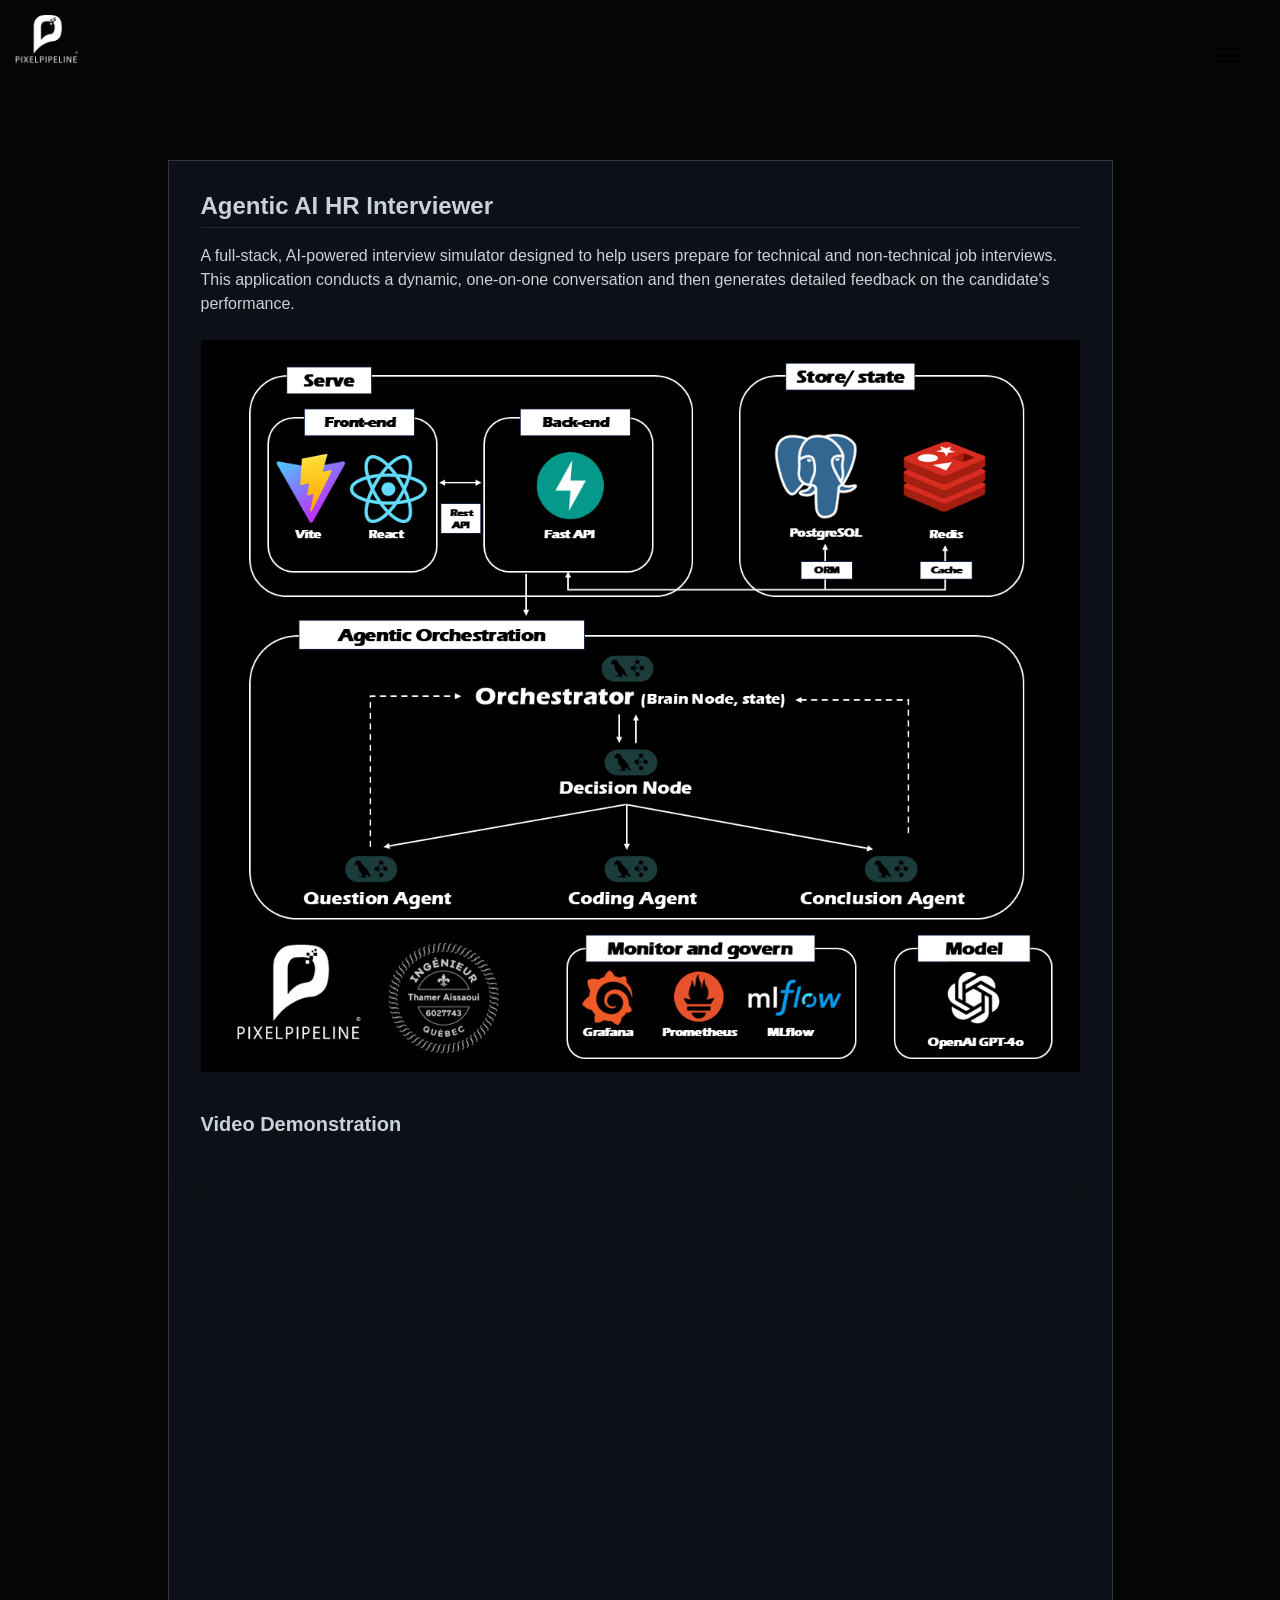
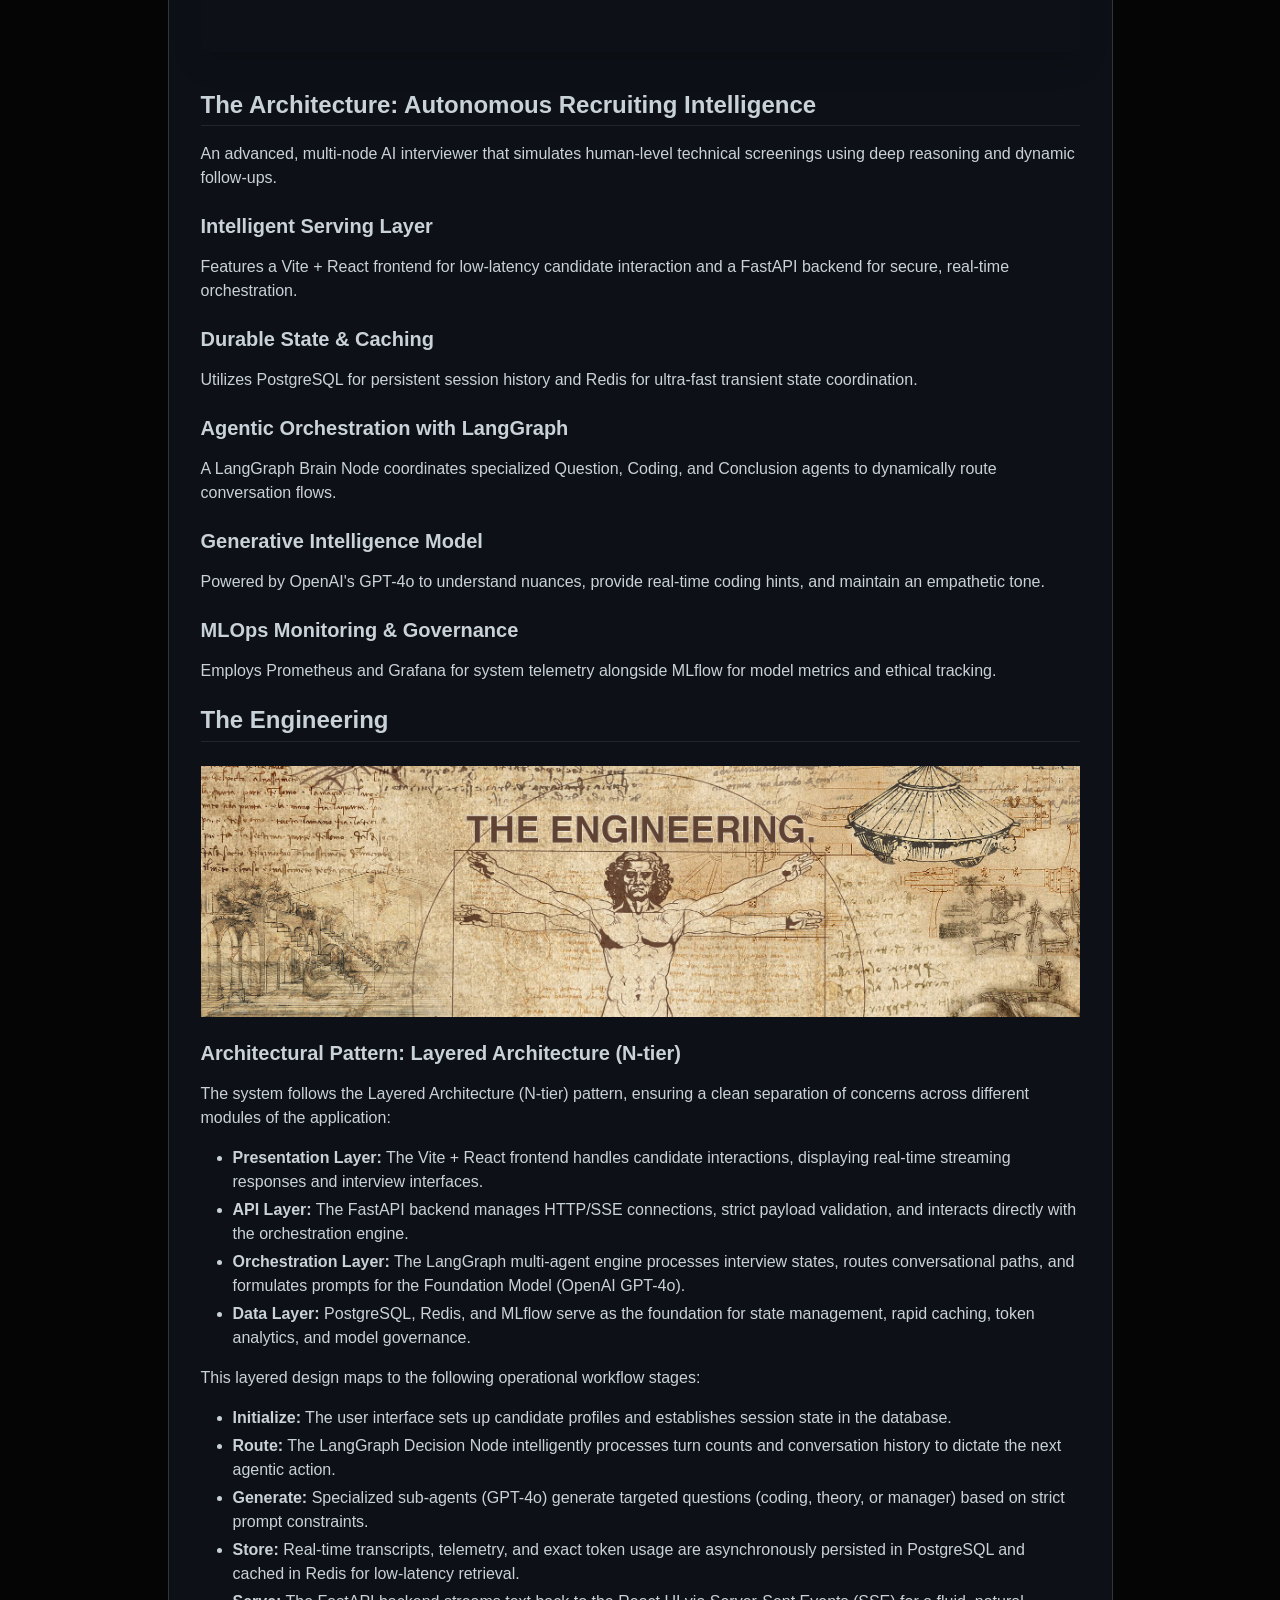
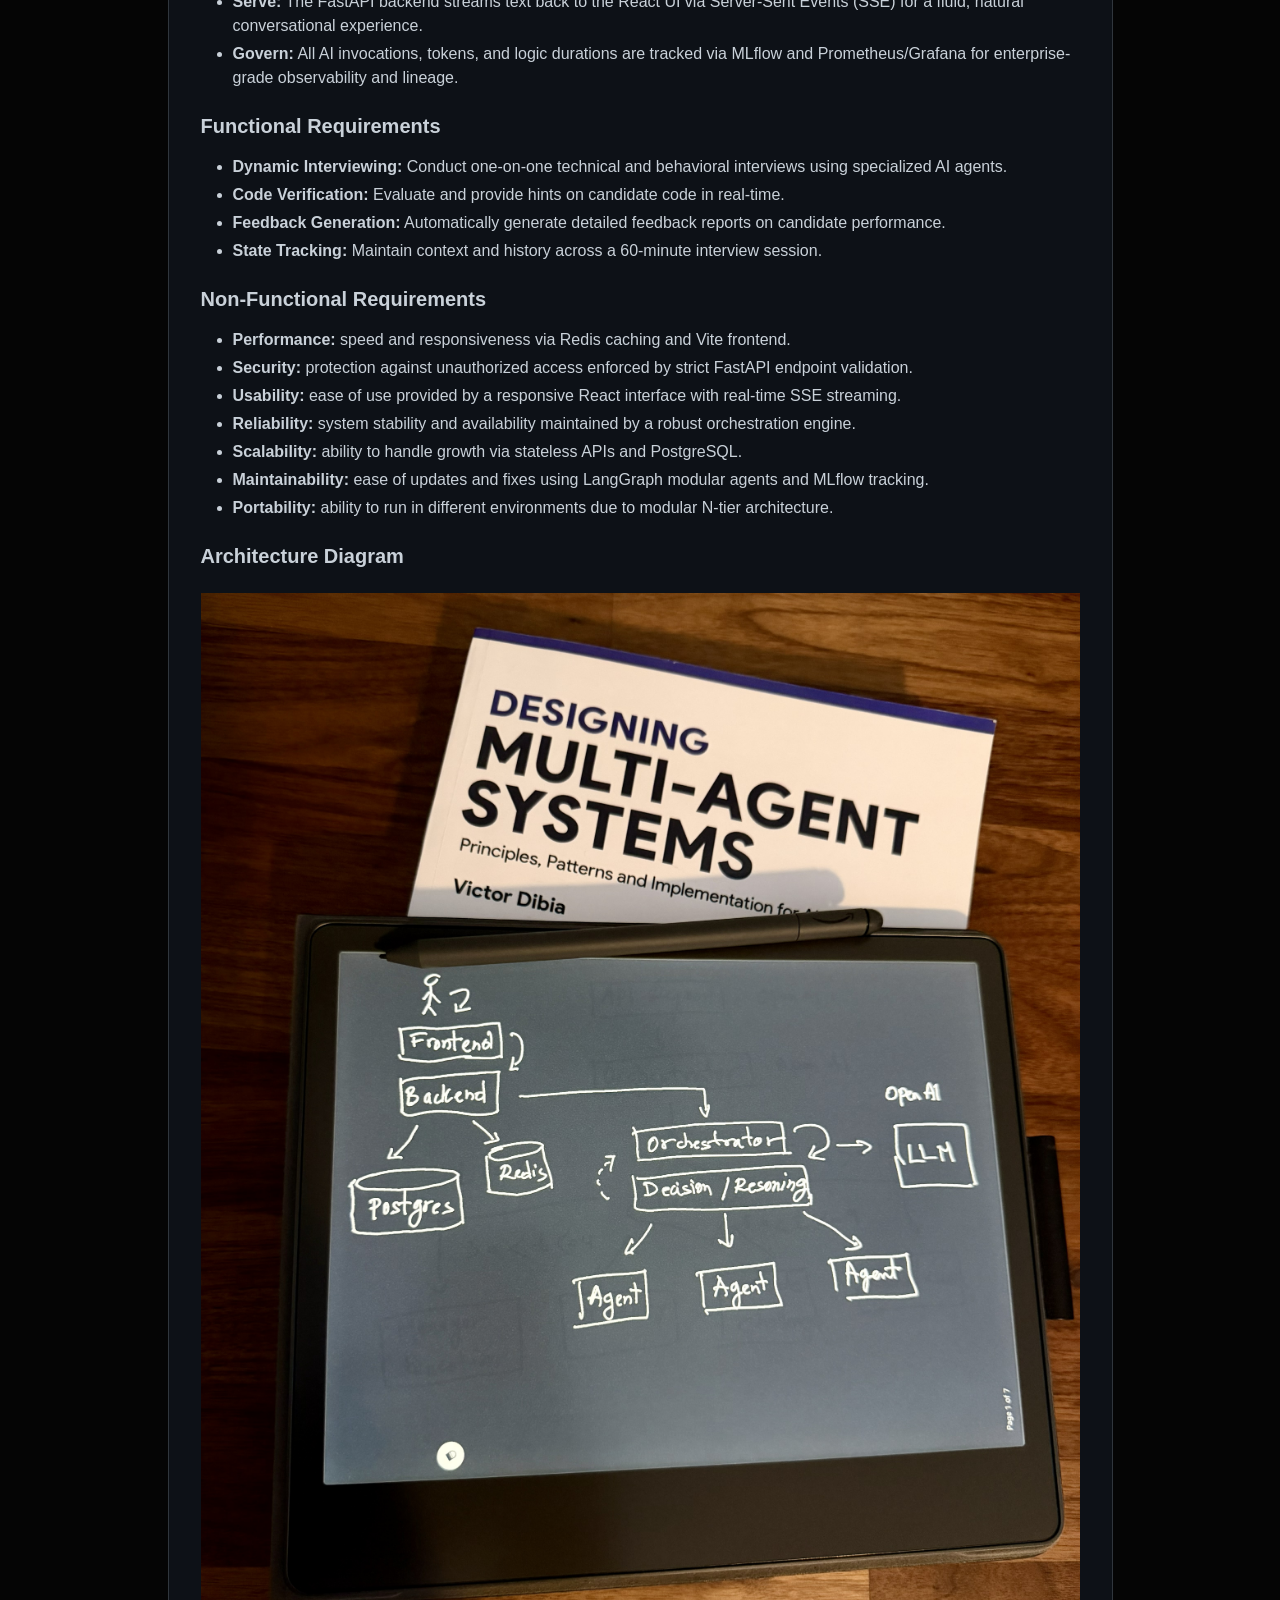
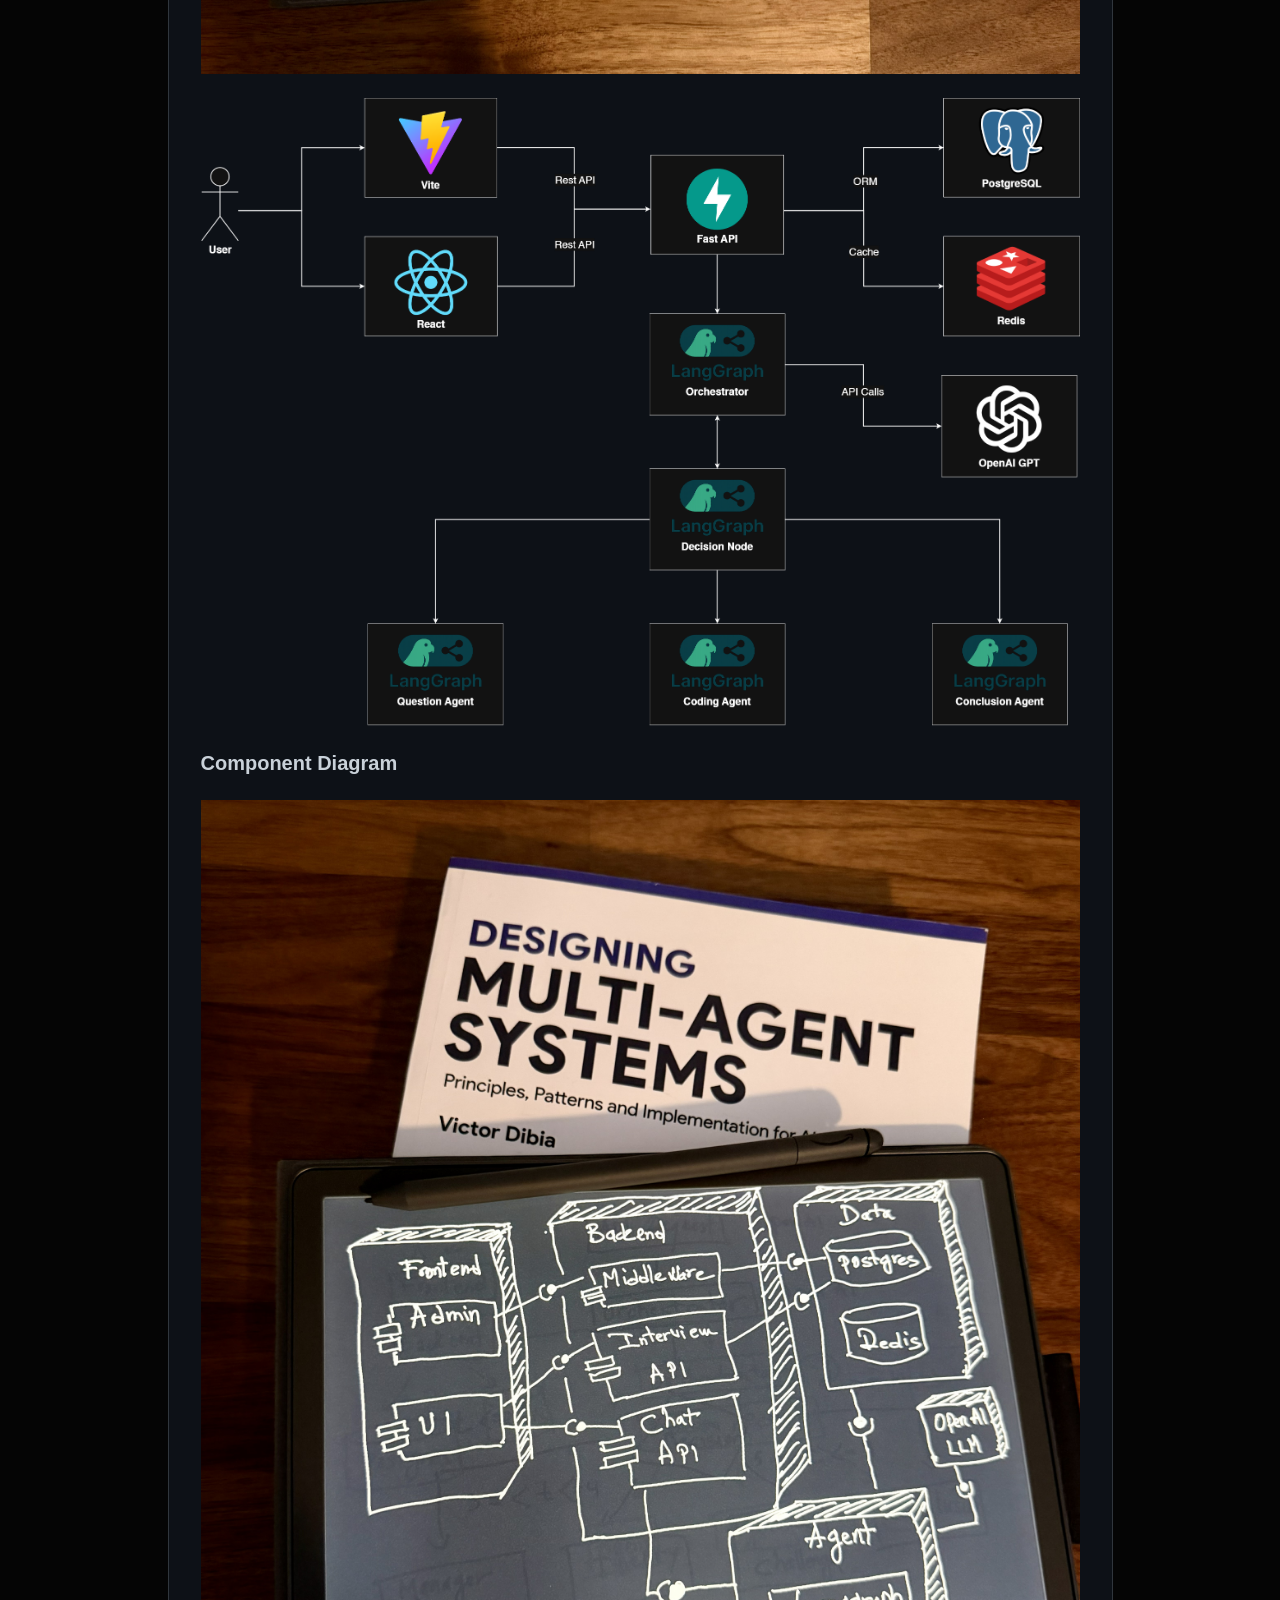
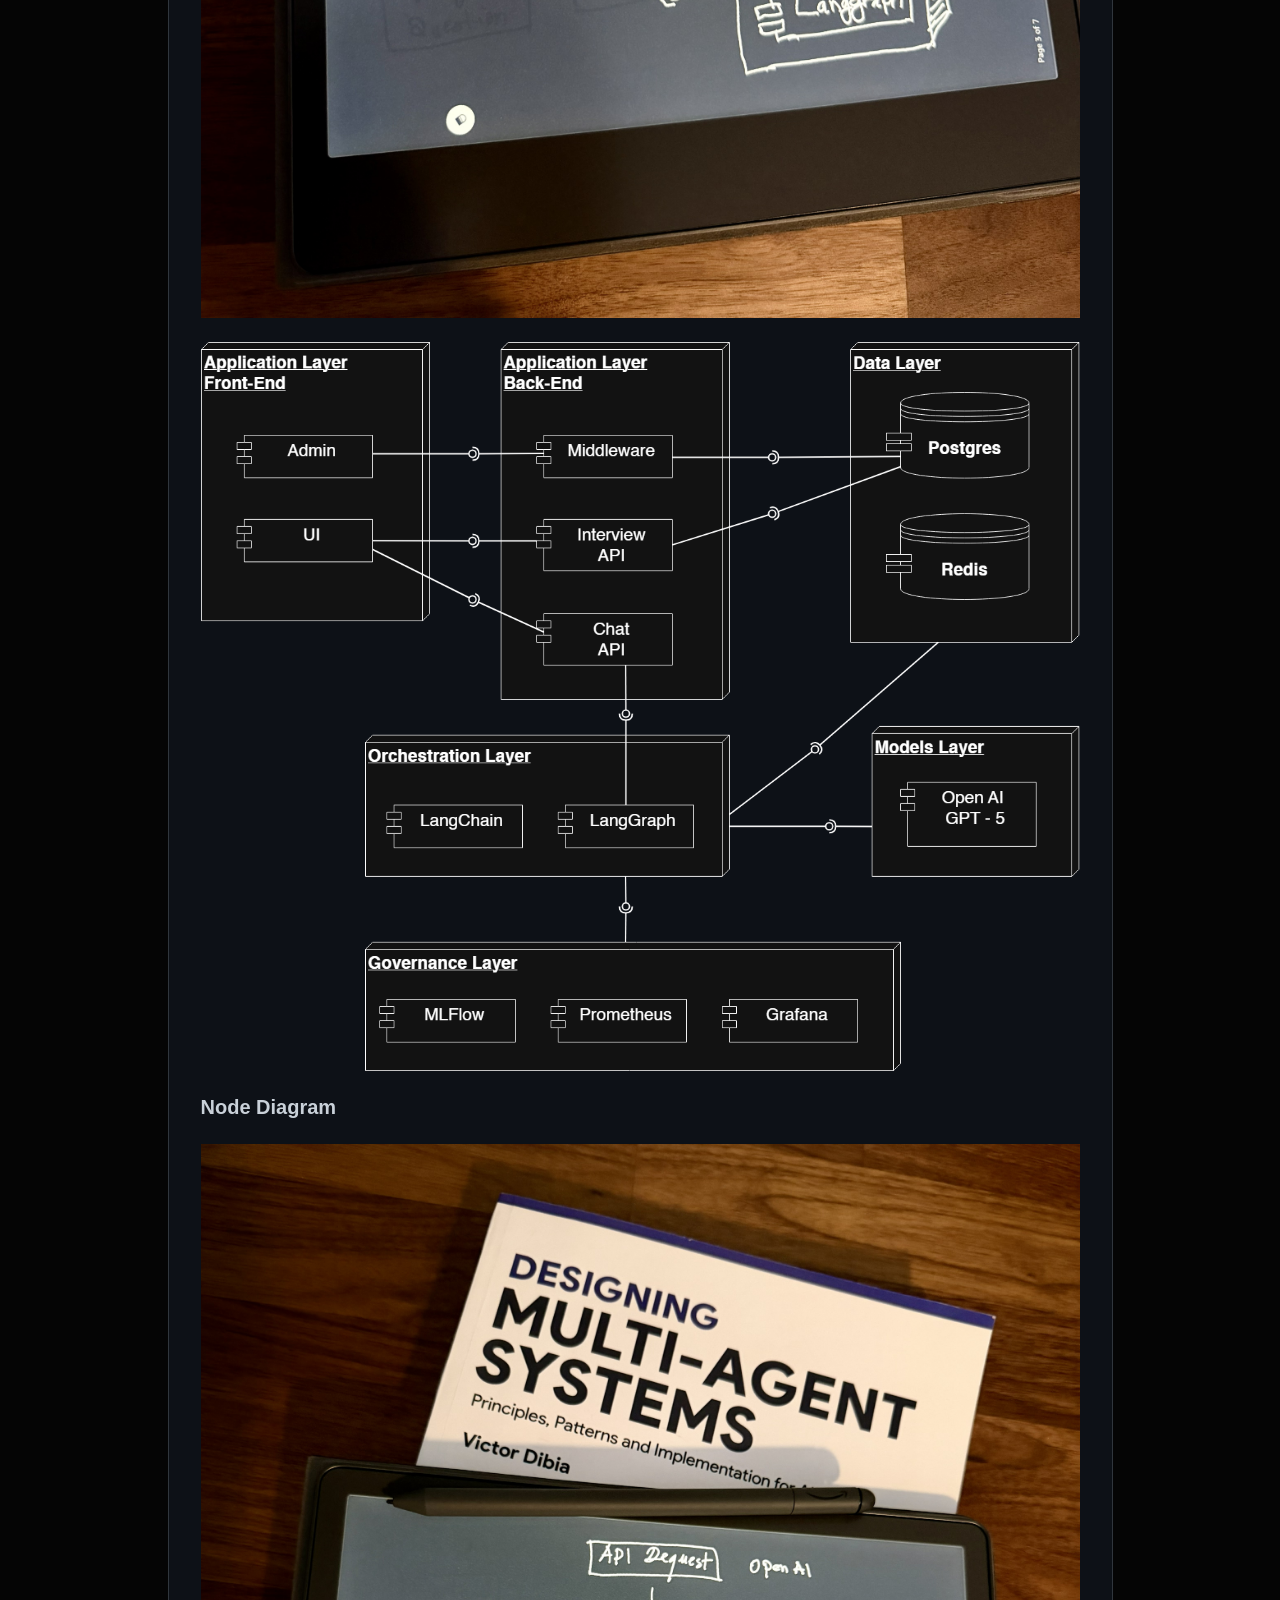
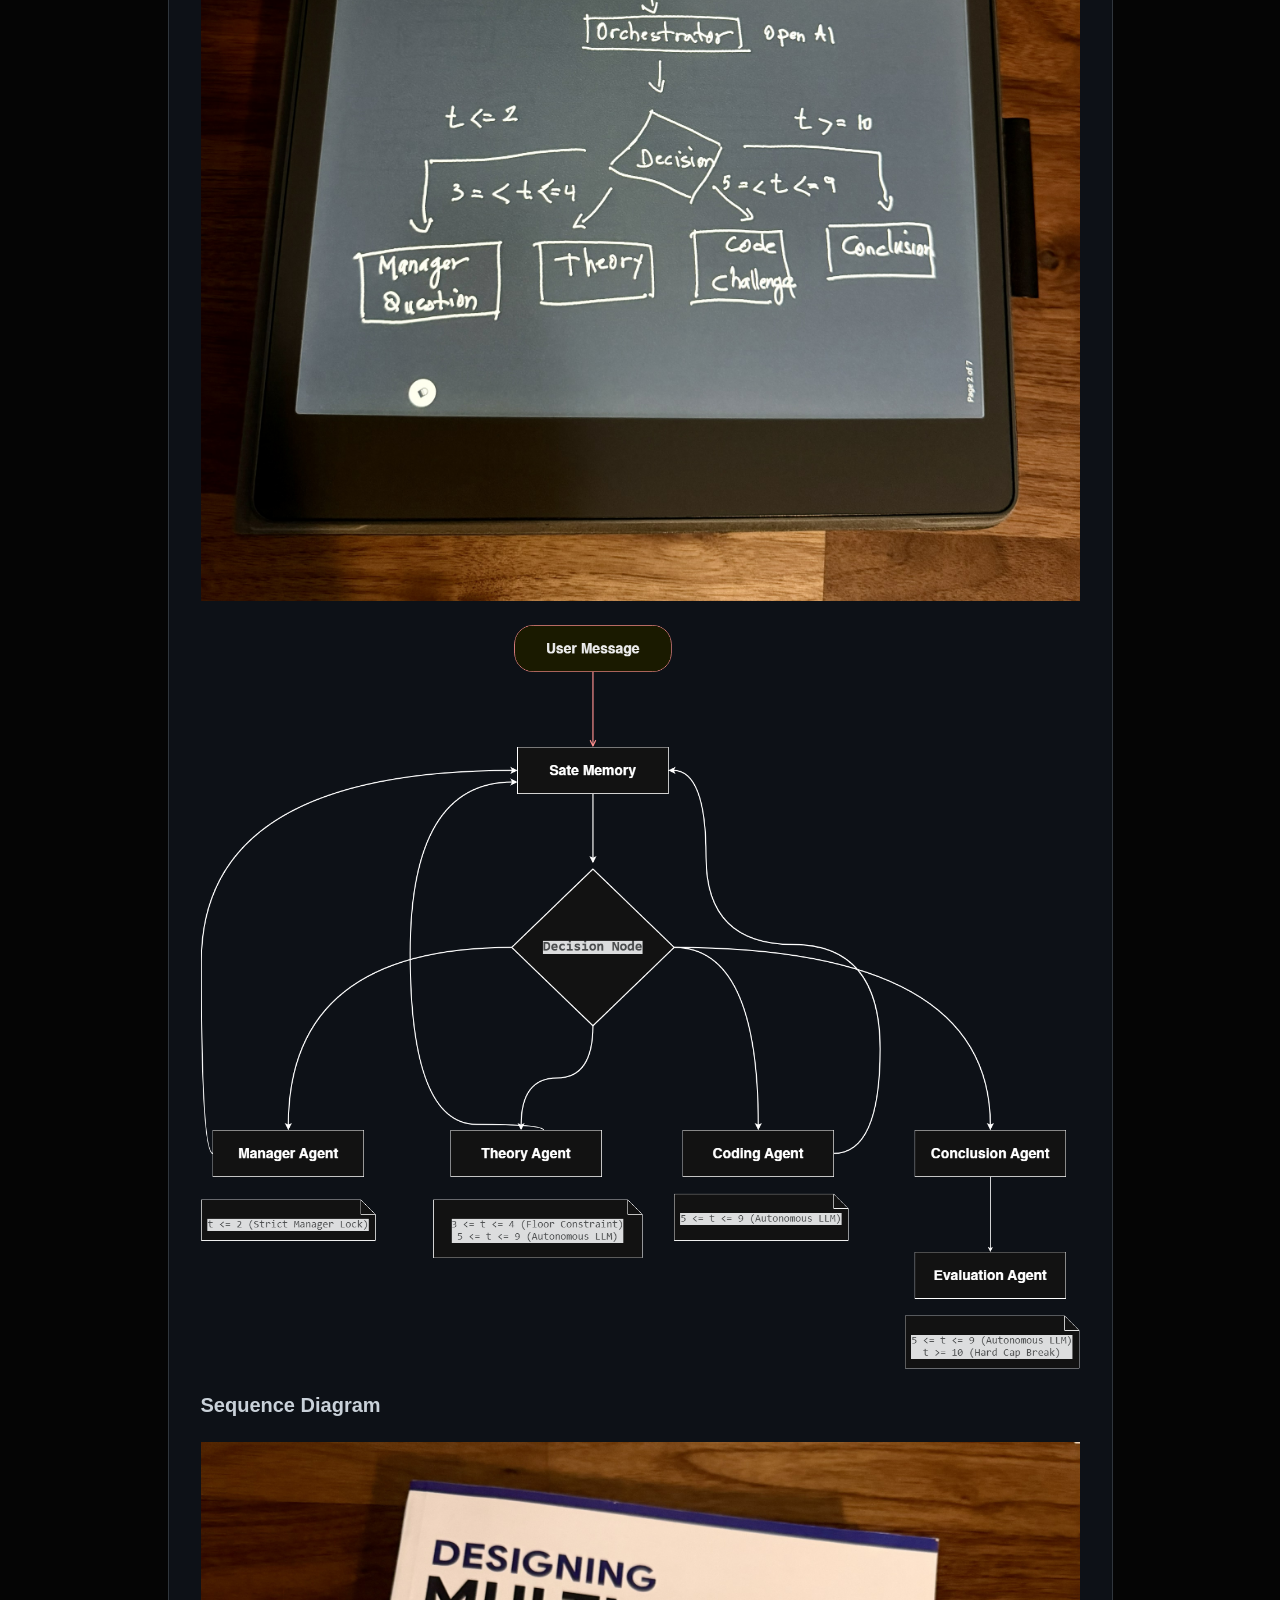
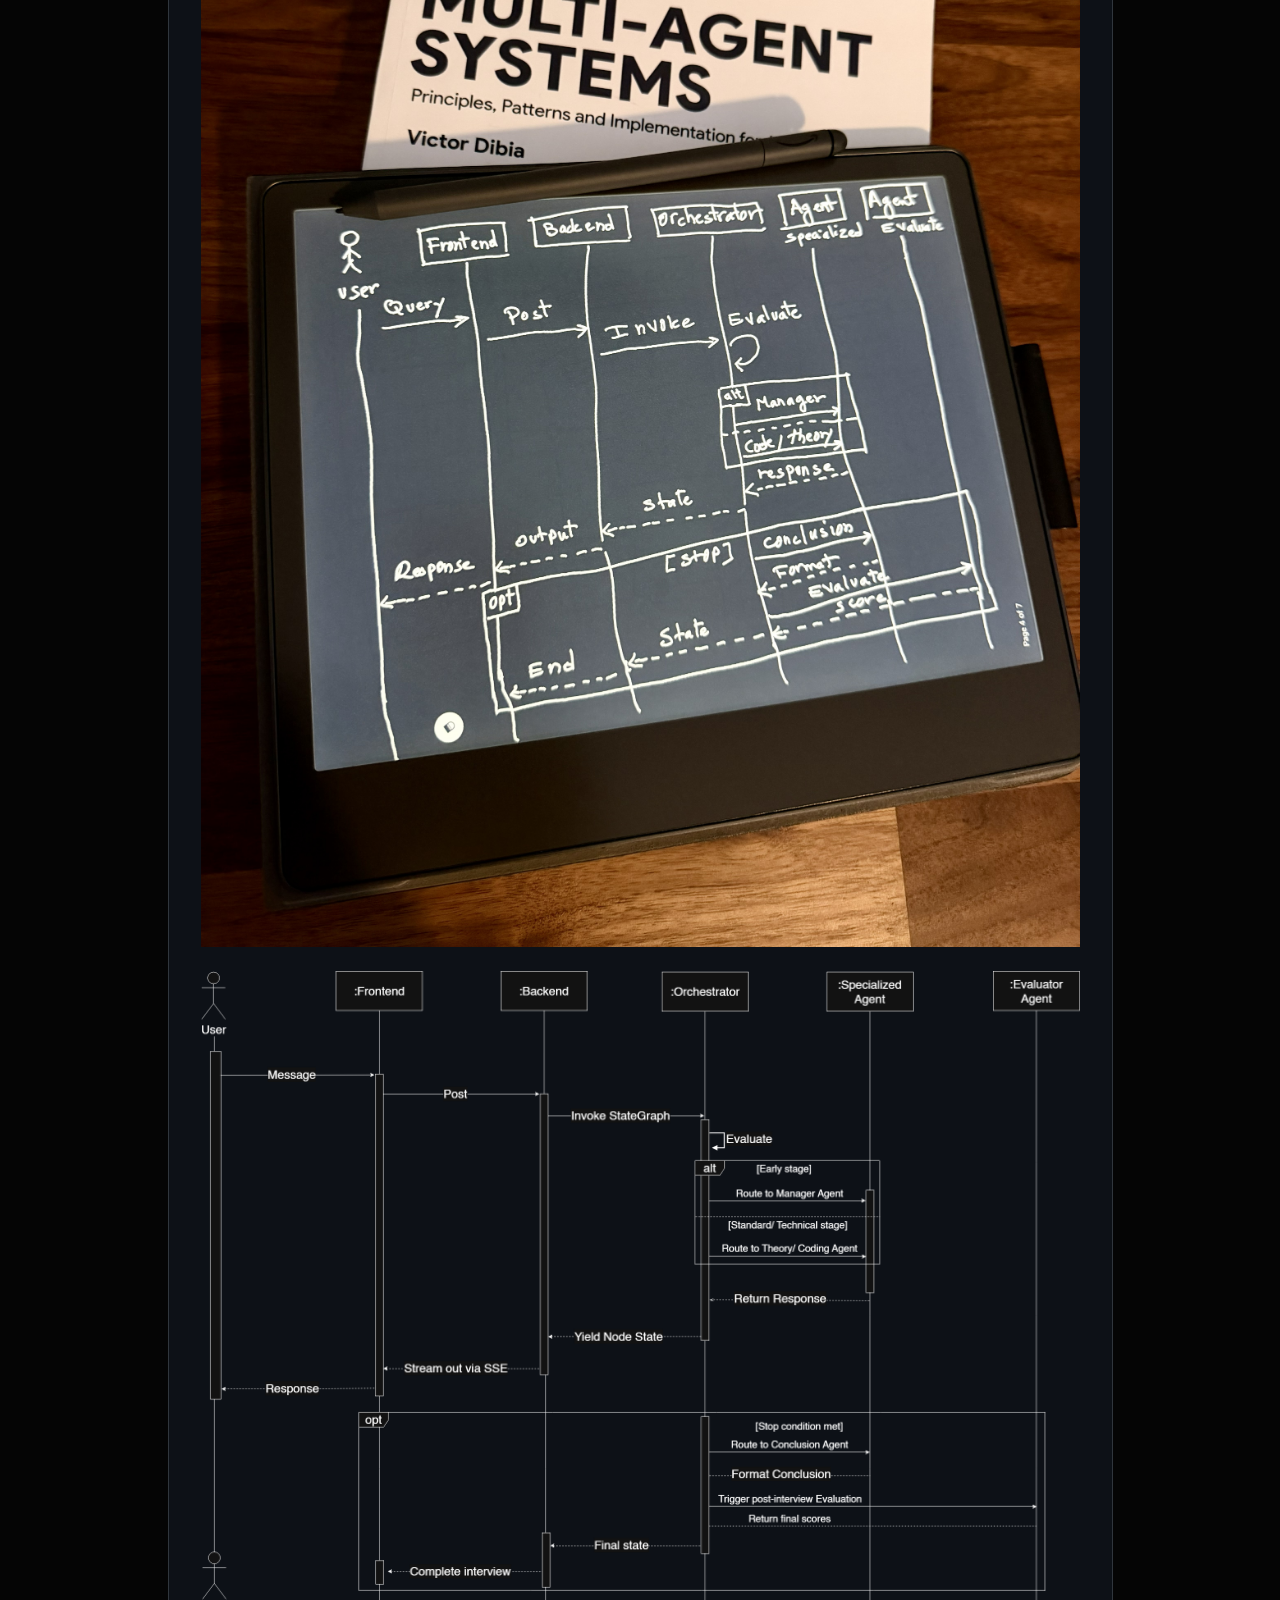
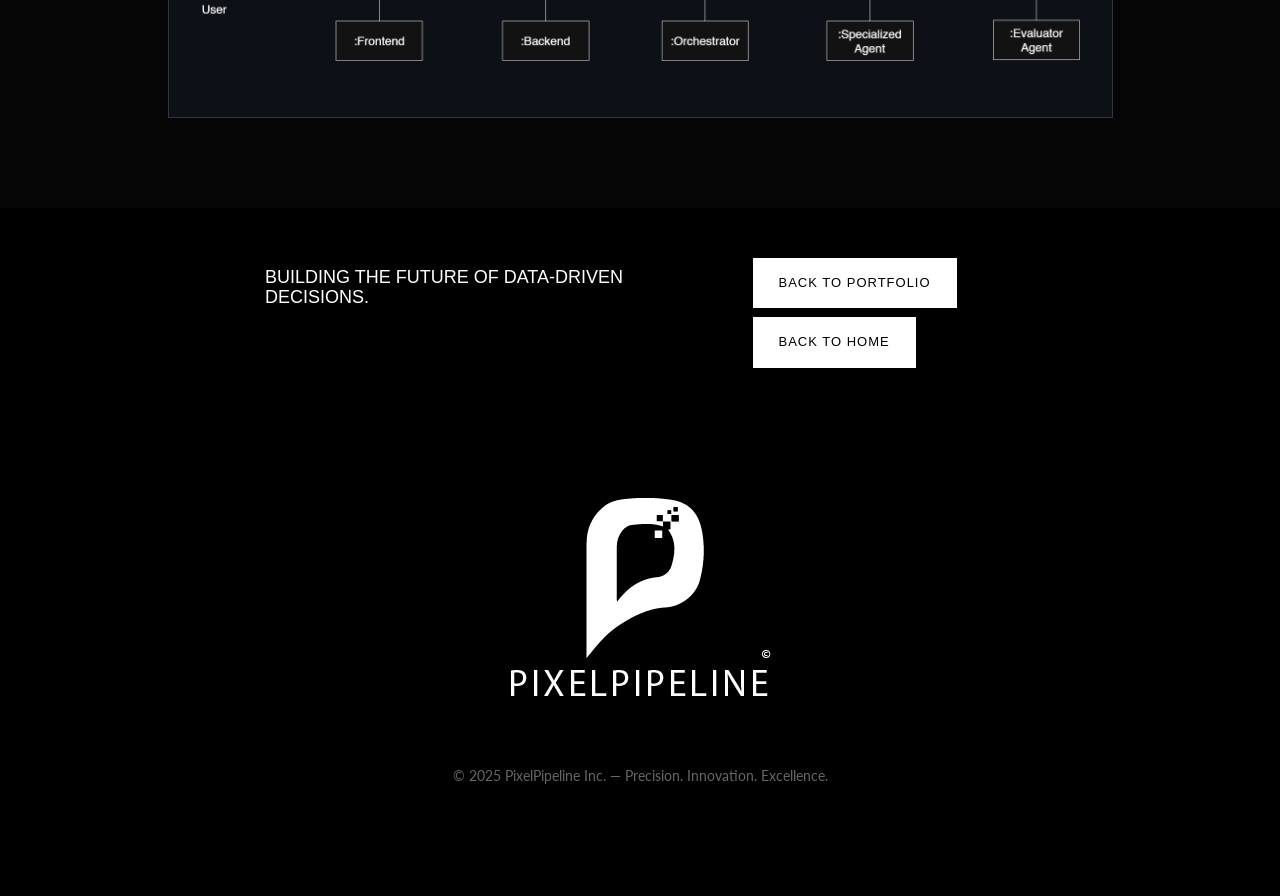
<file: agentic-interview-project.html>
<!DOCTYPE html>
<html lang="en">

<head>
    <title>Agentic AI Interviewer | PixelPipeline</title>
    <meta charset="utf-8">
    <meta http-equiv="X-UA-Compatible" content="IE=edge">
    <meta name="viewport" content="width=device-width, initial-scale=1">
    <meta name="description" content="Agentic AI HR Interviewer using LangGraph and GPT-4o - Project Detail">
    <meta name="author" content="PixelPipeline" />

    <!-- Load Bootstrap -->
    <link rel="stylesheet" href="https://maxcdn.bootstrapcdn.com/bootstrap/3.3.5/css/bootstrap.min.css">
    <link href="https://fonts.googleapis.com/css?family=Lato" rel="stylesheet">
    <link rel="stylesheet" type="text/css" href="css/font-awesome.css">
    <link rel="stylesheet" type="text/css" href="css/style.css">
    <link rel="icon" href="img/favicon.png" type="image/png" />

    <link rel="stylesheet" type="text/css" href="css/project.css">
</head>

<body>
    <header>
        <nav class="navbar navbar-fixed-top" id="header-nav">
            <div class="container-fluid">
                <div class="navbar-header">
                    <a class="navbar-brand" href="index.html">
                        <img src="img/logo-white.png" class="logo-light"
                            alt="PixelPipeline - Data Engineering and AI Solutions">
                        <img src="img/logo.png" class="logo-dark"
                            alt="PixelPipeline - Data Engineering and AI Solutions">
                    </a>
                </div>
                <div class="primary-menu">
                    <button type="button" class="navbar-toggle collapsed" data-toggle="collapse" data-target="#navbar"
                        aria-expanded="false" aria-controls="navbar">
                        <span class="sr-only">Toggle navigation</span>
                        <span class="icon-bar"></span>
                        <span class="icon-bar"></span>
                        <span class="icon-bar"></span>
                    </button>
                    <div id="navbar" class="navbar-collapse collapse">
                        <ul class="nav navbar-nav">
                            <li><a href="index.html">Home</a></li>
                            <li><a href="index.html#architecture-portfolio">Portfolio</a></li>
                            <li><a href="index.html#about">About</a></li>
                            <li><a href="index.html#contact">Contact</a></li>
                        </ul>
                    </div>
                </div>
            </div>
        </nav>

        <div class="main-head">
            <div class="container">
                <div class="row">
                    <div class="col-md-10 col-md-offset-1">
                        <div class="detailed-description">
                            <h2 style="margin-top: 0;">Agentic AI HR Interviewer</h2>
                            <p>A full-stack, AI-powered interview simulator designed to help users prepare for technical
                                and non-technical job interviews. This application conducts a dynamic, one-on-one
                                conversation and then generates detailed feedback on the candidate's performance.</p>

                            <div class="project-image-container">
                                <img src="img/portfolio/PixelPipeline_WORKFLOW_Job_Interview_Agentic_LLMs.png"
                                    alt="Agentic AI Job Interviewer Workflow Diagram">
                            </div>

                            <div class="video-container" style="margin: 40px 0;">
                                <h5 style="margin-top: 0; margin-bottom: 20px;">Video Demonstration</h5>
                                <div class="embed-responsive embed-responsive-16by9"
                                    style="box-shadow: 0 10px 30px rgba(0,0,0,0.15); border-radius: 8px; overflow: hidden;">
                                    <iframe class="embed-responsive-item"
                                        src="https://www.youtube.com/embed/cMkWL-ic8hI" allowfullscreen></iframe>
                                </div>
                            </div>

                            <h2>The Architecture: Autonomous Recruiting Intelligence</h2>
                            <p>An advanced, multi-node AI interviewer that simulates human-level technical screenings
                                using deep reasoning and dynamic follow-ups.</p>

                            <h5>Intelligent Serving Layer</h5>
                            <p>Features a Vite + React frontend for low-latency candidate interaction and a FastAPI
                                backend for secure, real-time orchestration.</p>

                            <h5>Durable State & Caching</h5>
                            <p>Utilizes PostgreSQL for persistent session history and Redis for ultra-fast transient
                                state coordination.</p>

                            <h5>Agentic Orchestration with LangGraph</h5>
                            <p>A LangGraph Brain Node coordinates specialized Question, Coding, and Conclusion agents to
                                dynamically route conversation flows.</p>

                            <h5>Generative Intelligence Model</h5>
                            <p>Powered by OpenAI's GPT-4o to understand nuances, provide real-time coding hints, and
                                maintain an empathetic tone.</p>

                            <h5>MLOps Monitoring & Governance</h5>
                            <p>Employs Prometheus and Grafana for system telemetry alongside MLflow for model metrics
                                and ethical tracking.</p>

                            <h2>The Engineering</h2>

                            <div class="project-image-container">
                                <img src="img/PixelPipeline_Architecture_Engineering.jpg"
                                    alt="Agentic AI Job Interviewer Workflow Diagram">
                            </div>

                            <h5>Architectural Pattern: Layered Architecture (N-tier)</h5>
                            <p>The system follows the Layered Architecture (N-tier) pattern, ensuring a clean separation
                                of concerns across different modules of the application:</p>
                            <ul>
                                <li><b>Presentation Layer:</b> The Vite + React frontend handles candidate interactions,
                                    displaying real-time streaming responses and interview interfaces.</li>
                                <li><b>API Layer:</b> The FastAPI backend manages HTTP/SSE connections, strict payload
                                    validation, and interacts directly with the orchestration engine.</li>
                                <li><b>Orchestration Layer:</b> The LangGraph multi-agent engine processes interview
                                    states, routes conversational paths, and formulates prompts for the Foundation Model
                                    (OpenAI GPT-4o).</li>
                                <li><b>Data Layer:</b> PostgreSQL, Redis, and MLflow serve as the foundation for state
                                    management, rapid caching, token analytics, and model governance.</li>
                            </ul>

                            <p>This layered design maps to the following operational workflow stages:</p>
                            <ul>
                                <li><b>Initialize:</b> The user interface sets up candidate profiles and establishes
                                    session state in the database.</li>
                                <li><b>Route:</b> The LangGraph Decision Node intelligently processes turn counts and
                                    conversation history to dictate the next agentic action.</li>
                                <li><b>Generate:</b> Specialized sub-agents (GPT-4o) generate targeted questions
                                    (coding, theory, or manager) based on strict prompt constraints.</li>
                                <li><b>Store:</b> Real-time transcripts, telemetry, and exact token usage are
                                    asynchronously persisted in PostgreSQL and cached in Redis for low-latency
                                    retrieval.</li>
                                <li><b>Serve:</b> The FastAPI backend streams text back to the React UI via Server-Sent
                                    Events (SSE) for a fluid, natural conversational experience.</li>
                                <li><b>Govern:</b> All AI invocations, tokens, and logic durations are tracked via
                                    MLflow and Prometheus/Grafana for enterprise-grade observability and lineage.</li>
                            </ul>

                            <h5>Functional Requirements</h5>
                            <ul>
                                <li><b>Dynamic Interviewing:</b> Conduct one-on-one technical and behavioral interviews
                                    using specialized AI agents.</li>
                                <li><b>Code Verification:</b> Evaluate and provide hints on candidate code in real-time.
                                </li>
                                <li><b>Feedback Generation:</b> Automatically generate detailed feedback reports on
                                    candidate performance.</li>
                                <li><b>State Tracking:</b> Maintain context and history across a 60-minute interview
                                    session.</li>
                            </ul>

                            <h5>Non-Functional Requirements</h5>
                            <ul>
                                <li><b>Performance:</b> speed and responsiveness via Redis caching and Vite frontend.
                                </li>
                                <li><b>Security:</b> protection against unauthorized access enforced by strict FastAPI
                                    endpoint validation.</li>
                                <li><b>Usability:</b> ease of use provided by a responsive React interface with
                                    real-time SSE streaming.</li>
                                <li><b>Reliability:</b> system stability and availability maintained by a robust
                                    orchestration engine.</li>
                                <li><b>Scalability:</b> ability to handle growth via stateless APIs and PostgreSQL.</li>
                                <li><b>Maintainability:</b> ease of updates and fixes using LangGraph modular agents and
                                    MLflow tracking.</li>
                                <li><b>Portability:</b> ability to run in different environments due to modular N-tier
                                    architecture.</li>
                            </ul>

                            <h5>Architecture Diagram</h5>
                            <div class="project-image-container">
                                <img src="img/portfolio/PixelPipeline_Architecture_Eng_Job_Interview_Agentic_LLMs.jpg"
                                    alt="Agentic AI Job Interviewer Workflow Diagram">
                            </div>
                            <div class="project-image-container">
                                <img src="img/portfolio/PixelPipeline_Architecture_Job_Interview_Agentic_LLMs.png"
                                    alt="Agentic AI Job Interviewer Workflow Diagram">
                            </div>

                            <h5>Component Diagram</h5>
                            <div class="project-image-container">
                                <img src="img/portfolio/PixelPipeline_Component_diagram_Eng_Job_Interview_Agentic_LLMs.jpg"
                                    alt="Agentic AI Job Interviewer Workflow Diagram">
                            </div>
                            <div class="project-image-container">
                                <img src="img/portfolio/PixelPipeline_Component_diagram_Job_Interview_Agentic_LLMs.png"
                                    alt="Agentic AI Job Interviewer Workflow Diagram">
                            </div>

                            <h5>Node Diagram</h5>
                            <div class="project-image-container">
                                <img src="img/portfolio/PixelPipeline_Node_Diagram_Eng_Job_Interview_Agentic_LLMs.jpg"
                                    alt="Agentic AI Job Interviewer Workflow Diagram">
                            </div>
                            <div class="project-image-container">
                                <img src="img/portfolio/PixelPipeline_Agent_Flow_Job_Interview_Agentic_LLMs.png"
                                    alt="Agentic AI Job Interviewer Workflow Diagram">
                            </div>

                            <h5>Sequence Diagram</h5>
                            <div class="project-image-container">
                                <img src="img/portfolio/PixelPipeline_Sequence_diagram_Eng_Job_Interview_Agentic_LLMs.jpg"
                                    alt="Agentic AI Job Interviewer Workflow Diagram">
                            </div>
                            <div class="project-image-container">
                                <img src="img/portfolio/PixelPipeline_Sequence_diagram_Job_Interview_Agentic_LLMs.png"
                                    alt="Agentic AI Job Interviewer Workflow Diagram">
                            </div>

                        </div>
                    </div>
                </div>
            </div>
        </div>
    </header>

    <div class="call-to-action">
        <div class="container">
            <div class="row">
                <div class="col-md-5 col-md-offset-2">
                    <h4>Building the Future of Data-Driven Decisions.</h4>
                </div>
                <div class="col-md-2 text-center">
                    <a href="portfolio.html" class="btn btn-cta">Back to Portfolio</a>
                </div>
            </div>
            <div class="row">
                <div class="col-md-5 col-md-offset-2">

                </div>
                <div class="col-md-2 text-center">
                    <a href="index.html" class="btn btn-cta">Back to Home</a>
                </div>
            </div>
        </div>
    </div>

    <footer>
        <div class="container text-center">
            <img src="img/logo-white.png" class="logo-footer" alt="PixelPipeline - Data Engineering & AI Consulting">
            <p style="color: #666; font-size: 14px; margin-top: 20px;">© 2025 PixelPipeline Inc. — Precision.
                Innovation. Excellence.</p>
        </div>
    </footer>

    <!-- Scripts -->
    <script src="https://code.jquery.com/jquery-3.6.0.min.js"></script>
    <script src="https://maxcdn.bootstrapcdn.com/bootstrap/3.3.5/js/bootstrap.min.js"></script>
    <script src="js/smooth-scroll.js"></script>
    <script src="js/custom.js"></script>
</body>

</html>
</file>
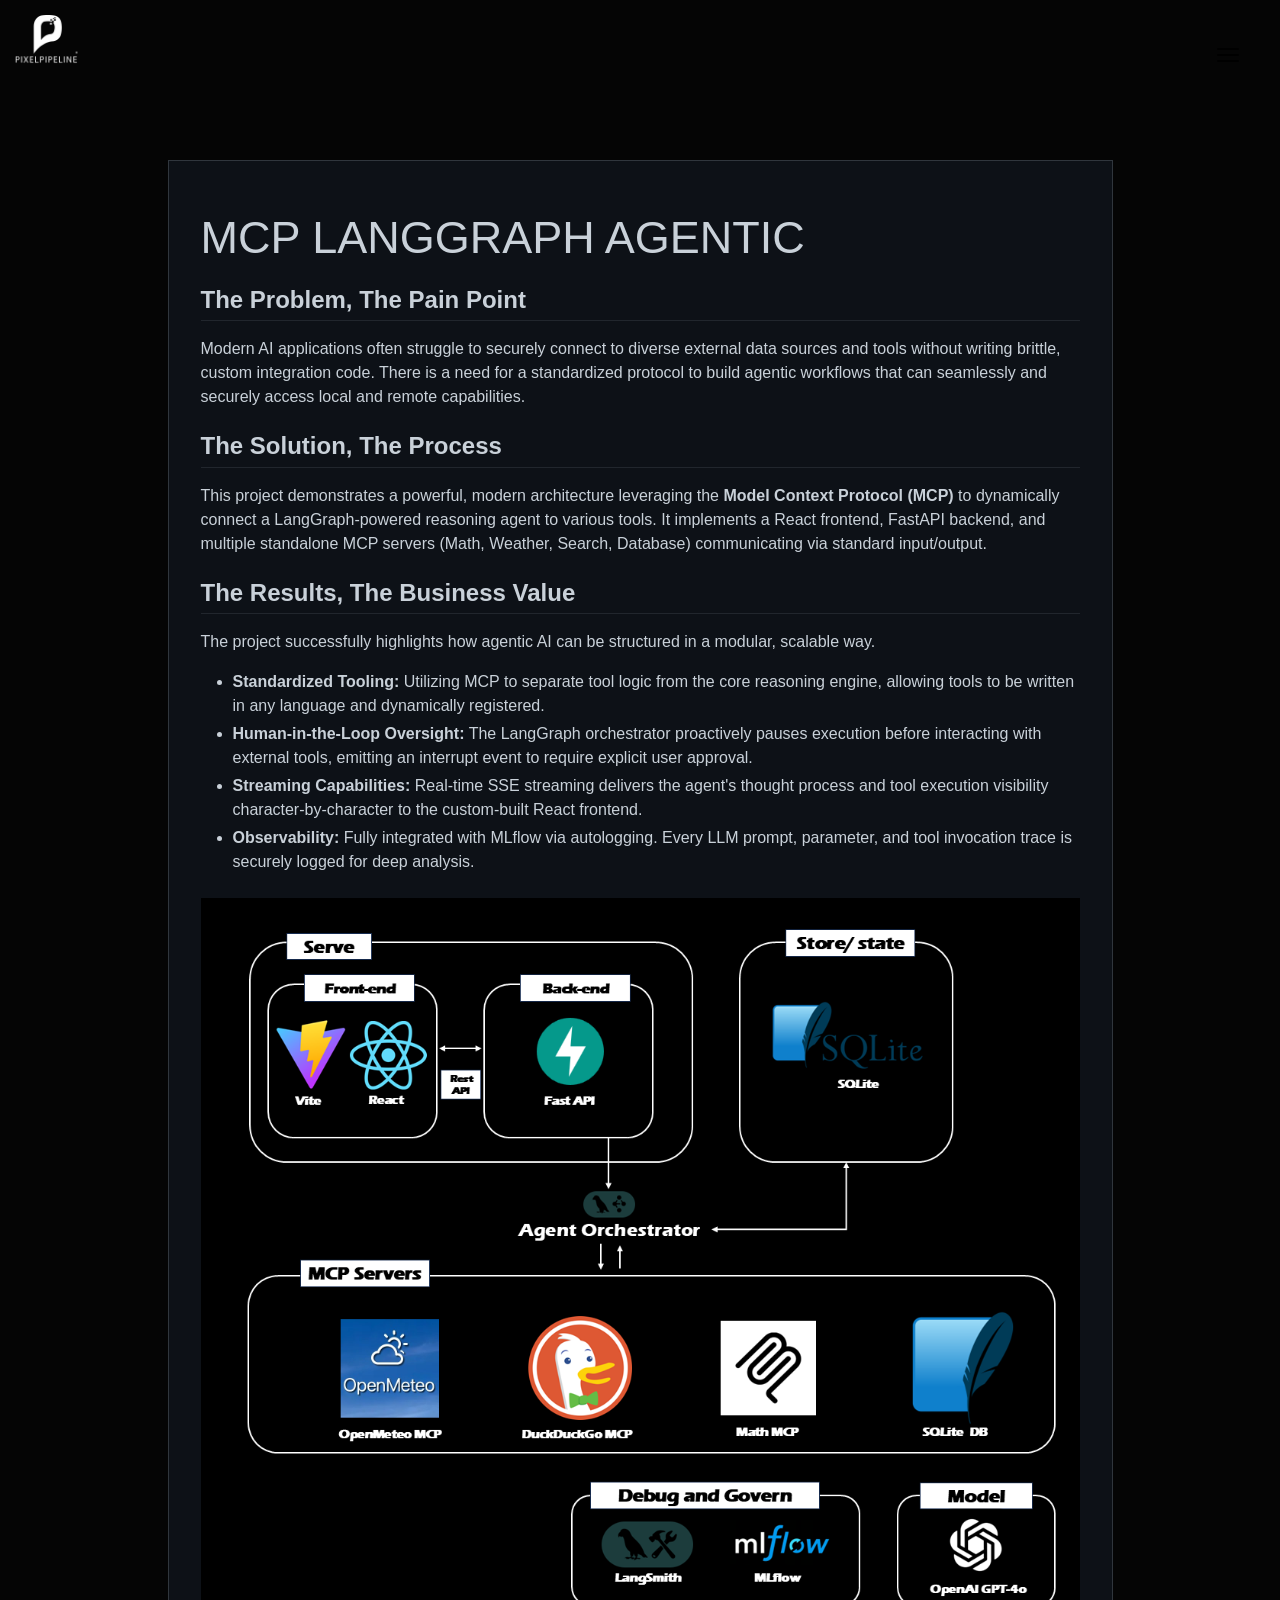
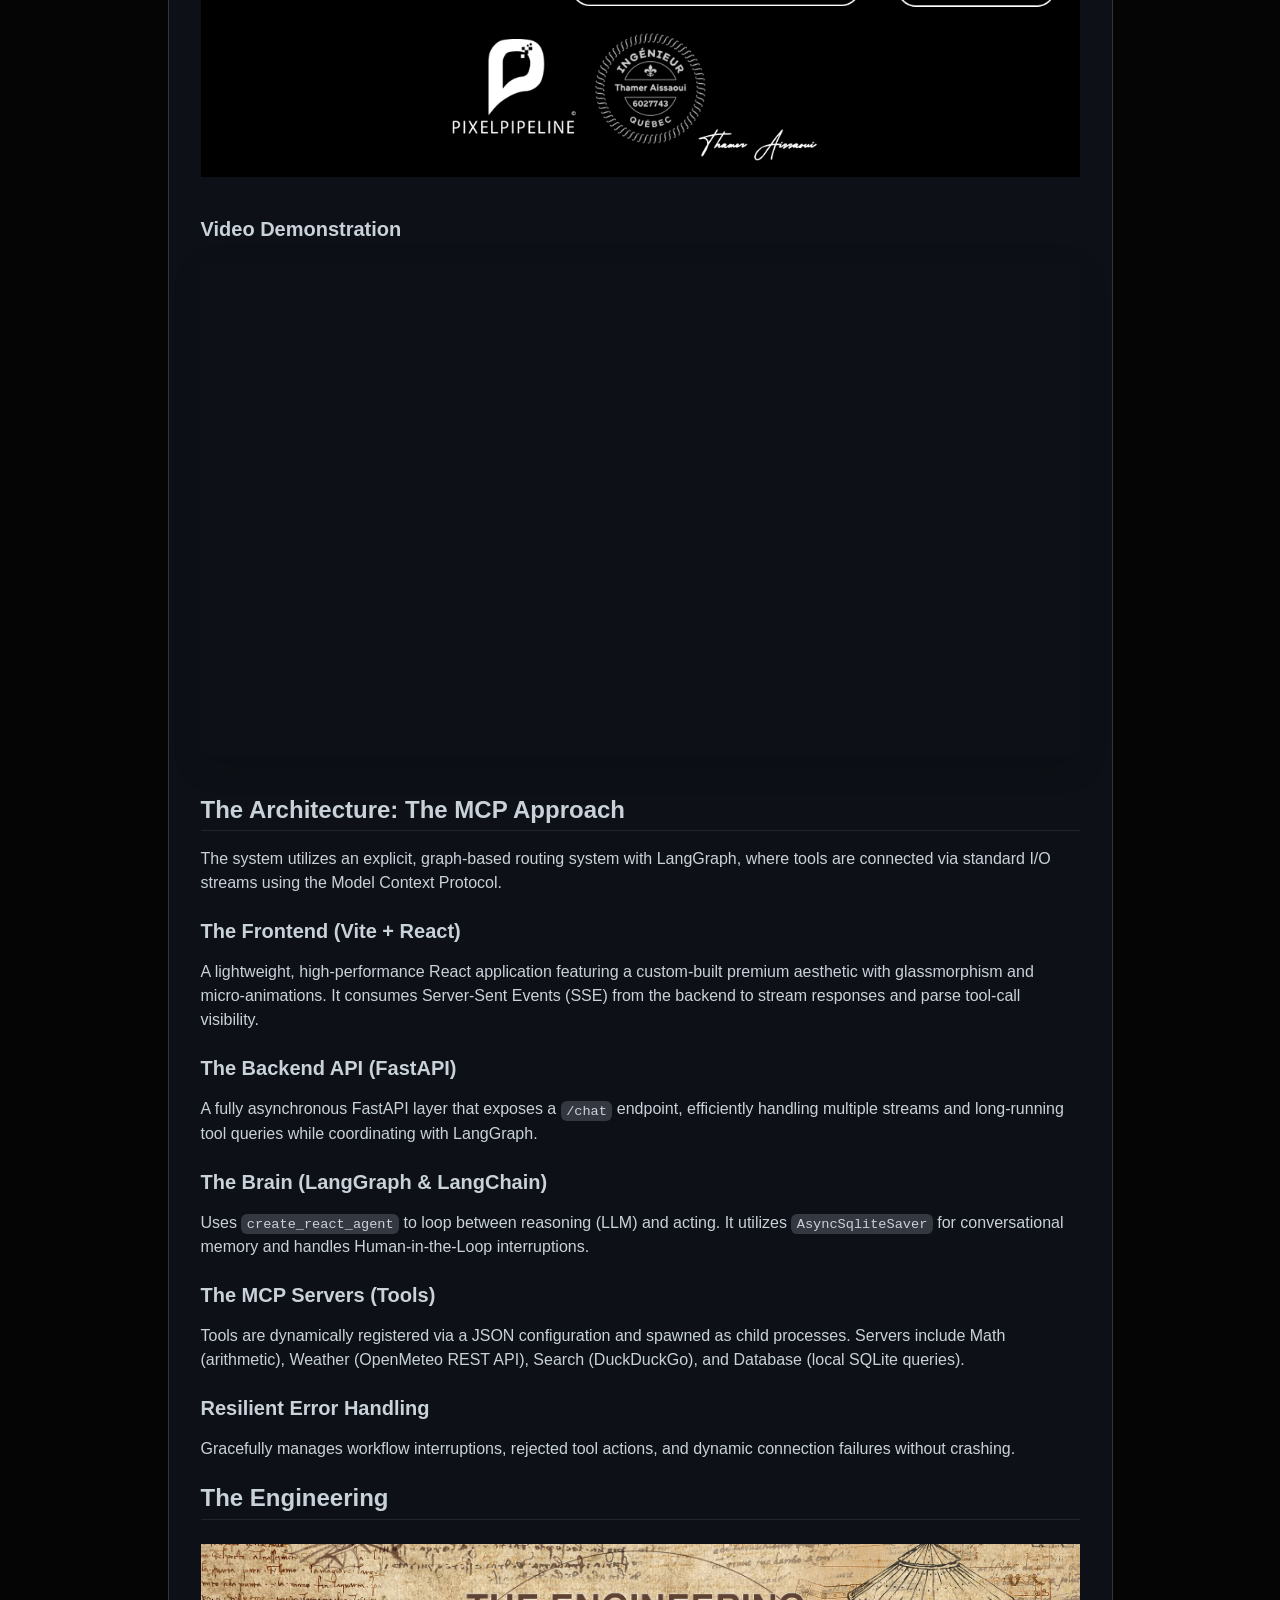
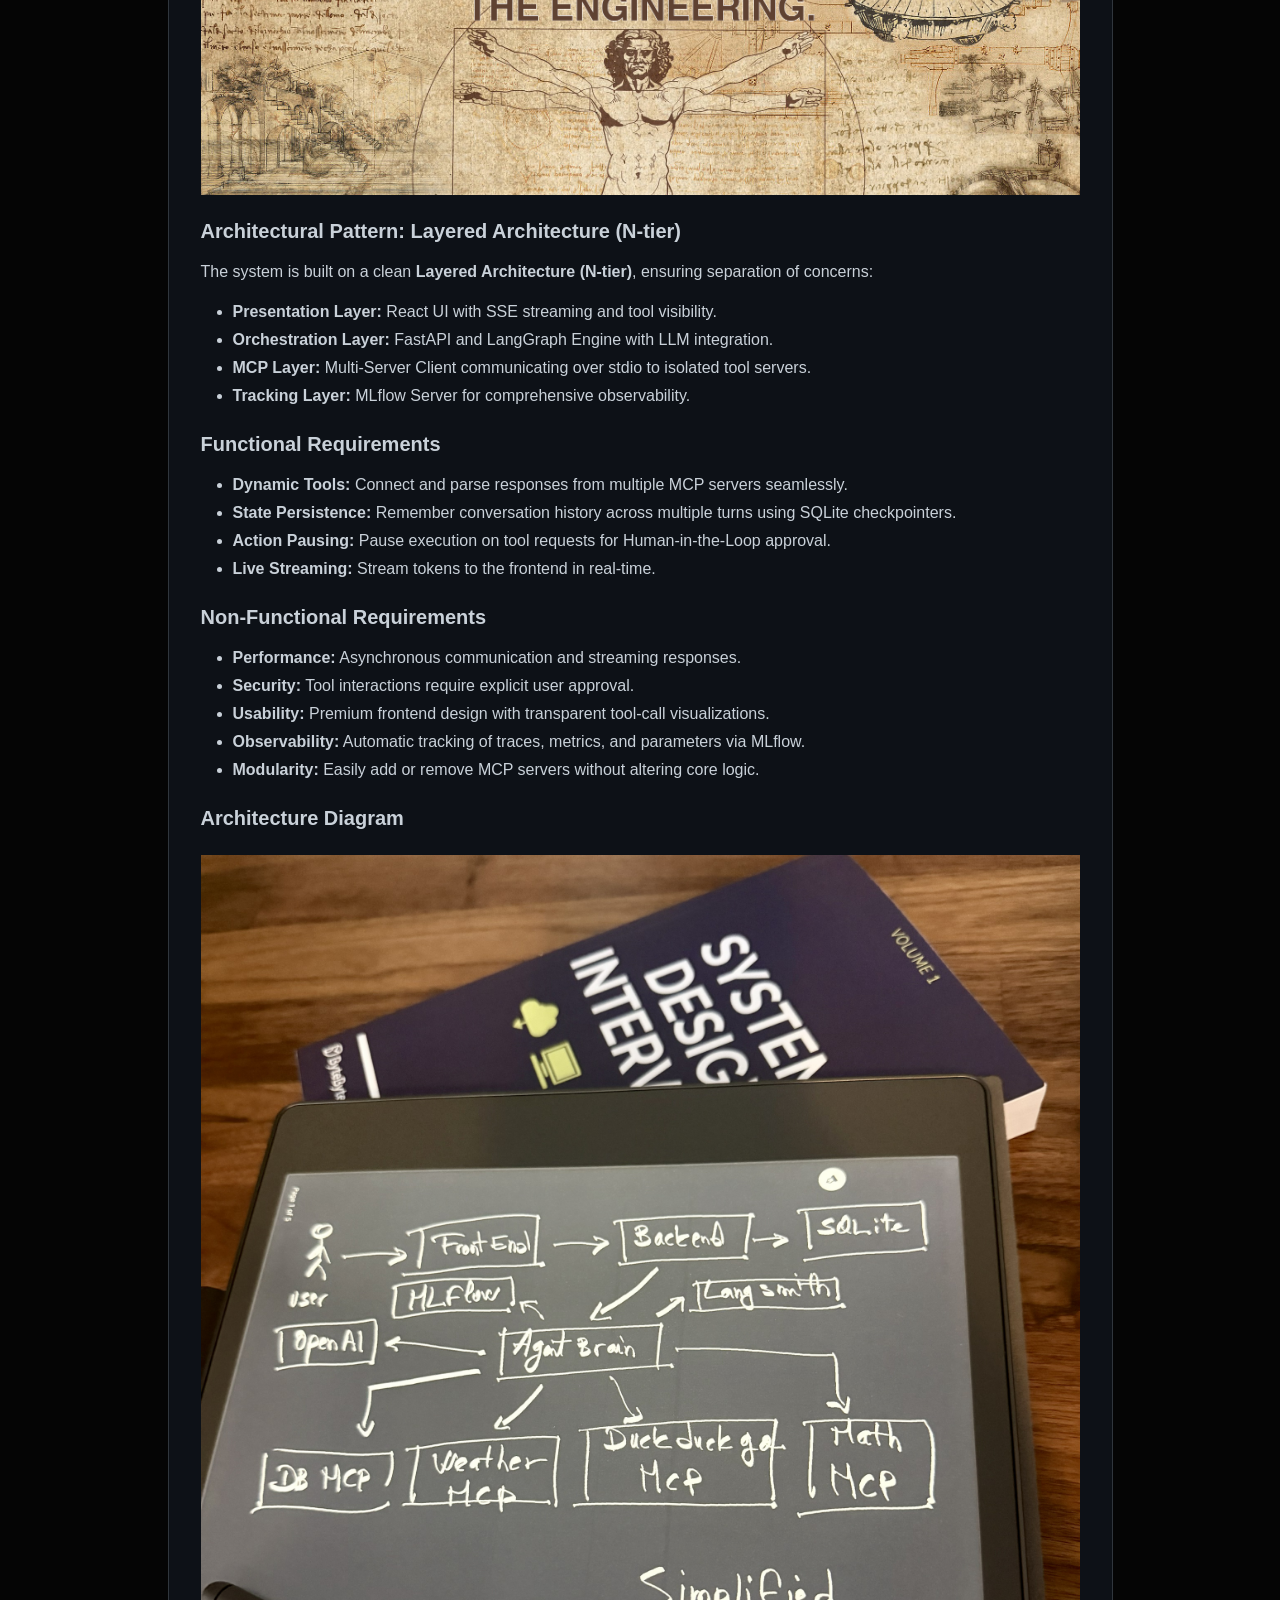
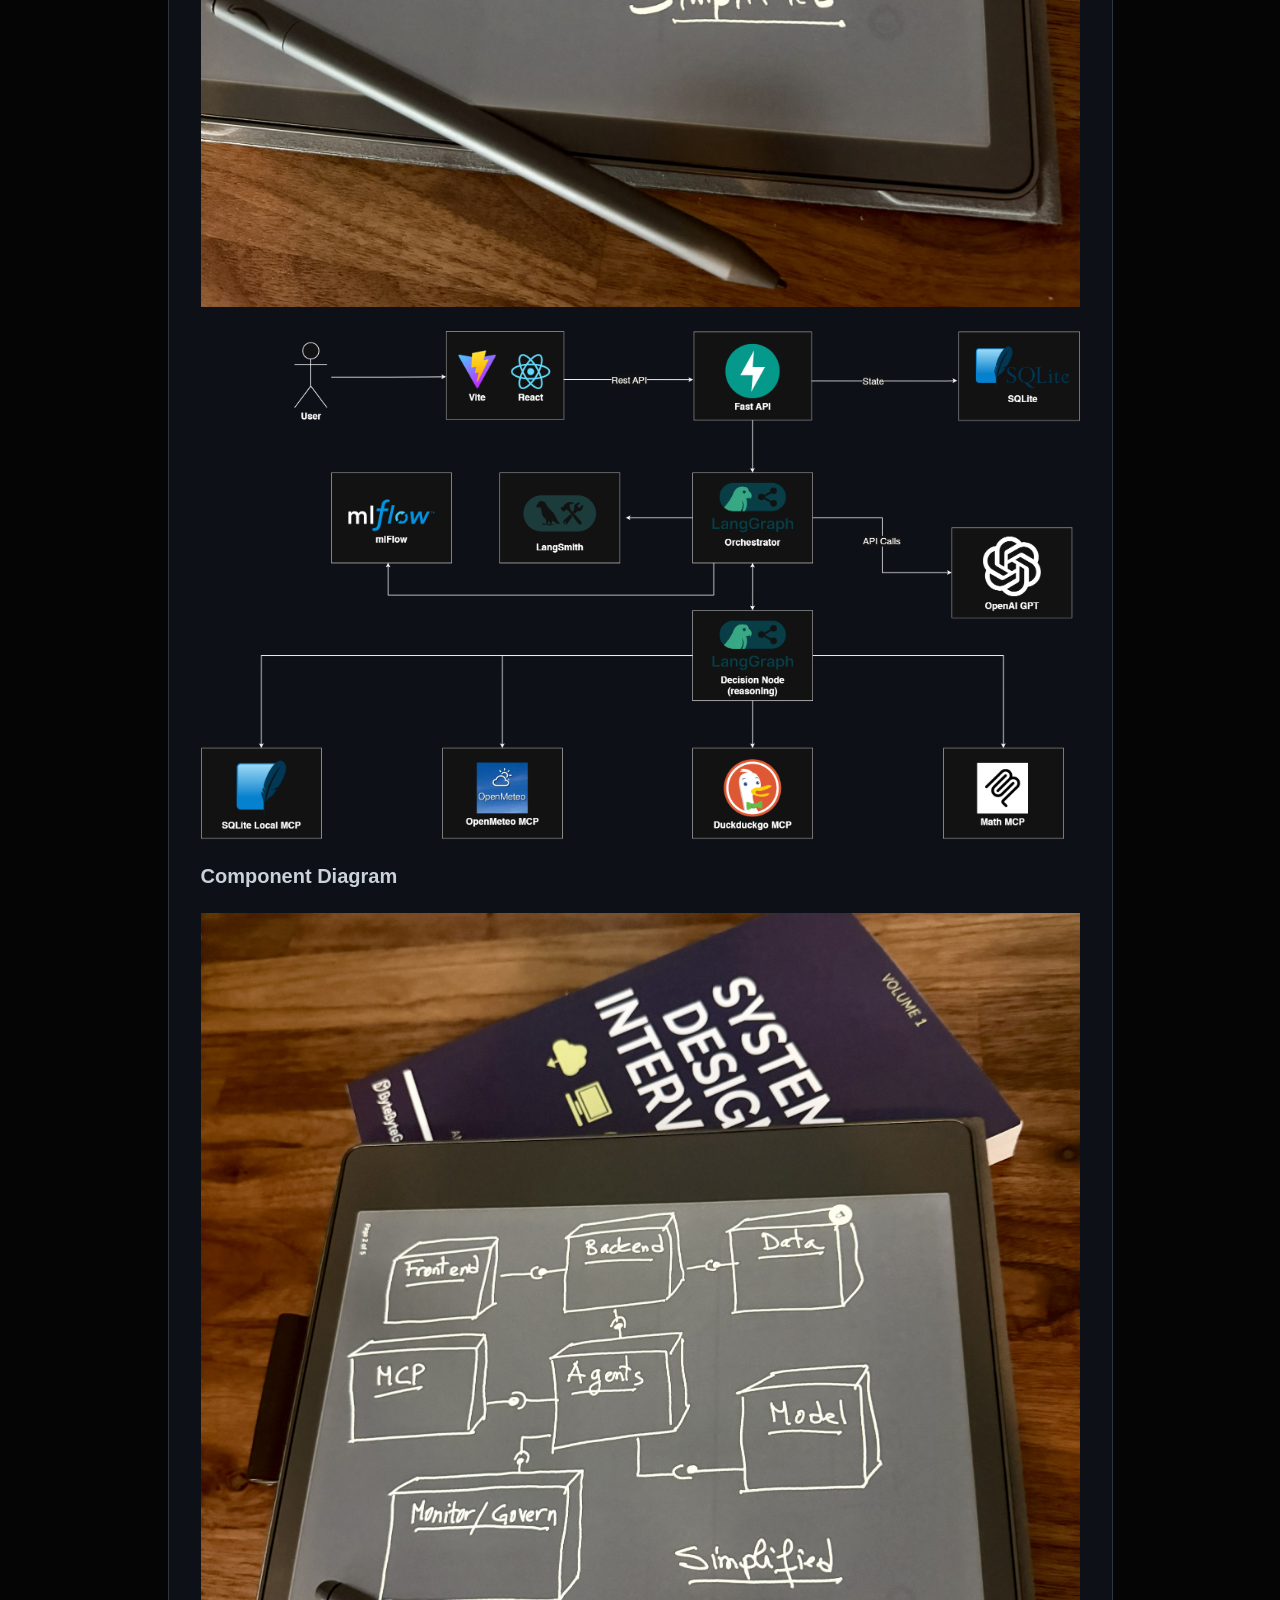
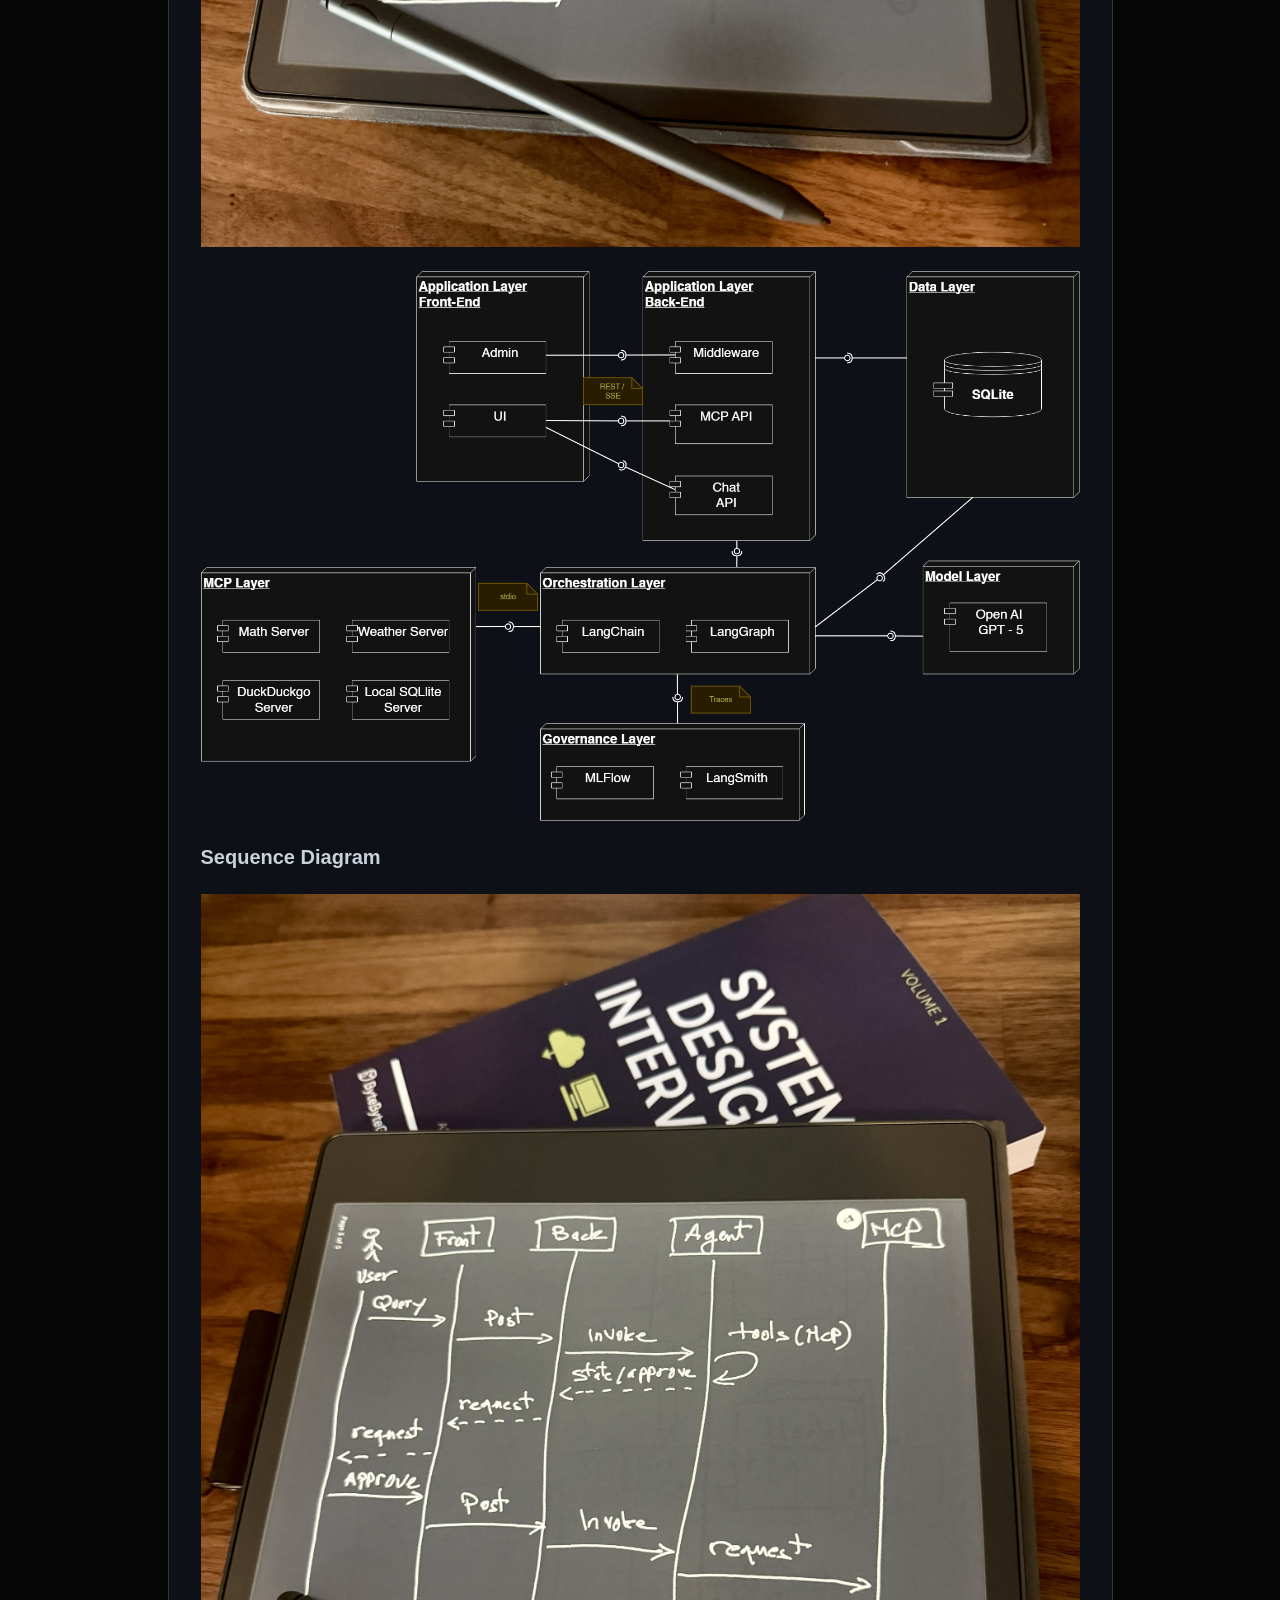
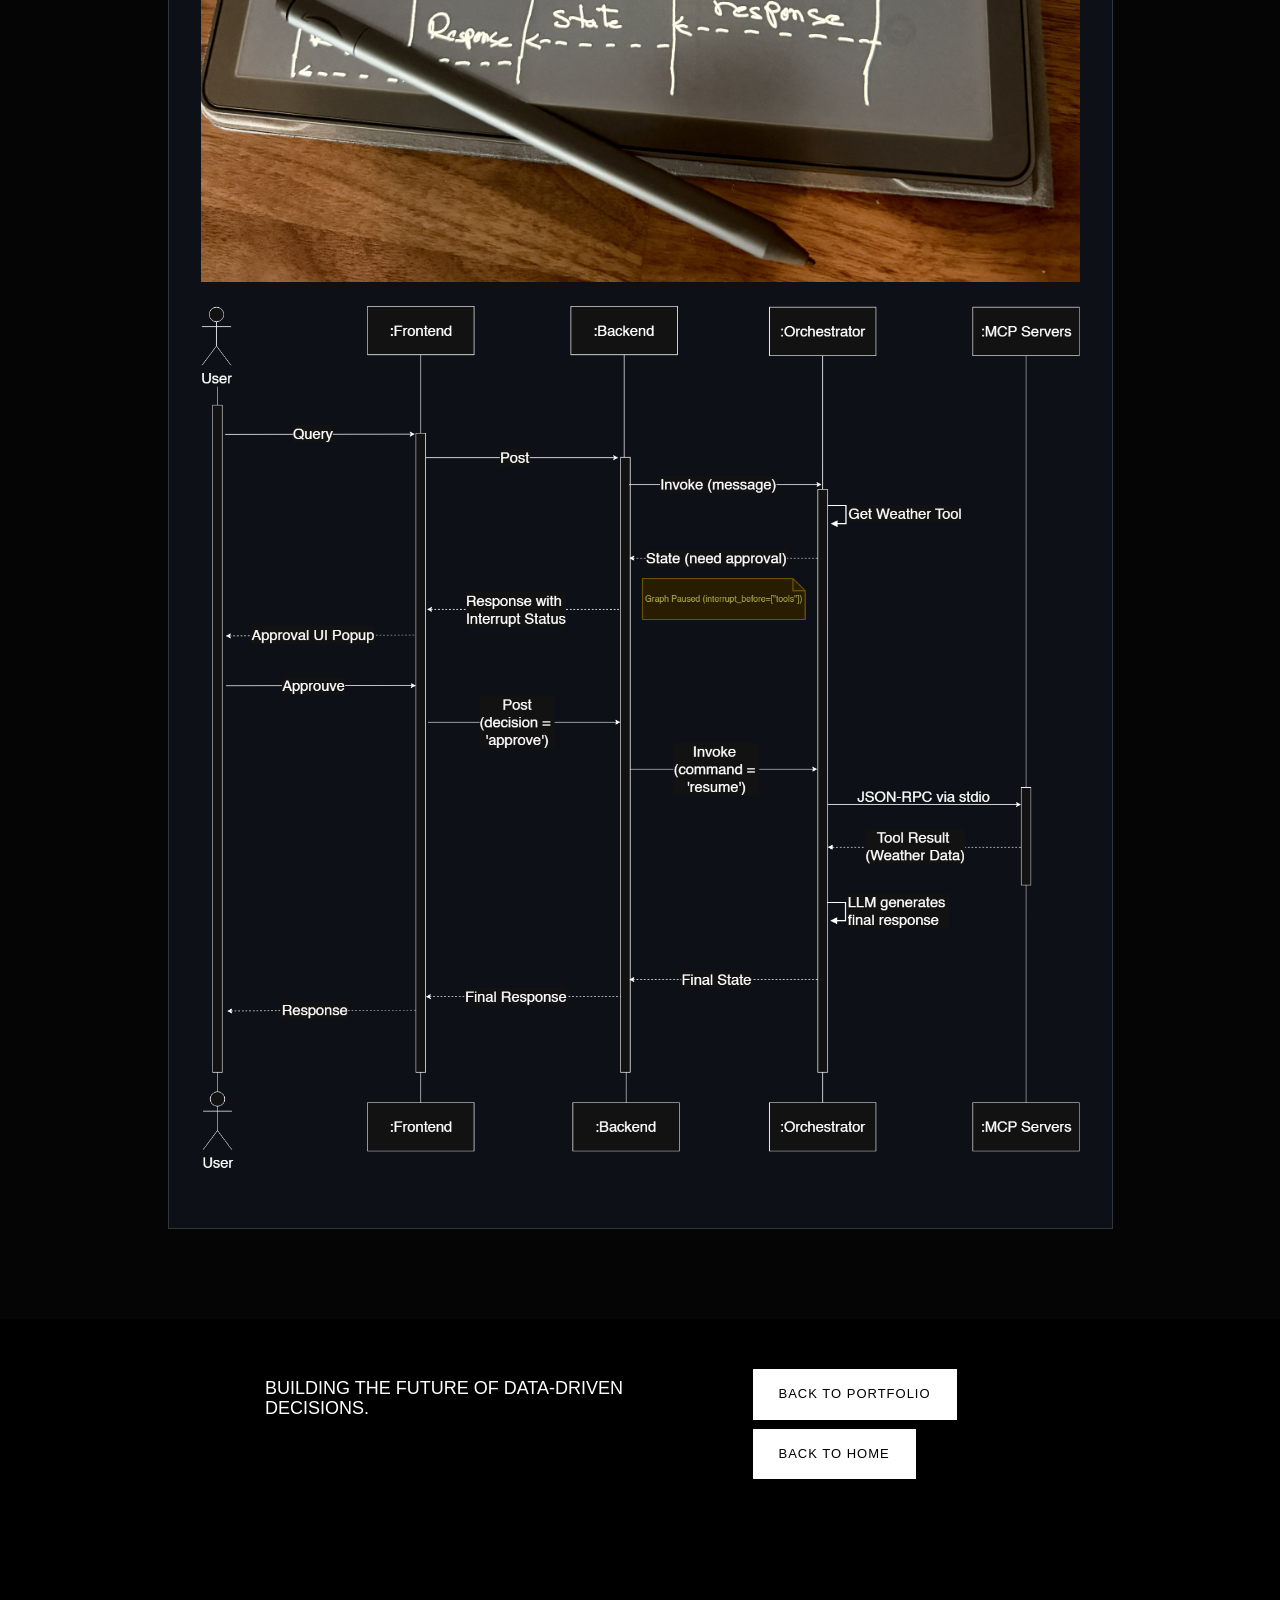
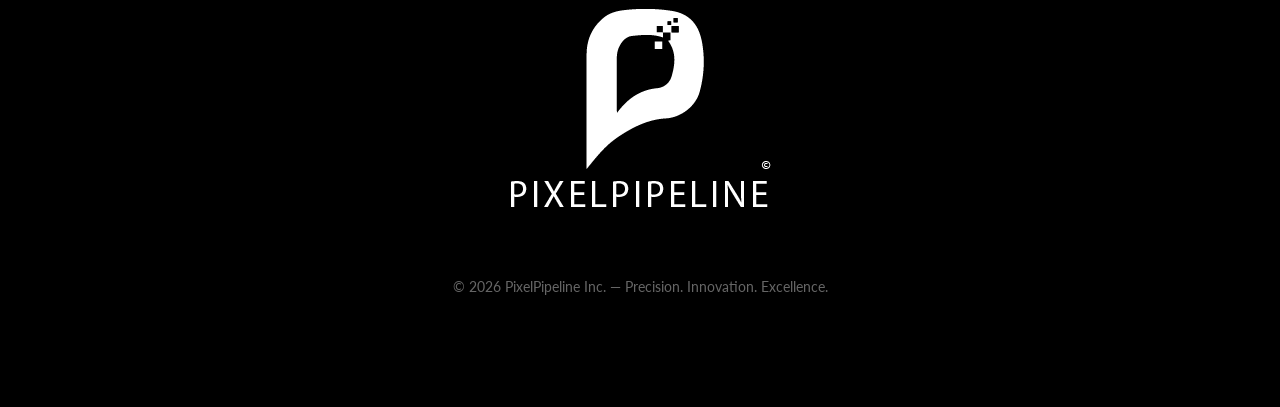
<file: agentic-mcp-langgraph.html>
<!DOCTYPE html>
<html lang="en">

<head>
    <title>MCP LangGraph Agentic | PixelPipeline</title>
    <meta charset="utf-8">
    <meta http-equiv="X-UA-Compatible" content="IE=edge">
    <meta name="viewport" content="width=device-width, initial-scale=1">
    <meta name="description" content="MCP LangGraph Agentic - Architecture and Flow">
    <meta name="author" content="PixelPipeline" />

    <!-- Load Bootstrap -->
    <link rel="stylesheet" href="https://maxcdn.bootstrapcdn.com/bootstrap/3.3.5/css/bootstrap.min.css">
    <link href="https://fonts.googleapis.com/css?family=Lato" rel="stylesheet">
    <link rel="stylesheet" type="text/css" href="css/font-awesome.css">
    <link rel="stylesheet" type="text/css" href="css/style.css">
    <link rel="icon" href="img/favicon.png" type="image/png" />

    <link rel="stylesheet" type="text/css" href="css/project.css">
</head>

<body>
    <header>
        <nav class="navbar navbar-fixed-top" id="header-nav">
            <div class="container-fluid">
                <div class="navbar-header">
                    <a class="navbar-brand" href="index.html">
                        <img src="img/logo-white.png" class="logo-light"
                            alt="PixelPipeline - Data Engineering and AI Solutions">
                        <img src="img/logo.png" class="logo-dark"
                            alt="PixelPipeline - Data Engineering and AI Solutions">
                    </a>
                </div>
                <div class="primary-menu">
                    <button type="button" class="navbar-toggle collapsed" data-toggle="collapse" data-target="#navbar"
                        aria-expanded="false" aria-controls="navbar">
                        <span class="sr-only">Toggle navigation</span>
                        <span class="icon-bar"></span>
                        <span class="icon-bar"></span>
                        <span class="icon-bar"></span>
                    </button>
                    <div id="navbar" class="navbar-collapse collapse">
                        <ul class="nav navbar-nav">
                            <li><a href="index.html">Home</a></li>
                            <li><a href="index.html#architecture-portfolio">Portfolio</a></li>
                            <li><a href="index.html#about">About</a></li>
                            <li><a href="index.html#contact">Contact</a></li>
                        </ul>
                    </div>
                </div>
            </div>
        </nav>

        <div class="main-head">
            <div class="container">
                <div class="row">
                    <div class="col-md-10 col-md-offset-1">
                        <div class="detailed-description">
                            <h1>MCP LangGraph Agentic</h1>
                            <h2>The Problem, The Pain Point</h2>
                            <p>Modern AI applications often struggle to securely connect to diverse external data
                                sources and tools without writing brittle, custom integration code. There is a need for
                                a standardized protocol to build agentic workflows that can seamlessly and securely
                                access local and remote capabilities.</p>

                            <h2>The Solution, The Process</h2>
                            <p>This project demonstrates a powerful, modern architecture leveraging the <b>Model Context
                                    Protocol (MCP)</b> to dynamically connect a LangGraph-powered reasoning agent to
                                various tools. It implements a React frontend, FastAPI backend, and multiple standalone
                                MCP servers (Math, Weather, Search, Database) communicating via standard input/output.
                            </p>

                            <h2>The Results, The Business Value</h2>
                            <p>The project successfully highlights how agentic AI can be structured in a modular,
                                scalable
                                way.</p>
                            <ul>
                                <li><b>Standardized Tooling:</b> Utilizing MCP to separate tool logic from the core
                                    reasoning engine, allowing tools to be written in any language and dynamically
                                    registered.</li>
                                <li><b>Human-in-the-Loop Oversight:</b> The LangGraph orchestrator proactively pauses
                                    execution before interacting with external tools, emitting an interrupt event to
                                    require explicit user approval.</li>
                                <li><b>Streaming Capabilities:</b> Real-time SSE streaming delivers the agent's thought
                                    process and tool execution visibility character-by-character to the custom-built
                                    React frontend.</li>
                                <li><b>Observability:</b> Fully integrated with MLflow via autologging. Every LLM
                                    prompt, parameter, and tool invocation trace is securely logged for deep analysis.
                                </li>
                            </ul>

                            <div class="project-image-container">
                                <img src="img/portfolio/WORKFLOW_MCP_Agentic_LLMs.png"
                                    alt="MCP LangGraph Workflow Diagram">
                            </div>

                            <div class="video-container" style="margin: 40px 0;">
                                <h5 style="margin-top: 0; margin-bottom: 20px;">Video Demonstration</h5>
                                <div class="embed-responsive embed-responsive-16by9"
                                    style="box-shadow: 0 10px 30px rgba(0,0,0,0.15); border-radius: 8px; overflow: hidden;">
                                    <iframe class="embed-responsive-item"
                                        src="https://www.youtube.com/embed/WWBOXHH-02Y?si=89Z1Cy-honxazE3X"
                                        allowfullscreen>
                                    </iframe>
                                </div>
                            </div>

                            <h2>The Architecture: The MCP Approach</h2>
                            <p>The system utilizes an explicit, graph-based routing system with LangGraph, where tools
                                are connected via standard I/O streams using the Model Context Protocol.</p>

                            <h5>The Frontend (Vite + React)</h5>
                            <p>A lightweight, high-performance React application featuring a custom-built premium
                                aesthetic with glassmorphism and micro-animations. It consumes Server-Sent Events (SSE)
                                from the backend to stream responses and parse tool-call visibility.</p>

                            <h5>The Backend API (FastAPI)</h5>
                            <p>A fully asynchronous FastAPI layer that exposes a <code>/chat</code> endpoint,
                                efficiently handling multiple streams and long-running tool queries while coordinating
                                with LangGraph.</p>

                            <h5>The Brain (LangGraph & LangChain)</h5>
                            <p>Uses <code>create_react_agent</code> to loop between reasoning (LLM) and acting. It
                                utilizes <code>AsyncSqliteSaver</code> for conversational memory and handles
                                Human-in-the-Loop interruptions.</p>

                            <h5>The MCP Servers (Tools)</h5>
                            <p>Tools are dynamically registered via a JSON configuration and spawned as child processes.
                                Servers include Math (arithmetic), Weather (OpenMeteo REST API), Search (DuckDuckGo),
                                and Database (local SQLite queries).</p>

                            <h5>Resilient Error Handling</h5>
                            <p>Gracefully manages workflow interruptions, rejected tool actions, and dynamic connection
                                failures without crashing.</p>


                            <h2>The Engineering</h2>
                            <div class="project-image-container">
                                <img src="img/PixelPipeline_Architecture_Engineering.jpg"
                                    alt="Architecture Engineering Diagram">
                            </div>

                            <h5>Architectural Pattern: Layered Architecture (N-tier)</h5>
                            <p>The system is built on a clean <b>Layered Architecture (N-tier)</b>, ensuring separation
                                of concerns:</p>
                            <ul>
                                <li><b>Presentation Layer:</b> React UI with SSE streaming and tool visibility.</li>
                                <li><b>Orchestration Layer:</b> FastAPI and LangGraph Engine with LLM integration.</li>
                                <li><b>MCP Layer:</b> Multi-Server Client communicating over stdio to isolated tool
                                    servers.</li>
                                <li><b>Tracking Layer:</b> MLflow Server for comprehensive observability.</li>
                            </ul>

                            <h5>Functional Requirements</h5>
                            <ul>
                                <li><b>Dynamic Tools:</b> Connect and parse responses from multiple MCP servers
                                    seamlessly.</li>
                                <li><b>State Persistence:</b> Remember conversation history across multiple turns using
                                    SQLite checkpointers.</li>
                                <li><b>Action Pausing:</b> Pause execution on tool requests for Human-in-the-Loop
                                    approval.</li>
                                <li><b>Live Streaming:</b> Stream tokens to the frontend in real-time.</li>
                            </ul>

                            <h5>Non-Functional Requirements</h5>
                            <ul>
                                <li><b>Performance:</b> Asynchronous communication and streaming responses.</li>
                                <li><b>Security:</b> Tool interactions require explicit user approval.</li>
                                <li><b>Usability:</b> Premium frontend design with transparent tool-call visualizations.
                                </li>
                                <li><b>Observability:</b> Automatic tracking of traces, metrics, and parameters via
                                    MLflow.</li>
                                <li><b>Modularity:</b> Easily add or remove MCP servers without altering core logic.
                                </li>
                            </ul>


                            <h5>Architecture Diagram</h5>
                            <div class="project-image-container">
                                <img src="img/portfolio/PixelPipeline_WORKFLOW_Agentic_LLMs_MCP.jpg"
                                    alt="Architecture Overview Diagram">
                            </div>
                            <div class="project-image-container">
                                <img src="img/portfolio/PixelPipeline_WORKFLOW_Agentic_LLMs_MCP.png"
                                    alt="Workflow Overview Diagram">
                            </div>

                            <h5>Component Diagram</h5>
                            <div class="project-image-container">
                                <img src="img/portfolio/PixelPipeline_WORKFLOW_Agentic_LLMs_MCP_Components-diagram.jpg"
                                    alt="Components Diagram">
                            </div>
                            <div class="project-image-container">
                                <img src="img/portfolio/PixelPipeline_WORKFLOW_Agentic_LLMs_MCP_Components-diagram.png"
                                    alt="Workflow Components Diagram">
                            </div>

                            <h5>Sequence Diagram</h5>
                            <div class="project-image-container">
                                <img src="img/portfolio/PixelPipeline_WORKFLOW_Agentic_LLMs_MCP-Sequence_diagram.jpg"
                                    alt="Sequence Diagram">
                            </div>
                            <div class="project-image-container">
                                <img src="img/portfolio/PixelPipeline_WORKFLOW_Agentic_LLMs_MCP-Sequence_diagram.png"
                                    alt="Workflow Sequence Diagram">
                            </div>
                        </div>
                    </div>
                </div>
            </div>
        </div>
    </header>
    <div class="call-to-action">
        <div class="container">
            <div class="row">
                <div class="col-md-5 col-md-offset-2">
                    <h4>Building the Future of Data-Driven Decisions.</h4>
                </div>
                <div class="col-md-2 text-center">
                    <a href="portfolio.html" class="btn btn-cta">Back to Portfolio</a>
                </div>
            </div>
            <div class="row">
                <div class="col-md-5 col-md-offset-2">

                </div>
                <div class="col-md-2 text-center">
                    <a href="index.html" class="btn btn-cta">Back to Home</a>
                </div>
            </div>
        </div>
    </div>

    <footer>
        <div class="container text-center">
            <img src="img/logo-white.png" class="logo-footer" alt="PixelPipeline - Data Engineering & AI Consulting">
            <p style="color: #666; font-size: 14px; margin-top: 20px;">© 2026 PixelPipeline Inc. — Precision.
                Innovation. Excellence.</p>
        </div>
    </footer>

    <!-- Scripts -->
    <script src="https://code.jquery.com/jquery-3.6.0.min.js"></script>
    <script src="https://maxcdn.bootstrapcdn.com/bootstrap/3.3.5/js/bootstrap.min.js"></script>
    <script src="js/smooth-scroll.js"></script>
    <script src="js/custom.js"></script>
</body>

</html>
</file>
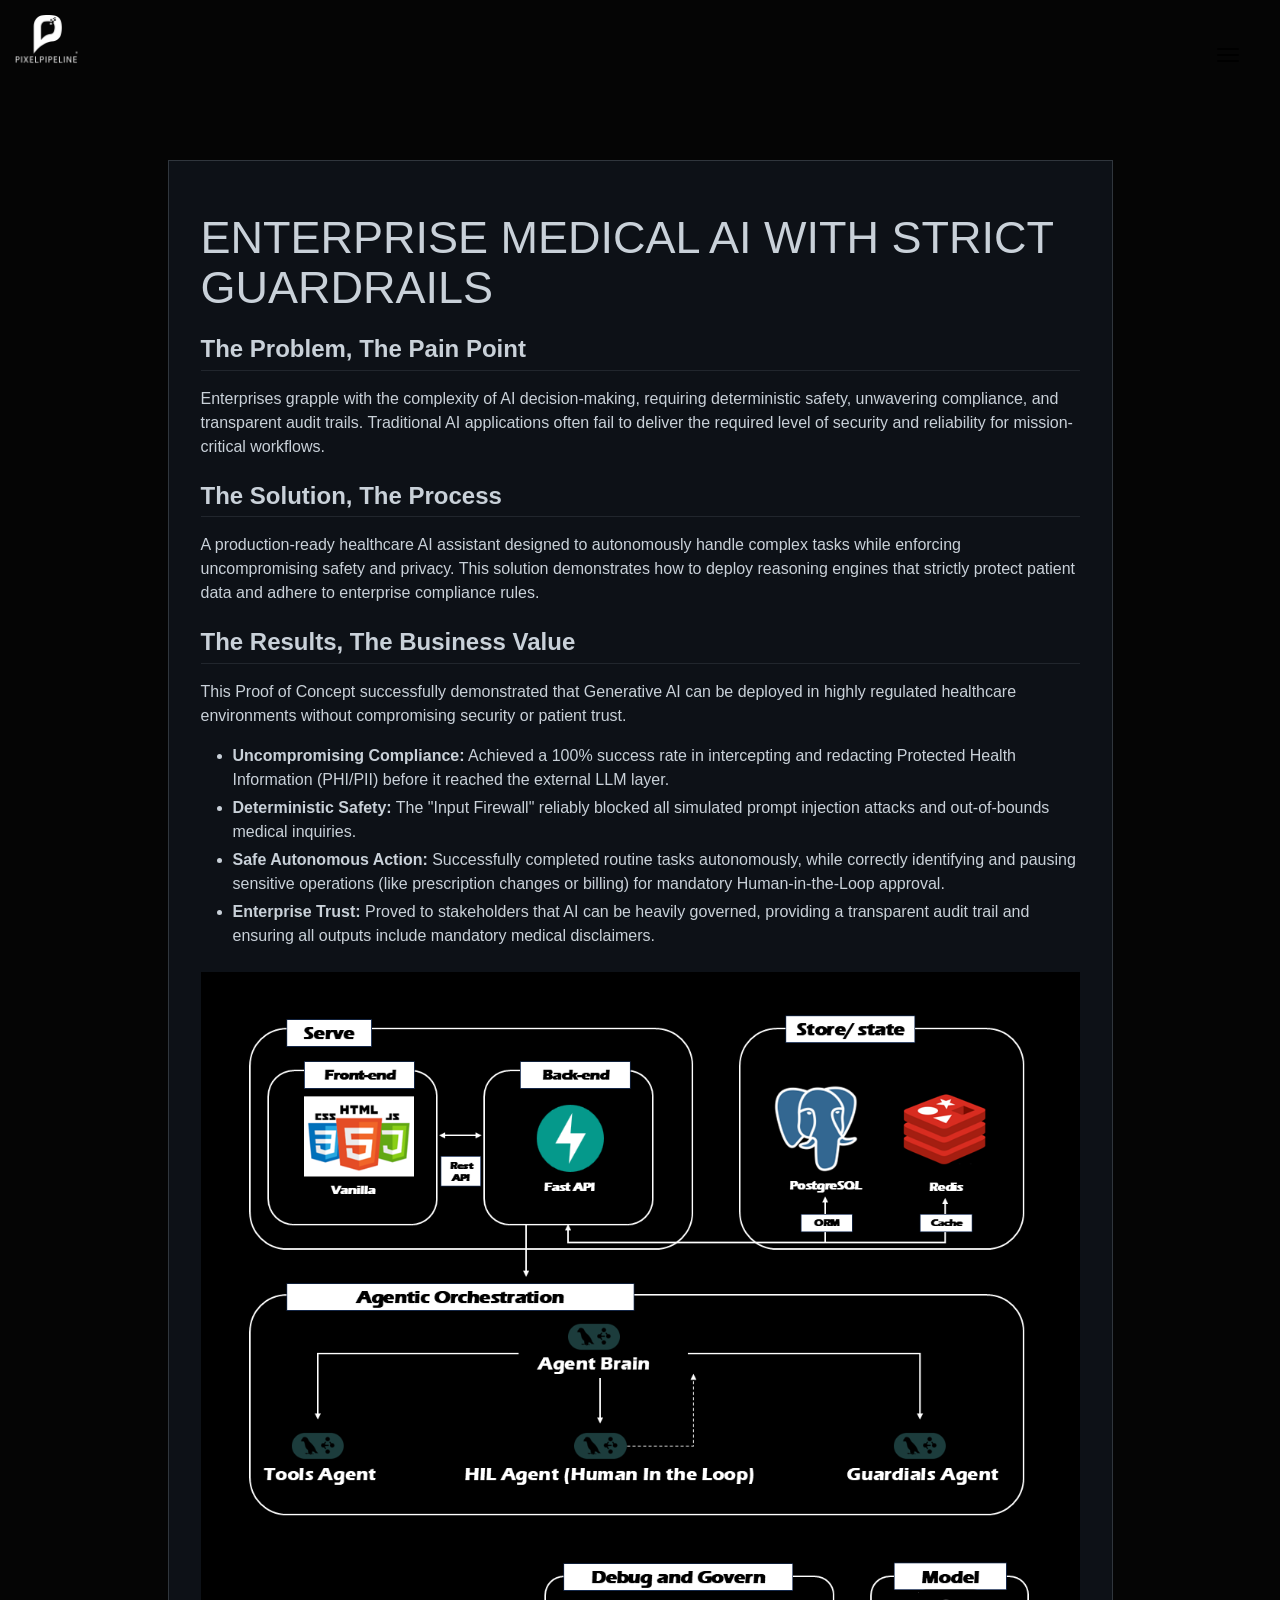
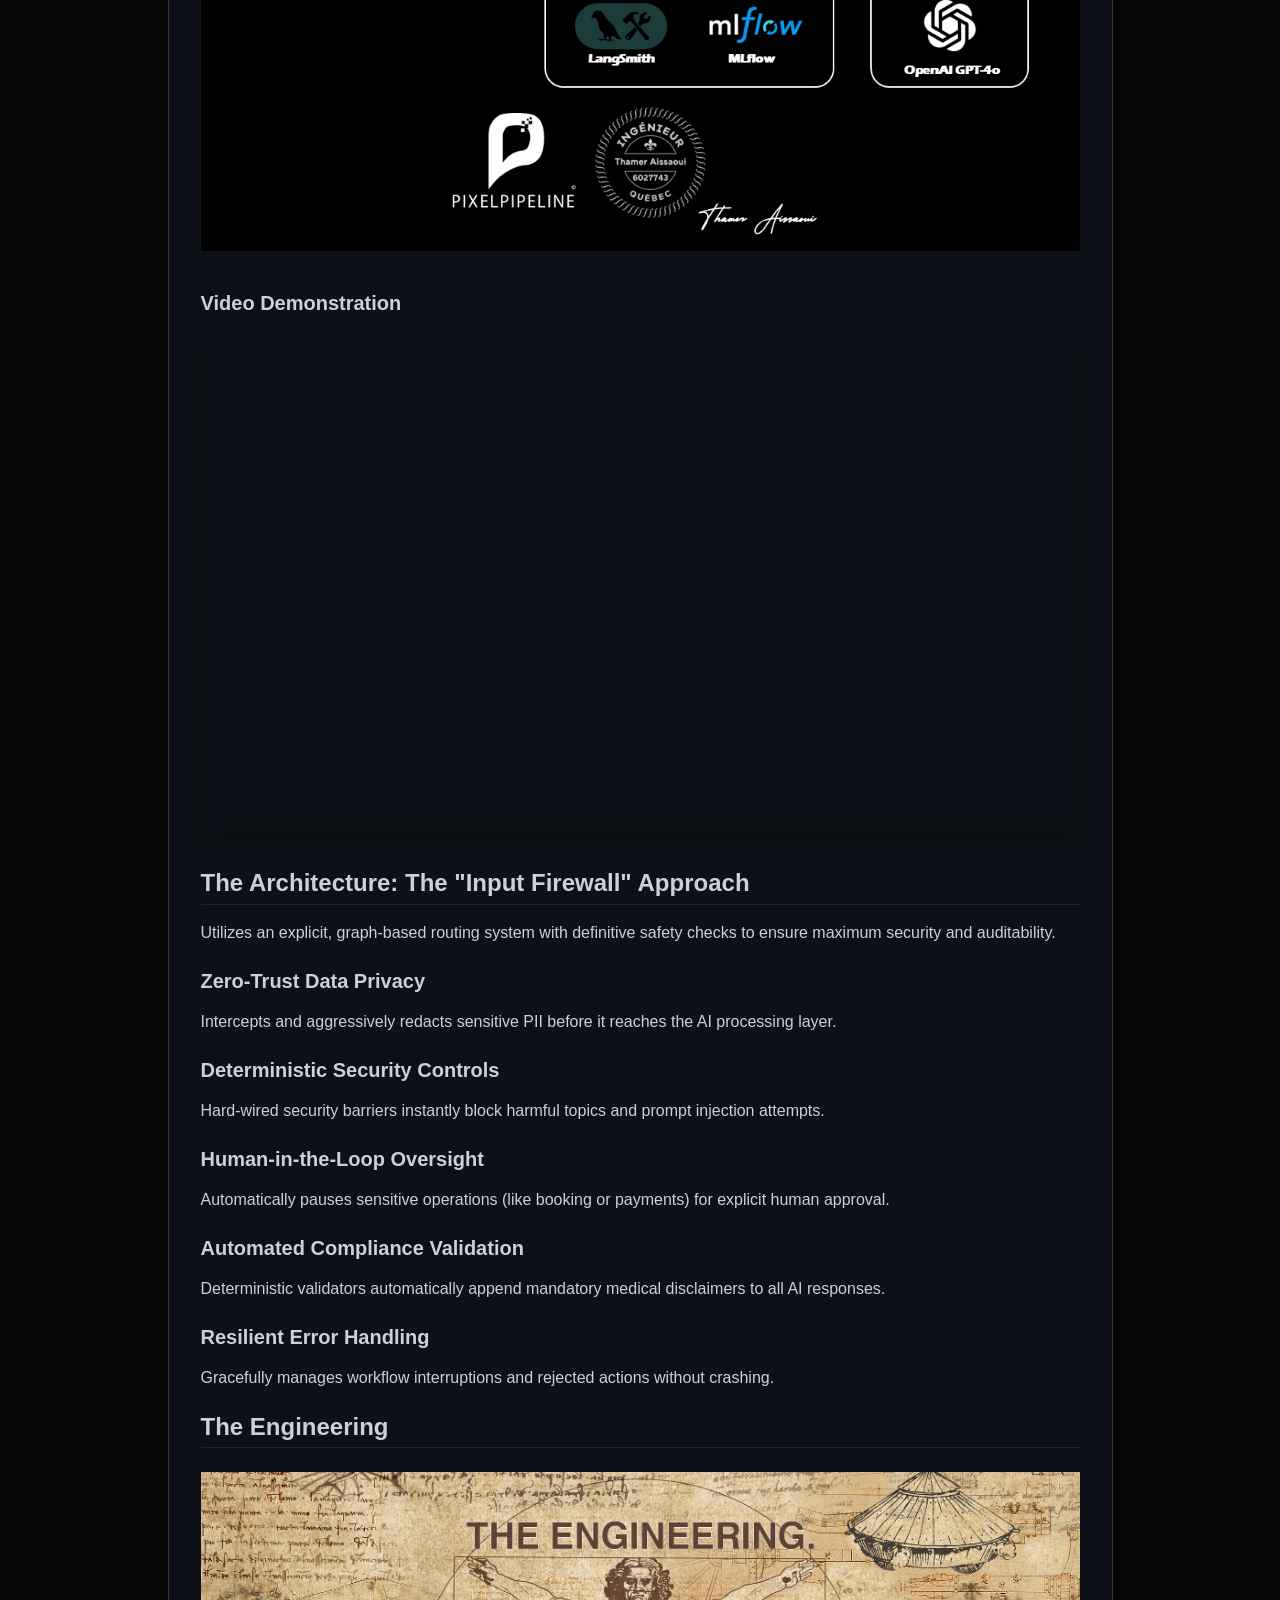
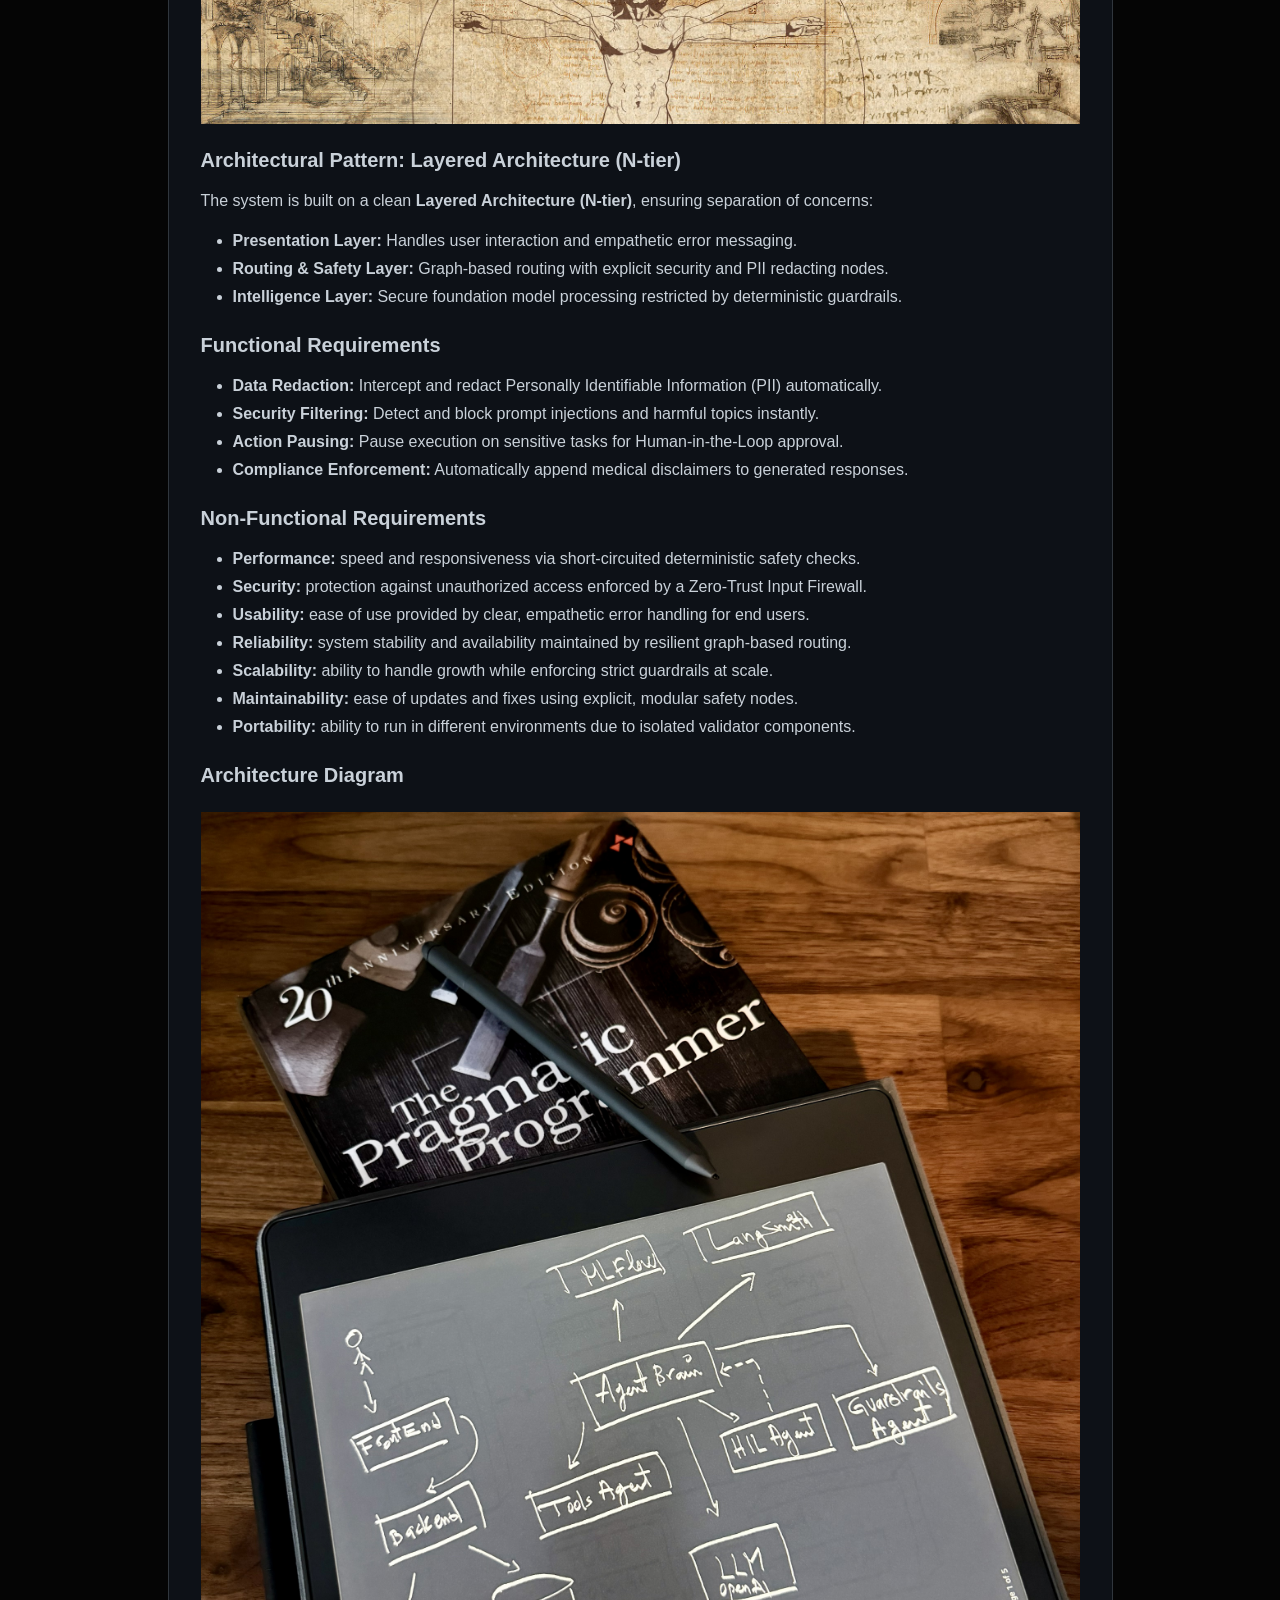
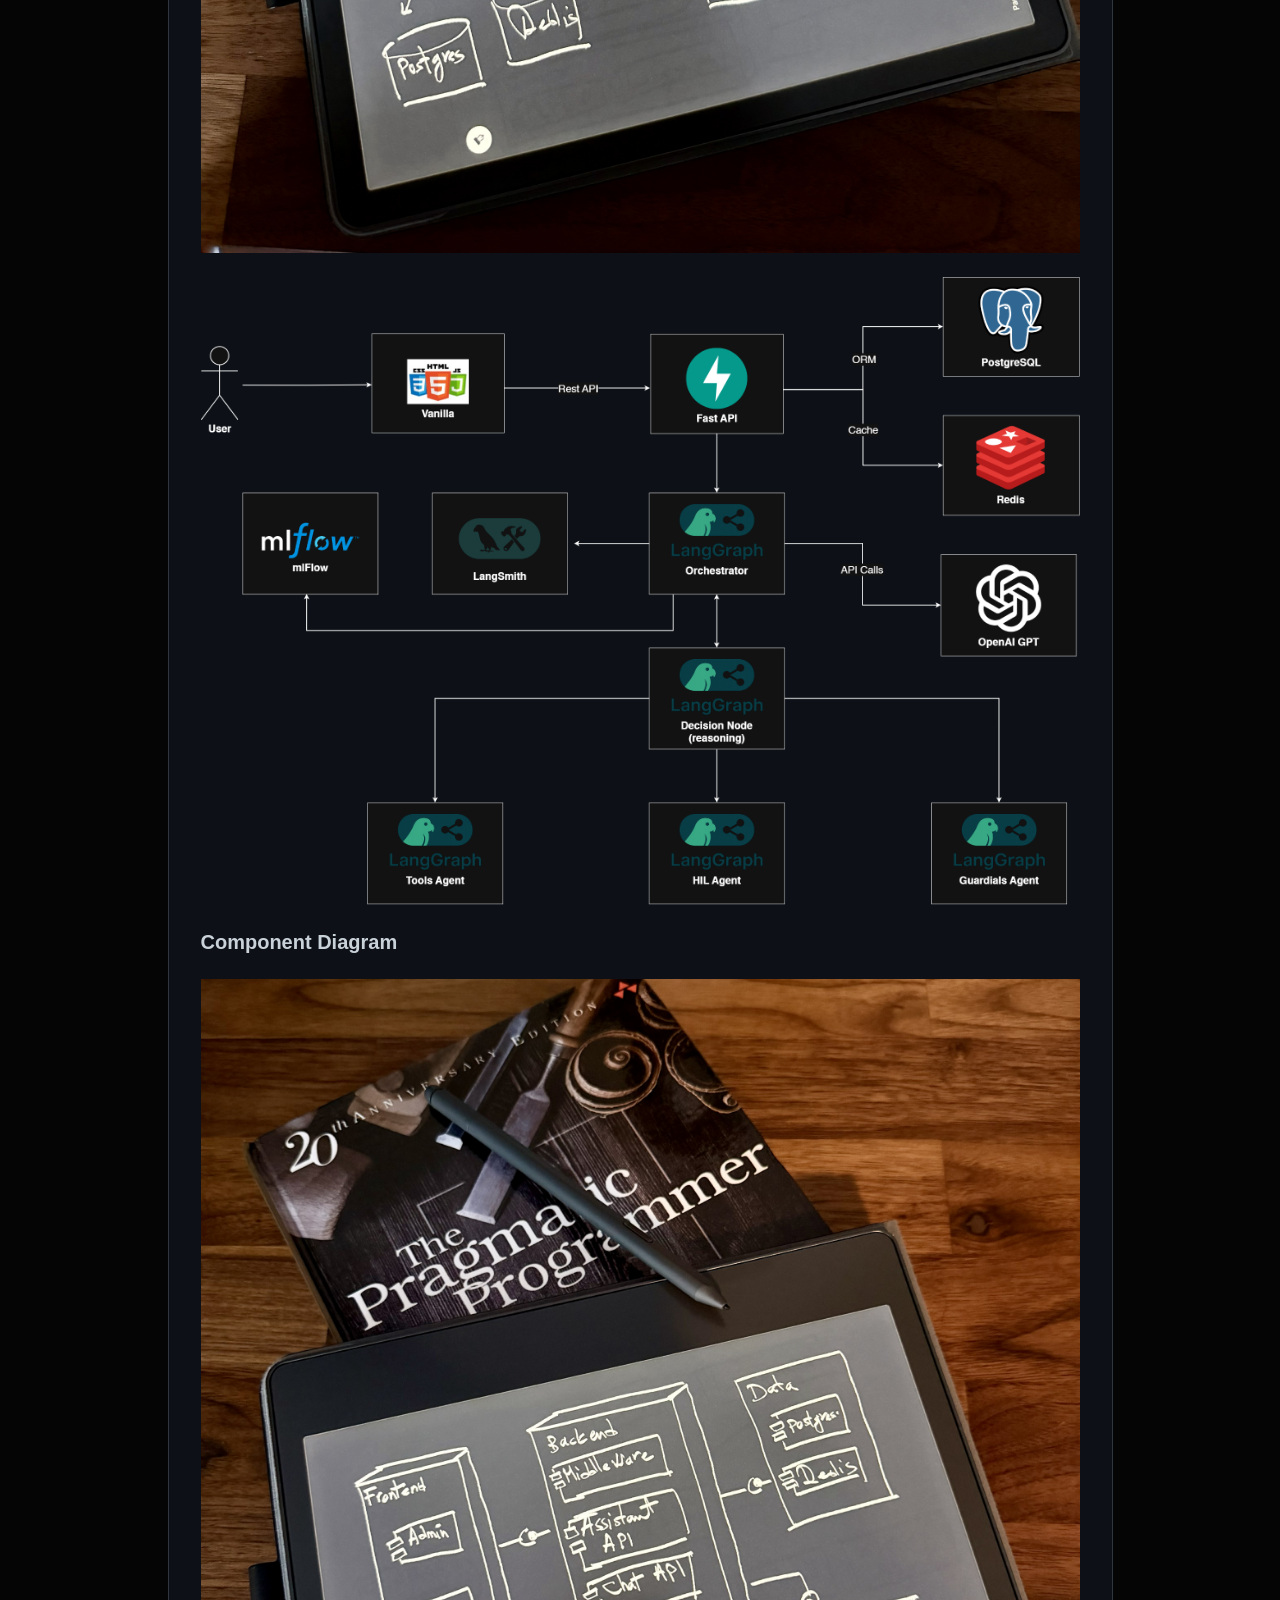
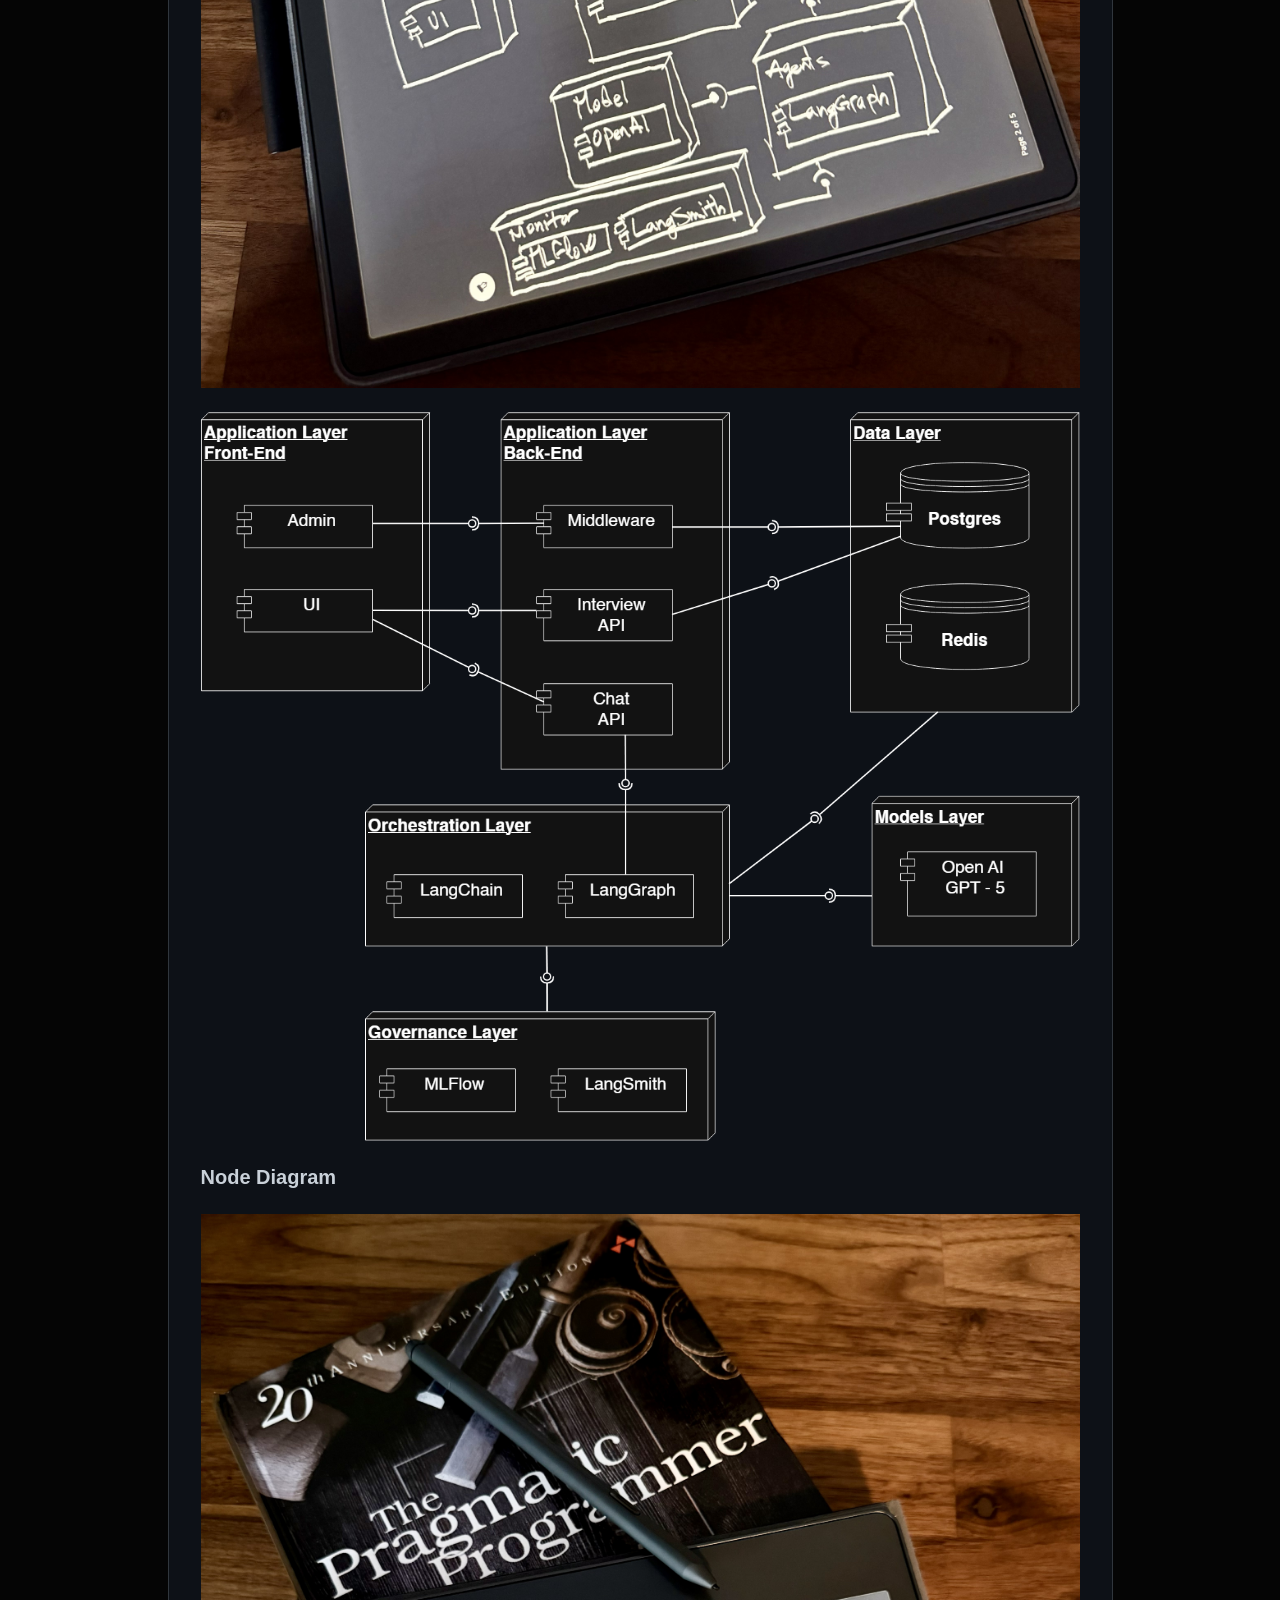
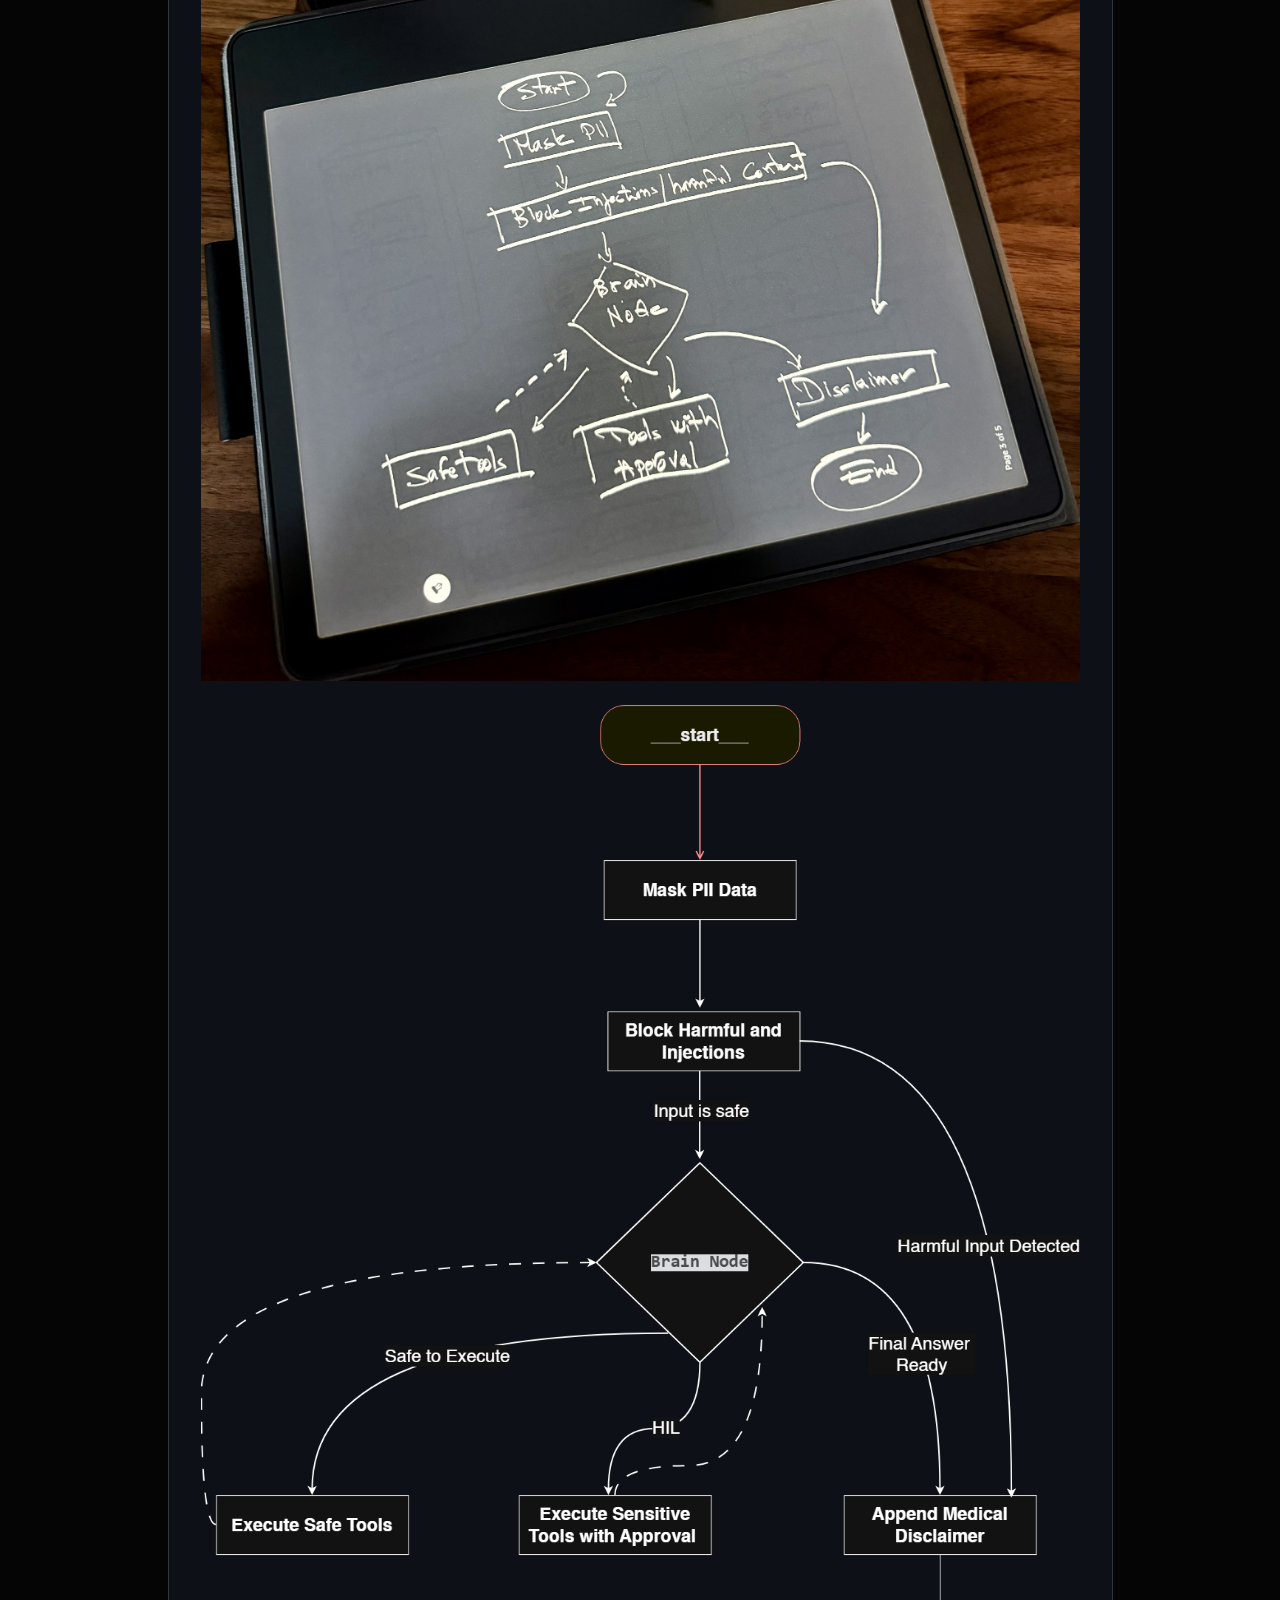
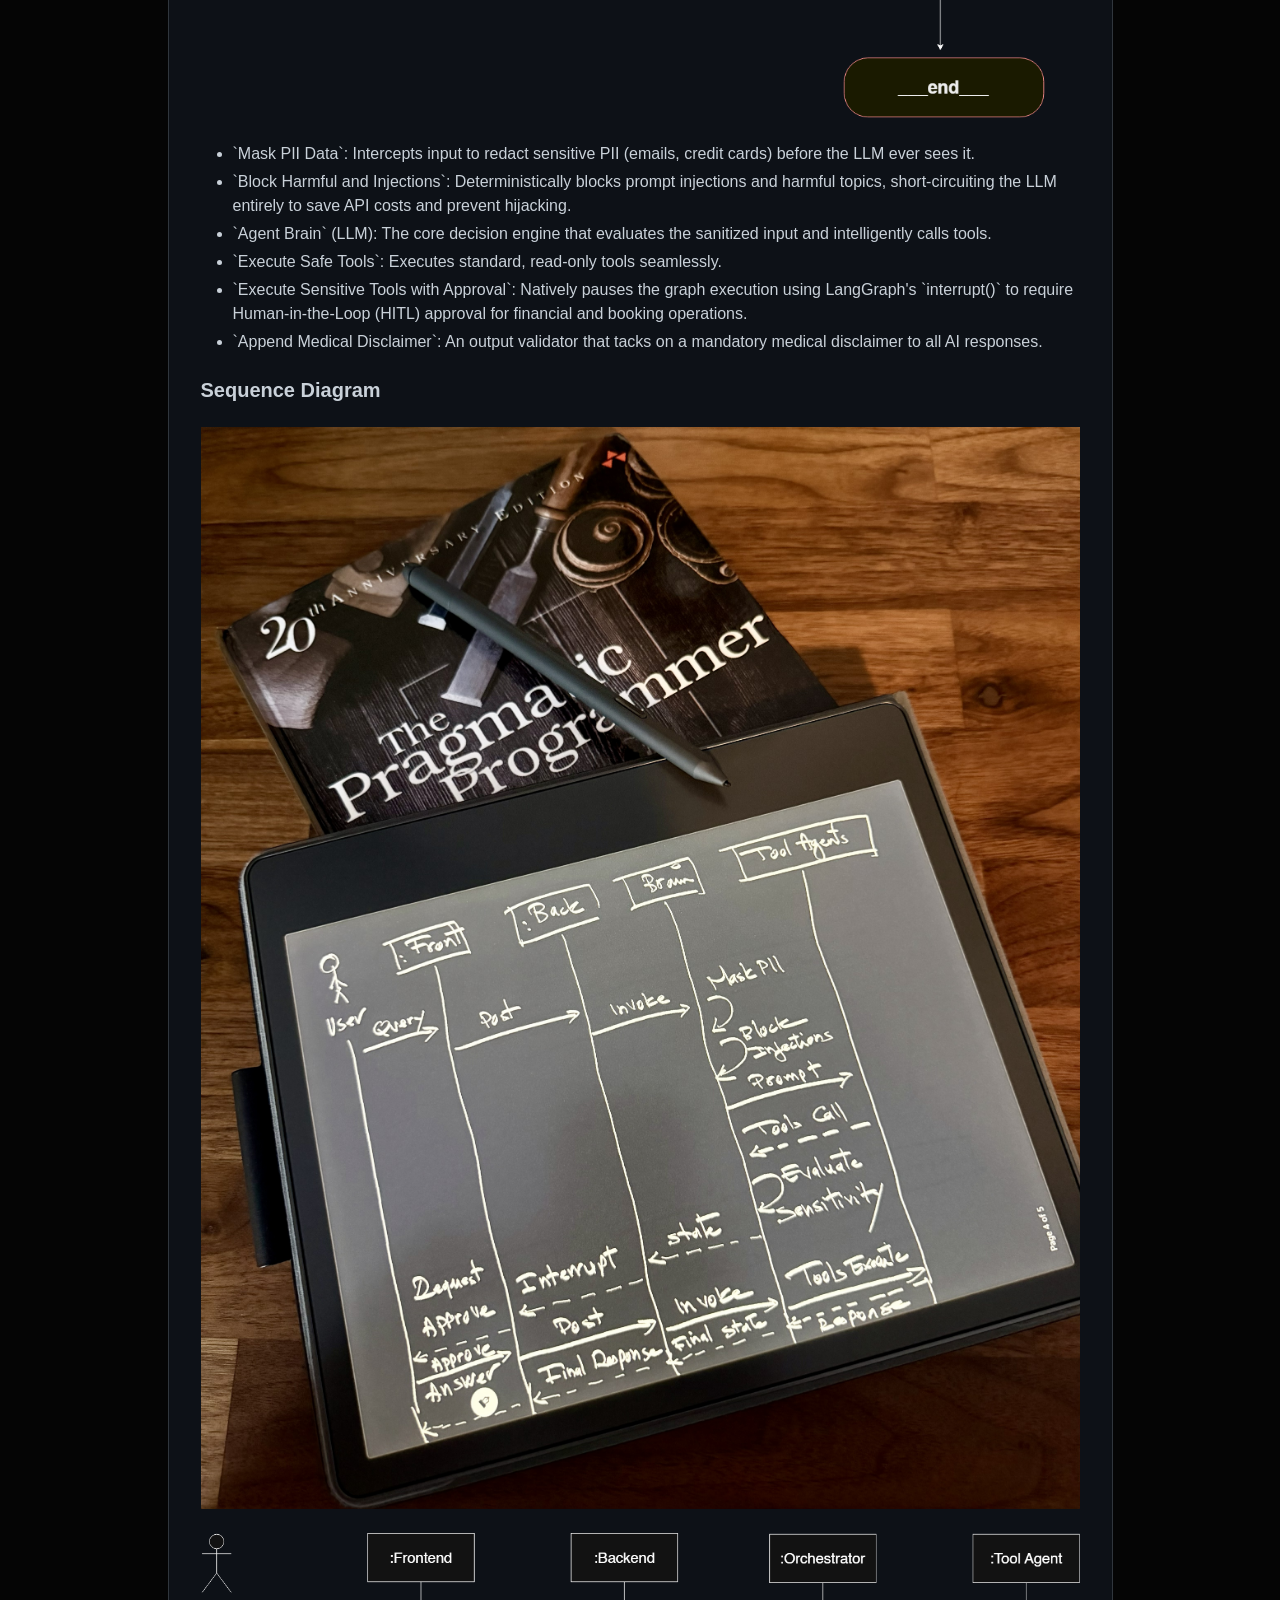
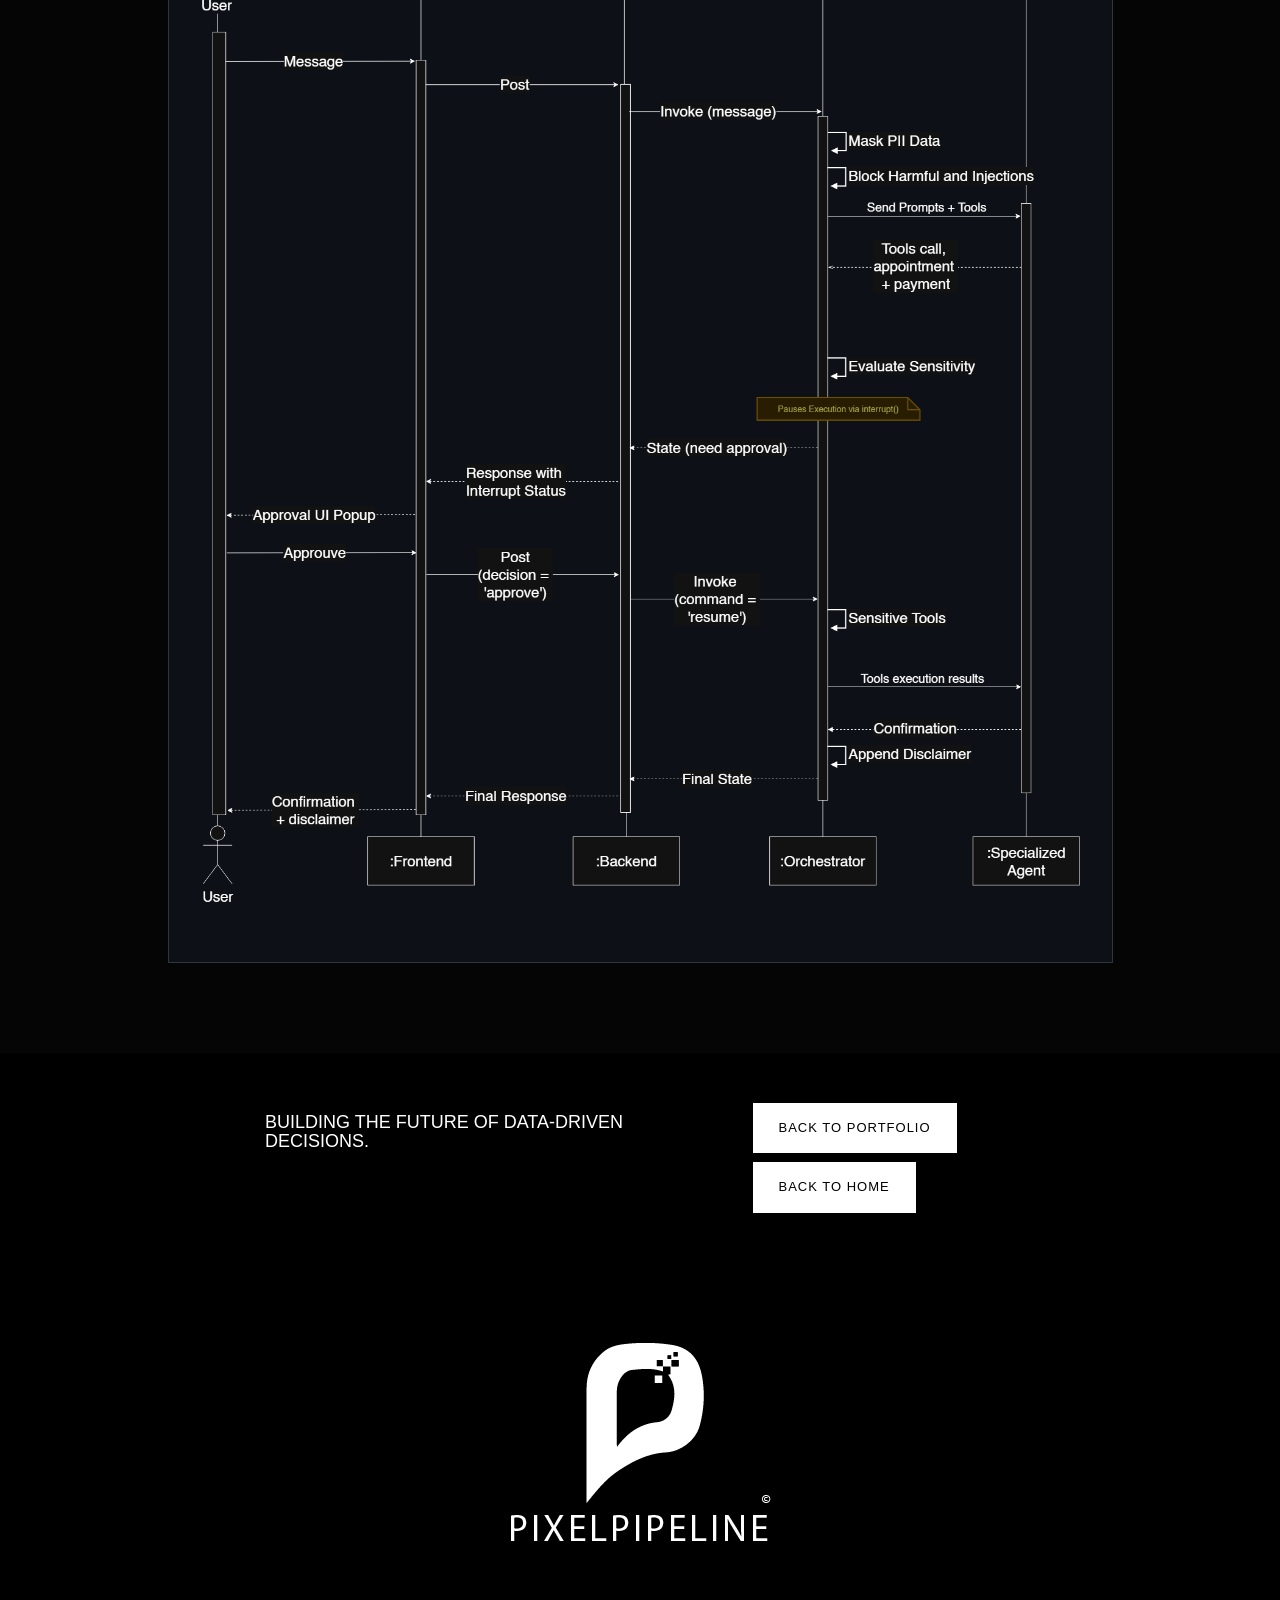
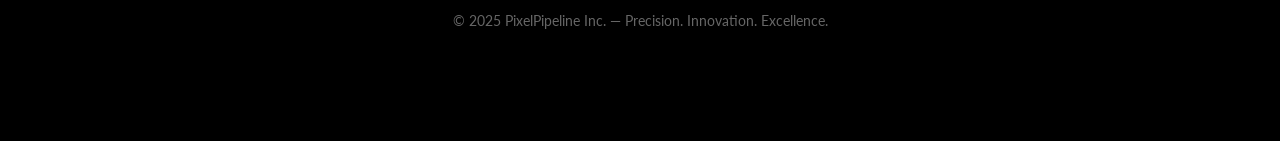
<file: agentic-medical-assistant-project.html>
<!DOCTYPE html>
<html lang="en">

<head>
    <title>Medical AI with Guardrails | PixelPipeline</title>
    <meta charset="utf-8">
    <meta http-equiv="X-UA-Compatible" content="IE=edge">
    <meta name="viewport" content="width=device-width, initial-scale=1">
    <meta name="description" content="Enterprise Medical AI Assistant with Strict Guardrails - Project Detail">
    <meta name="author" content="PixelPipeline" />

    <!-- Load Bootstrap -->
    <link rel="stylesheet" href="https://maxcdn.bootstrapcdn.com/bootstrap/3.3.5/css/bootstrap.min.css">
    <link href="https://fonts.googleapis.com/css?family=Lato" rel="stylesheet">
    <link rel="stylesheet" type="text/css" href="css/font-awesome.css">
    <link rel="stylesheet" type="text/css" href="css/style.css">
    <link rel="icon" href="img/favicon.png" type="image/png" />

    <link rel="stylesheet" type="text/css" href="css/project.css">
</head>

<body>
    <header>
        <nav class="navbar navbar-fixed-top" id="header-nav">
            <div class="container-fluid">
                <div class="navbar-header">
                    <a class="navbar-brand" href="index.html">
                        <img src="img/logo-white.png" class="logo-light"
                            alt="PixelPipeline - Data Engineering and AI Solutions">
                        <img src="img/logo.png" class="logo-dark"
                            alt="PixelPipeline - Data Engineering and AI Solutions">
                    </a>
                </div>
                <div class="primary-menu">
                    <button type="button" class="navbar-toggle collapsed" data-toggle="collapse" data-target="#navbar"
                        aria-expanded="false" aria-controls="navbar">
                        <span class="sr-only">Toggle navigation</span>
                        <span class="icon-bar"></span>
                        <span class="icon-bar"></span>
                        <span class="icon-bar"></span>
                    </button>
                    <div id="navbar" class="navbar-collapse collapse">
                        <ul class="nav navbar-nav">
                            <li><a href="index.html">Home</a></li>
                            <li><a href="index.html#architecture-portfolio">Portfolio</a></li>
                            <li><a href="index.html#about">About</a></li>
                            <li><a href="index.html#contact">Contact</a></li>
                        </ul>
                    </div>
                </div>
            </div>
        </nav>

        <div class="main-head">
            <div class="container">
                <div class="row">
                    <div class="col-md-10 col-md-offset-1">
                        <div class="detailed-description">
                            <h1>Enterprise Medical AI with Strict Guardrails</h1>
                            <h2>The Problem, The Pain Point</h2>
                            <p>Enterprises grapple with the complexity of AI decision-making, requiring deterministic
                                safety, unwavering compliance, and transparent audit trails. Traditional AI applications
                                often fail to deliver the required level of security and reliability for
                                mission-critical
                                workflows.</p>
                            <h2>The Solution, The Process</h2>
                            <p>A production-ready healthcare AI assistant designed to autonomously handle complex tasks
                                while enforcing uncompromising safety and privacy. This solution demonstrates how to
                                deploy reasoning engines that strictly protect patient data and adhere to enterprise
                                compliance rules.</p>
                            <h2>The Results, The Business Value</h2>
                            <p>This Proof of Concept successfully demonstrated that Generative AI can be deployed in
                                highly regulated healthcare environments without compromising security or patient trust.
                            </p>
                            <ul>
                                <li><b>Uncompromising Compliance:</b> Achieved a 100% success rate in intercepting and
                                    redacting Protected Health Information (PHI/PII) before it reached the external LLM
                                    layer.</li>
                                <li><b>Deterministic Safety:</b> The "Input Firewall" reliably blocked all simulated
                                    prompt injection attacks and out-of-bounds medical inquiries.</li>
                                <li><b>Safe Autonomous Action:</b> Successfully completed routine tasks autonomously,
                                    while correctly identifying and pausing sensitive operations (like prescription
                                    changes or billing) for mandatory Human-in-the-Loop approval.</li>
                                <li><b>Enterprise Trust:</b> Proved to stakeholders that AI can be heavily governed,
                                    providing a transparent audit trail and ensuring all outputs include mandatory
                                    medical disclaimers.</li>
                            </ul>


                            <div class="project-image-container">
                                <img src="img/portfolio/PixelPipeline_WORKFLOW_Medical_Assitant_Agentic_LLMs_Guardials.png"
                                    alt="Medical AI Assistant Guardrails Workflow Diagram">
                            </div>

                            <div class="video-container" style="margin: 40px 0;">
                                <h5 style="margin-top: 0; margin-bottom: 20px;">Video Demonstration</h5>
                                <div class="embed-responsive embed-responsive-16by9"
                                    style="box-shadow: 0 10px 30px rgba(0,0,0,0.15); border-radius: 8px; overflow: hidden;">
                                    <iframe class="embed-responsive-item"
                                        src="https://www.youtube.com/embed/0cVTtX5_5BE?si=pifrtt9NSKEf0zMQ"
                                        allowfullscreen>
                                    </iframe>
                                </div>
                            </div>

                            <h2>The Architecture: The "Input Firewall" Approach</h2>
                            <p>Utilizes an explicit, graph-based routing system with definitive safety checks to ensure
                                maximum security and auditability.</p>

                            <h5>Zero-Trust Data Privacy</h5>
                            <p>Intercepts and aggressively redacts sensitive PII before it reaches the AI processing
                                layer.</p>

                            <h5>Deterministic Security Controls</h5>
                            <p>Hard-wired security barriers instantly block harmful topics and prompt injection
                                attempts.</p>

                            <h5>Human-in-the-Loop Oversight</h5>
                            <p>Automatically pauses sensitive operations (like booking or payments) for explicit human
                                approval.</p>

                            <h5>Automated Compliance Validation</h5>
                            <p>Deterministic validators automatically append mandatory medical disclaimers to all AI
                                responses.</p>

                            <h5>Resilient Error Handling</h5>
                            <p>Gracefully manages workflow interruptions and rejected actions without crashing.</p>


                            <h2>The Engineering</h2>
                            <div class="project-image-container">
                                <img src="img/PixelPipeline_Architecture_Engineering.jpg"
                                    alt="Agentic AI Job Interviewer Workflow Diagram">
                            </div>
                            <h5>Architectural Pattern: Layered Architecture (N-tier)</h5>
                            <p>The system is built on a clean <b>Layered Architecture (N-tier)</b>, ensuring separation
                                of concerns:</p>
                            <ul>
                                <li><b>Presentation Layer:</b> Handles user interaction and empathetic error messaging.
                                </li>
                                <li><b>Routing & Safety Layer:</b> Graph-based routing with explicit security and PII
                                    redacting nodes.</li>
                                <li><b>Intelligence Layer:</b> Secure foundation model processing restricted by
                                    deterministic guardrails.</li>
                            </ul>

                            <h5>Functional Requirements</h5>
                            <ul>
                                <li><b>Data Redaction:</b> Intercept and redact Personally Identifiable Information
                                    (PII) automatically.</li>
                                <li><b>Security Filtering:</b> Detect and block prompt injections and harmful topics
                                    instantly.</li>
                                <li><b>Action Pausing:</b> Pause execution on sensitive tasks for Human-in-the-Loop
                                    approval.</li>
                                <li><b>Compliance Enforcement:</b> Automatically append medical disclaimers to generated
                                    responses.</li>
                            </ul>

                            <h5>Non-Functional Requirements</h5>
                            <ul>
                                <li><b>Performance:</b> speed and responsiveness via short-circuited deterministic
                                    safety checks.</li>
                                <li><b>Security:</b> protection against unauthorized access enforced by a Zero-Trust
                                    Input Firewall.</li>
                                <li><b>Usability:</b> ease of use provided by clear, empathetic error handling for end
                                    users.</li>
                                <li><b>Reliability:</b> system stability and availability maintained by resilient
                                    graph-based routing.</li>
                                <li><b>Scalability:</b> ability to handle growth while enforcing strict guardrails at
                                    scale.</li>
                                <li><b>Maintainability:</b> ease of updates and fixes using explicit, modular safety
                                    nodes.</li>
                                <li><b>Portability:</b> ability to run in different environments due to isolated
                                    validator components.</li>
                            </ul>


                            <h5>Architecture Diagram</h5>
                            <div class="project-image-container">
                                <img src="img/portfolio/Pixelpipeline-Medical-Agent-Assistant-with-Guardrails-Architecture-overview.jpg"
                                    alt="Agentic AI Job Interviewer Workflow Diagram">
                            </div>
                            <div class="project-image-container">
                                <img src="img/portfolio/PixelPipeline_WORKFLOW_Overview_Medical_Assitant_Agentic_LLMs_Guardials.png"
                                    alt="Agentic AI Job Interviewer Workflow Diagram">
                            </div>

                            <h5>Component Diagram</h5>
                            <div class="project-image-container">
                                <img src="img/portfolio/Pixelpipeline-Medical-Agent-Assistant-with-Guardrails-Components-Diagram.jpg"
                                    alt="Agentic AI Job Interviewer Workflow Diagram">
                            </div>
                            <div class="project-image-container">
                                <img src="img/portfolio/PixelPipeline_WORKFLOW_Medical_Assitant_Agentic_LLMs_Guardials_Components.png"
                                    alt="Agentic AI Job Interviewer Workflow Diagram">
                            </div>

                            <h5>Node Diagram</h5>
                            <div class="project-image-container">
                                <img src="img/portfolio/Pixelpipeline-Medical-Agent-Assistant-with-Guardrails-node-diagram.jpg"
                                    alt="Agentic AI Job Interviewer Workflow Diagram">
                            </div>
                            <div class="project-image-container">
                                <img src="img/portfolio/PixelPipeline_WORKFLOW_Medical_Assitant_Agentic_LLMs_Guardials-Node-Diagram.drawio.png"
                                    alt="Agentic AI Job Interviewer Workflow Diagram">
                            </div>

                            <ul>
                                <li>`Mask PII Data`: Intercepts input to redact sensitive PII (emails, credit cards)
                                    before the LLM ever sees it.</li>
                                <li>`Block Harmful and Injections`: Deterministically blocks prompt injections and
                                    harmful topics, short-circuiting the LLM entirely to save API costs and prevent
                                    hijacking.</li>
                                <li>`Agent Brain` (LLM): The core decision engine that evaluates the sanitized input and
                                    intelligently calls tools.</li>
                                <li>`Execute Safe Tools`: Executes standard, read-only tools seamlessly.</li>
                                <li>`Execute Sensitive Tools with Approval`: Natively pauses the graph execution using
                                    LangGraph's `interrupt()` to require Human-in-the-Loop (HITL) approval for financial
                                    and booking operations.</li>
                                <li>`Append Medical Disclaimer`: An output validator that tacks on a mandatory medical
                                    disclaimer to all AI responses.</li>
                            </ul>

                            <h5>Sequence Diagram</h5>
                            <div class="project-image-container">
                                <img src="img/portfolio/Pixelpipeline-Medical-Agent-Assistant-with-Guardrails-Sequence-Diagram.jpg"
                                    alt="Agentic AI Job Interviewer Workflow Diagram">
                            </div>
                            <div class="project-image-container">
                                <img src="img/portfolio/PixelPipeline_WORKFLOW_Medical_Assitant_Agentic_LLMs_Guardials-Sequence_diagram.png"
                                    alt="Agentic AI Job Interviewer Workflow Diagram">
                            </div>
                        </div>
                    </div>
                </div>
            </div>
        </div>
    </header>
    <div class="call-to-action">
        <div class="container">
            <div class="row">
                <div class="col-md-5 col-md-offset-2">
                    <h4>Building the Future of Data-Driven Decisions.</h4>
                </div>
                <div class="col-md-2 text-center">
                    <a href="portfolio.html" class="btn btn-cta">Back to Portfolio</a>
                </div>
            </div>
            <div class="row">
                <div class="col-md-5 col-md-offset-2">

                </div>
                <div class="col-md-2 text-center">
                    <a href="index.html" class="btn btn-cta">Back to Home</a>
                </div>
            </div>
        </div>
    </div>

    <footer>
        <div class="container text-center">
            <img src="img/logo-white.png" class="logo-footer" alt="PixelPipeline - Data Engineering & AI Consulting">
            <p style="color: #666; font-size: 14px; margin-top: 20px;">© 2025 PixelPipeline Inc. — Precision.
                Innovation. Excellence.</p>
        </div>
    </footer>

    <!-- Scripts -->
    <script src="https://code.jquery.com/jquery-3.6.0.min.js"></script>
    <script src="https://maxcdn.bootstrapcdn.com/bootstrap/3.3.5/js/bootstrap.min.js"></script>
    <script src="js/smooth-scroll.js"></script>
    <script src="js/custom.js"></script>
</body>

</html>
</file>
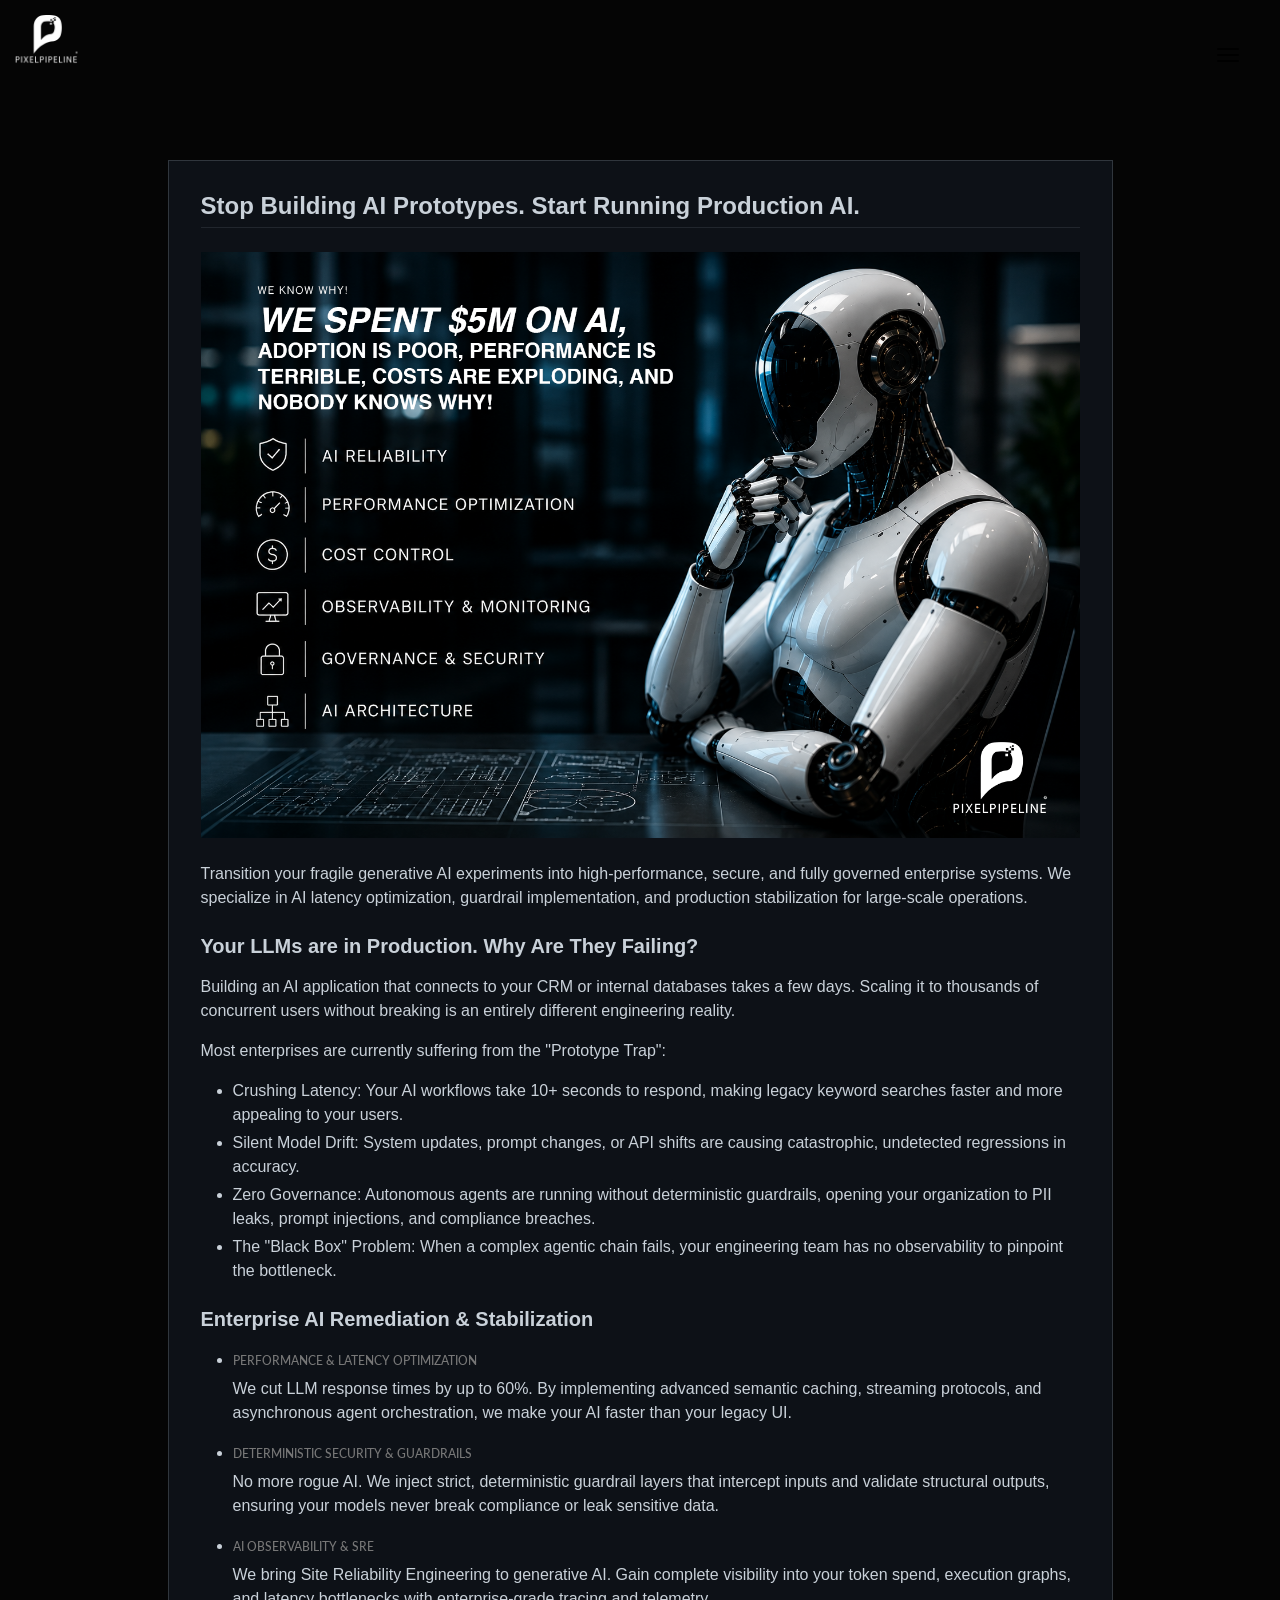
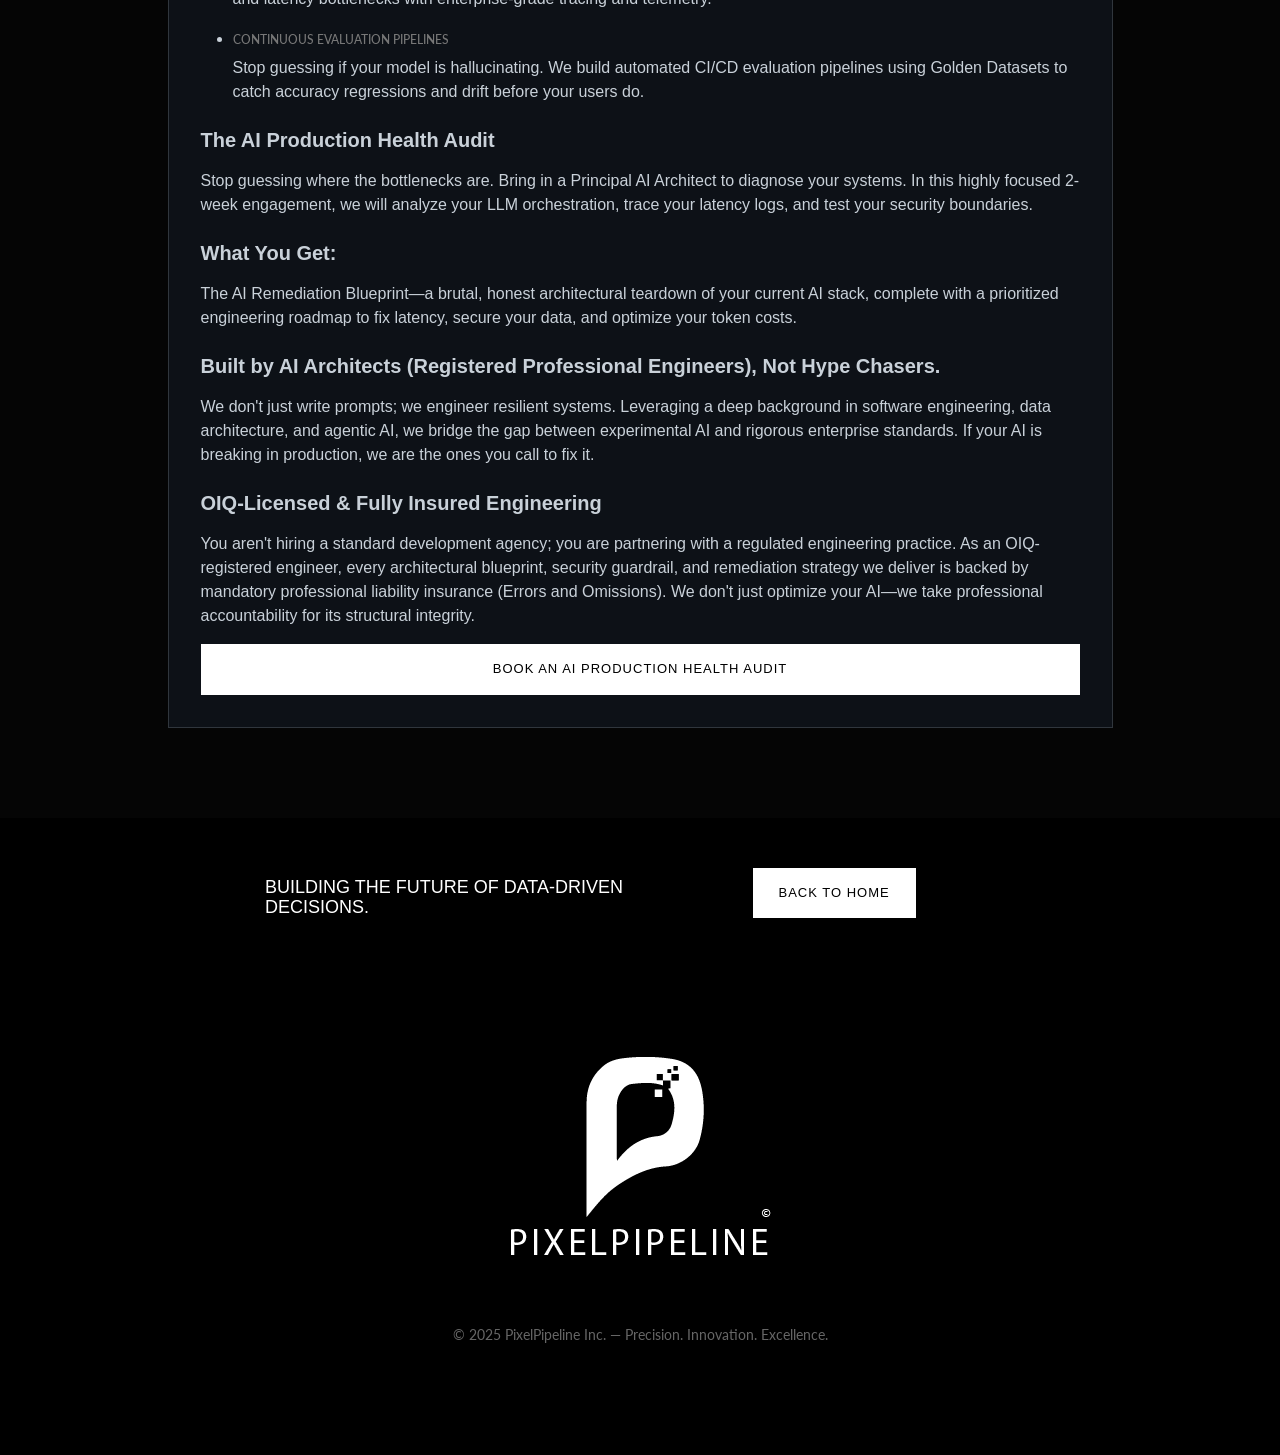
<file: ai-strategy.html>
<!DOCTYPE html>
<html lang="en">

<head>
    <title>AI Strategy & Architecture Offering | PixelPipeline</title>
    <meta charset="utf-8">
    <meta http-equiv="X-UA-Compatible" content="IE=edge">
    <meta name="viewport" content="width=device-width, initial-scale=1">
    <meta name="description" content="Enterprise AI Architecture, Reliability & Governance">
    <meta name="author" content="PixelPipeline" />

    <!-- Load Bootstrap -->
    <link rel="stylesheet" href="https://maxcdn.bootstrapcdn.com/bootstrap/3.3.5/css/bootstrap.min.css">
    <link href="https://fonts.googleapis.com/css?family=Lato" rel="stylesheet">
    <link rel="stylesheet" type="text/css" href="css/font-awesome.css">
    <link rel="stylesheet" type="text/css" href="css/style.css">
    <link rel="icon" href="img/favicon.png" type="image/png" />

    <link rel="stylesheet" type="text/css" href="css/project.css">
</head>

<body>
    <header>
        <nav class="navbar navbar-fixed-top" id="header-nav">
            <div class="container-fluid">
                <div class="navbar-header">
                    <a class="navbar-brand" href="index.html">
                        <img src="img/logo-white.png" class="logo-light"
                            alt="PixelPipeline - Data Engineering and AI Solutions">
                        <img src="img/logo.png" class="logo-dark"
                            alt="PixelPipeline - Data Engineering and AI Solutions">
                    </a>
                </div>
                <div class="primary-menu">
                    <button type="button" class="navbar-toggle collapsed" data-toggle="collapse" data-target="#navbar"
                        aria-expanded="false" aria-controls="navbar">
                        <span class="sr-only">Toggle navigation</span>
                        <span class="icon-bar"></span>
                        <span class="icon-bar"></span>
                        <span class="icon-bar"></span>
                    </button>
                    <div id="navbar" class="navbar-collapse collapse">
                        <ul class="nav navbar-nav">
                            <li><a href="index.html">Home</a></li>
                            <li><a href="index.html#architecture-portfolio">Portfolio</a></li>
                            <li><a href="index.html#about">About</a></li>
                            <li><a href="index.html#contact">Contact</a></li>
                        </ul>
                    </div>
                </div>
            </div>
        </nav>

        <div class="main-head">
            <div class="container">
                <div class="row">
                    <div class="col-md-10 col-md-offset-1">
                        <div class="detailed-description">
                            <h2 style="margin-top: 0;">Stop Building AI Prototypes. Start Running Production AI.</h2>

                            <div class="project-image-container">
                                <img src="img/pixelpipeline-AI-Strategy.png"
                                    alt="NVIDIA LLM Fine-tuning Workflow Diagram">
                            </div>
                            <p>Transition your fragile generative AI experiments into high-performance, secure, and
                                fully governed enterprise systems. We specialize in AI latency optimization, guardrail
                                implementation, and production stabilization for large-scale operations.</p>


                            <h5>Your LLMs are in Production. Why Are They Failing?</h5>

                            <p>Building an AI application that connects to your CRM or internal databases takes a few
                                days. Scaling it to thousands of concurrent users without breaking is an entirely
                                different engineering reality.</p>
                            <p>Most enterprises are currently suffering from the "Prototype Trap":</p>

                            <ul>
                                <li>Crushing Latency: Your AI workflows take 10+ seconds to respond, making legacy
                                    keyword searches faster and more appealing to your users.</li>
                                <li>Silent Model Drift: System updates, prompt changes, or API shifts are causing
                                    catastrophic, undetected regressions in accuracy.</li>
                                <li>Zero Governance: Autonomous agents are running without deterministic guardrails,
                                    opening your organization to PII leaks, prompt injections, and compliance breaches.
                                </li>
                                <li>The "Black Box" Problem: When a complex agentic chain fails, your engineering team
                                    has no observability to pinpoint the bottleneck.</li>
                            </ul>

                            <h5>Enterprise AI Remediation & Stabilization</h5>
                            <ul>
                                <li>
                                    <h6>Performance & Latency Optimization</h6>
                                    <p>We cut LLM response times by up to 60%. By implementing advanced semantic
                                        caching, streaming protocols, and asynchronous agent orchestration, we make your
                                        AI faster than your legacy UI.</p>
                                </li>
                                <li>
                                    <h6>Deterministic Security & Guardrails</h6>
                                    <p>No more rogue AI. We inject strict, deterministic guardrail layers that intercept
                                        inputs and validate structural outputs, ensuring your models never break
                                        compliance or leak sensitive data.</p>
                                </li>
                                <li>
                                    <h6>AI Observability & SRE</h6>
                                    <p>We bring Site Reliability Engineering to generative AI. Gain complete visibility
                                        into your token spend, execution graphs, and latency bottlenecks with
                                        enterprise-grade tracing and telemetry.</p>
                                </li>
                                <li>
                                    <h6>Continuous Evaluation Pipelines</h6>
                                    <p>Stop guessing if your model is hallucinating. We build automated CI/CD evaluation
                                        pipelines using Golden Datasets to catch accuracy regressions and drift before
                                        your users do.</p>
                                </li>
                            </ul>

                            <h5>The AI Production Health Audit</h5>
                            <p>Stop guessing where the bottlenecks are. Bring in a Principal AI Architect to diagnose
                                your systems. In this highly focused 2-week engagement, we will analyze your LLM
                                orchestration, trace your latency logs, and test your security boundaries.</p>

                            <h5>What You Get:</h5>
                            <p>The AI Remediation Blueprint—a brutal, honest architectural teardown of your current AI
                                stack, complete with a prioritized engineering roadmap to fix latency, secure your data,
                                and optimize your token costs.</p>

                            <h5>Built by AI Architects (Registered Professional Engineers), Not Hype Chasers.</h5>
                            <p>We don't just write prompts; we engineer resilient systems. Leveraging a deep background
                                in software engineering, data architecture, and agentic AI, we bridge the gap between
                                experimental AI and rigorous enterprise standards. If your AI is breaking in production,
                                we are the ones you call to fix it.</p>

                            <h5>OIQ-Licensed & Fully Insured Engineering</h5>
                            <p>You aren't hiring a standard development agency; you are partnering with a regulated
                                engineering practice. As an OIQ-registered engineer, every architectural blueprint,
                                security guardrail, and remediation strategy we deliver is backed by mandatory
                                professional liability insurance (Errors and Omissions). We don't just optimize your
                                AI—we take professional accountability for its structural integrity.</p>

                            <a href="index.html#contact" class="btn btn-cta">Book an AI Production Health Audit</a>

                        </div>

                    </div>
                </div>
            </div>
        </div>
    </header>

    <div class="call-to-action">
        <div class="container">
            <div class="row">
                <div class="col-md-5 col-md-offset-2">
                    <h4>Building the Future of Data-Driven Decisions.</h4>
                </div>
                <div class="col-md-2 text-center">
                    <a href="index.html" class="btn btn-cta">Back to Home</a>
                </div>
            </div>
        </div>
    </div>

    <footer>
        <div class="container text-center">
            <img src="img/logo-white.png" class="logo-footer" alt="PixelPipeline - Data Engineering & AI Consulting">
            <p style="color: #666; font-size: 14px; margin-top: 20px;">© 2025 PixelPipeline Inc. — Precision.
                Innovation. Excellence.</p>
        </div>
    </footer>

    <!-- Scripts -->
    <script src="https://code.jquery.com/jquery-3.6.0.min.js"></script>
    <script src="https://maxcdn.bootstrapcdn.com/bootstrap/3.3.5/js/bootstrap.min.js"></script>
    <script src="js/smooth-scroll.js"></script>
    <script src="js/custom.js"></script>
</body>

</html>
</file>
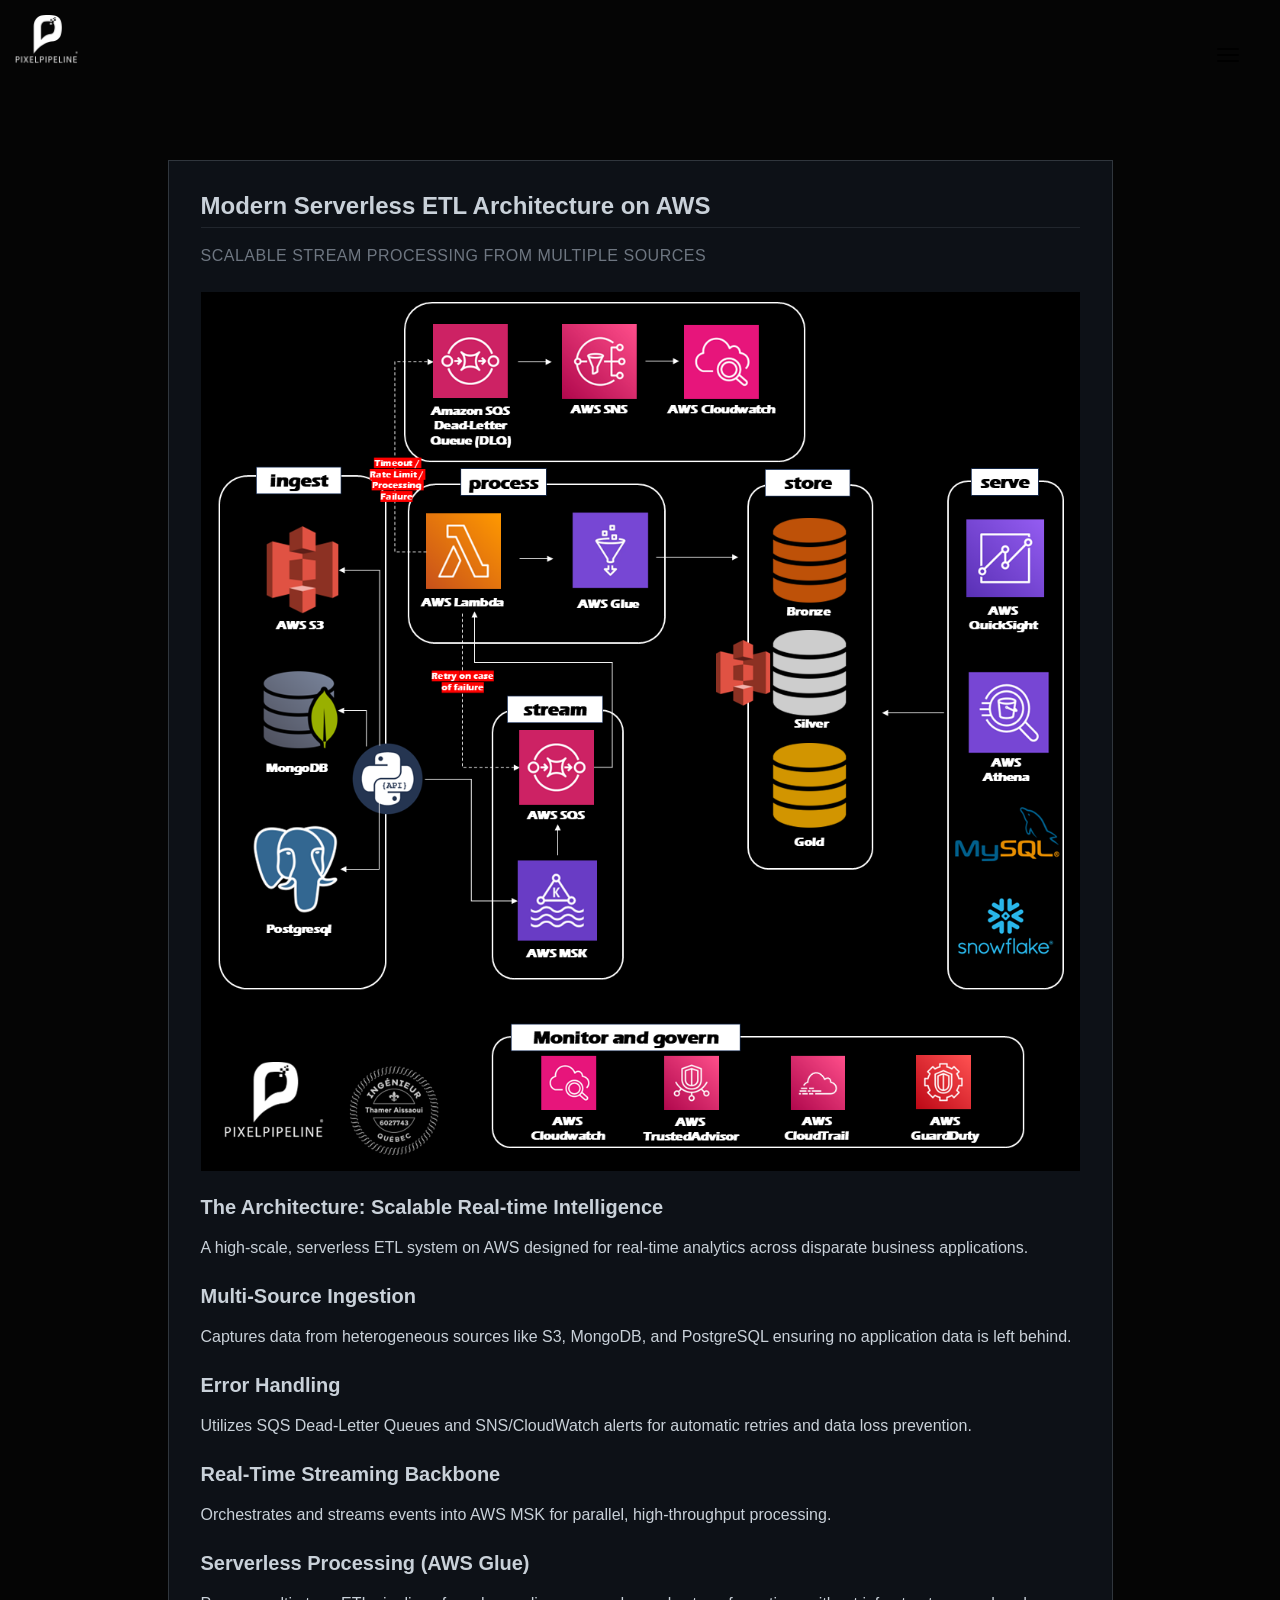
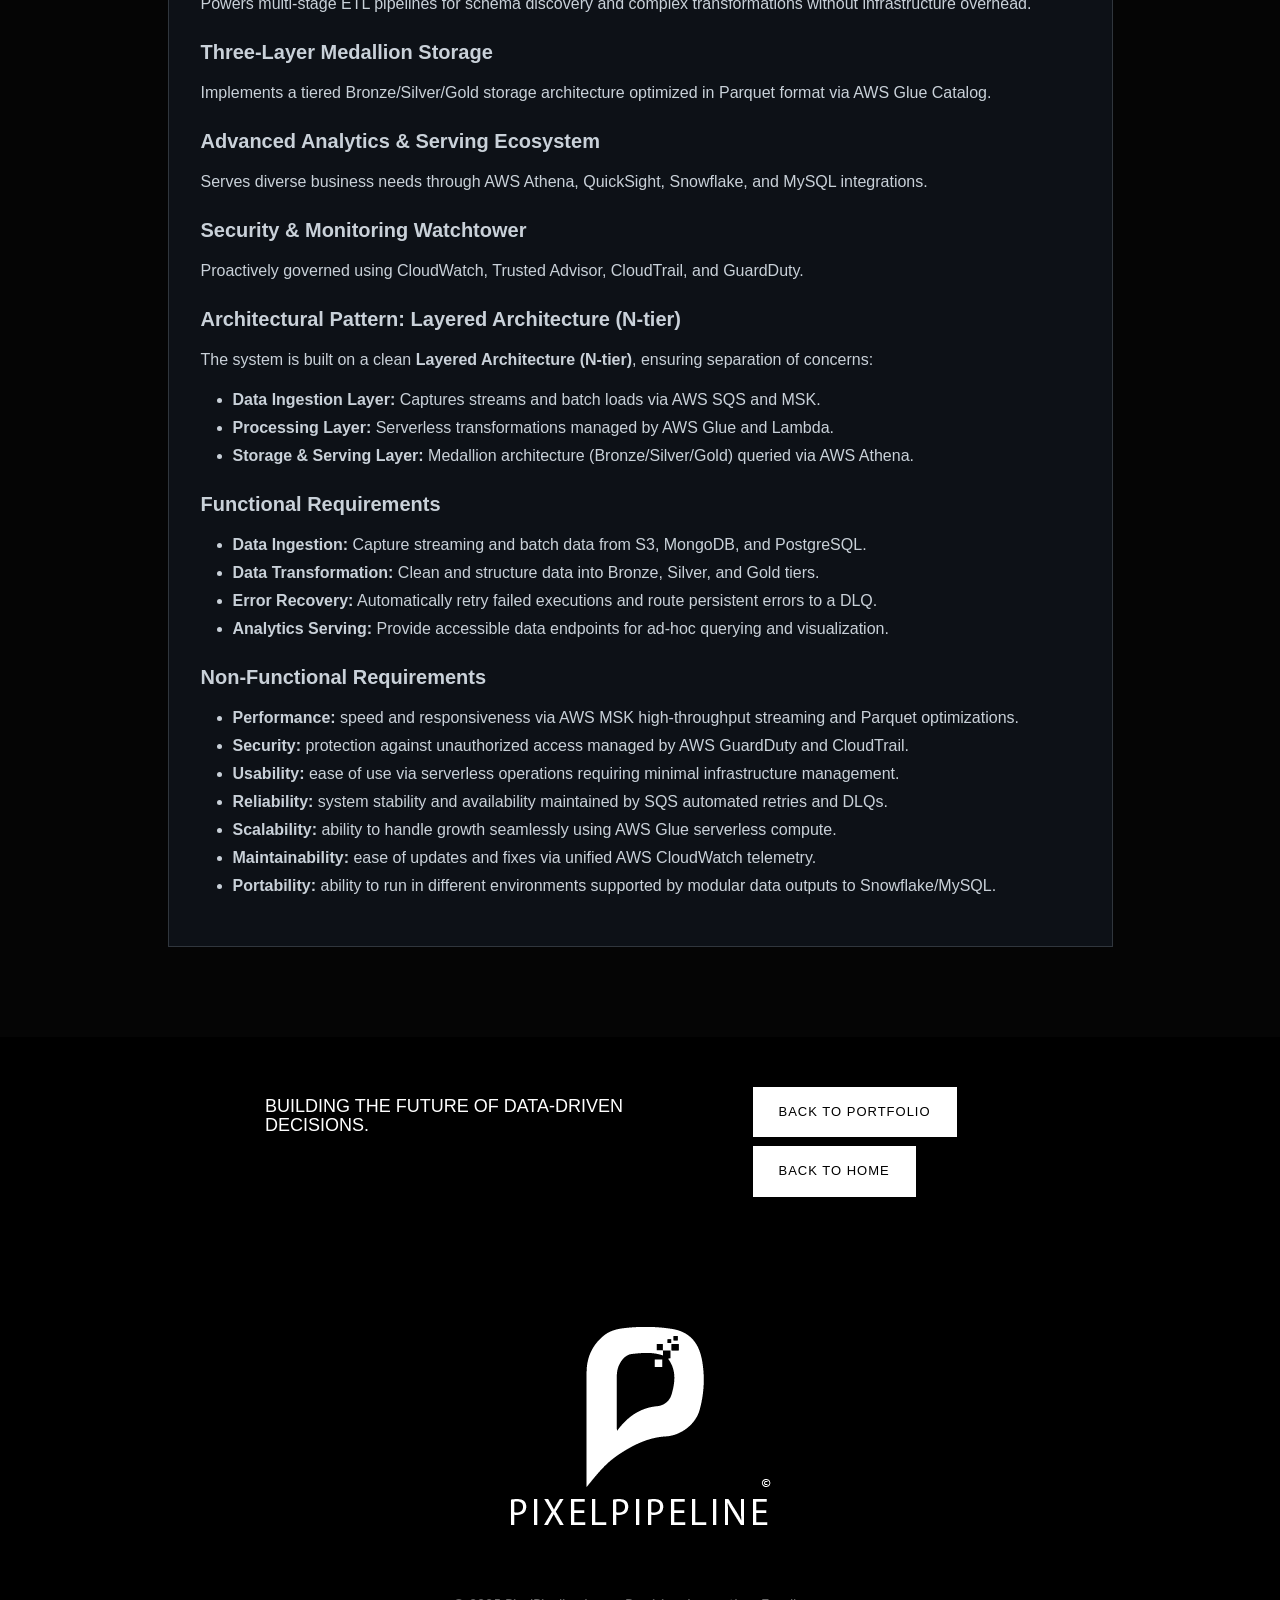
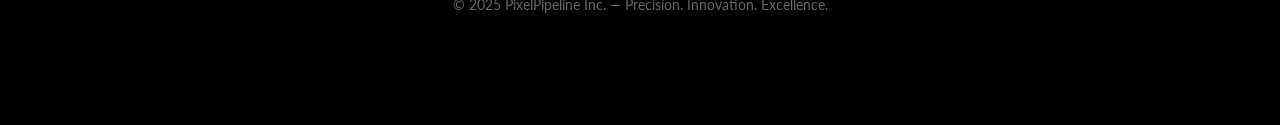
<file: aws-project.html>
<!DOCTYPE html>
<html lang="en">

<head>
    <title>AWS Serverless ETL Project | PixelPipeline</title>
    <meta charset="utf-8">
    <meta http-equiv="X-UA-Compatible" content="IE=edge">
    <meta name="viewport" content="width=device-width, initial-scale=1">
    <meta name="description" content="Modern Serverless ETL Architecture on AWS - Project Detail">
    <meta name="author" content="PixelPipeline" />

    <!-- Load Bootstrap -->
    <link rel="stylesheet" href="https://maxcdn.bootstrapcdn.com/bootstrap/3.3.5/css/bootstrap.min.css">
    <link href="https://fonts.googleapis.com/css?family=Lato" rel="stylesheet">
    <link rel="stylesheet" type="text/css" href="css/font-awesome.css">
    <link rel="stylesheet" type="text/css" href="css/style.css">
    <link rel="icon" href="img/favicon.png" type="image/png" />

    <link rel="stylesheet" type="text/css" href="css/project.css">
</head>

<body>
    <header>
        <nav class="navbar navbar-fixed-top" id="header-nav">
            <div class="container-fluid">
                <div class="navbar-header">
                    <a class="navbar-brand" href="index.html">
                        <img src="img/logo-white.png" class="logo-light"
                            alt="PixelPipeline - Data Engineering and AI Solutions">
                        <img src="img/logo.png" class="logo-dark"
                            alt="PixelPipeline - Data Engineering and AI Solutions">
                    </a>
                </div>
                <div class="primary-menu">
                    <button type="button" class="navbar-toggle collapsed" data-toggle="collapse" data-target="#navbar"
                        aria-expanded="false" aria-controls="navbar">
                        <span class="sr-only">Toggle navigation</span>
                        <span class="icon-bar"></span>
                        <span class="icon-bar"></span>
                        <span class="icon-bar"></span>
                    </button>
                    <div id="navbar" class="navbar-collapse collapse">
                        <ul class="nav navbar-nav">
                            <li><a href="index.html">Home</a></li>
                            <li><a href="index.html#architecture-portfolio">Portfolio</a></li>
                            <li><a href="index.html#about">About</a></li>
                            <li><a href="index.html#contact">Contact</a></li>
                        </ul>
                    </div>
                </div>
            </div>
        </nav>

        <div class="main-head">
            <div class="container">
                <div class="row">
                    <div class="col-md-10 col-md-offset-1">
                        <div class="detailed-description">
                            <h2 style="margin-top: 0;">Modern Serverless ETL Architecture on AWS</h2>
                            <p
                                style="color: #6e7681; text-transform: uppercase; letter-spacing: 0.5px; margin-bottom: 24px;">
                                Scalable Stream Processing from Multiple Sources</p>

                            <div class="project-image-container">
                                <img src="img/portfolio/PixelPipeline_WORKFLOW_AWS.png"
                                    alt="AWS Serverless ETL Workflow Diagram">
                            </div>

                            <h5>The Architecture: Scalable Real-time Intelligence</h5>
                            <p>A high-scale, serverless ETL system on AWS designed for real-time analytics across
                                disparate business applications.</p>

                            <h5>Multi-Source Ingestion</h5>
                            <p>Captures data from heterogeneous sources like S3, MongoDB, and PostgreSQL ensuring no
                                application data is left behind.</p>

                            <h5>Error Handling</h5>
                            <p>Utilizes SQS Dead-Letter Queues and SNS/CloudWatch alerts for automatic retries and data
                                loss prevention.</p>

                            <h5>Real-Time Streaming Backbone</h5>
                            <p>Orchestrates and streams events into AWS MSK for parallel, high-throughput processing.
                            </p>

                            <h5>Serverless Processing (AWS Glue)</h5>
                            <p>Powers multi-stage ETL pipelines for schema discovery and complex transformations without
                                infrastructure overhead.</p>

                            <h5>Three-Layer Medallion Storage</h5>
                            <p>Implements a tiered Bronze/Silver/Gold storage architecture optimized in Parquet format
                                via AWS Glue Catalog.</p>

                            <h5>Advanced Analytics & Serving Ecosystem</h5>
                            <p>Serves diverse business needs through AWS Athena, QuickSight, Snowflake, and MySQL
                                integrations.</p>

                            <h5>Security & Monitoring Watchtower</h5>
                            <p>Proactively governed using CloudWatch, Trusted Advisor, CloudTrail, and GuardDuty.</p>

                            <h5>Architectural Pattern: Layered Architecture (N-tier)</h5>
                            <p>The system is built on a clean <b>Layered Architecture (N-tier)</b>, ensuring separation
                                of concerns:</p>
                            <ul>
                                <li><b>Data Ingestion Layer:</b> Captures streams and batch loads via AWS SQS and MSK.
                                </li>
                                <li><b>Processing Layer:</b> Serverless transformations managed by AWS Glue and Lambda.
                                </li>
                                <li><b>Storage & Serving Layer:</b> Medallion architecture (Bronze/Silver/Gold) queried
                                    via AWS Athena.</li>
                            </ul>

                            <h5>Functional Requirements</h5>
                            <ul>
                                <li><b>Data Ingestion:</b> Capture streaming and batch data from S3, MongoDB, and
                                    PostgreSQL.</li>
                                <li><b>Data Transformation:</b> Clean and structure data into Bronze, Silver, and Gold
                                    tiers.</li>
                                <li><b>Error Recovery:</b> Automatically retry failed executions and route persistent
                                    errors to a DLQ.</li>
                                <li><b>Analytics Serving:</b> Provide accessible data endpoints for ad-hoc querying and
                                    visualization.</li>
                            </ul>

                            <h5>Non-Functional Requirements</h5>
                            <ul>
                                <li><b>Performance:</b> speed and responsiveness via AWS MSK high-throughput streaming
                                    and Parquet optimizations.</li>
                                <li><b>Security:</b> protection against unauthorized access managed by AWS GuardDuty and
                                    CloudTrail.</li>
                                <li><b>Usability:</b> ease of use via serverless operations requiring minimal
                                    infrastructure management.</li>
                                <li><b>Reliability:</b> system stability and availability maintained by SQS automated
                                    retries and DLQs.</li>
                                <li><b>Scalability:</b> ability to handle growth seamlessly using AWS Glue serverless
                                    compute.</li>
                                <li><b>Maintainability:</b> ease of updates and fixes via unified AWS CloudWatch
                                    telemetry.</li>
                                <li><b>Portability:</b> ability to run in different environments supported by modular
                                    data outputs to Snowflake/MySQL.</li>
                            </ul>
                        </div>
                    </div>
                </div>
            </div>
        </div>
    </header>
    <div class="call-to-action">
        <div class="container">
            <div class="row">
                <div class="col-md-5 col-md-offset-2">
                    <h4>Building the Future of Data-Driven Decisions.</h4>
                </div>
                <div class="col-md-2 text-center">
                    <a href="portfolio.html" class="btn btn-cta">Back to Portfolio</a>
                </div>
            </div>
            <div class="row">
                <div class="col-md-5 col-md-offset-2">

                </div>
                <div class="col-md-2 text-center">
                    <a href="index.html" class="btn btn-cta">Back to Home</a>
                </div>
            </div>
        </div>
    </div>

    <footer>
        <div class="container text-center">
            <img src="img/logo-white.png" class="logo-footer" alt="PixelPipeline - Data Engineering & AI Consulting">
            <p style="color: #666; font-size: 14px; margin-top: 20px;">© 2025 PixelPipeline Inc. — Precision.
                Innovation. Excellence.</p>
        </div>
    </footer>

    <!-- Scripts -->
    <script src="https://code.jquery.com/jquery-3.6.0.min.js"></script>
    <script src="https://maxcdn.bootstrapcdn.com/bootstrap/3.3.5/js/bootstrap.min.js"></script>
    <script src="js/smooth-scroll.js"></script>
    <script src="js/custom.js"></script>
</body>

</html>
</file>
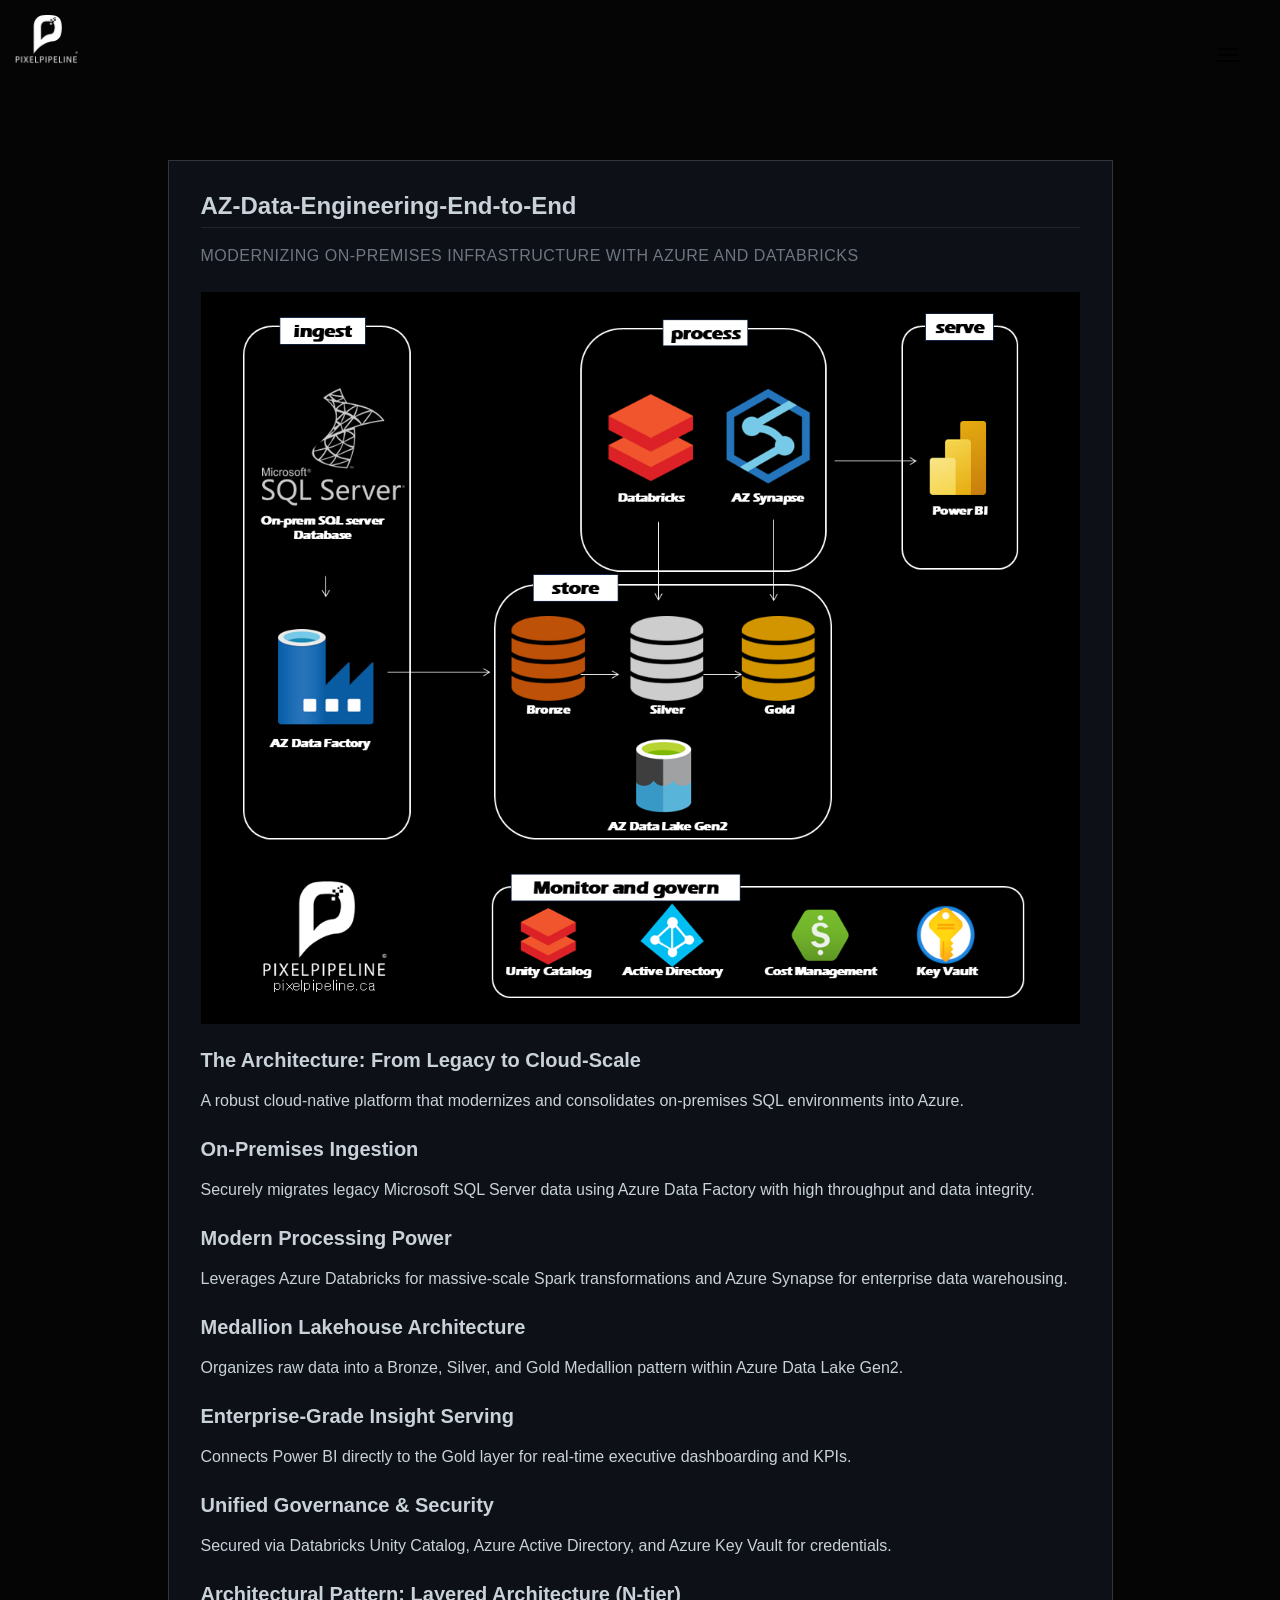
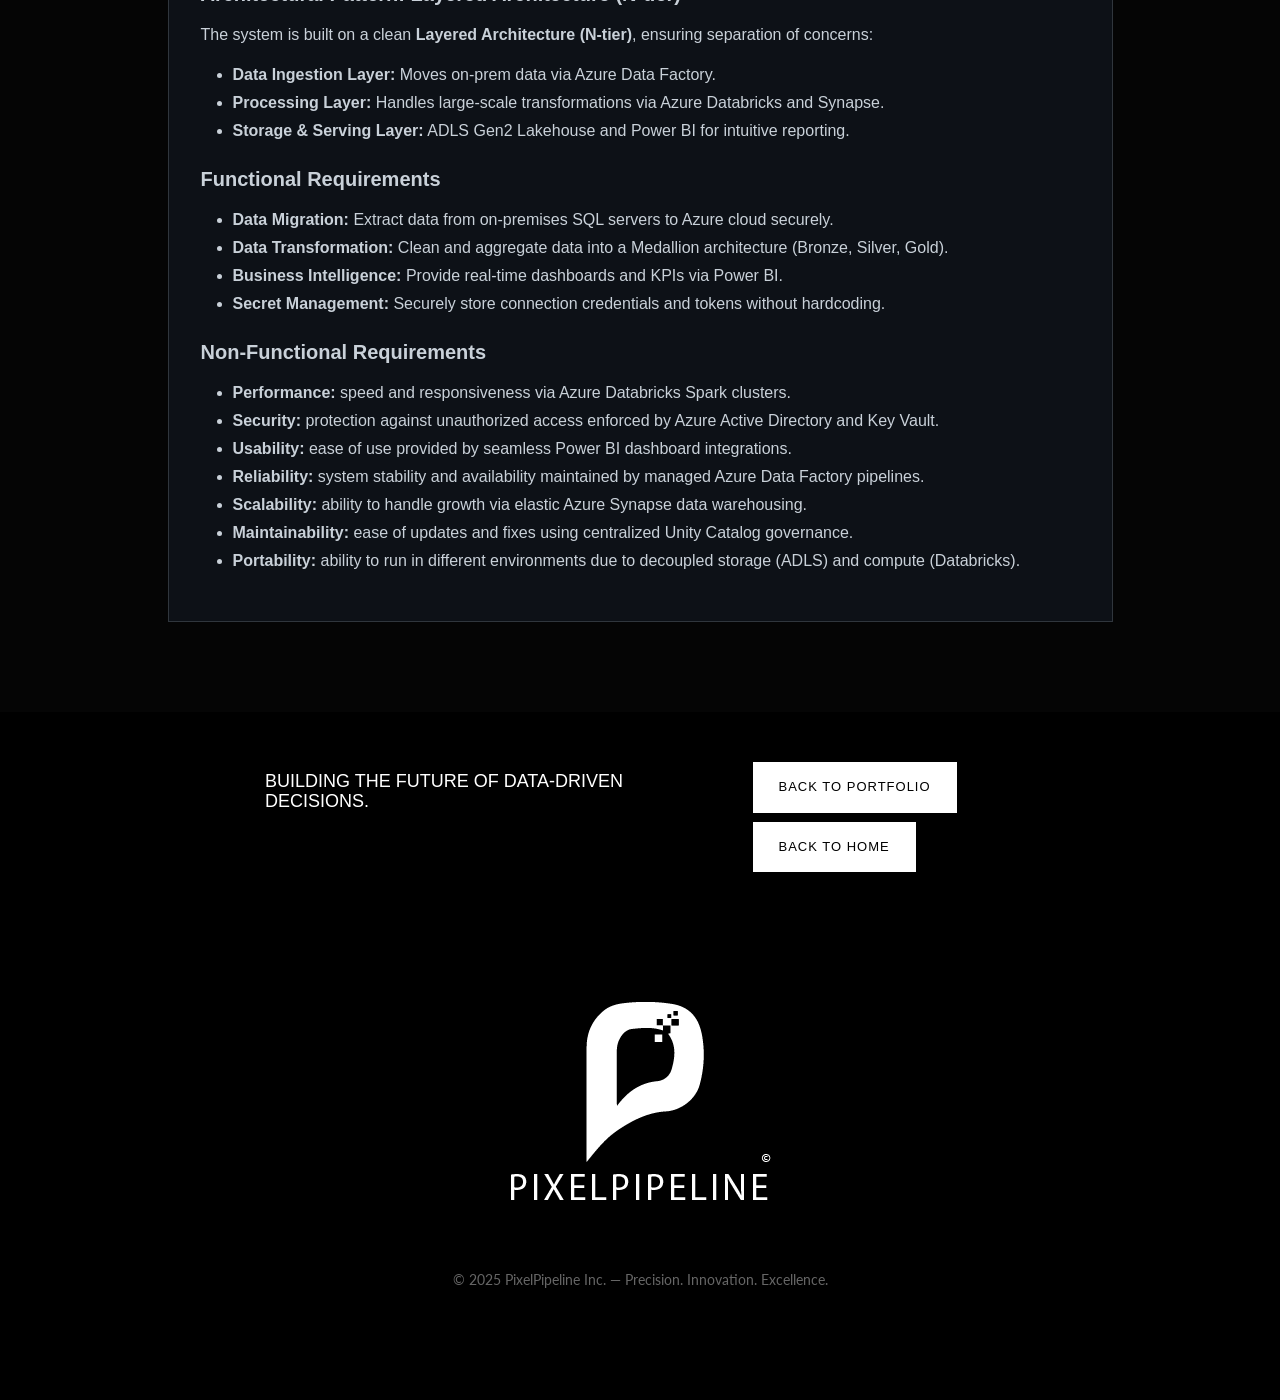
<file: azure-project.html>
<!DOCTYPE html>
<html lang="en">

<head>
    <title>Azure Data Engineering Project | PixelPipeline</title>
    <meta charset="utf-8">
    <meta http-equiv="X-UA-Compatible" content="IE=edge">
    <meta name="viewport" content="width=device-width, initial-scale=1">
    <meta name="description" content="AZ-Data-Engineering-End-to-End - Project Detail">
    <meta name="author" content="PixelPipeline" />

    <!-- Load Bootstrap -->
    <link rel="stylesheet" href="https://maxcdn.bootstrapcdn.com/bootstrap/3.3.5/css/bootstrap.min.css">
    <link href="https://fonts.googleapis.com/css?family=Lato" rel="stylesheet">
    <link rel="stylesheet" type="text/css" href="css/font-awesome.css">
    <link rel="stylesheet" type="text/css" href="css/style.css">
    <link rel="icon" href="img/favicon.png" type="image/png" />

    <link rel="stylesheet" type="text/css" href="css/project.css">
</head>

<body>
    <header>
        <nav class="navbar navbar-fixed-top" id="header-nav">
            <div class="container-fluid">
                <div class="navbar-header">
                    <a class="navbar-brand" href="index.html">
                        <img src="img/logo-white.png" class="logo-light"
                            alt="PixelPipeline - Data Engineering and AI Solutions">
                        <img src="img/logo.png" class="logo-dark"
                            alt="PixelPipeline - Data Engineering and AI Solutions">
                    </a>
                </div>
                <div class="primary-menu">
                    <button type="button" class="navbar-toggle collapsed" data-toggle="collapse" data-target="#navbar"
                        aria-expanded="false" aria-controls="navbar">
                        <span class="sr-only">Toggle navigation</span>
                        <span class="icon-bar"></span>
                        <span class="icon-bar"></span>
                        <span class="icon-bar"></span>
                    </button>
                    <div id="navbar" class="navbar-collapse collapse">
                        <ul class="nav navbar-nav">
                            <li><a href="index.html">Home</a></li>
                            <li><a href="index.html#architecture-portfolio">Portfolio</a></li>
                            <li><a href="index.html#about">About</a></li>
                            <li><a href="index.html#contact">Contact</a></li>
                        </ul>
                    </div>
                </div>
            </div>
        </nav>

        <div class="main-head">
            <div class="container">
                <div class="row">
                    <div class="col-md-10 col-md-offset-1">
                        <div class="detailed-description">
                            <h2 style="margin-top: 0;">AZ-Data-Engineering-End-to-End</h2>
                            <p
                                style="color: #6e7681; text-transform: uppercase; letter-spacing: 0.5px; margin-bottom: 24px;">
                                Modernizing On-Premises Infrastructure with Azure and Databricks</p>

                            <div class="project-image-container">
                                <img src="img/portfolio/PixelPipeline_WORKFLOW_Azure.png"
                                    alt="Azure Data Engineering Workflow Diagram">
                            </div>

                            <h5>The Architecture: From Legacy to Cloud-Scale</h5>
                            <p>A robust cloud-native platform that modernizes and consolidates on-premises SQL
                                environments into Azure.</p>

                            <h5>On-Premises Ingestion</h5>
                            <p>Securely migrates legacy Microsoft SQL Server data using Azure Data Factory with high
                                throughput and data integrity.</p>

                            <h5>Modern Processing Power</h5>
                            <p>Leverages Azure Databricks for massive-scale Spark transformations and Azure Synapse for
                                enterprise data warehousing.</p>

                            <h5>Medallion Lakehouse Architecture</h5>
                            <p>Organizes raw data into a Bronze, Silver, and Gold Medallion pattern within Azure Data
                                Lake Gen2.</p>

                            <h5>Enterprise-Grade Insight Serving</h5>
                            <p>Connects Power BI directly to the Gold layer for real-time executive dashboarding and
                                KPIs.</p>

                            <h5>Unified Governance & Security</h5>
                            <p>Secured via Databricks Unity Catalog, Azure Active Directory, and Azure Key Vault for
                                credentials.</p>

                            <h5>Architectural Pattern: Layered Architecture (N-tier)</h5>
                            <p>The system is built on a clean <b>Layered Architecture (N-tier)</b>, ensuring separation
                                of concerns:</p>
                            <ul>
                                <li><b>Data Ingestion Layer:</b> Moves on-prem data via Azure Data Factory.</li>
                                <li><b>Processing Layer:</b> Handles large-scale transformations via Azure Databricks
                                    and Synapse.</li>
                                <li><b>Storage & Serving Layer:</b> ADLS Gen2 Lakehouse and Power BI for intuitive
                                    reporting.</li>
                            </ul>

                            <h5>Functional Requirements</h5>
                            <ul>
                                <li><b>Data Migration:</b> Extract data from on-premises SQL servers to Azure cloud
                                    securely.</li>
                                <li><b>Data Transformation:</b> Clean and aggregate data into a Medallion architecture
                                    (Bronze, Silver, Gold).</li>
                                <li><b>Business Intelligence:</b> Provide real-time dashboards and KPIs via Power BI.
                                </li>
                                <li><b>Secret Management:</b> Securely store connection credentials and tokens without
                                    hardcoding.</li>
                            </ul>

                            <h5>Non-Functional Requirements</h5>
                            <ul>
                                <li><b>Performance:</b> speed and responsiveness via Azure Databricks Spark clusters.
                                </li>
                                <li><b>Security:</b> protection against unauthorized access enforced by Azure Active
                                    Directory and Key Vault.</li>
                                <li><b>Usability:</b> ease of use provided by seamless Power BI dashboard integrations.
                                </li>
                                <li><b>Reliability:</b> system stability and availability maintained by managed Azure
                                    Data Factory pipelines.</li>
                                <li><b>Scalability:</b> ability to handle growth via elastic Azure Synapse data
                                    warehousing.</li>
                                <li><b>Maintainability:</b> ease of updates and fixes using centralized Unity Catalog
                                    governance.</li>
                                <li><b>Portability:</b> ability to run in different environments due to decoupled
                                    storage (ADLS) and compute (Databricks).</li>
                            </ul>
                        </div>
                    </div>
                </div>
            </div>
        </div>
    </header>

    <div class="call-to-action">
        <div class="container">
            <div class="row">
                <div class="col-md-5 col-md-offset-2">
                    <h4>Building the Future of Data-Driven Decisions.</h4>
                </div>
                <div class="col-md-2 text-center">
                    <a href="portfolio.html" class="btn btn-cta">Back to Portfolio</a>
                </div>
            </div>
            <div class="row">
                <div class="col-md-5 col-md-offset-2">

                </div>
                <div class="col-md-2 text-center">
                    <a href="index.html" class="btn btn-cta">Back to Home</a>
                </div>
            </div>
        </div>
    </div>

    <footer>
        <div class="container text-center">
            <img src="img/logo-white.png" class="logo-footer" alt="PixelPipeline - Data Engineering & AI Consulting">
            <p style="color: #666; font-size: 14px; margin-top: 20px;">© 2025 PixelPipeline Inc. — Precision.
                Innovation. Excellence.</p>
        </div>
    </footer>

    <!-- Scripts -->
    <script src="https://code.jquery.com/jquery-3.6.0.min.js"></script>
    <script src="https://maxcdn.bootstrapcdn.com/bootstrap/3.3.5/js/bootstrap.min.js"></script>
    <script src="js/smooth-scroll.js"></script>
    <script src="js/custom.js"></script>
</body>

</html>
</file>
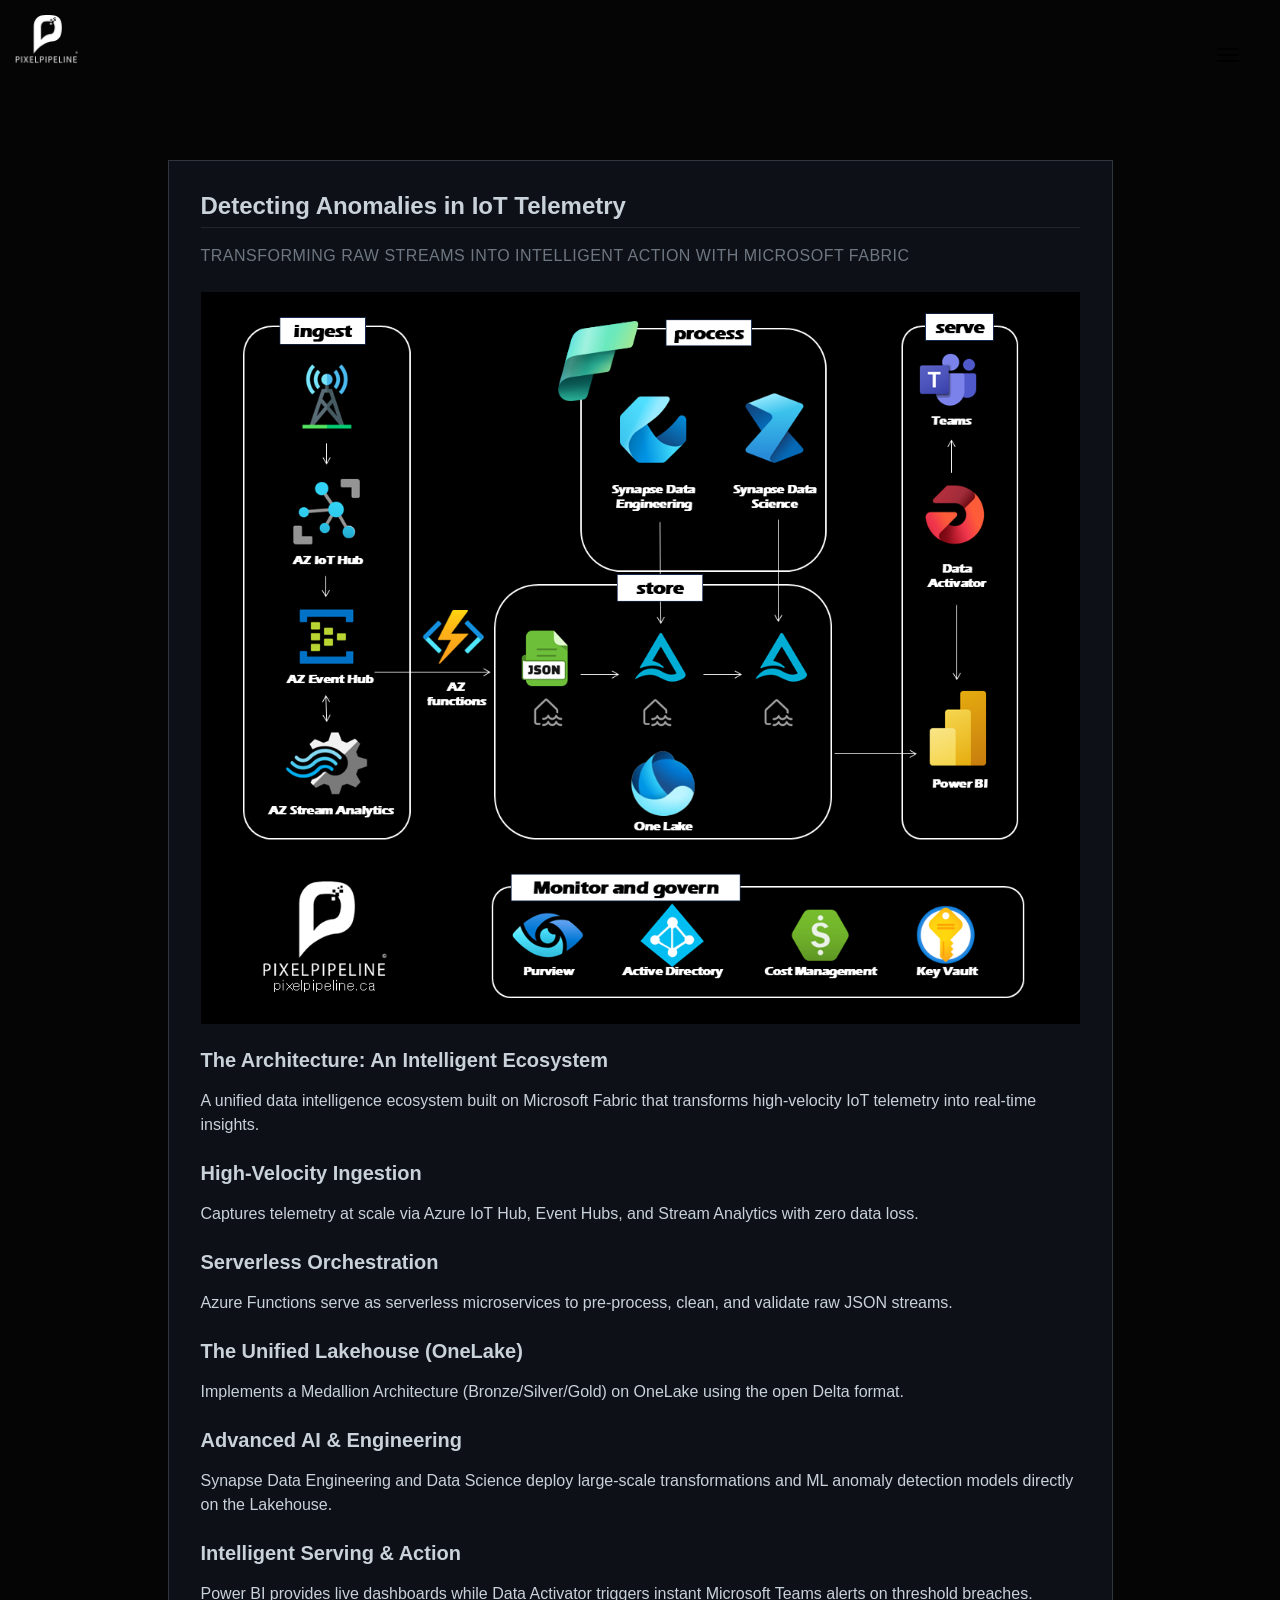
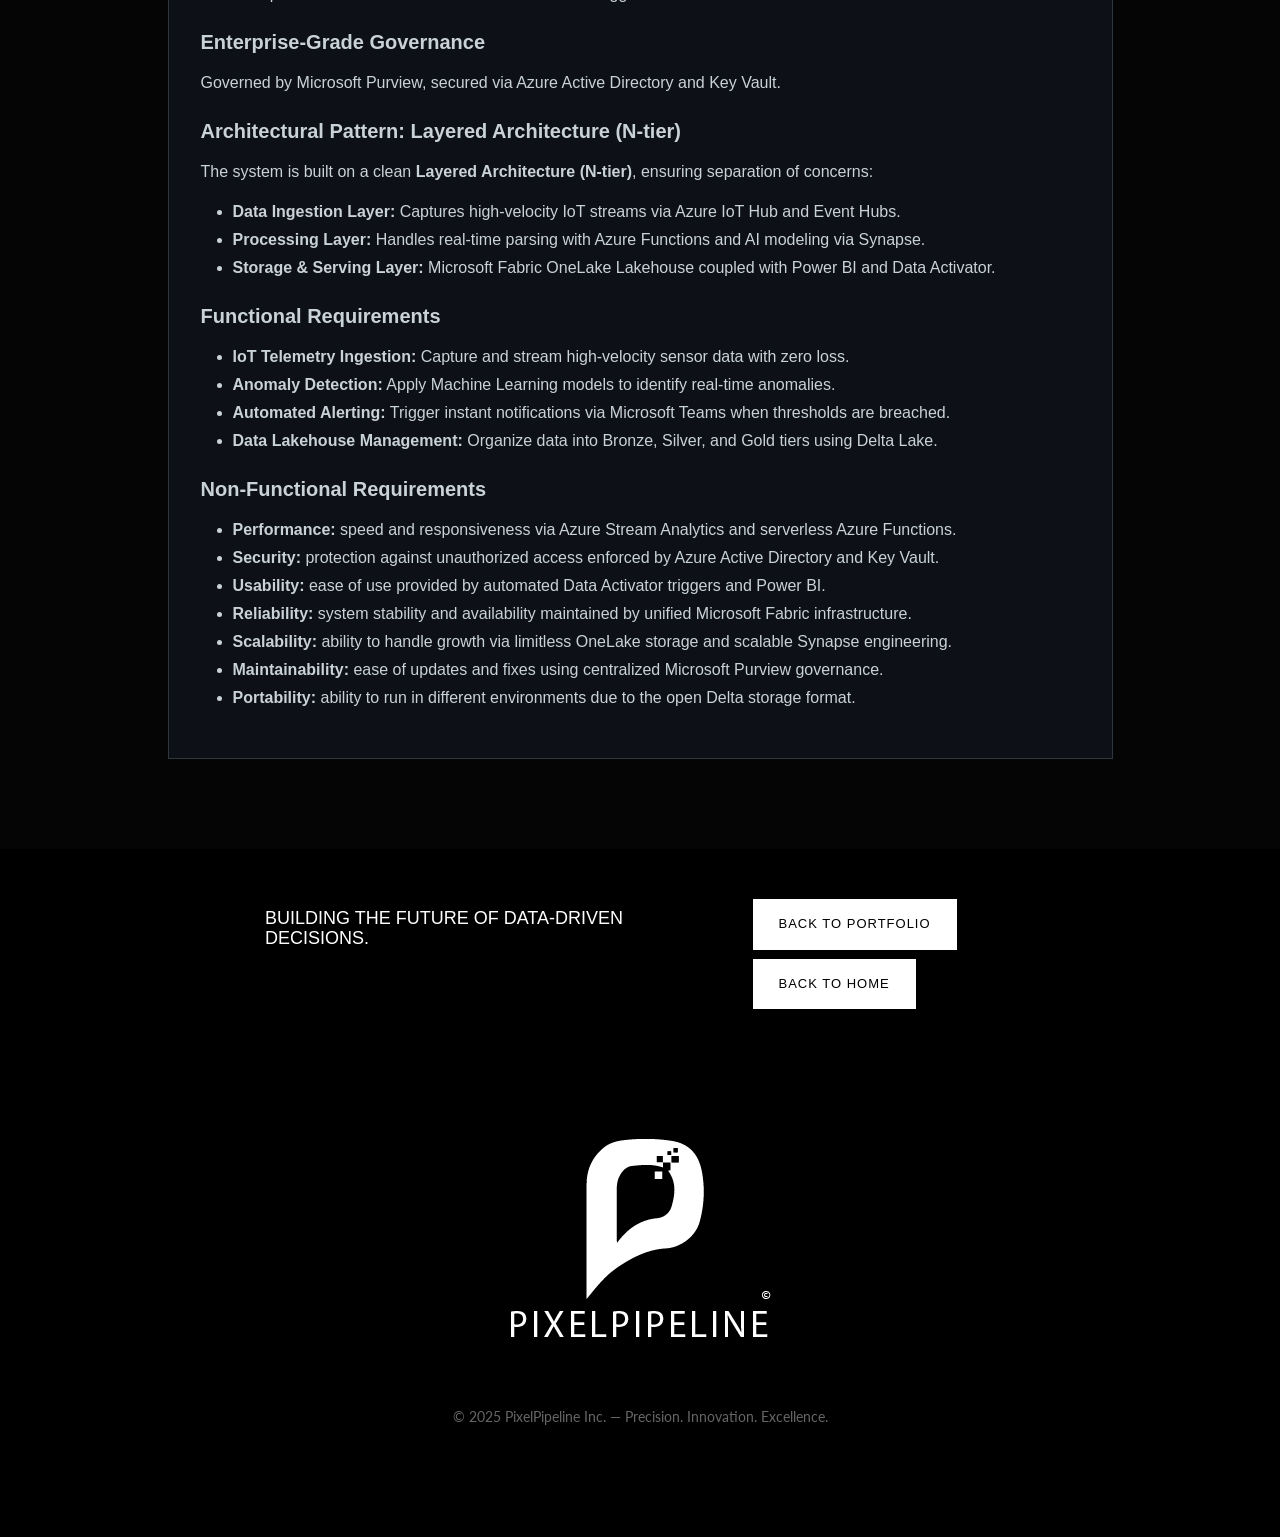
<file: fabric-project.html>
<!DOCTYPE html>
<html lang="en">

<head>
    <title>Microsoft Fabric IoT Project | PixelPipeline</title>
    <meta charset="utf-8">
    <meta http-equiv="X-UA-Compatible" content="IE=edge">
    <meta name="viewport" content="width=device-width, initial-scale=1">
    <meta name="description" content="Detecting Anomalies in IoT Telemetry using Microsoft Fabric - Project Detail">
    <meta name="author" content="PixelPipeline" />

    <!-- Load Bootstrap -->
    <link rel="stylesheet" href="https://maxcdn.bootstrapcdn.com/bootstrap/3.3.5/css/bootstrap.min.css">
    <link href="https://fonts.googleapis.com/css?family=Lato" rel="stylesheet">
    <link rel="stylesheet" type="text/css" href="css/font-awesome.css">
    <link rel="stylesheet" type="text/css" href="css/style.css">
    <link rel="icon" href="img/favicon.png" type="image/png" />

    <link rel="stylesheet" type="text/css" href="css/project.css">
</head>

<body>
    <header>
        <nav class="navbar navbar-fixed-top" id="header-nav">
            <div class="container-fluid">
                <div class="navbar-header">
                    <a class="navbar-brand" href="index.html">
                        <img src="img/logo-white.png" class="logo-light"
                            alt="PixelPipeline - Data Engineering and AI Solutions">
                        <img src="img/logo.png" class="logo-dark"
                            alt="PixelPipeline - Data Engineering and AI Solutions">
                    </a>
                </div>
                <div class="primary-menu">
                    <button type="button" class="navbar-toggle collapsed" data-toggle="collapse" data-target="#navbar"
                        aria-expanded="false" aria-controls="navbar">
                        <span class="sr-only">Toggle navigation</span>
                        <span class="icon-bar"></span>
                        <span class="icon-bar"></span>
                        <span class="icon-bar"></span>
                    </button>
                    <div id="navbar" class="navbar-collapse collapse">
                        <ul class="nav navbar-nav">
                            <li><a href="index.html">Home</a></li>
                            <li><a href="index.html#architecture-portfolio">Portfolio</a></li>
                            <li><a href="index.html#about">About</a></li>
                            <li><a href="index.html#contact">Contact</a></li>
                        </ul>
                    </div>
                </div>
            </div>
        </nav>

        <div class="main-head">
            <div class="container">
                <div class="row">
                    <div class="col-md-10 col-md-offset-1">
                        <div class="detailed-description">
                            <h2 style="margin-top: 0;">Detecting Anomalies in IoT Telemetry</h2>
                            <p
                                style="color: #6e7681; text-transform: uppercase; letter-spacing: 0.5px; margin-bottom: 24px;">
                                Transforming Raw Streams into Intelligent Action with Microsoft Fabric</p>

                            <div class="project-image-container">
                                <img src="img/portfolio/PixelPipeline_WORKFLOW_Fabric.png"
                                    alt="Microsoft Fabric IoT Architecture Diagram">
                            </div>

                            <h5>The Architecture: An Intelligent Ecosystem</h5>
                            <p>A unified data intelligence ecosystem built on Microsoft Fabric that transforms
                                high-velocity IoT telemetry into real-time insights.</p>

                            <h5>High-Velocity Ingestion</h5>
                            <p>Captures telemetry at scale via Azure IoT Hub, Event Hubs, and Stream Analytics with zero
                                data loss.</p>

                            <h5>Serverless Orchestration</h5>
                            <p>Azure Functions serve as serverless microservices to pre-process, clean, and validate raw
                                JSON streams.</p>

                            <h5>The Unified Lakehouse (OneLake)</h5>
                            <p>Implements a Medallion Architecture (Bronze/Silver/Gold) on OneLake using the open Delta
                                format.</p>

                            <h5>Advanced AI & Engineering</h5>
                            <p>Synapse Data Engineering and Data Science deploy large-scale transformations and ML
                                anomaly detection models directly on the Lakehouse.</p>

                            <h5>Intelligent Serving & Action</h5>
                            <p>Power BI provides live dashboards while Data Activator triggers instant Microsoft Teams
                                alerts on threshold breaches.</p>

                            <h5>Enterprise-Grade Governance</h5>
                            <p>Governed by Microsoft Purview, secured via Azure Active Directory and Key Vault.</p>

                            <h5>Architectural Pattern: Layered Architecture (N-tier)</h5>
                            <p>The system is built on a clean <b>Layered Architecture (N-tier)</b>, ensuring separation
                                of concerns:</p>
                            <ul>
                                <li><b>Data Ingestion Layer:</b> Captures high-velocity IoT streams via Azure IoT Hub
                                    and Event Hubs.</li>
                                <li><b>Processing Layer:</b> Handles real-time parsing with Azure Functions and AI
                                    modeling via Synapse.</li>
                                <li><b>Storage & Serving Layer:</b> Microsoft Fabric OneLake Lakehouse coupled with
                                    Power BI and Data Activator.</li>
                            </ul>

                            <h5>Functional Requirements</h5>
                            <ul>
                                <li><b>IoT Telemetry Ingestion:</b> Capture and stream high-velocity sensor data with
                                    zero loss.</li>
                                <li><b>Anomaly Detection:</b> Apply Machine Learning models to identify real-time
                                    anomalies.</li>
                                <li><b>Automated Alerting:</b> Trigger instant notifications via Microsoft Teams when
                                    thresholds are breached.</li>
                                <li><b>Data Lakehouse Management:</b> Organize data into Bronze, Silver, and Gold tiers
                                    using Delta Lake.</li>
                            </ul>

                            <h5>Non-Functional Requirements</h5>
                            <ul>
                                <li><b>Performance:</b> speed and responsiveness via Azure Stream Analytics and
                                    serverless Azure Functions.</li>
                                <li><b>Security:</b> protection against unauthorized access enforced by Azure Active
                                    Directory and Key Vault.</li>
                                <li><b>Usability:</b> ease of use provided by automated Data Activator triggers and
                                    Power BI.</li>
                                <li><b>Reliability:</b> system stability and availability maintained by unified
                                    Microsoft Fabric infrastructure.</li>
                                <li><b>Scalability:</b> ability to handle growth via limitless OneLake storage and
                                    scalable Synapse engineering.</li>
                                <li><b>Maintainability:</b> ease of updates and fixes using centralized Microsoft
                                    Purview governance.</li>
                                <li><b>Portability:</b> ability to run in different environments due to the open Delta
                                    storage format.</li>
                            </ul>
                        </div>
                    </div>
                </div>
            </div>
        </div>
    </header>

    <div class="call-to-action">
        <div class="container">
            <div class="row">
                <div class="col-md-5 col-md-offset-2">
                    <h4>Building the Future of Data-Driven Decisions.</h4>
                </div>
                <div class="col-md-2 text-center">
                    <a href="portfolio.html" class="btn btn-cta">Back to Portfolio</a>
                </div>
            </div>
            <div class="row">
                <div class="col-md-5 col-md-offset-2">

                </div>
                <div class="col-md-2 text-center">
                    <a href="index.html" class="btn btn-cta">Back to Home</a>
                </div>
            </div>
        </div>
    </div>

    <footer>
        <div class="container text-center">
            <img src="img/logo-white.png" class="logo-footer" alt="PixelPipeline - Data Engineering & AI Consulting">
            <p style="color: #666; font-size: 14px; margin-top: 20px;">© 2025 PixelPipeline Inc. — Precision.
                Innovation. Excellence.</p>
        </div>
    </footer>

    <!-- Scripts -->
    <script src="https://code.jquery.com/jquery-3.6.0.min.js"></script>
    <script src="https://maxcdn.bootstrapcdn.com/bootstrap/3.3.5/js/bootstrap.min.js"></script>
    <script src="js/smooth-scroll.js"></script>
    <script src="js/custom.js"></script>
</body>

</html>
</file>
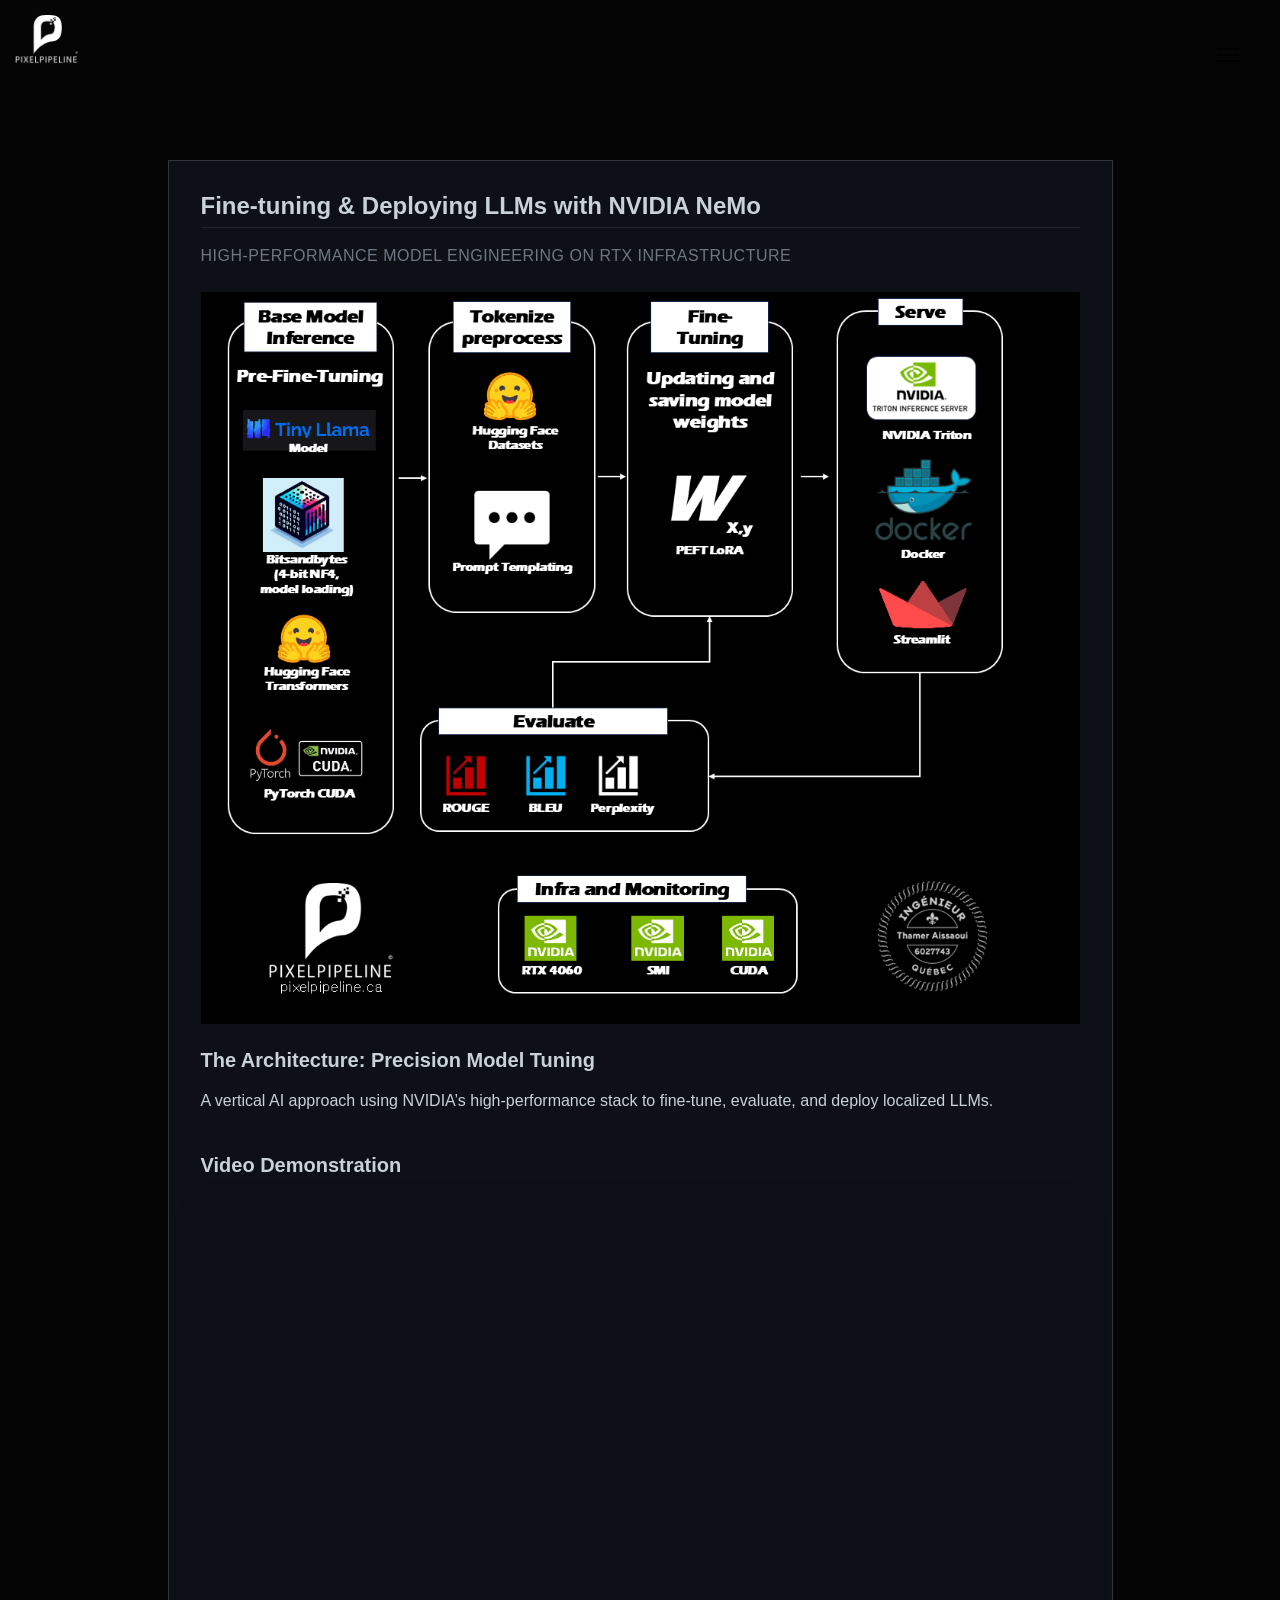
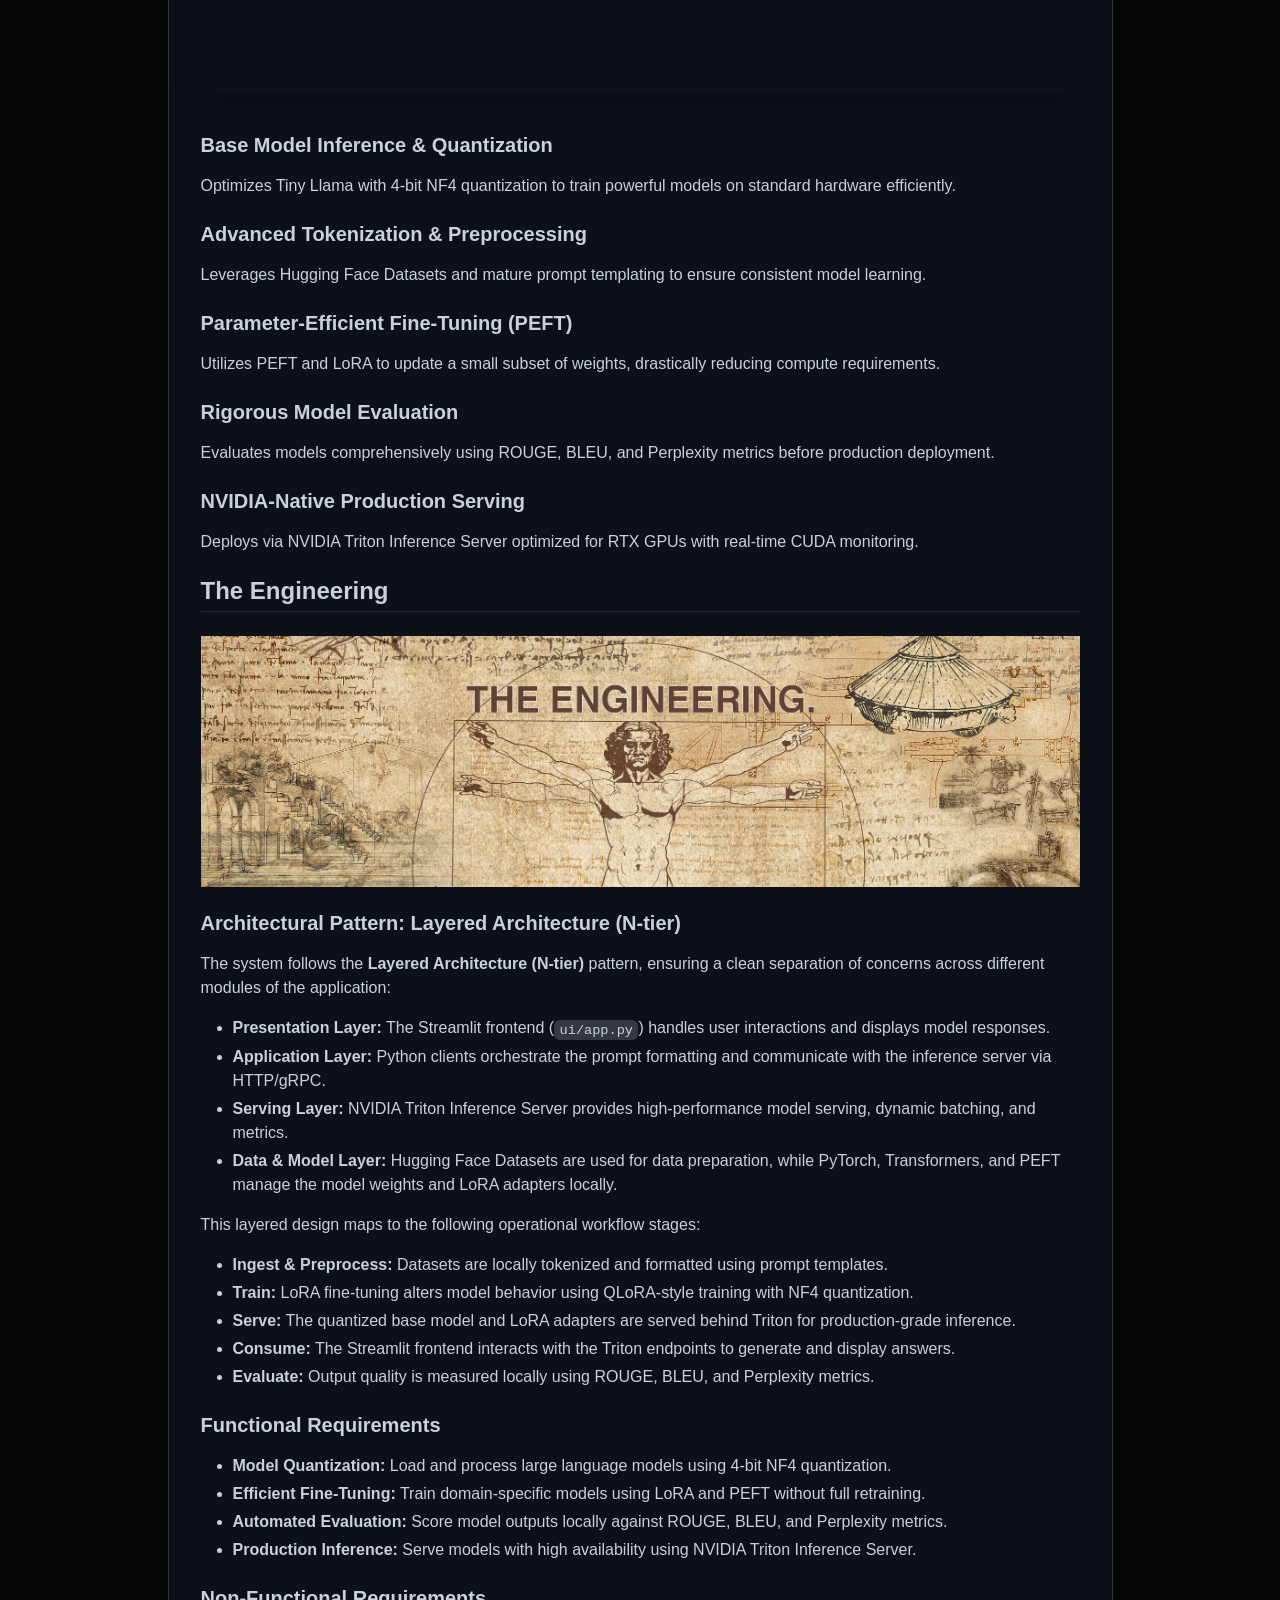
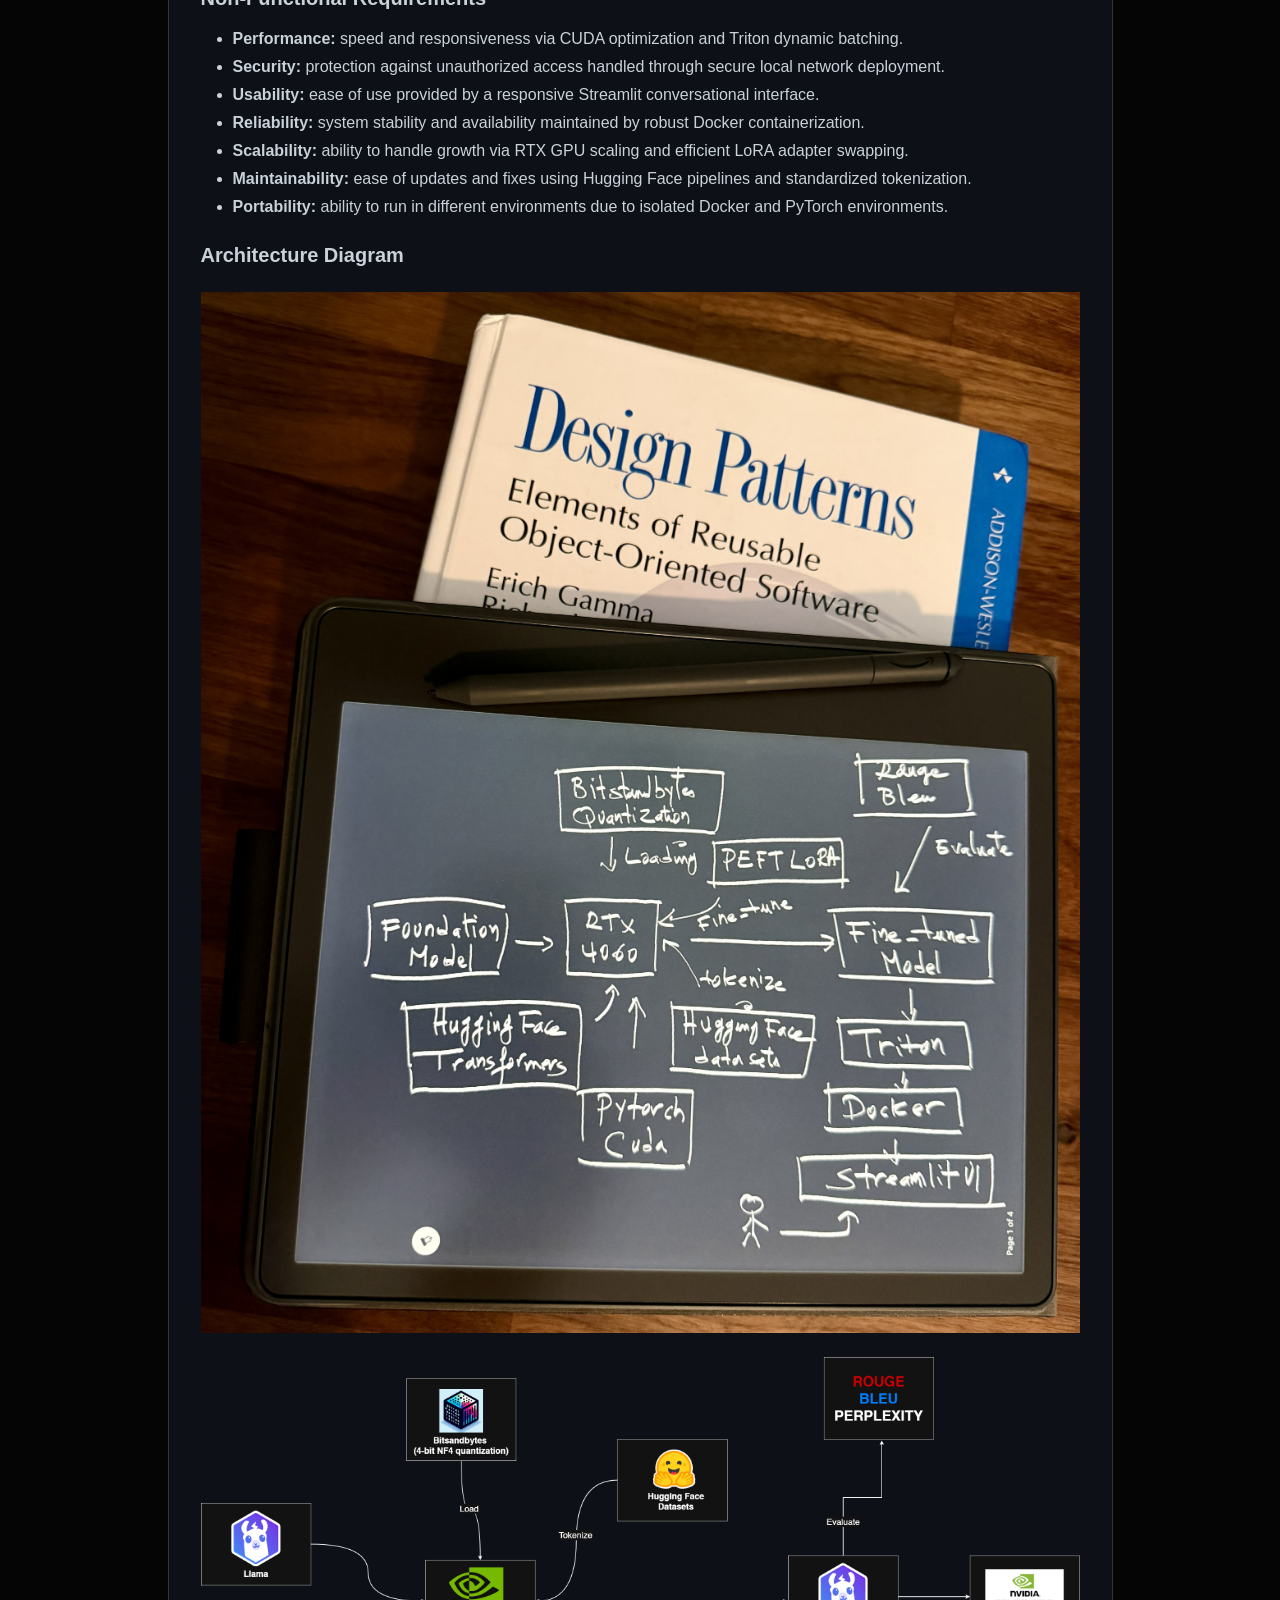
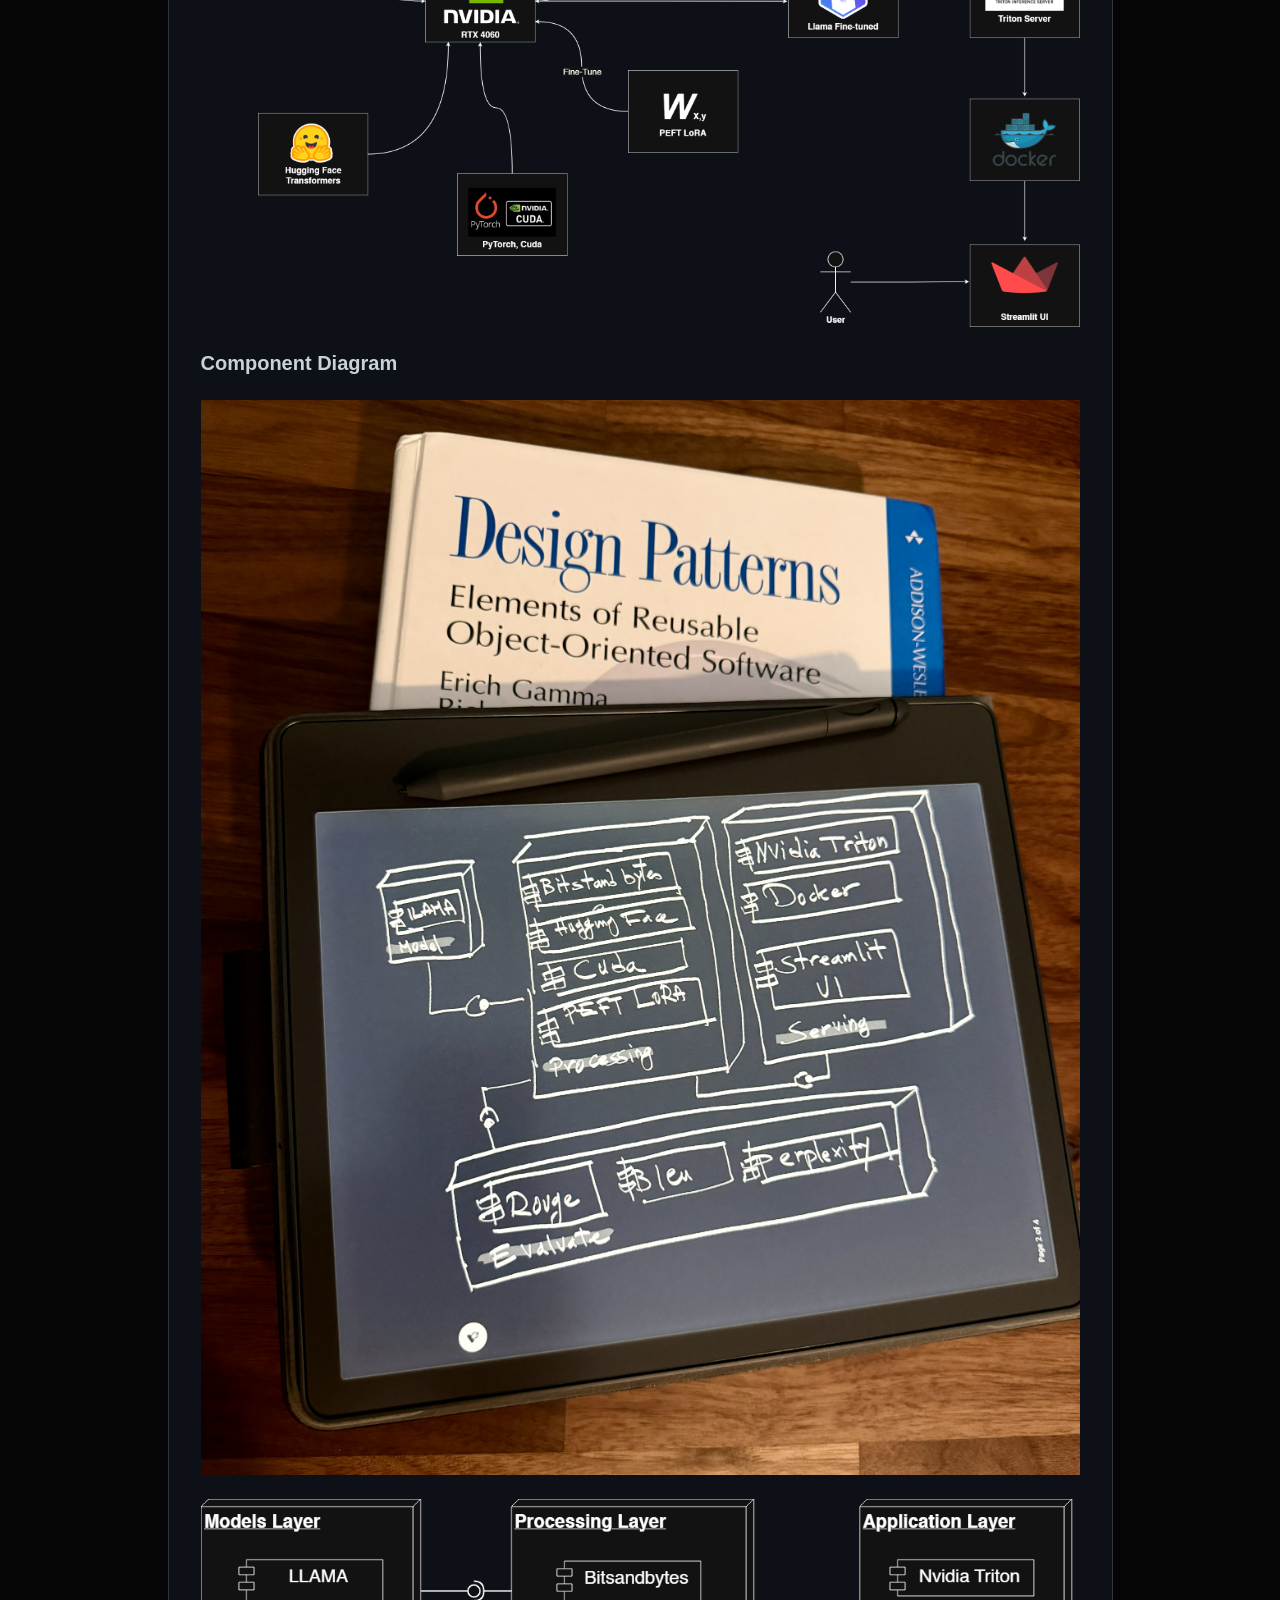
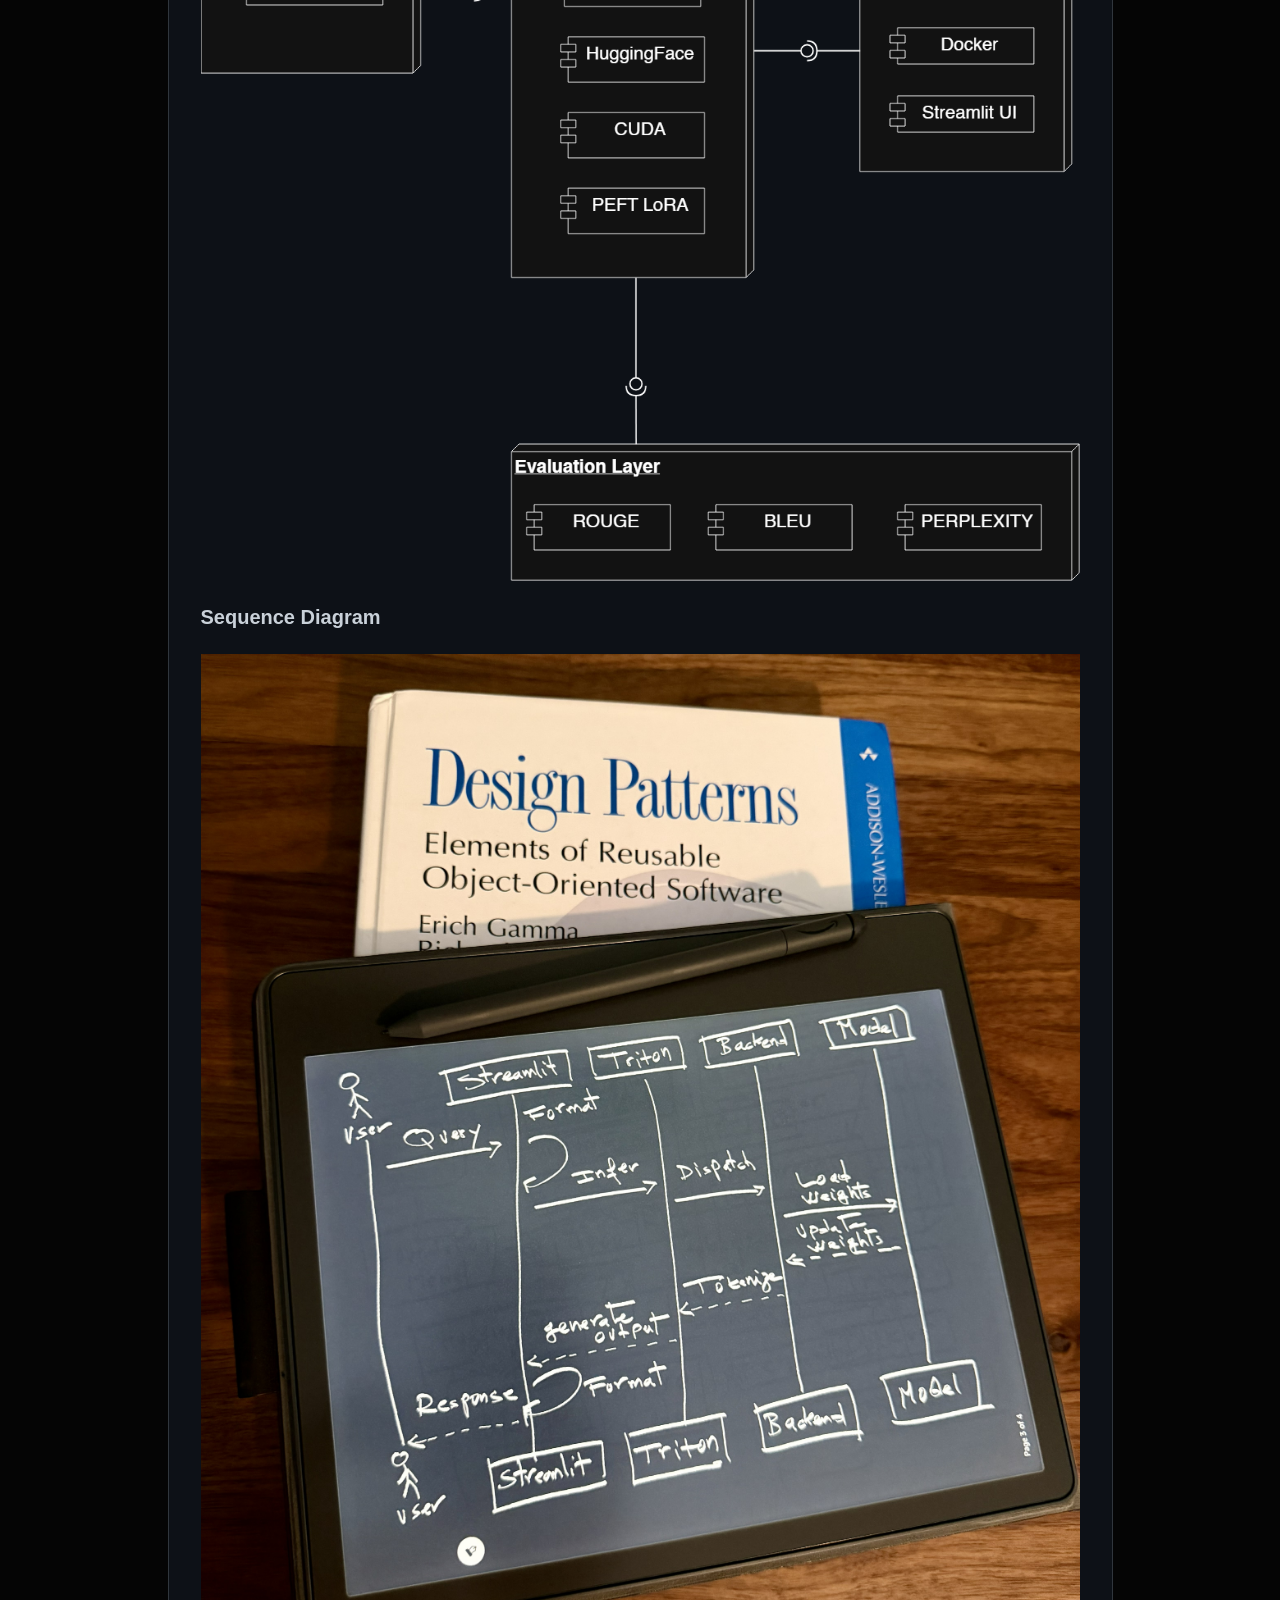
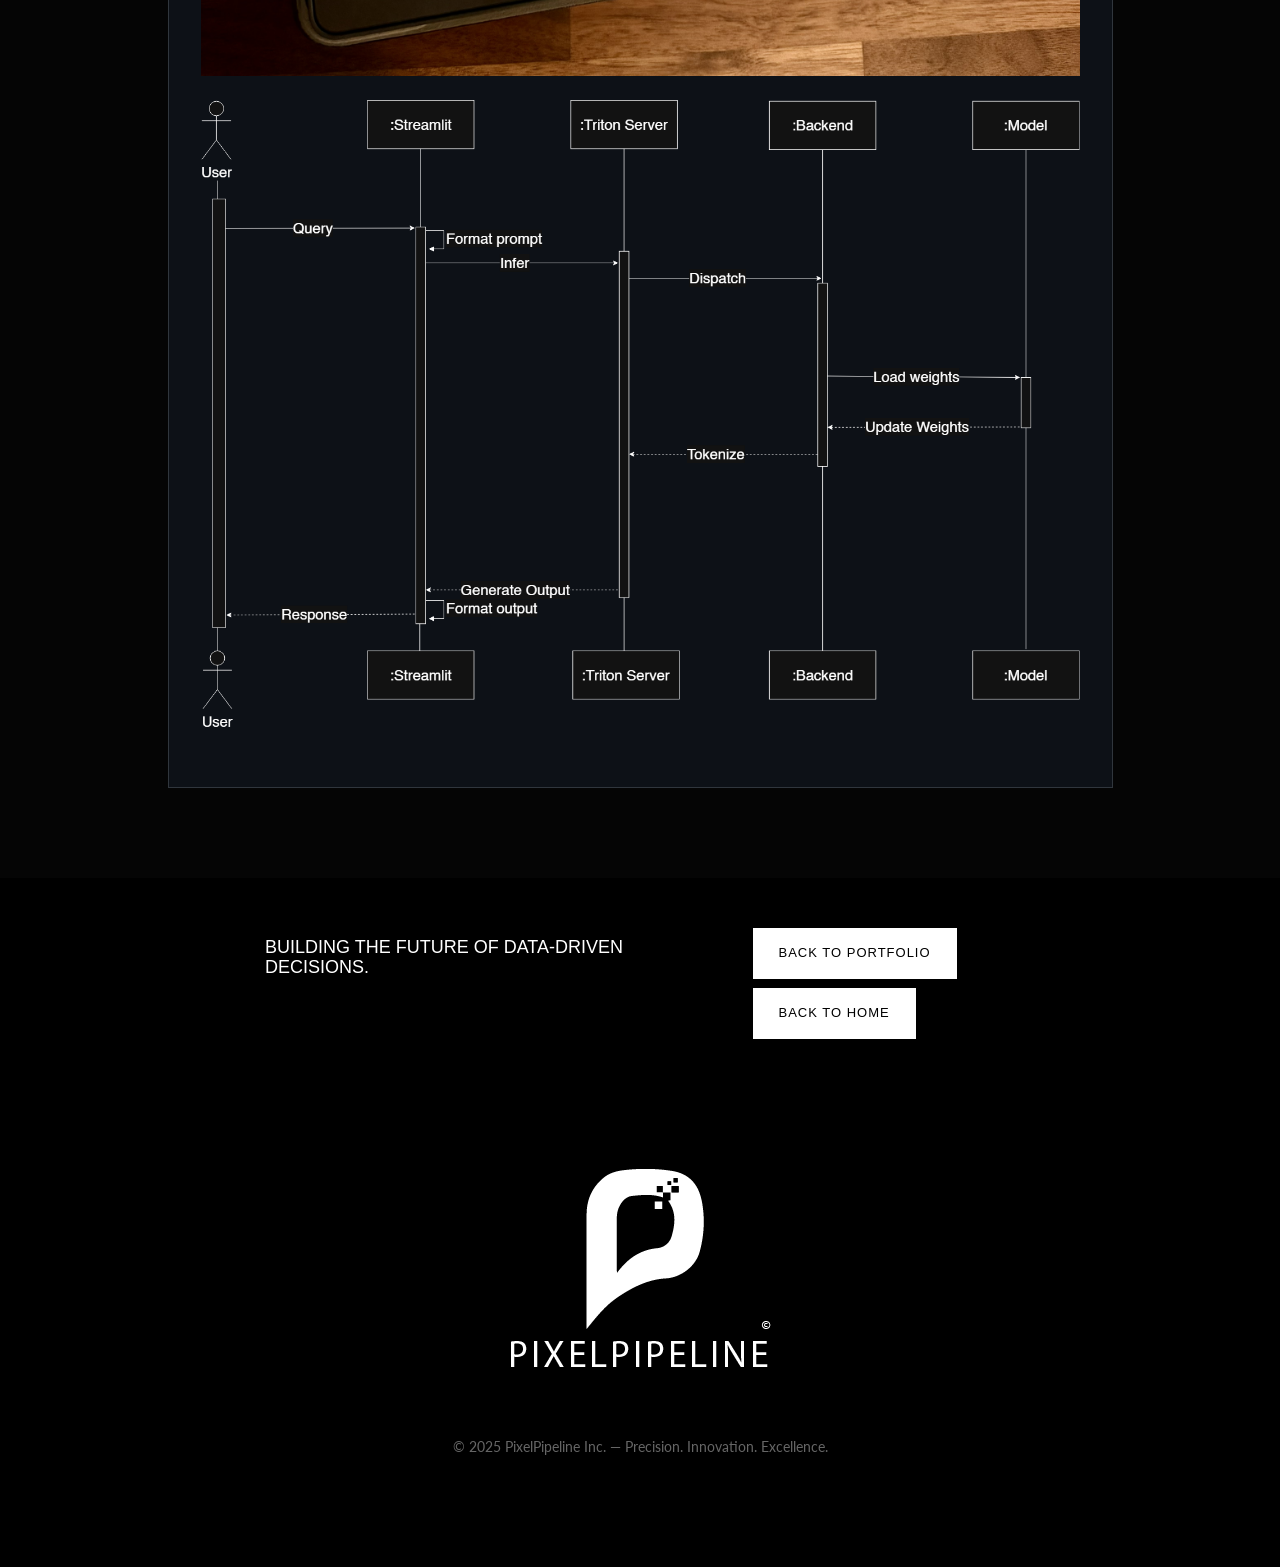
<file: nvidia-llm-project.html>
<!DOCTYPE html>
<html lang="en">

<head>
    <title>NVIDIA LLM Fine-Tuning | PixelPipeline</title>
    <meta charset="utf-8">
    <meta http-equiv="X-UA-Compatible" content="IE=edge">
    <meta name="viewport" content="width=device-width, initial-scale=1">
    <meta name="description" content="Fine-tuning & Deploying LLMs with NVIDIA NeMo and CUDA - Project Detail">
    <meta name="author" content="PixelPipeline" />

    <!-- Load Bootstrap -->
    <link rel="stylesheet" href="https://maxcdn.bootstrapcdn.com/bootstrap/3.3.5/css/bootstrap.min.css">
    <link href="https://fonts.googleapis.com/css?family=Lato" rel="stylesheet">
    <link rel="stylesheet" type="text/css" href="css/font-awesome.css">
    <link rel="stylesheet" type="text/css" href="css/style.css">
    <link rel="icon" href="img/favicon.png" type="image/png" />

    <link rel="stylesheet" type="text/css" href="css/project.css">
</head>

<body>
    <header>
        <nav class="navbar navbar-fixed-top" id="header-nav">
            <div class="container-fluid">
                <div class="navbar-header">
                    <a class="navbar-brand" href="index.html">
                        <img src="img/logo-white.png" class="logo-light"
                            alt="PixelPipeline - Data Engineering and AI Solutions">
                        <img src="img/logo.png" class="logo-dark"
                            alt="PixelPipeline - Data Engineering and AI Solutions">
                    </a>
                </div>
                <div class="primary-menu">
                    <button type="button" class="navbar-toggle collapsed" data-toggle="collapse" data-target="#navbar"
                        aria-expanded="false" aria-controls="navbar">
                        <span class="sr-only">Toggle navigation</span>
                        <span class="icon-bar"></span>
                        <span class="icon-bar"></span>
                        <span class="icon-bar"></span>
                    </button>
                    <div id="navbar" class="navbar-collapse collapse">
                        <ul class="nav navbar-nav">
                            <li><a href="index.html">Home</a></li>
                            <li><a href="index.html#architecture-portfolio">Portfolio</a></li>
                            <li><a href="index.html#about">About</a></li>
                            <li><a href="index.html#contact">Contact</a></li>
                        </ul>
                    </div>
                </div>
            </div>
        </nav>

        <div class="main-head">
            <div class="container">
                <div class="row">
                    <div class="col-md-10 col-md-offset-1">
                        <div class="detailed-description">
                            <h2 style="margin-top: 0;">Fine-tuning & Deploying LLMs with NVIDIA NeMo</h2>
                            <p
                                style="color: #6e7681; text-transform: uppercase; letter-spacing: 0.5px; margin-bottom: 24px;">
                                High-Performance Model Engineering on RTX Infrastructure</p>

                            <div class="project-image-container">
                                <img src="img/portfolio/PixelPipeline_WORKFLOW_NVIDIA_LLM.png"
                                    alt="NVIDIA LLM Fine-tuning Workflow Diagram">
                            </div>

                            <h5>The Architecture: Precision Model Tuning</h5>
                            <p>A vertical AI approach using NVIDIA’s high-performance stack to fine-tune, evaluate, and
                                deploy localized LLMs.</p>

                            <div class="video-container" style="margin: 40px 0;">
                                <h5 style="margin-top: 0; margin-bottom: 20px;">Video Demonstration</h5>
                                <div class="embed-responsive embed-responsive-16by9"
                                    style="box-shadow: 0 10px 30px rgba(0,0,0,0.15); border-radius: 8px; overflow: hidden;">
                                    <iframe class="embed-responsive-item"
                                        src="https://www.youtube.com/embed/dULoO06W-qw" allowfullscreen></iframe>
                                </div>
                            </div>

                            <h5>Base Model Inference & Quantization</h5>
                            <p>Optimizes Tiny Llama with 4-bit NF4 quantization to train powerful models on standard
                                hardware efficiently.</p>

                            <h5>Advanced Tokenization & Preprocessing</h5>
                            <p>Leverages Hugging Face Datasets and mature prompt templating to ensure consistent model
                                learning.</p>

                            <h5>Parameter-Efficient Fine-Tuning (PEFT)</h5>
                            <p>Utilizes PEFT and LoRA to update a small subset of weights, drastically reducing compute
                                requirements.</p>

                            <h5>Rigorous Model Evaluation</h5>
                            <p>Evaluates models comprehensively using ROUGE, BLEU, and Perplexity metrics before
                                production deployment.</p>

                            <h5>NVIDIA-Native Production Serving</h5>
                            <p>Deploys via NVIDIA Triton Inference Server optimized for RTX GPUs with real-time CUDA
                                monitoring.</p>

                            <h2>The Engineering</h2>

                            <div class="project-image-container">
                                <img src="img/PixelPipeline_Architecture_Engineering.jpg"
                                    alt="Agentic AI Job Interviewer Workflow Diagram">
                            </div>

                            <h5>Architectural Pattern: Layered Architecture (N-tier)</h5>
                            <p>The system follows the <b>Layered Architecture (N-tier)</b> pattern, ensuring a clean
                                separation of concerns across different modules of the application:</p>

                            <ul>
                                <li><b>Presentation Layer:</b> The Streamlit frontend (<code>ui/app.py</code>) handles
                                    user interactions and displays model responses.</li>
                                <li><b>Application Layer:</b> Python clients orchestrate the prompt formatting and
                                    communicate with the inference server via HTTP/gRPC.</li>
                                <li><b>Serving Layer:</b> NVIDIA Triton Inference Server provides high-performance model
                                    serving, dynamic batching, and metrics.</li>
                                <li><b>Data &amp; Model Layer:</b> Hugging Face Datasets are used for data preparation,
                                    while PyTorch, Transformers, and PEFT manage the model weights and LoRA adapters
                                    locally.</li>
                            </ul>

                            <p>This layered design maps to the following operational workflow stages:</p>

                            <ul>
                                <li><b>Ingest &amp; Preprocess:</b> Datasets are locally tokenized and formatted using
                                    prompt templates.</li>
                                <li><b>Train:</b> LoRA fine-tuning alters model behavior using QLoRA-style training with
                                    NF4 quantization.</li>
                                <li><b>Serve:</b> The quantized base model and LoRA adapters are served behind Triton
                                    for production-grade inference.</li>
                                <li><b>Consume:</b> The Streamlit frontend interacts with the Triton endpoints to
                                    generate and display answers.</li>
                                <li><b>Evaluate:</b> Output quality is measured locally using ROUGE, BLEU, and
                                    Perplexity metrics.</li>
                            </ul>

                            <h5>Functional Requirements</h5>
                            <ul>
                                <li><b>Model Quantization:</b> Load and process large language models using 4-bit NF4
                                    quantization.</li>
                                <li><b>Efficient Fine-Tuning:</b> Train domain-specific models using LoRA and PEFT
                                    without full retraining.</li>
                                <li><b>Automated Evaluation:</b> Score model outputs locally against ROUGE, BLEU, and
                                    Perplexity metrics.</li>
                                <li><b>Production Inference:</b> Serve models with high availability using NVIDIA Triton
                                    Inference Server.</li>
                            </ul>

                            <h5>Non-Functional Requirements</h5>
                            <ul>
                                <li><b>Performance:</b> speed and responsiveness via CUDA optimization and Triton
                                    dynamic batching.</li>
                                <li><b>Security:</b> protection against unauthorized access handled through secure local
                                    network deployment.</li>
                                <li><b>Usability:</b> ease of use provided by a responsive Streamlit conversational
                                    interface.</li>
                                <li><b>Reliability:</b> system stability and availability maintained by robust Docker
                                    containerization.</li>
                                <li><b>Scalability:</b> ability to handle growth via RTX GPU scaling and efficient LoRA
                                    adapter swapping.</li>
                                <li><b>Maintainability:</b> ease of updates and fixes using Hugging Face pipelines and
                                    standardized tokenization.</li>
                                <li><b>Portability:</b> ability to run in different environments due to isolated Docker
                                    and PyTorch environments.</li>
                            </ul>

                            <h5>Architecture Diagram</h5>
                            <div class="project-image-container">
                                <img src="img/portfolio/PixelPipeline_ENG_Architecture_NVIDIA_LLM.jpg"
                                    alt="Agentic AI Job Interviewer Workflow Diagram">
                            </div>
                            <div class="project-image-container">
                                <img src="img/portfolio/PixelPipeline_Architecture_NVIDIA_LLM.png"
                                    alt="Agentic AI Job Interviewer Workflow Diagram">
                            </div>

                            <h5>Component Diagram</h5>
                            <div class="project-image-container">
                                <img src="img/portfolio/PixelPipeline_Component_Diagram_Eng_Nvidia_LLM.jpg"
                                    alt="Agentic AI Job Interviewer Workflow Diagram">
                            </div>
                            <div class="project-image-container">
                                <img src="img/portfolio/PixelPipeline_Component_Diagram_NVIDIA_LLM.png"
                                    alt="Agentic AI Job Interviewer Workflow Diagram">
                            </div>
                            <h5>Sequence Diagram</h5>
                            <div class="project-image-container">
                                <img src="img/portfolio/PixelPipeline_Sequence_Diagram_Eng_Nvidia_LLM.jpg"
                                    alt="Agentic AI Job Interviewer Workflow Diagram">
                            </div>
                            <div class="project-image-container">
                                <img src="img/portfolio/PixelPipeline_Sequence_Diagram_NVIDIA_LLM.png"
                                    alt="Agentic AI Job Interviewer Workflow Diagram">
                            </div>
                        </div>
                    </div>
                </div>
            </div>
        </div>
    </header>

    <div class="call-to-action">
        <div class="container">
            <div class="row">
                <div class="col-md-5 col-md-offset-2">
                    <h4>Building the Future of Data-Driven Decisions.</h4>
                </div>
                <div class="col-md-2 text-center">
                    <a href="portfolio.html" class="btn btn-cta">Back to Portfolio</a>
                </div>
            </div>
            <div class="row">
                <div class="col-md-5 col-md-offset-2">

                </div>
                <div class="col-md-2 text-center">
                    <a href="index.html" class="btn btn-cta">Back to Home</a>
                </div>
            </div>
        </div>
    </div>

    <footer>
        <div class="container text-center">
            <img src="img/logo-white.png" class="logo-footer" alt="PixelPipeline - Data Engineering & AI Consulting">
            <p style="color: #666; font-size: 14px; margin-top: 20px;">© 2025 PixelPipeline Inc. — Precision.
                Innovation. Excellence.</p>
        </div>
    </footer>

    <!-- Scripts -->
    <script src="https://code.jquery.com/jquery-3.6.0.min.js"></script>
    <script src="https://maxcdn.bootstrapcdn.com/bootstrap/3.3.5/js/bootstrap.min.js"></script>
    <script src="js/smooth-scroll.js"></script>
    <script src="js/custom.js"></script>
</body>

</html>
</file>
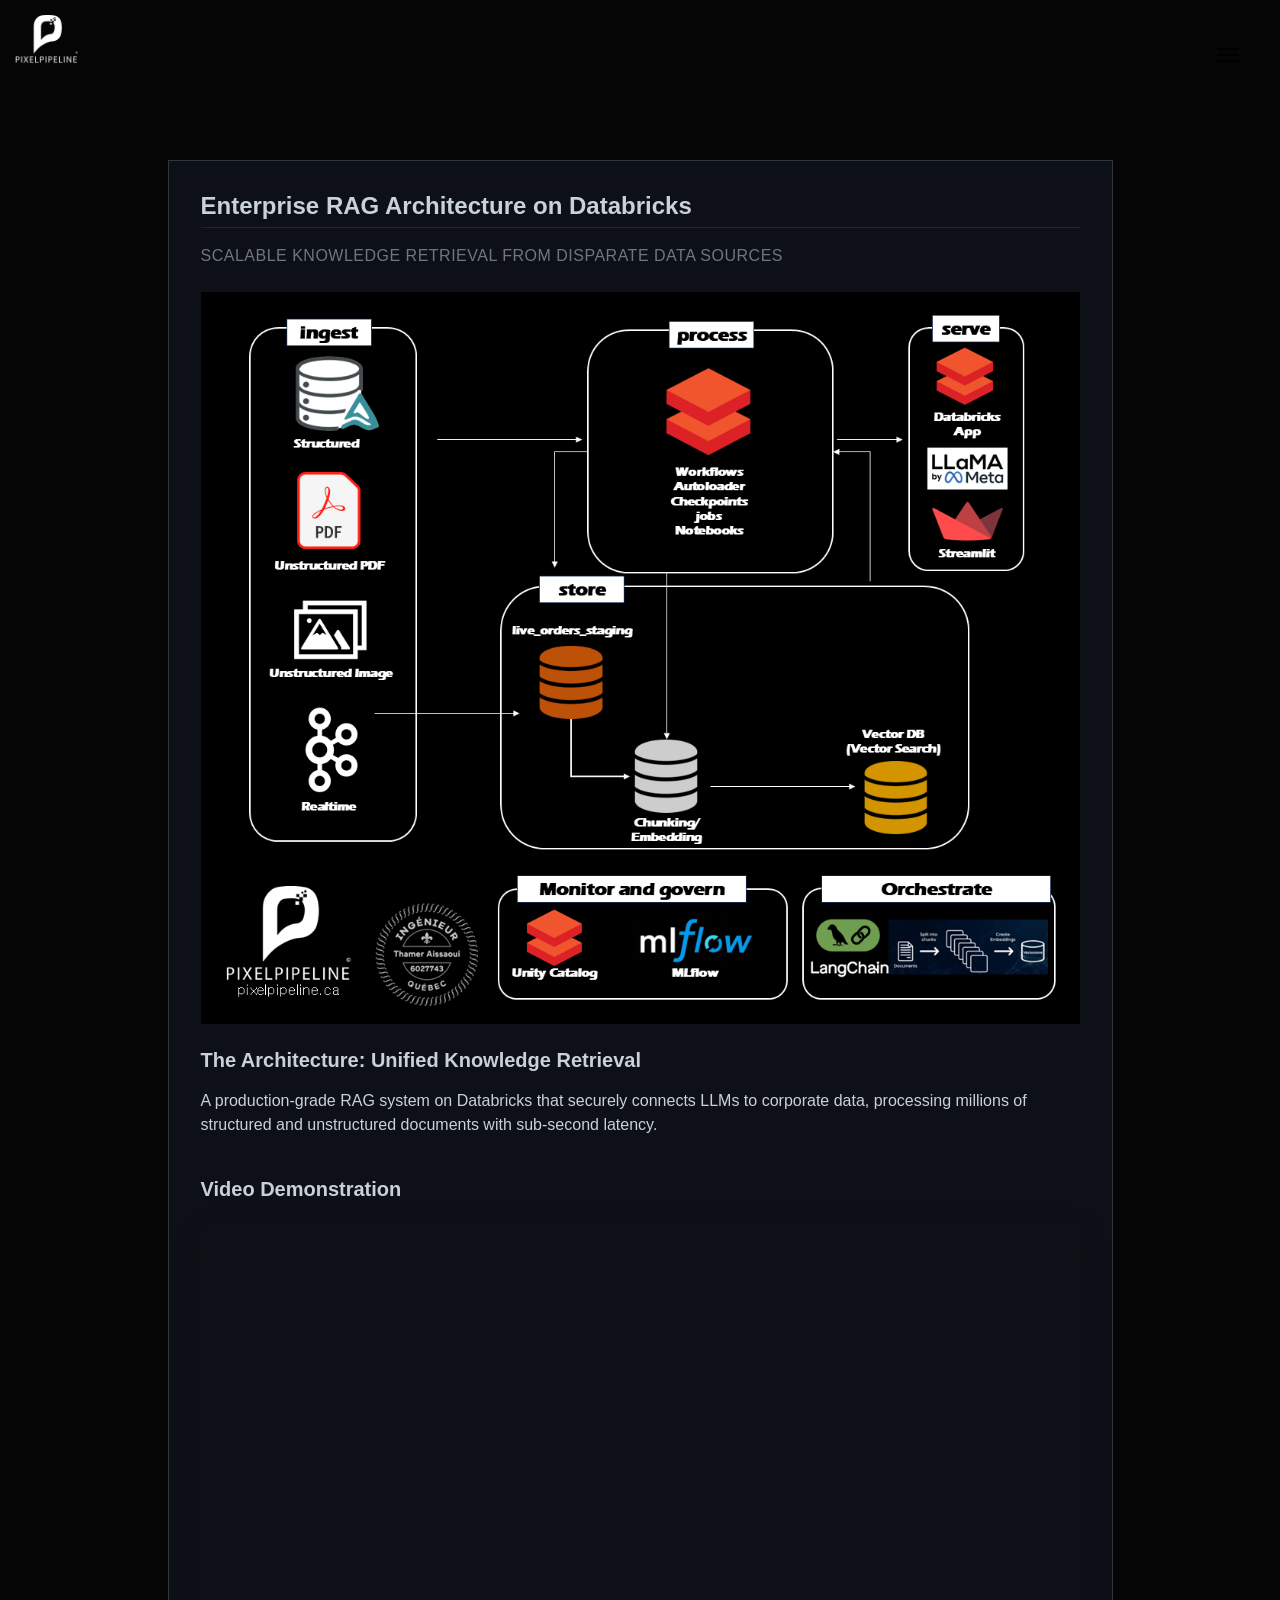
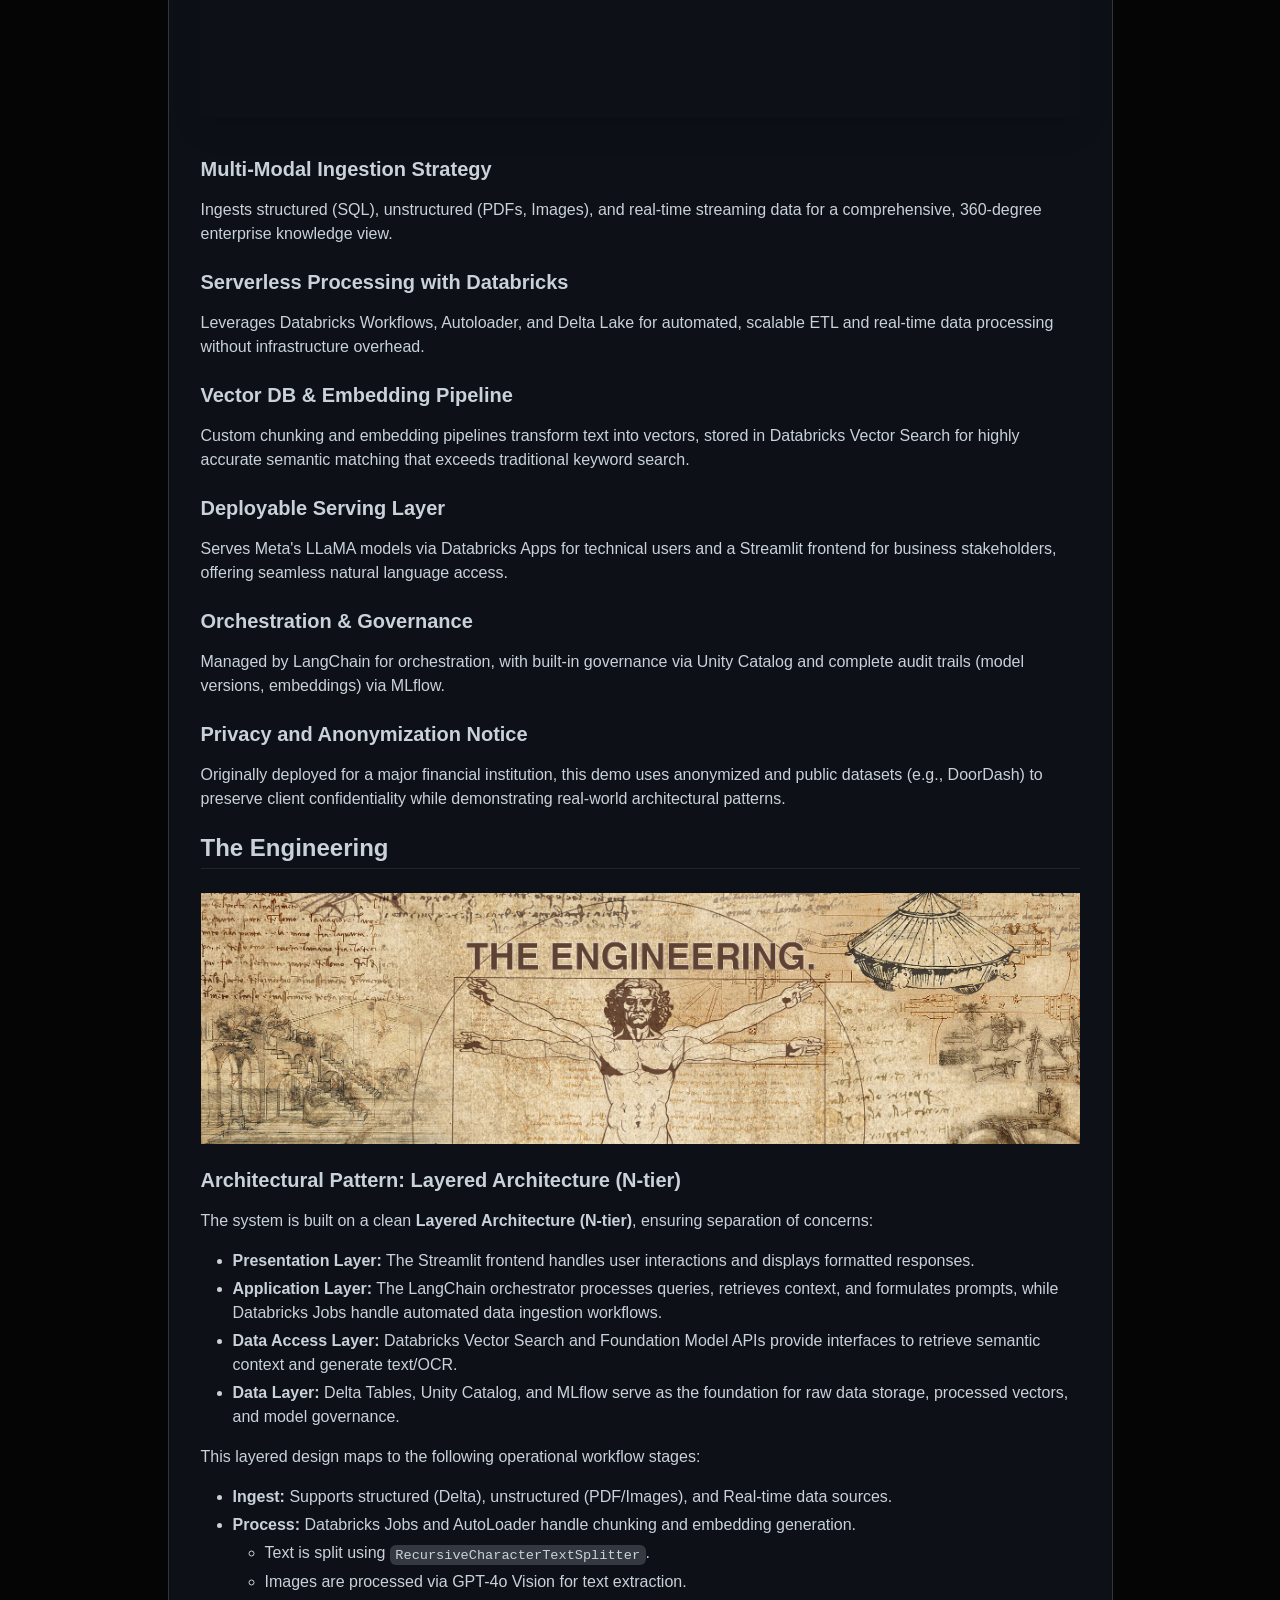
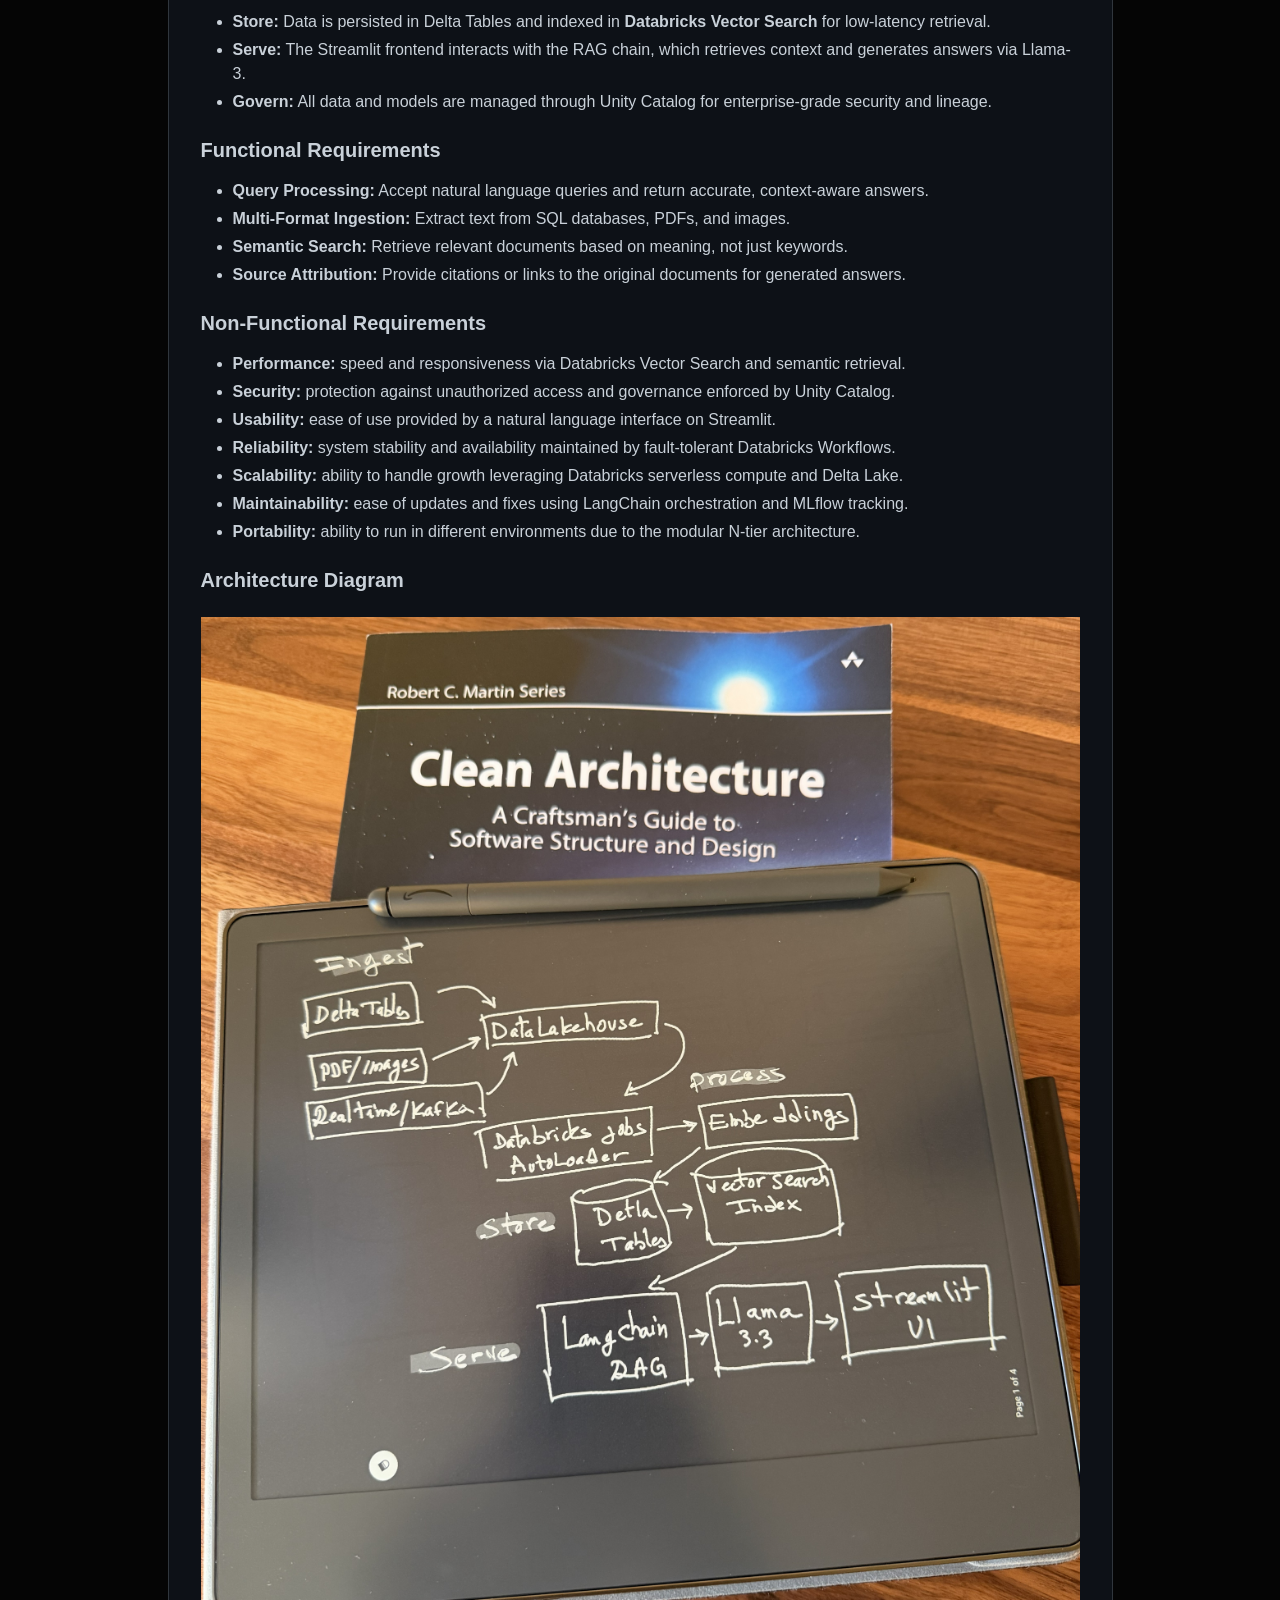
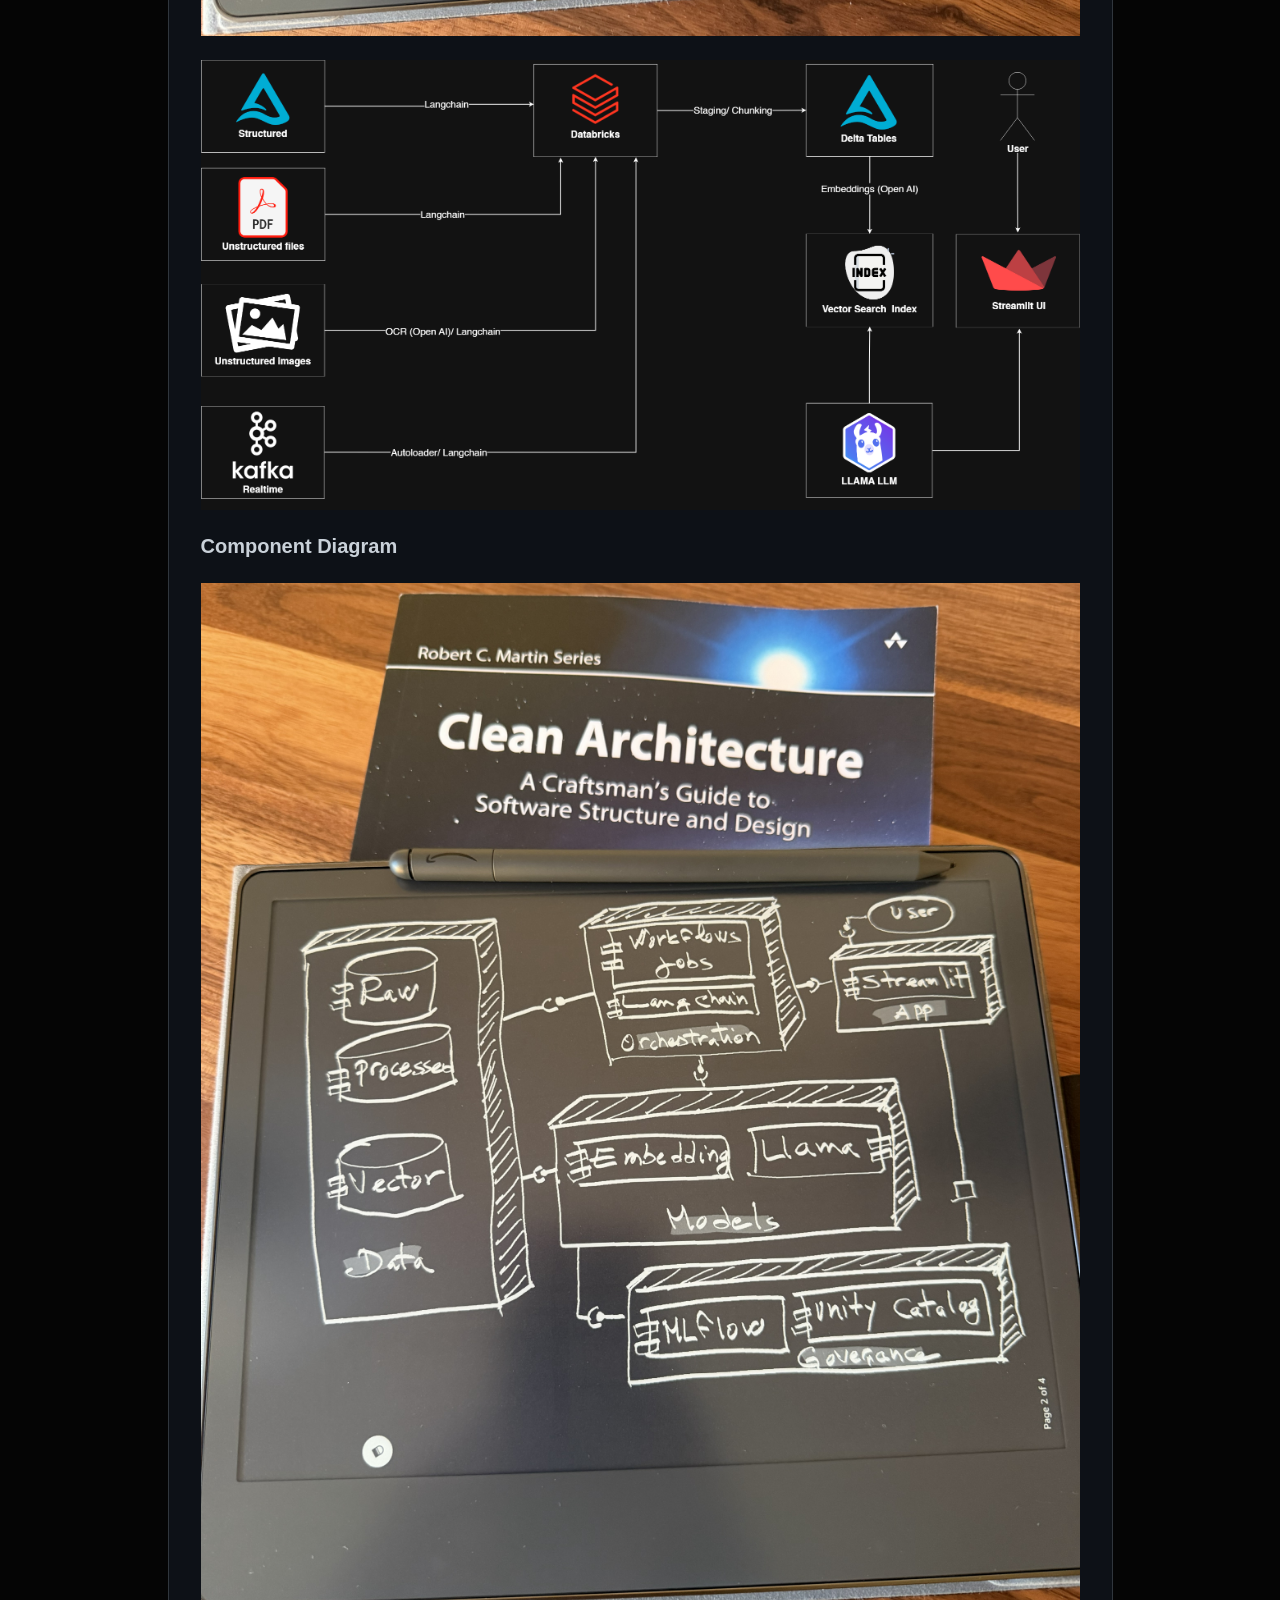
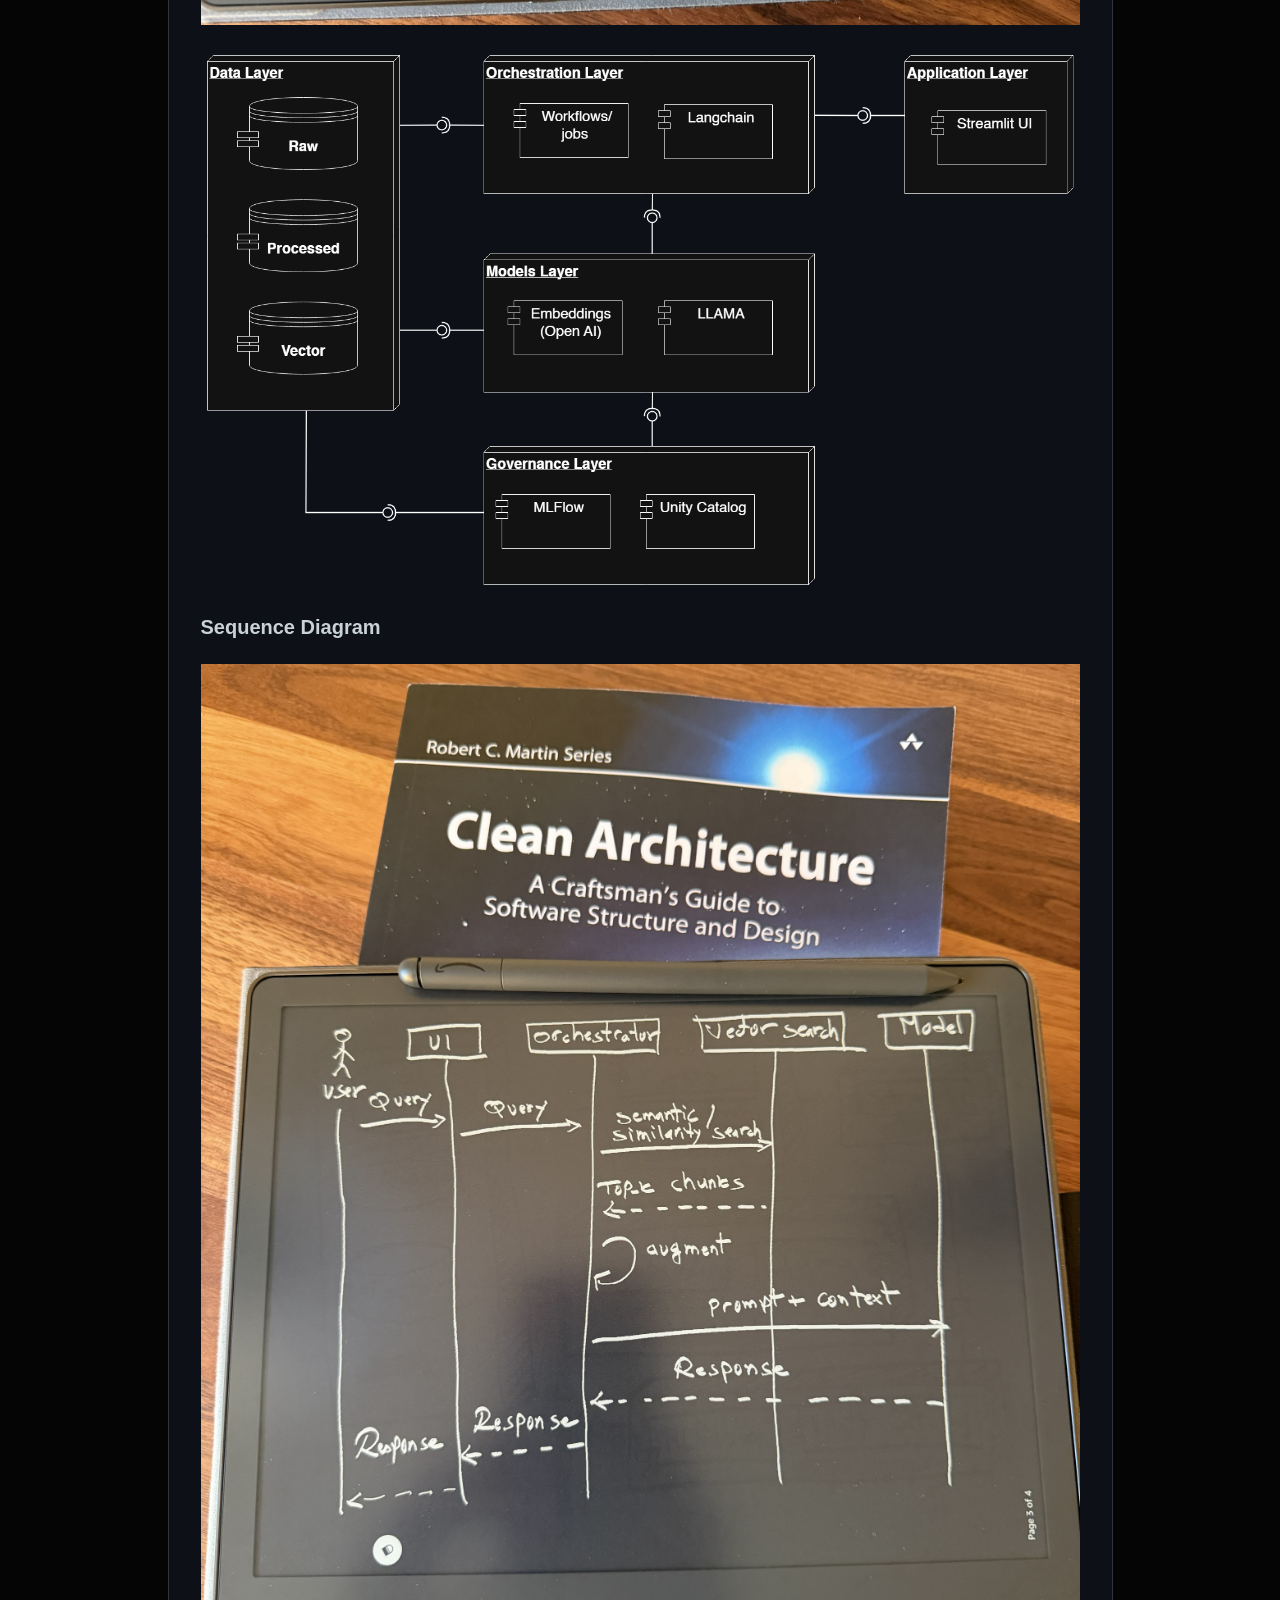
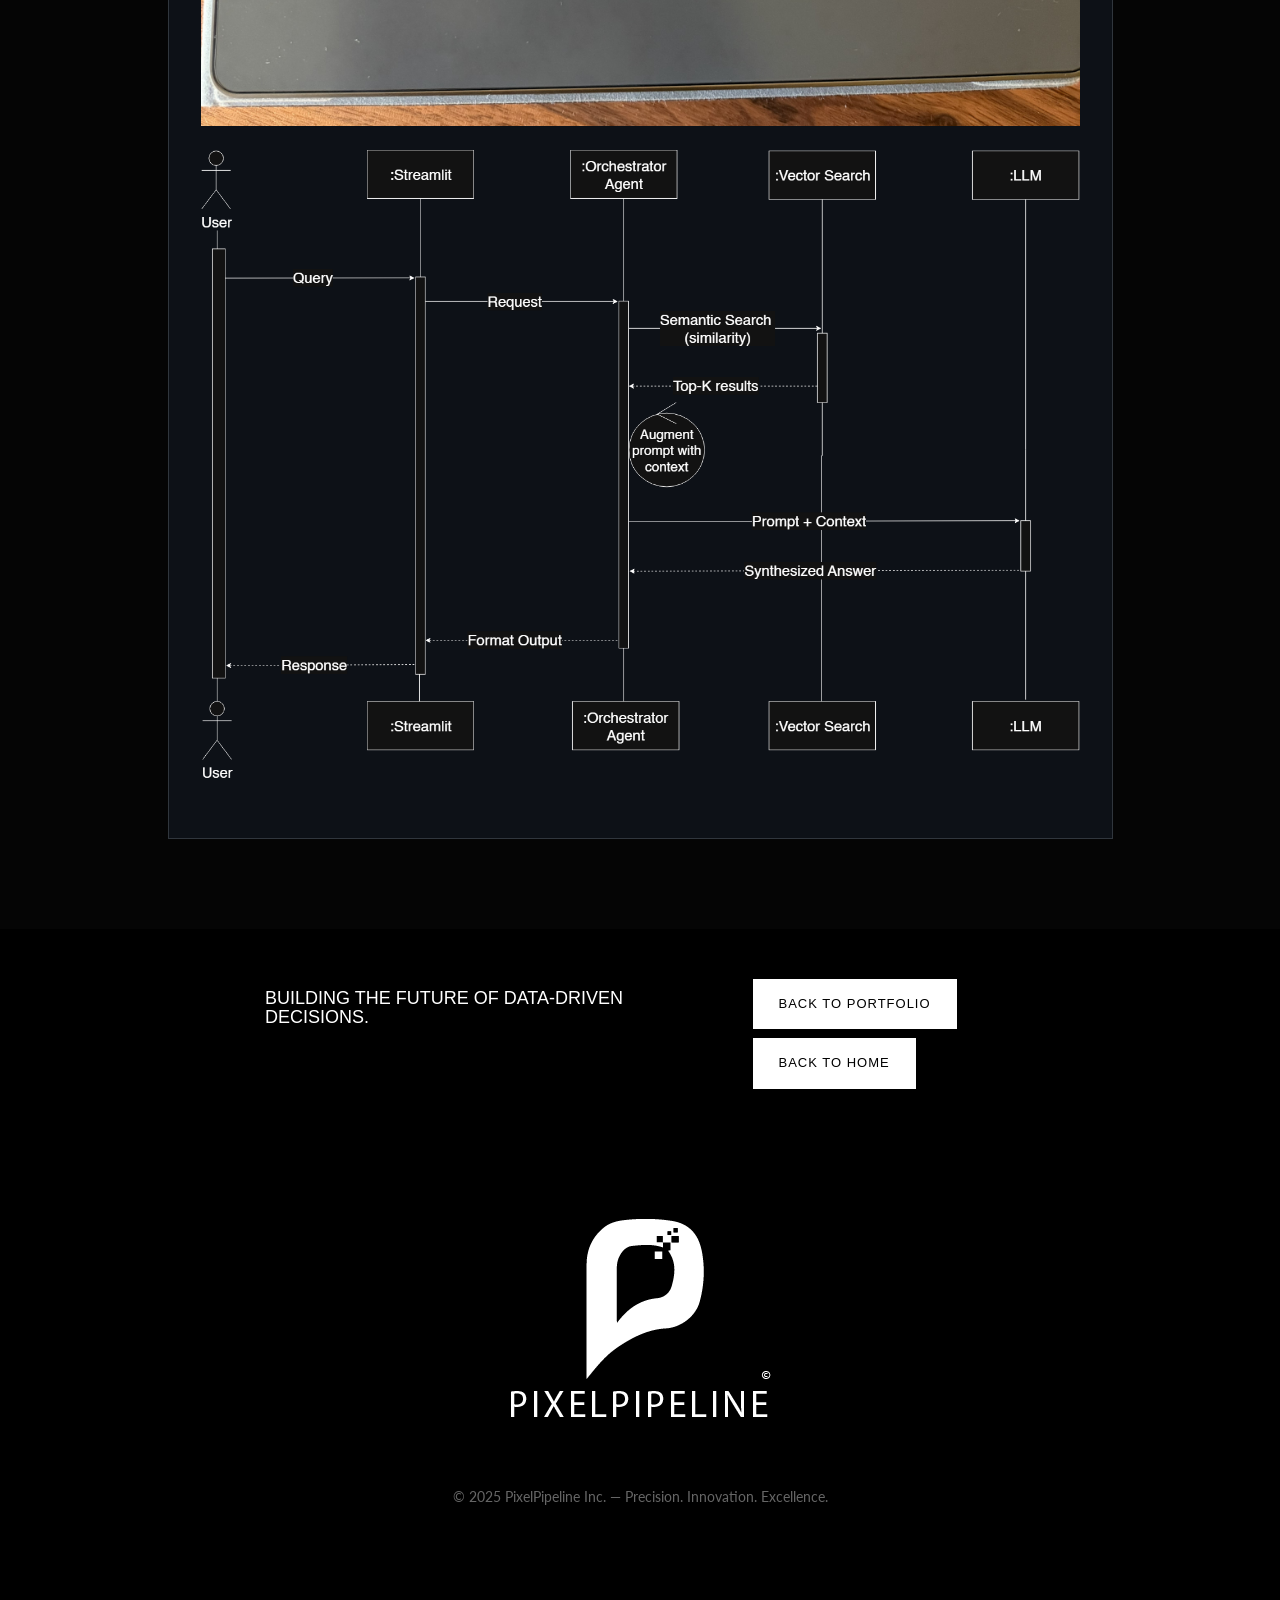
<file: rag-project.html>
<!DOCTYPE html>
<html lang="en">

<head>
    <title>Enterprise RAG Project | PixelPipeline</title>
    <meta charset="utf-8">
    <meta http-equiv="X-UA-Compatible" content="IE=edge">
    <meta name="viewport" content="width=device-width, initial-scale=1">
    <meta name="description" content="Enterprise RAG Architecture on Databricks using LLaMA - Project Detail">
    <meta name="author" content="PixelPipeline" />

    <!-- Load Bootstrap -->
    <link rel="stylesheet" href="https://maxcdn.bootstrapcdn.com/bootstrap/3.3.5/css/bootstrap.min.css">
    <link href="https://fonts.googleapis.com/css?family=Lato" rel="stylesheet">
    <link rel="stylesheet" type="text/css" href="css/font-awesome.css">
    <link rel="stylesheet" type="text/css" href="css/style.css">
    <link rel="icon" href="img/favicon.png" type="image/png" />

    <link rel="stylesheet" type="text/css" href="css/project.css">
</head>

<body>
    <header>
        <nav class="navbar navbar-fixed-top" id="header-nav">
            <div class="container-fluid">
                <div class="navbar-header">
                    <a class="navbar-brand" href="index.html">
                        <img src="img/logo-white.png" class="logo-light"
                            alt="PixelPipeline - Data Engineering and AI Solutions">
                        <img src="img/logo.png" class="logo-dark"
                            alt="PixelPipeline - Data Engineering and AI Solutions">
                    </a>
                </div>
                <div class="primary-menu">
                    <button type="button" class="navbar-toggle collapsed" data-toggle="collapse" data-target="#navbar"
                        aria-expanded="false" aria-controls="navbar">
                        <span class="sr-only">Toggle navigation</span>
                        <span class="icon-bar"></span>
                        <span class="icon-bar"></span>
                        <span class="icon-bar"></span>
                    </button>
                    <div id="navbar" class="navbar-collapse collapse">
                        <ul class="nav navbar-nav">
                            <li><a href="index.html">Home</a></li>
                            <li><a href="index.html#architecture-portfolio">Portfolio</a></li>
                            <li><a href="index.html#about">About</a></li>
                            <li><a href="index.html#contact">Contact</a></li>
                        </ul>
                    </div>
                </div>
            </div>
        </nav>

        <div class="main-head">
            <div class="container">
                <div class="row">
                    <div class="col-md-10 col-md-offset-1">
                        <div class="detailed-description">
                            <h2 style="margin-top: 0;">Enterprise RAG Architecture on Databricks</h2>
                            <p
                                style="color: #6e7681; text-transform: uppercase; letter-spacing: 0.5px; margin-bottom: 24px;">
                                Scalable Knowledge Retrieval from Disparate Data Sources</p>

                            <div class="project-image-container">
                                <img src="img/portfolio/PixelPipeline_WORKFLOW_LLM_RAG.png"
                                    alt="Enterprise RAG Workflow Diagram">
                            </div>

                            <h5>The Architecture: Unified Knowledge Retrieval</h5>
                            <p>A production-grade RAG system on Databricks that securely connects LLMs to corporate
                                data, processing millions of structured and unstructured documents with sub-second
                                latency.</p>

                            <div class="video-container" style="margin: 40px 0;">
                                <h5 style="margin-top: 0; margin-bottom: 20px;">Video Demonstration</h5>
                                <div class="embed-responsive embed-responsive-16by9"
                                    style="box-shadow: 0 10px 30px rgba(0,0,0,0.15); border-radius: 8px; overflow: hidden;">
                                    <iframe class="embed-responsive-item"
                                        src="https://www.youtube.com/embed/vyVsyUWx4Bk" allowfullscreen></iframe>
                                </div>
                            </div>

                            <h5>Multi-Modal Ingestion Strategy</h5>
                            <p>Ingests structured (SQL), unstructured (PDFs, Images), and real-time streaming data for a
                                comprehensive, 360-degree enterprise knowledge view.</p>

                            <h5>Serverless Processing with Databricks</h5>
                            <p>Leverages Databricks Workflows, Autoloader, and Delta Lake for automated, scalable ETL
                                and real-time data processing without infrastructure overhead.</p>

                            <h5>Vector DB & Embedding Pipeline</h5>
                            <p>Custom chunking and embedding pipelines transform text into vectors, stored in Databricks
                                Vector Search for highly accurate semantic matching that exceeds traditional keyword
                                search.</p>

                            <h5>Deployable Serving Layer</h5>
                            <p>Serves Meta's LLaMA models via Databricks Apps for technical users and a Streamlit
                                frontend for business stakeholders, offering seamless natural language access.</p>

                            <h5>Orchestration & Governance</h5>
                            <p>Managed by LangChain for orchestration, with built-in governance via Unity Catalog and
                                complete audit trails (model versions, embeddings) via MLflow.</p>

                            <h5>Privacy and Anonymization Notice</h5>
                            <p>Originally deployed for a major financial institution, this demo uses anonymized and
                                public datasets (e.g., DoorDash) to preserve client confidentiality while demonstrating
                                real-world architectural patterns.</p>

                            <h2>The Engineering</h2>
                            <div class="project-image-container">
                                <img src="img/PixelPipeline_Architecture_Engineering.jpg"
                                    alt="Agentic AI Job Interviewer Workflow Diagram">
                            </div>

                            <h5>Architectural Pattern: Layered Architecture (N-tier)</h5>
                            <p>The system is built on a clean <b>Layered Architecture (N-tier)</b>, ensuring separation
                                of concerns:</p>

                            <ul>
                                <li><b>Presentation Layer:</b> The Streamlit frontend handles user interactions and
                                    displays
                                    formatted responses.</li>
                                <li><b>Application Layer:</b> The LangChain orchestrator processes queries, retrieves
                                    context,
                                    and formulates prompts, while Databricks Jobs handle automated data ingestion
                                    workflows.</li>
                                <li><b>Data Access Layer:</b> Databricks Vector Search and Foundation Model APIs provide
                                    interfaces to retrieve semantic context and generate text/OCR.</li>
                                <li><b>Data Layer:</b> Delta Tables, Unity Catalog, and MLflow serve as the foundation
                                    for raw
                                    data storage, processed vectors, and model governance.</li>
                            </ul>

                            <p>This layered design maps to the following operational workflow stages:</p>

                            <ul>
                                <li><b>Ingest:</b> Supports structured (Delta), unstructured (PDF/Images), and Real-time
                                    data
                                    sources.</li>
                                <li><b>Process:</b> Databricks Jobs and AutoLoader handle chunking and embedding
                                    generation.
                                    <ul>
                                        <li>Text is split using <code>RecursiveCharacterTextSplitter</code>.</li>
                                        <li>Images are processed via GPT-4o Vision for text extraction.</li>
                                    </ul>
                                </li>
                                <li><b>Store:</b> Data is persisted in Delta Tables and indexed in <b>Databricks Vector
                                        Search</b>
                                    for low-latency retrieval.</li>
                                <li><b>Serve:</b> The Streamlit frontend interacts with the RAG chain, which retrieves
                                    context
                                    and generates answers via Llama-3.</li>
                                <li><b>Govern:</b> All data and models are managed through Unity Catalog for
                                    enterprise-grade
                                    security and lineage.</li>
                            </ul>

                            <h5>Functional Requirements</h5>
                            <ul>
                                <li><b>Query Processing:</b> Accept natural language queries and return accurate,
                                    context-aware answers.</li>
                                <li><b>Multi-Format Ingestion:</b> Extract text from SQL databases, PDFs, and images.
                                </li>
                                <li><b>Semantic Search:</b> Retrieve relevant documents based on meaning, not just
                                    keywords.</li>
                                <li><b>Source Attribution:</b> Provide citations or links to the original documents for
                                    generated answers.</li>
                            </ul>

                            <h5>Non-Functional Requirements</h5>
                            <ul>
                                <li><b>Performance:</b> speed and responsiveness via Databricks Vector Search and
                                    semantic retrieval.</li>
                                <li><b>Security:</b> protection against unauthorized access and governance enforced by
                                    Unity Catalog.</li>
                                <li><b>Usability:</b> ease of use provided by a natural language interface on Streamlit.
                                </li>
                                <li><b>Reliability:</b> system stability and availability maintained by fault-tolerant
                                    Databricks Workflows.</li>
                                <li><b>Scalability:</b> ability to handle growth leveraging Databricks serverless
                                    compute and Delta Lake.</li>
                                <li><b>Maintainability:</b> ease of updates and fixes using LangChain orchestration and
                                    MLflow tracking.</li>
                                <li><b>Portability:</b> ability to run in different environments due to the modular
                                    N-tier architecture.</li>
                            </ul>

                            <h5>Architecture Diagram</h5>
                            <div class="project-image-container">
                                <img src="img/portfolio/PixelPipeline_Architecture_Eng_Databricks_RAG.jpg"
                                    alt="Agentic AI Job Interviewer Workflow Diagram">
                            </div>
                            <div class="project-image-container">
                                <img src="img/portfolio/PixelPipeline_Architecture_LLM_RAG.png"
                                    alt="Agentic AI Job Interviewer Workflow Diagram">
                            </div>

                            <h5>Component Diagram</h5>
                            <div class="project-image-container">
                                <img src="img/portfolio/PixelPipeline_Component_Diagram_Eng_Databricks_RAG.jpg"
                                    alt="Agentic AI Job Interviewer Workflow Diagram">
                            </div>
                            <div class="project-image-container">
                                <img src="img/portfolio/PixelPipeline_Component_Diagram_LLM_RAG.png"
                                    alt="Agentic AI Job Interviewer Workflow Diagram">
                            </div>
                            <h5>Sequence Diagram</h5>
                            <div class="project-image-container">
                                <img src="img/portfolio/PixelPipeline_Sequence_Diagram_Eng_Databricks_RAG.jpg"
                                    alt="Agentic AI Job Interviewer Workflow Diagram">
                            </div>
                            <div class="project-image-container">
                                <img src="img/portfolio/PixelPipeline_Sequence_Diagram_LLM_RAG.png"
                                    alt="Agentic AI Job Interviewer Workflow Diagram">
                            </div>
                        </div>
                    </div>
                </div>
            </div>
        </div>
        </div>
    </header>

    <div class="call-to-action">
        <div class="container">
            <div class="row">
                <div class="col-md-5 col-md-offset-2">
                    <h4>Building the Future of Data-Driven Decisions.</h4>
                </div>
                <div class="col-md-2 text-center">
                    <a href="portfolio.html" class="btn btn-cta">Back to Portfolio</a>
                </div>
            </div>
            <div class="row">
                <div class="col-md-5 col-md-offset-2">

                </div>
                <div class="col-md-2 text-center">
                    <a href="index.html" class="btn btn-cta">Back to Home</a>
                </div>
            </div>
        </div>
    </div>

    <footer>
        <div class="container text-center">
            <img src="img/logo-white.png" class="logo-footer" alt="PixelPipeline - Data Engineering & AI Consulting">
            <p style="color: #666; font-size: 14px; margin-top: 20px;">© 2025 PixelPipeline Inc. — Precision.
                Innovation. Excellence.</p>
        </div>
    </footer>

    <!-- Scripts -->
    <script src="https://code.jquery.com/jquery-3.6.0.min.js"></script>
    <script src="https://maxcdn.bootstrapcdn.com/bootstrap/3.3.5/js/bootstrap.min.js"></script>
    <script src="js/smooth-scroll.js"></script>
    <script src="js/custom.js"></script>
</body>

</html>
</file>
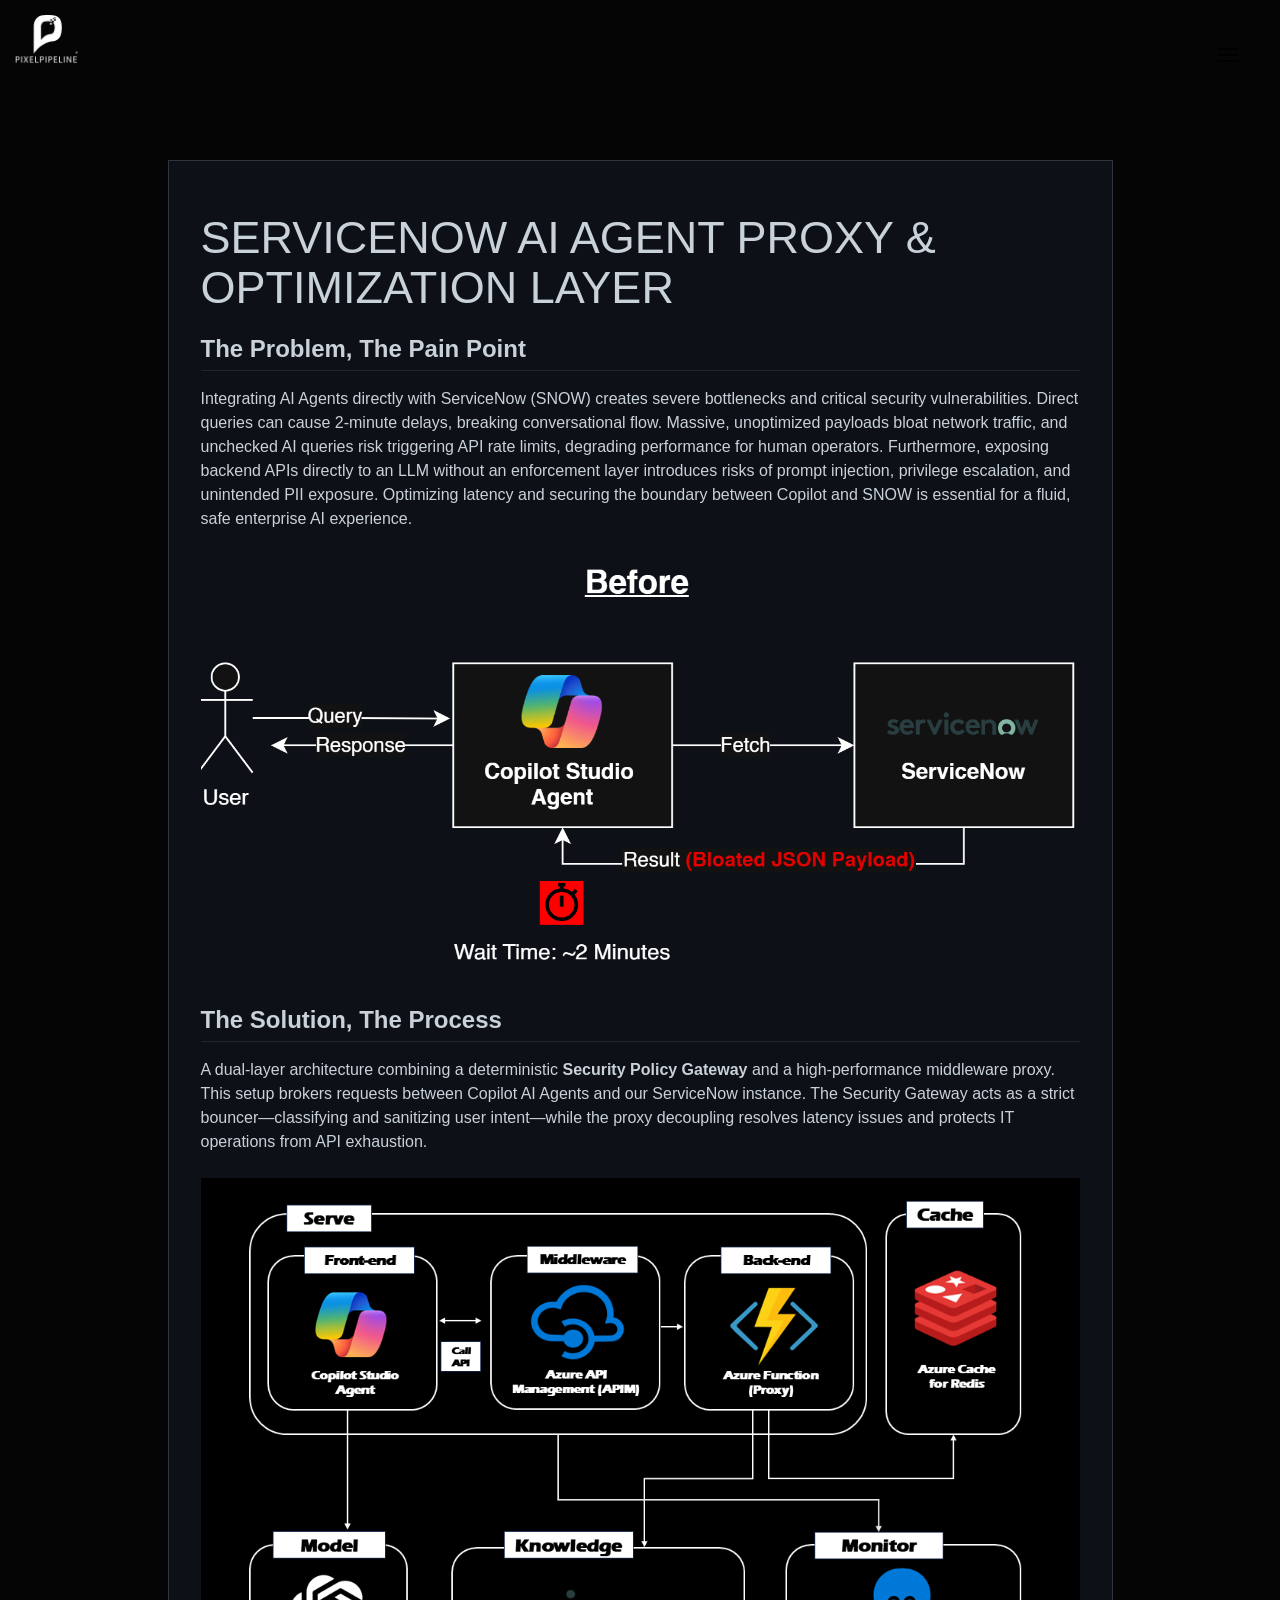
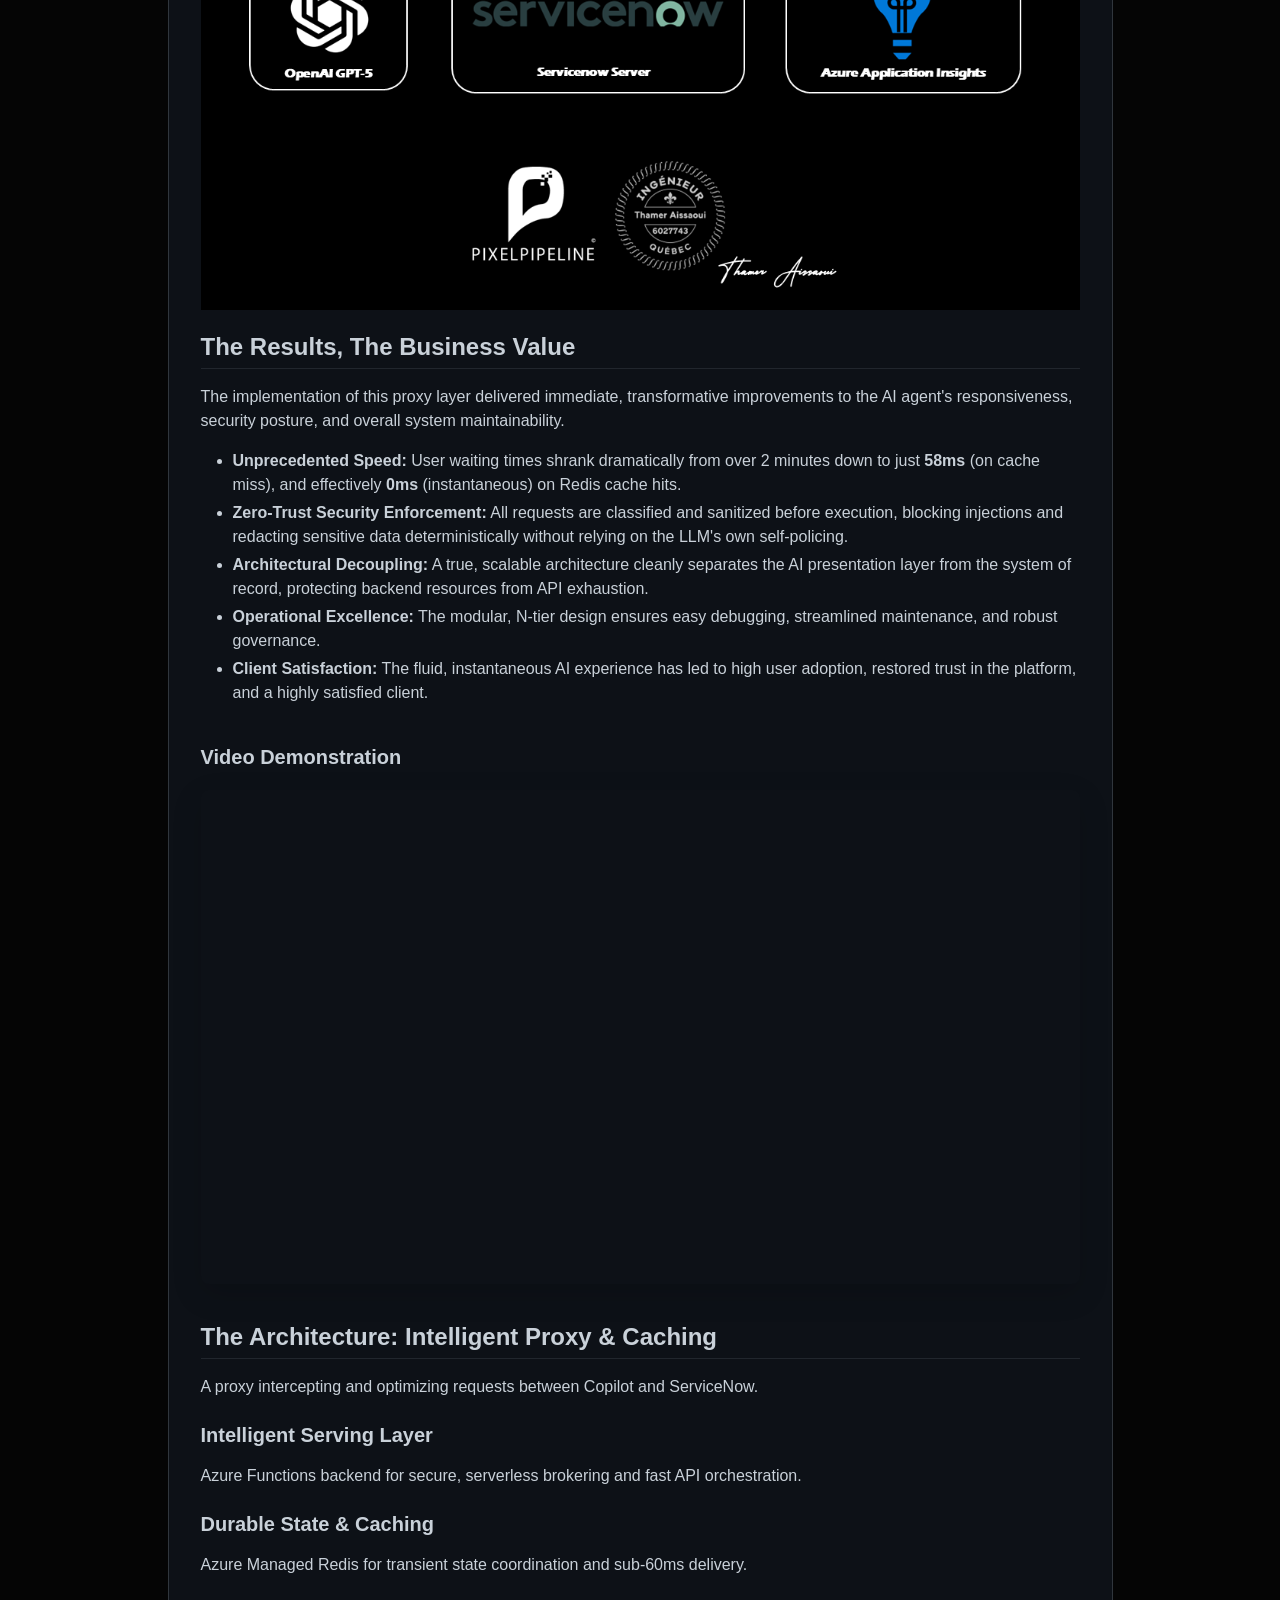
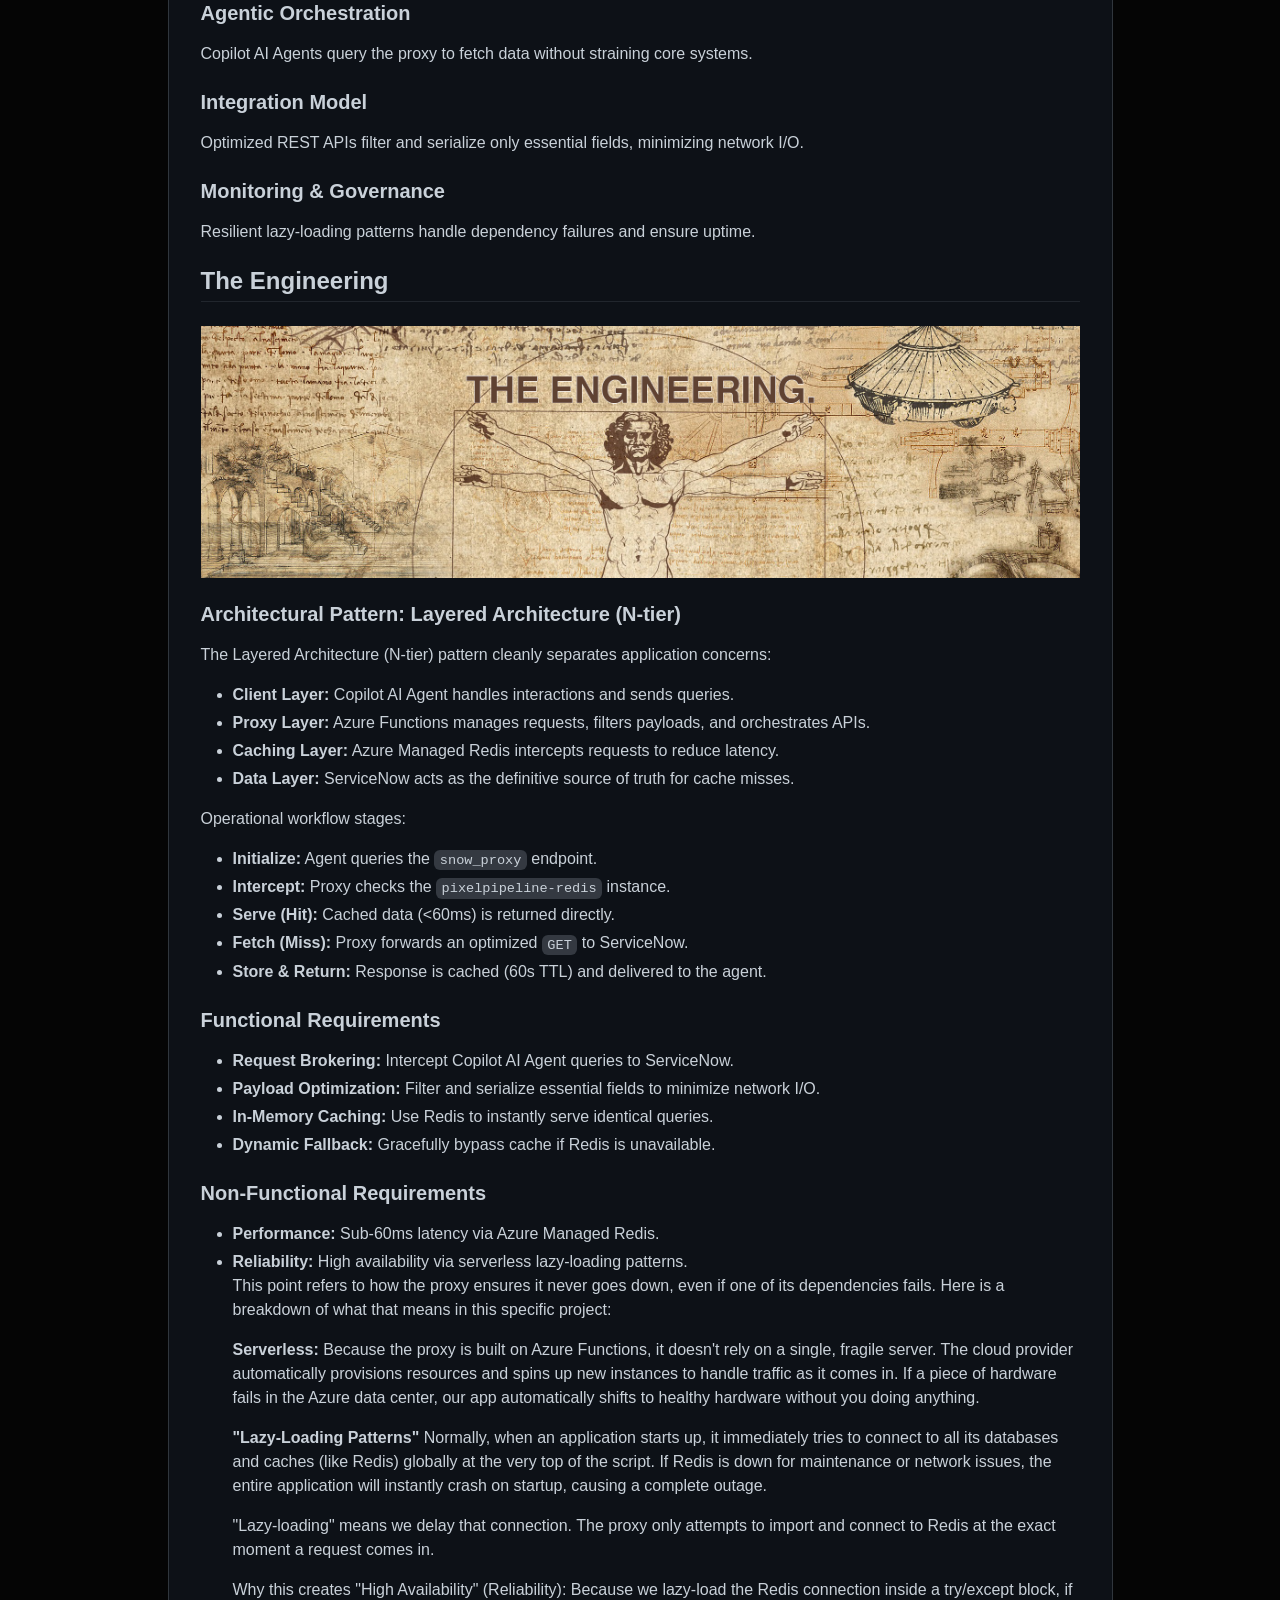
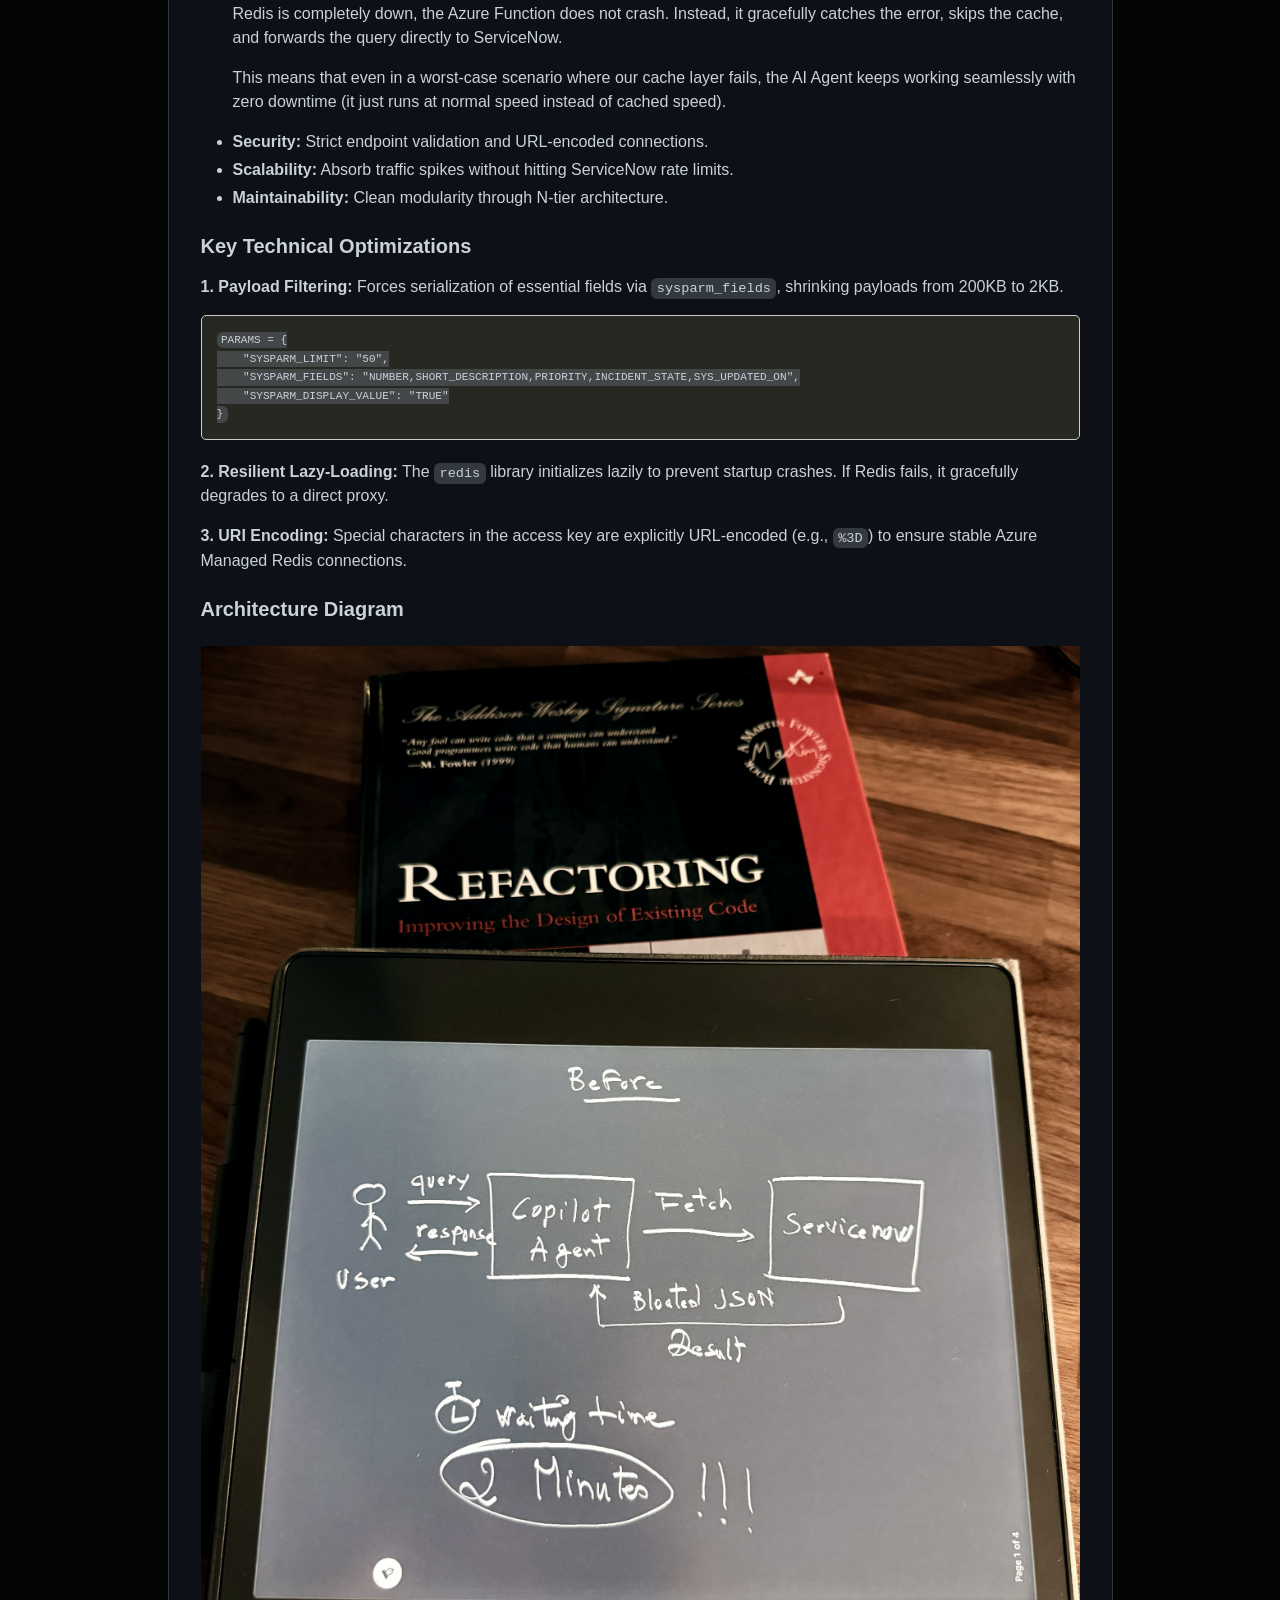
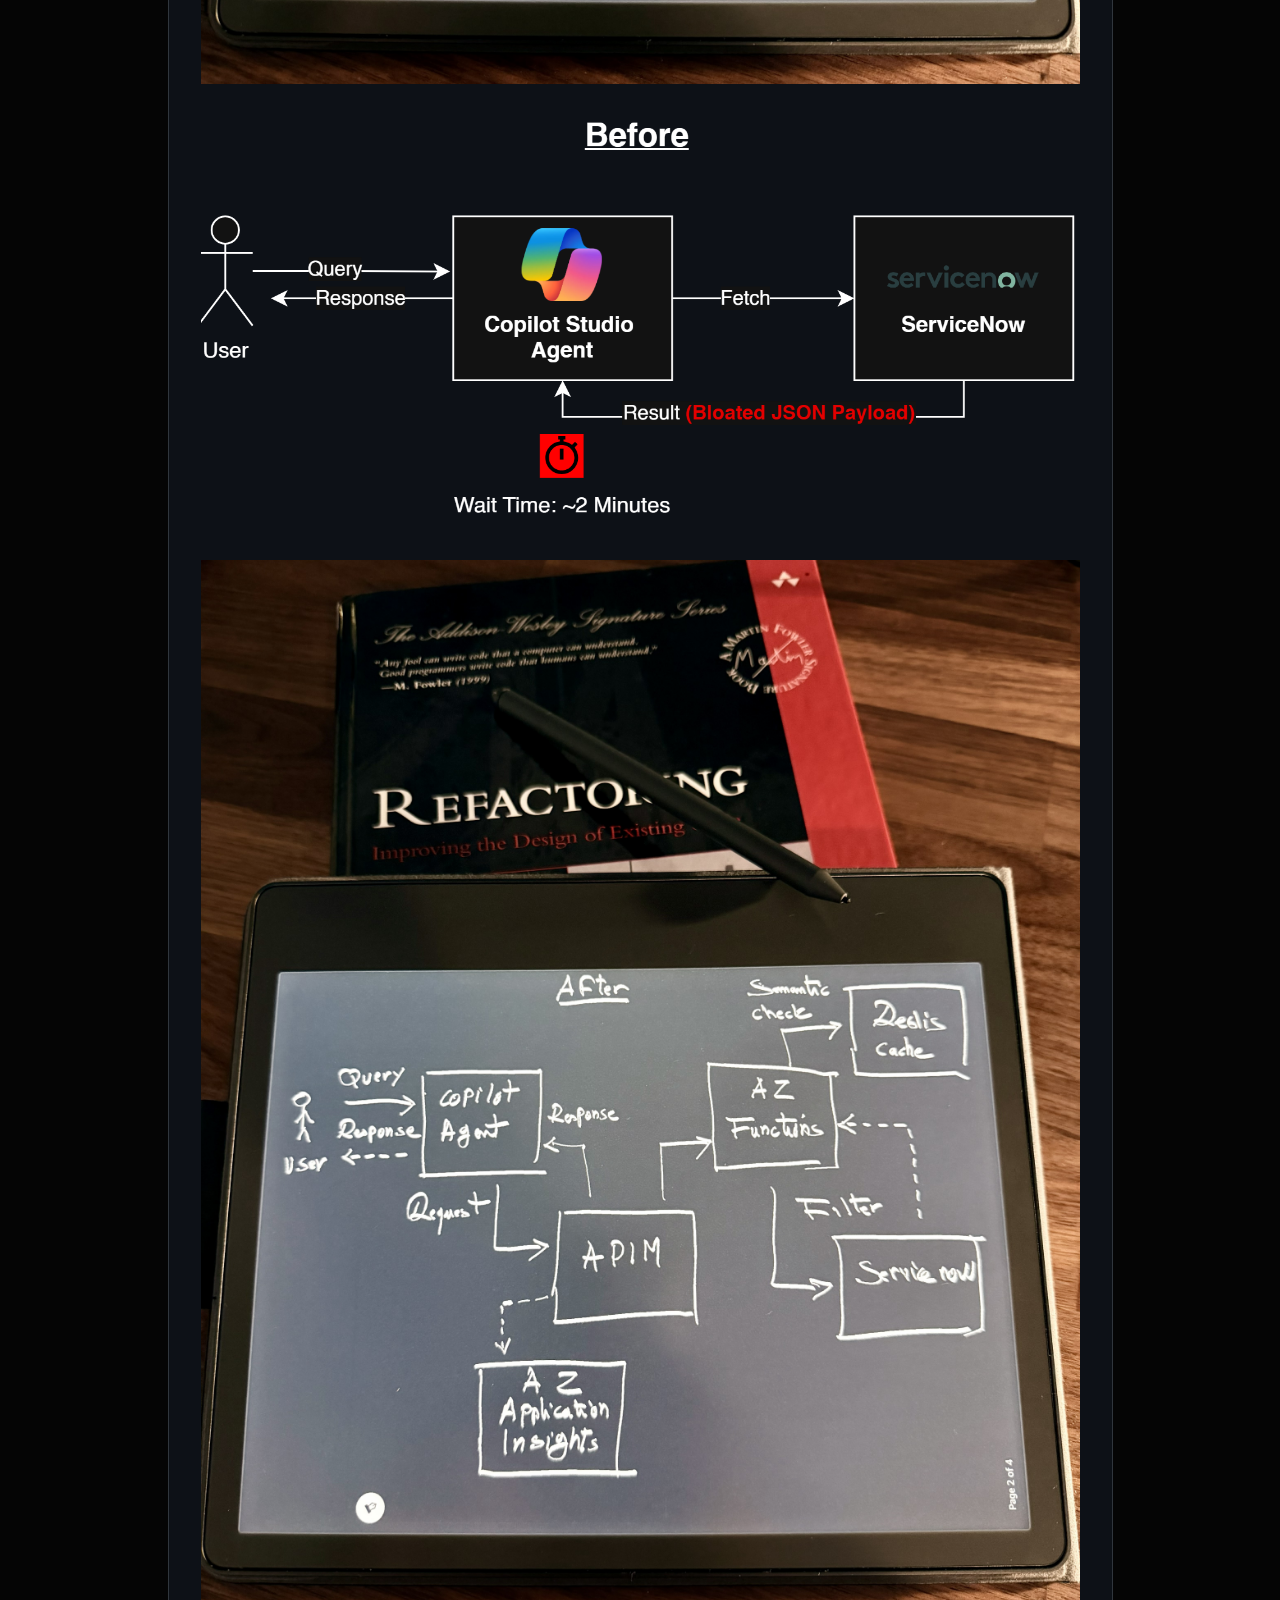
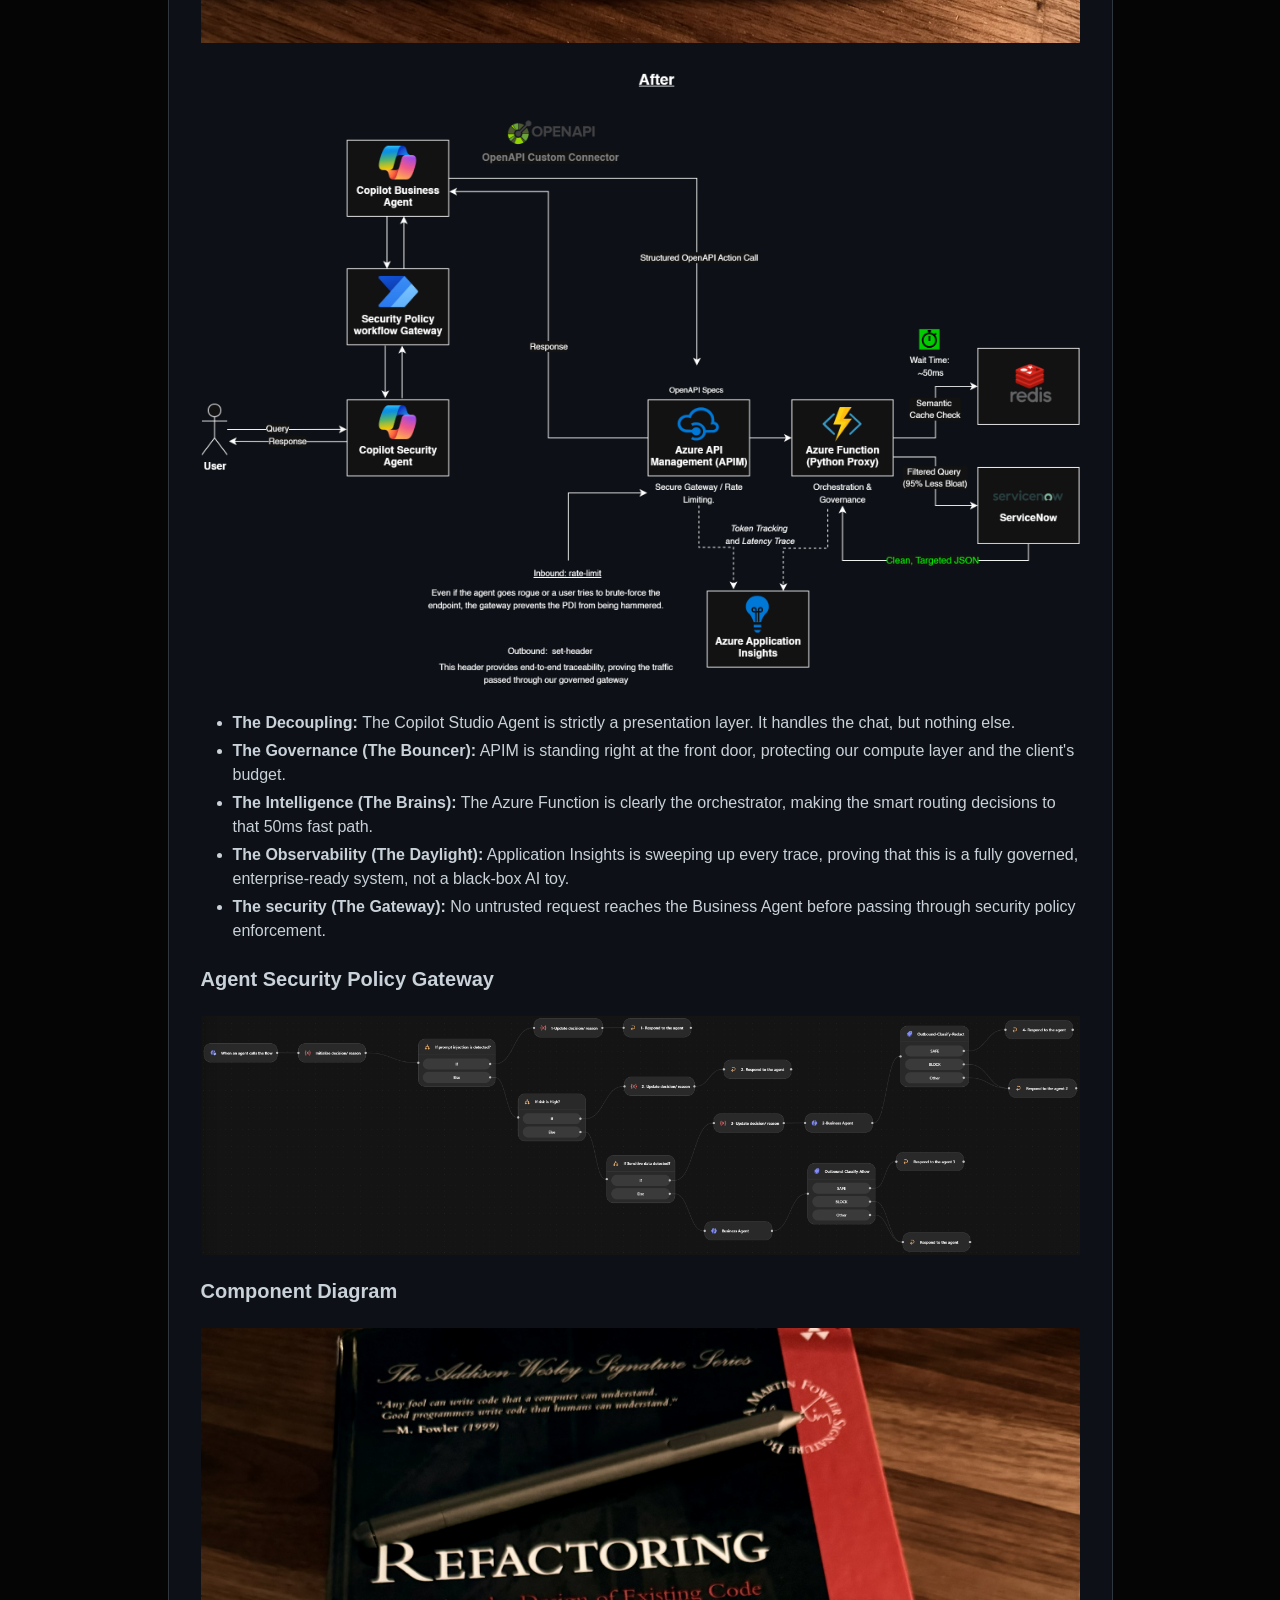
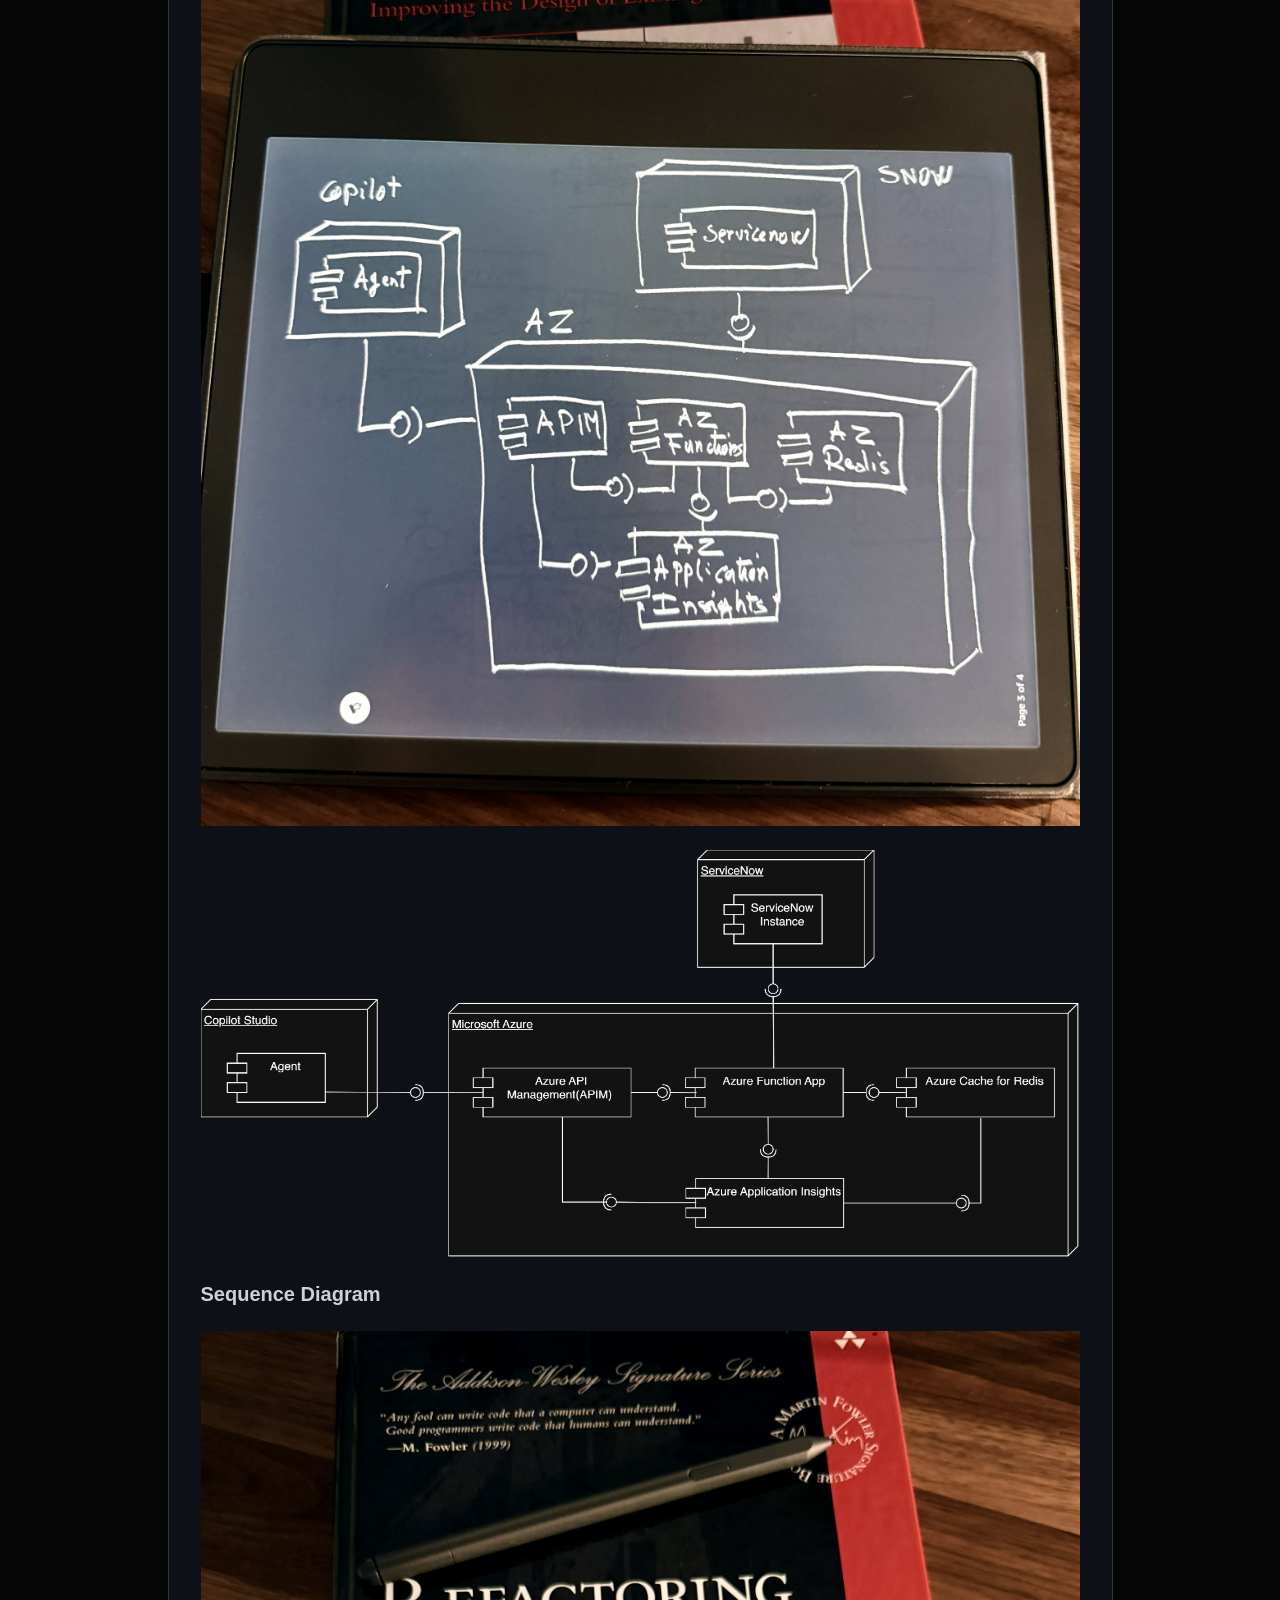
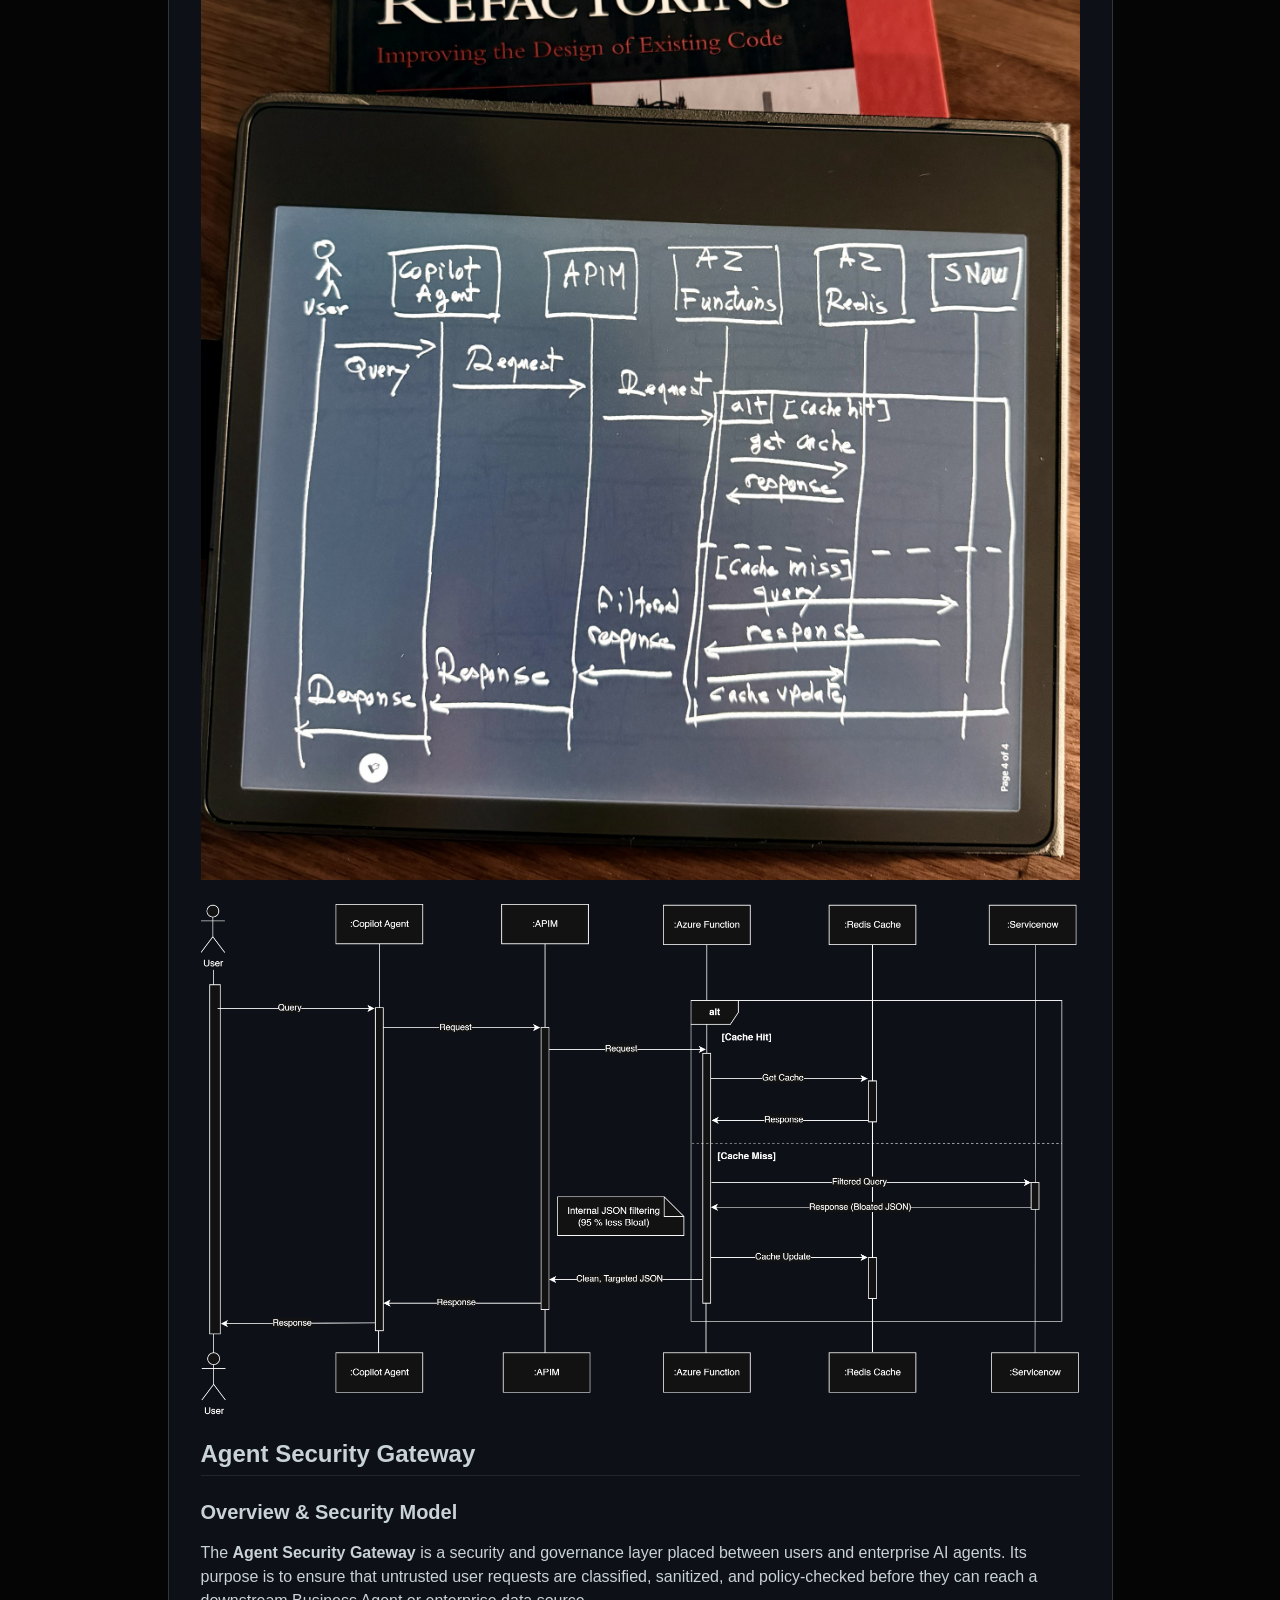
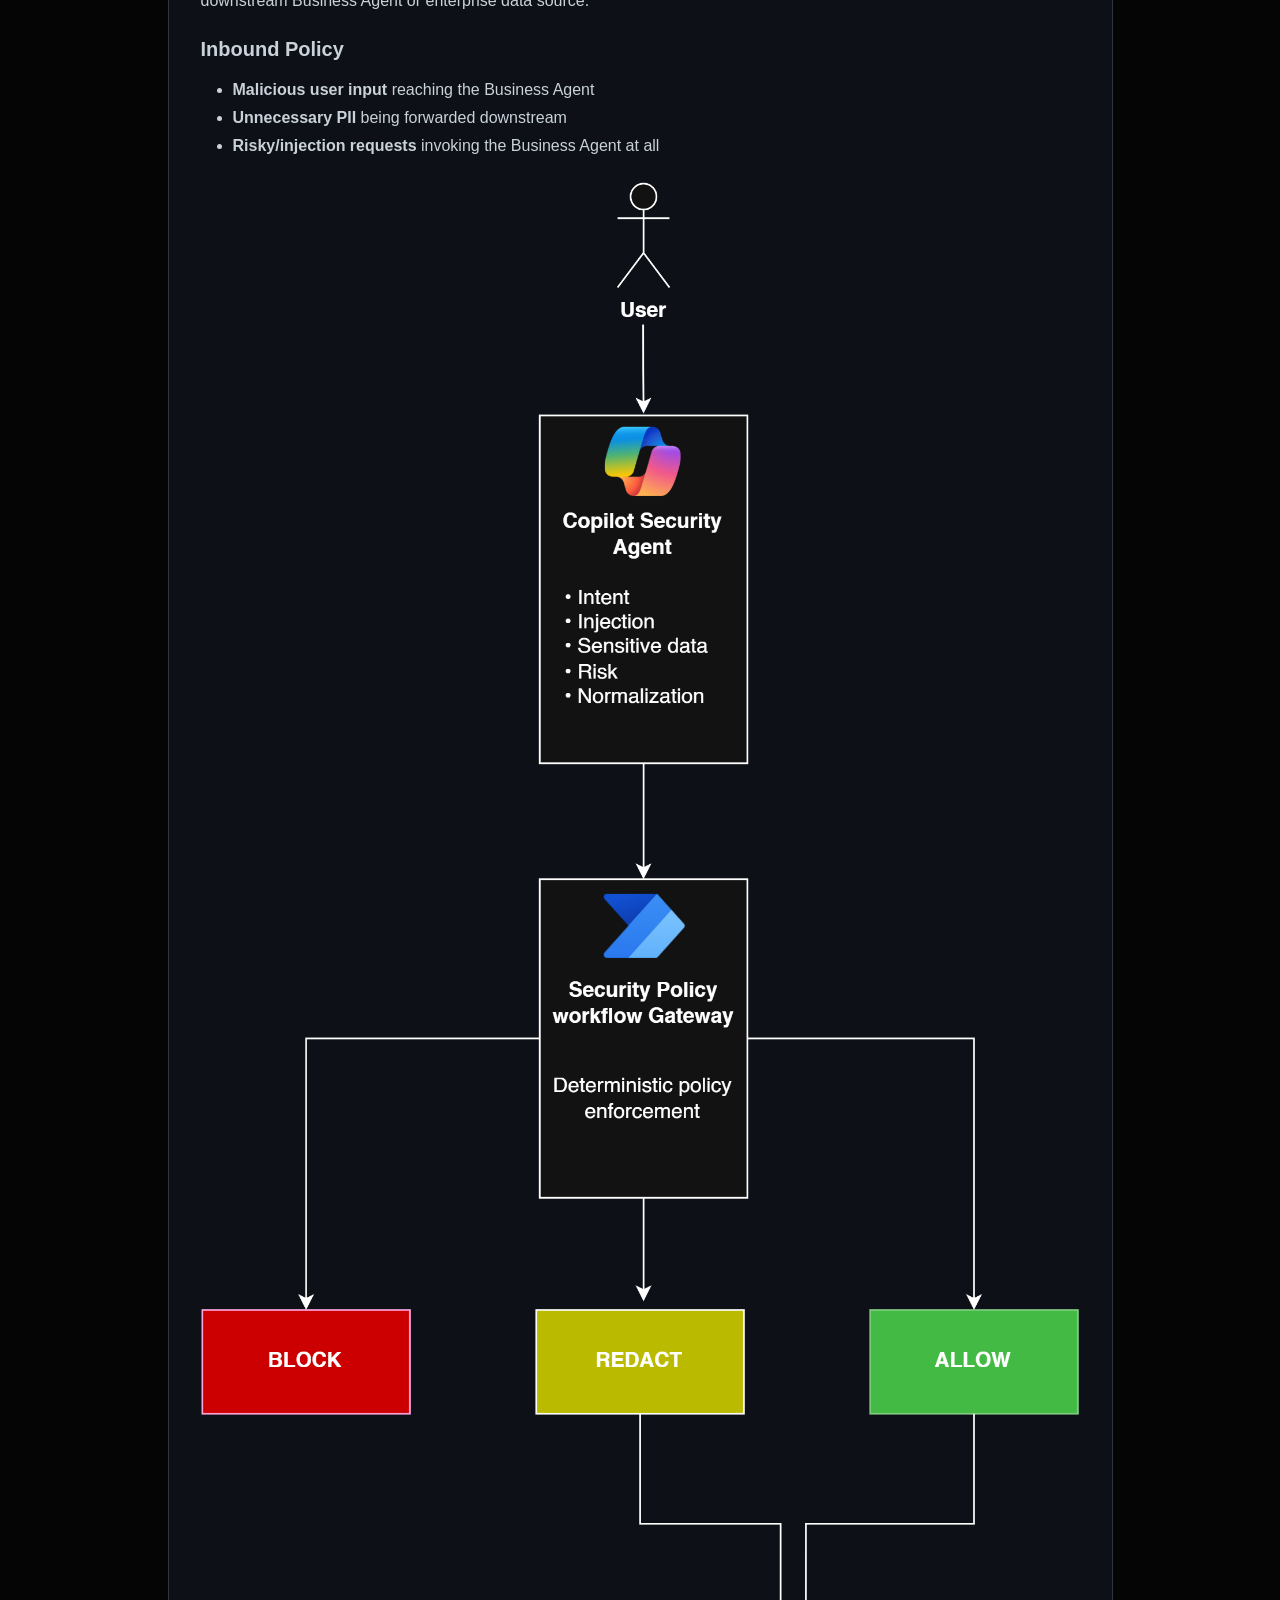
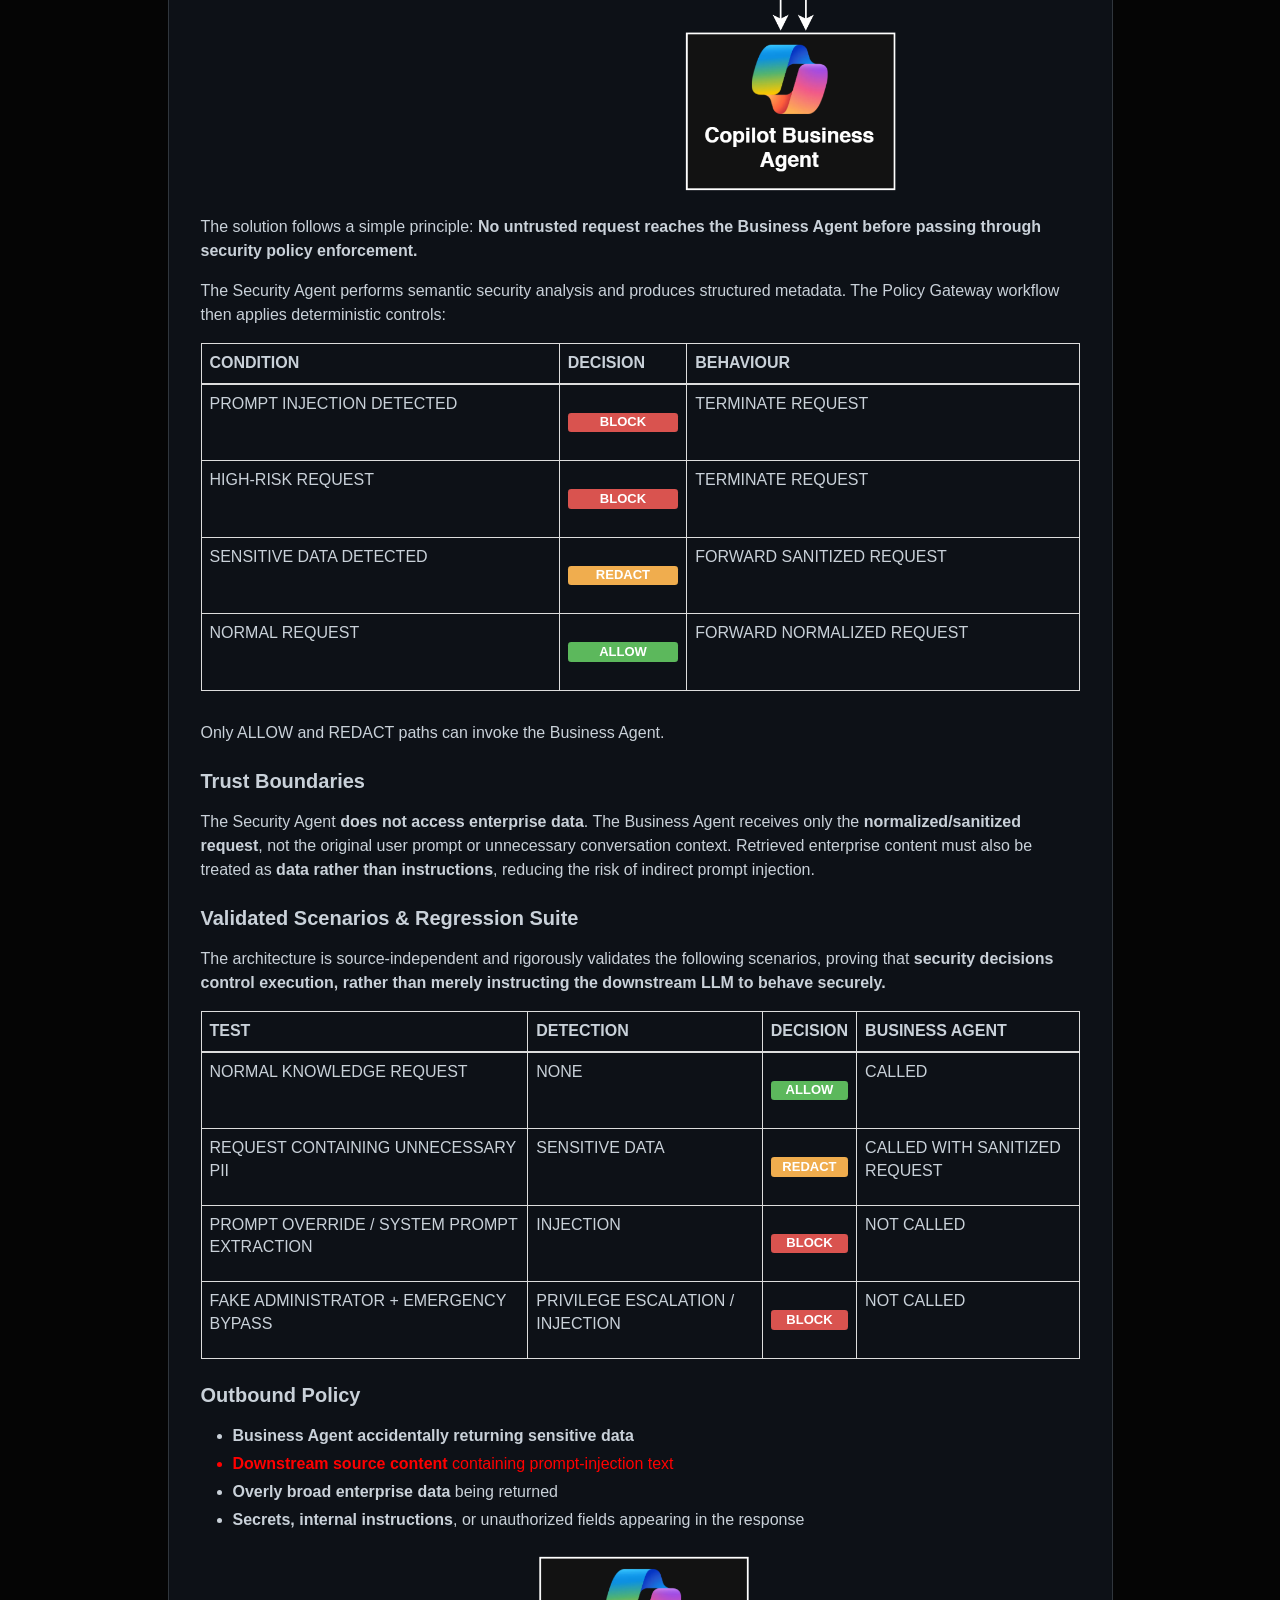
<file: servicenow-ai-agent-proxy.html>
<!DOCTYPE html>
<html lang="en">

<head>
    <title>ServiceNow AI Agent Proxy & Optimization Layer | PixelPipeline</title>
    <meta charset="utf-8">
    <meta http-equiv="X-UA-Compatible" content="IE=edge">
    <meta name="viewport" content="width=device-width, initial-scale=1">
    <meta name="description" content="ServiceNow AI Agent Proxy & Optimization Layer - Project Detail">
    <meta name="author" content="PixelPipeline" />

    <!-- Load Bootstrap -->
    <link rel="stylesheet" href="https://maxcdn.bootstrapcdn.com/bootstrap/3.3.5/css/bootstrap.min.css">
    <link href="https://fonts.googleapis.com/css?family=Lato" rel="stylesheet">
    <link rel="stylesheet" type="text/css" href="css/font-awesome.css">
    <link rel="stylesheet" type="text/css" href="css/style.css">
    <link rel="icon" href="img/favicon.png" type="image/png" />

    <link rel="stylesheet" type="text/css" href="css/project.css">
</head>

<body>
    <header>
        <nav class="navbar navbar-fixed-top" id="header-nav">
            <div class="container-fluid">
                <div class="navbar-header">
                    <a class="navbar-brand" href="index.html">
                        <img src="img/logo-white.png" class="logo-light"
                            alt="PixelPipeline - Data Engineering and AI Solutions">
                        <img src="img/logo.png" class="logo-dark"
                            alt="PixelPipeline - Data Engineering and AI Solutions">
                    </a>
                </div>
                <div class="primary-menu">
                    <button type="button" class="navbar-toggle collapsed" data-toggle="collapse" data-target="#navbar"
                        aria-expanded="false" aria-controls="navbar">
                        <span class="sr-only">Toggle navigation</span>
                        <span class="icon-bar"></span>
                        <span class="icon-bar"></span>
                        <span class="icon-bar"></span>
                    </button>
                    <div id="navbar" class="navbar-collapse collapse">
                        <ul class="nav navbar-nav">
                            <li><a href="index.html">Home</a></li>
                            <li><a href="index.html#architecture-portfolio">Portfolio</a></li>
                            <li><a href="index.html#about">About</a></li>
                            <li><a href="index.html#contact">Contact</a></li>
                        </ul>
                    </div>
                </div>
            </div>
        </nav>

        <div class="main-head">
            <div class="container">
                <div class="row">
                    <div class="col-md-10 col-md-offset-1">
                        <div class="detailed-description">
                            <h1>ServiceNow AI Agent Proxy & Optimization Layer</h1>
                            <h2>The Problem, The Pain Point</h2>
                            <p>Integrating AI Agents directly with ServiceNow (SNOW) creates severe bottlenecks and
                                critical security vulnerabilities. Direct
                                queries can cause 2-minute delays, breaking conversational flow. Massive, unoptimized
                                payloads bloat network traffic, and unchecked AI queries risk triggering API rate
                                limits, degrading performance for human operators. Furthermore, exposing backend APIs
                                directly to an LLM without an enforcement layer introduces risks of prompt injection,
                                privilege escalation, and unintended PII exposure. Optimizing latency and securing the
                                boundary between Copilot
                                and SNOW is essential for a fluid, safe enterprise AI experience.</p>
                            <div class="project-image-container">
                                <img src="img/portfolio/Pixelpipeline-copilot-snow-before.png"
                                    alt="ServiceNow AI Agent Proxy - Before">
                            </div>
                            <h2>The Solution, The Process</h2>
                            <p>A dual-layer architecture combining a deterministic <b>Security Policy Gateway</b> and a
                                high-performance middleware proxy. This setup brokers requests between Copilot AI Agents
                                and our
                                ServiceNow instance. The Security Gateway acts as a strict bouncer—classifying and
                                sanitizing user intent—while the proxy decoupling resolves latency issues
                                and protects IT operations from API exhaustion.</p>

                            <div class="project-image-container">
                                <img src="img/portfolio/PixelPipeline_Copilot-Servicenow-Perf.png"
                                    alt="ServiceNow AI Agent Proxy Workflow Diagram">
                            </div>

                            <h2>The Results, The Business Value</h2>
                            <p>The implementation of this proxy layer delivered immediate, transformative improvements
                                to the AI agent's responsiveness, security posture, and overall system maintainability.
                            </p>
                            <ul>
                                <li><b>Unprecedented Speed:</b> User waiting times shrank dramatically from over 2
                                    minutes down to just <b>58ms</b> (on cache miss), and effectively <b>0ms</b>
                                    (instantaneous) on Redis cache hits.</li>
                                <li><b>Zero-Trust Security Enforcement:</b> All requests are classified and sanitized
                                    before execution, blocking injections and redacting sensitive data deterministically
                                    without relying on the LLM's own self-policing.</li>
                                <li><b>Architectural Decoupling:</b> A true, scalable architecture cleanly separates the
                                    AI presentation layer from the system of record, protecting backend resources from
                                    API exhaustion.</li>
                                <li><b>Operational Excellence:</b> The modular, N-tier design ensures easy debugging,
                                    streamlined maintenance, and robust governance.</li>
                                <li><b>Client Satisfaction:</b> The fluid, instantaneous AI experience has led to high
                                    user adoption, restored trust in the platform, and a highly satisfied client.</li>
                            </ul>
                            <div class="video-container" style="margin: 40px 0;">
                                <h5 style="margin-top: 0; margin-bottom: 20px;">Video Demonstration</h5>
                                <div class="embed-responsive embed-responsive-16by9"
                                    style="box-shadow: 0 10px 30px rgba(0,0,0,0.15); border-radius: 8px; overflow: hidden;">
                                    <iframe class="embed-responsive-item"
                                        src="https://www.youtube.com/embed/1_07KZTlp5M?si" allowfullscreen></iframe>
                                </div>
                            </div>

                            <h2>The Architecture: Intelligent Proxy & Caching</h2>
                            <p>A proxy intercepting and optimizing requests between Copilot and ServiceNow.</p>

                            <h5>Intelligent Serving Layer</h5>
                            <p>Azure Functions backend for secure, serverless brokering and fast API orchestration.</p>

                            <h5>Durable State & Caching</h5>
                            <p>Azure Managed Redis for transient state coordination and sub-60ms delivery.</p>

                            <h5>Agentic Orchestration</h5>
                            <p>Copilot AI Agents query the proxy to fetch data without straining core systems.</p>

                            <h5>Integration Model</h5>
                            <p>Optimized REST APIs filter and serialize only essential fields, minimizing network I/O.
                            </p>

                            <h5>Monitoring & Governance</h5>
                            <p>Resilient lazy-loading patterns handle dependency failures and ensure uptime.</p>

                            <h2>The Engineering</h2>
                            <div class="project-image-container">
                                <img src="img/PixelPipeline_Architecture_Engineering.jpg"
                                    alt="Agentic AI Job Interviewer Workflow Diagram">
                            </div>

                            <h5>Architectural Pattern: Layered Architecture (N-tier)</h5>
                            <p>The Layered Architecture (N-tier) pattern cleanly separates application concerns:</p>
                            <ul>
                                <li><b>Client Layer:</b> Copilot AI Agent handles interactions and sends queries.</li>
                                <li><b>Proxy Layer:</b> Azure Functions manages requests, filters payloads, and
                                    orchestrates APIs.</li>
                                <li><b>Caching Layer:</b> Azure Managed Redis intercepts requests to reduce latency.
                                </li>
                                <li><b>Data Layer:</b> ServiceNow acts as the definitive source of truth for cache
                                    misses.</li>
                            </ul>

                            <p>Operational workflow stages:</p>
                            <ul>
                                <li><b>Initialize:</b> Agent queries the <code>snow_proxy</code> endpoint.</li>
                                <li><b>Intercept:</b> Proxy checks the <code>pixelpipeline-redis</code> instance.</li>
                                <li><b>Serve (Hit):</b> Cached data (&lt;60ms) is returned directly.</li>
                                <li><b>Fetch (Miss):</b> Proxy forwards an optimized <code>GET</code> to ServiceNow.
                                </li>
                                <li><b>Store & Return:</b> Response is cached (60s TTL) and delivered to the agent.</li>
                            </ul>

                            <h5>Functional Requirements</h5>
                            <ul>
                                <li><b>Request Brokering:</b> Intercept Copilot AI Agent queries to ServiceNow.</li>
                                <li><b>Payload Optimization:</b> Filter and serialize essential fields to minimize
                                    network I/O.</li>
                                <li><b>In-Memory Caching:</b> Use Redis to instantly serve identical queries.</li>
                                <li><b>Dynamic Fallback:</b> Gracefully bypass cache if Redis is unavailable.</li>
                            </ul>

                            <h5>Non-Functional Requirements</h5>
                            <ul>
                                <li><b>Performance:</b> Sub-60ms latency via Azure Managed Redis.</li>
                                <li><b>Reliability:</b> High availability via serverless lazy-loading patterns.</li>
                                <p>This point refers to how the proxy ensures it never goes down, even if one of its
                                    dependencies fails. Here is a breakdown of what that means in this specific project:
                                </p>

                                <p><b>Serverless:</b> Because the proxy is built on Azure Functions, it doesn't rely on
                                    a single, fragile server. The cloud provider automatically provisions resources and
                                    spins up new instances to handle traffic as it comes in. If a piece of hardware
                                    fails in the Azure data center, our app automatically shifts to healthy hardware
                                    without you doing anything.</p>

                                <p><b>"Lazy-Loading Patterns"</b> Normally, when an application starts up, it
                                    immediately tries to connect to all its databases and caches (like Redis) globally
                                    at the very top of the script. If Redis is down for maintenance or network issues,
                                    the entire application will instantly crash on startup, causing a complete outage.
                                </p>

                                <p>"Lazy-loading" means we delay that connection. The proxy only attempts to import and
                                    connect to Redis at the exact moment a request comes in.</p>

                                <p>Why this creates "High Availability" (Reliability): Because we lazy-load the Redis
                                    connection inside a try/except block, if Redis is completely down, the Azure
                                    Function
                                    does not crash. Instead, it gracefully catches the error, skips the cache, and
                                    forwards
                                    the query directly to ServiceNow.</p>

                                <p>This means that even in a worst-case scenario where our cache layer fails, the AI
                                    Agent keeps working seamlessly with zero downtime (it just runs at normal speed
                                    instead of
                                    cached speed).</p>

                                <li><b>Security:</b> Strict endpoint validation and URL-encoded connections.</li>
                                <li><b>Scalability:</b> Absorb traffic spikes without hitting ServiceNow rate limits.
                                </li>
                                <li><b>Maintainability:</b> Clean modularity through N-tier architecture.</li>
                            </ul>

                            <h5>Key Technical Optimizations</h5>

                            <p><b>1. Payload Filtering:</b> Forces serialization of essential fields via
                                <code>sysparm_fields</code>, shrinking payloads from 200KB to 2KB.
                            </p>
                            <pre
                                style="background-color: #272822; color: #f8f8f2; padding: 15px; border-radius: 5px; margin-top: 10px; margin-bottom: 20px;"><code>params = {
    "sysparm_limit": "50",
    "sysparm_fields": "number,short_description,priority,incident_state,sys_updated_on",
    "sysparm_display_value": "true"
}</code></pre>

                            <p><b>2. Resilient Lazy-Loading:</b> The <code>redis</code> library initializes lazily to
                                prevent startup crashes. If Redis fails, it gracefully degrades to a direct proxy.</p>

                            <p><b>3. URI Encoding:</b> Special characters in the access key are explicitly URL-encoded
                                (e.g., <code>%3D</code>) to ensure stable Azure Managed Redis connections.</p>


                            <h5>Architecture Diagram</h5>
                            <div class="project-image-container">
                                <img src="img/portfolio/PixelPipeline_Copilot-Servicenow-Before.jpg"
                                    alt="Agentic AI Job Interviewer Workflow Diagram">
                            </div>
                            <div class="project-image-container">
                                <img src="img/portfolio/Pixelpipeline-copilot-snow-before.png"
                                    alt="Agentic AI Job Interviewer Workflow Diagram">
                            </div>

                            <div class="project-image-container">
                                <img src="img/portfolio/PixelPipeline_Copilot-Servicenow-After.jpg"
                                    alt="Agentic AI Job Interviewer Workflow Diagram">
                            </div>
                            <div class="project-image-container">
                                <img src="img/portfolio/Pixelpipeline-copilot-snow-after.png"
                                    alt="Agentic AI Job Interviewer Workflow Diagram">
                            </div>

                            <ul>
                                <li><b> The Decoupling: </b>The Copilot Studio Agent is strictly a presentation layer.
                                    It
                                    handles the
                                    chat, but nothing else.</li>
                                <li><b> The Governance (The Bouncer):</b> APIM is standing right at the front door,
                                    protecting our
                                    compute layer and the client's budget.</li>
                                <li><b> The Intelligence (The Brains):</b> The Azure Function is clearly the
                                    orchestrator,
                                    making the
                                    smart routing decisions to that 50ms fast path.</li>
                                <li><b> The Observability (The Daylight):</b> Application Insights is sweeping up every
                                    trace,
                                    proving that this is a fully governed, enterprise-ready system, not a black-box
                                    AI toy.</li>

                                <li><b> The security (The Gateway):</b> No untrusted request reaches the Business
                                    Agent before passing through security policy enforcement.</li>
                            </ul>

                            <h5>Agent Security Policy Gateway</h5>

                            <div class="project-image-container">
                                <img src="img/portfolio/PixelPipeline_Copilot-Servicenow-Agent-Security-Policy-Gateway.png"
                                    alt="Agentic AI Job Interviewer Workflow Diagram">
                            </div>

                            <h5>Component Diagram</h5>
                            <div class="project-image-container">
                                <img src="img/portfolio/PixelPipeline_Copilot-Servicenow-Components-Diagram.jpg"
                                    alt="Agentic AI Job Interviewer Workflow Diagram">
                            </div>
                            <div class="project-image-container">
                                <img src="img/portfolio/Pixelpipeline-copilot-snow-component-diagram.png"
                                    alt="Agentic AI Job Interviewer Workflow Diagram">
                            </div>

                            <h5>Sequence Diagram</h5>
                            <div class="project-image-container">
                                <img src="img/portfolio/PixelPipeline_Copilot-Servicenow-Sequence-Diagram.jpg"
                                    alt="Agentic AI Job Interviewer Workflow Diagram">
                            </div>
                            <div class="project-image-container">
                                <img src="img/portfolio/Pixelpipeline-copilot-snow-sequence-diagram.png"
                                    alt="Agentic AI Job Interviewer Workflow Diagram">
                            </div>



                            <h2>Agent Security Gateway</h2>

                            <h5>Overview & Security Model</h5>
                            <p>The <b>Agent Security Gateway</b> is a security and governance layer placed between users
                                and enterprise AI agents. Its purpose is to ensure that untrusted user requests are
                                classified, sanitized, and policy-checked before they can reach a downstream Business
                                Agent or enterprise data source.</p>

                            <h5>Inbound Policy</h5>
                            <ul>
                                <li><b>Malicious user input</b> reaching the Business Agent</li>
                                <li><b>Unnecessary PII</b> being forwarded downstream</li>
                                <li><b>Risky/injection requests</b> invoking the Business Agent at all</li>
                            </ul>


                            <div class="project-image-container">
                                <img src="img/portfolio/Pixelpipeline-copilot-snow-security-policy-flow.png"
                                    alt="Agentic AI Job Interviewer Workflow Diagram">
                            </div>



                            <p>The solution follows a simple principle: <b>No untrusted request reaches the Business
                                    Agent before passing through security policy enforcement.</b></p>
                            <p>The Security Agent performs semantic security analysis and produces structured metadata.
                                The Policy Gateway workflow then applies deterministic controls:</p>

                            <table class="table table-bordered" style="margin-bottom: 30px;">
                                <thead>
                                    <tr>
                                        <th>Condition</th>
                                        <th>Decision</th>
                                        <th>Behaviour</th>
                                    </tr>
                                </thead>
                                <tbody>
                                    <tr>
                                        <td>Prompt injection detected</td>
                                        <td><span class="label label-danger">BLOCK</span></td>
                                        <td>Terminate request</td>
                                    </tr>
                                    <tr>
                                        <td>High-risk request</td>
                                        <td><span class="label label-danger">BLOCK</span></td>
                                        <td>Terminate request</td>
                                    </tr>
                                    <tr>
                                        <td>Sensitive data detected</td>
                                        <td><span class="label label-warning">REDACT</span></td>
                                        <td>Forward sanitized request</td>
                                    </tr>
                                    <tr>
                                        <td>Normal request</td>
                                        <td><span class="label label-success">ALLOW</span></td>
                                        <td>Forward normalized request</td>
                                    </tr>
                                </tbody>
                            </table>
                            <p>Only ALLOW and REDACT paths can invoke the Business Agent.</p>

                            <h5>Trust Boundaries</h5>
                            <p>The Security Agent <b>does not access enterprise data</b>. The Business Agent receives
                                only the <b>normalized/sanitized request</b>, not the original user prompt or
                                unnecessary conversation context. Retrieved enterprise content must also be treated as
                                <b>data rather than instructions</b>, reducing the risk of indirect prompt injection.
                            </p>

                            <h5>Validated Scenarios & Regression Suite</h5>
                            <p>The architecture is source-independent and rigorously validates the following scenarios,
                                proving that <b>security decisions control execution, rather than merely instructing the
                                    downstream LLM to behave securely.</b></p>

                            <table class="table table-bordered">
                                <thead>
                                    <tr>
                                        <th>Test</th>
                                        <th>Detection</th>
                                        <th>Decision</th>
                                        <th>Business Agent</th>
                                    </tr>
                                </thead>
                                <tbody>
                                    <tr>
                                        <td>Normal knowledge request</td>
                                        <td>None</td>
                                        <td><span class="label label-success">ALLOW</span></td>
                                        <td>Called</td>
                                    </tr>
                                    <tr>
                                        <td>Request containing unnecessary PII</td>
                                        <td>Sensitive data</td>
                                        <td><span class="label label-warning">REDACT</span></td>
                                        <td>Called with sanitized request</td>
                                    </tr>
                                    <tr>
                                        <td>Prompt override / system prompt extraction</td>
                                        <td>Injection</td>
                                        <td><span class="label label-danger">BLOCK</span></td>
                                        <td>Not called</td>
                                    </tr>
                                    <tr>
                                        <td>Fake administrator + emergency bypass</td>
                                        <td>Privilege escalation / injection</td>
                                        <td><span class="label label-danger">BLOCK</span></td>
                                        <td>Not called</td>
                                    </tr>
                                </tbody>
                            </table>

                            <h5>Outbound Policy</h5>
                            <ul>
                                <li><b>Business Agent accidentally returning sensitive data</b></li>
                                <li style="color: red;"><b>Downstream source content</b> containing prompt-injection
                                    text</li>
                                <li><b>Overly broad enterprise data</b> being returned</li>
                                <li><b>Secrets, internal instructions</b>, or unauthorized fields appearing in the
                                    response</li>
                            </ul>

                            <div class="project-image-container">
                                <img src="img/portfolio/Pixelpipeline-copilot-snow-security-outbound.png"
                                    alt="Agentic AI Job Interviewer Workflow Diagram">
                            </div>

                            <p>To enforce this, the Business Agent's response is treated as untrusted data and must pass
                                an outbound classification node before reaching the user:</p>
                            <table class="table table-bordered" style="margin-bottom: 30px;">
                                <thead>
                                    <tr>
                                        <th>Condition</th>
                                        <th>Decision</th>
                                        <th>Behaviour</th>
                                    </tr>
                                </thead>
                                <tbody>
                                    <tr>
                                        <td>Restricted Content</td>
                                        <td><span class="label label-danger">BLOCK</span></td>
                                        <td> Secrets, internal instructions, or prompt leakages are blocked. A generic
                                            security message is returned instead.</td>
                                    </tr>
                                    <tr>
                                        <td>Unknown Content</td>
                                        <td><span class="label label-default">OTHER</span></td>
                                        <td>Any ambiguous
                                            response fails safely and is blocked, implementing strict fail-closed
                                            behavior.</td>
                                    </tr>
                                    <tr>
                                        <td>Normal Content</td>
                                        <td><span class="label label-success">SAFE</span></td>
                                        <td>Approved business information is returned directly.</td>
                                    </tr>
                                </tbody>
                            </table>



                        </div>
                    </div>
                </div>
            </div>
        </div>
    </header>

    <div class="call-to-action">
        <div class="container">
            <div class="row">
                <div class="col-md-5 col-md-offset-2">
                    <h4>Building the Future of Data-Driven Decisions.</h4>
                </div>
                <div class="col-md-2 text-center">
                    <a href="portfolio.html" class="btn btn-cta">Back to Portfolio</a>
                </div>
            </div>
            <div class="row">
                <div class="col-md-5 col-md-offset-2">

                </div>
                <div class="col-md-2 text-center">
                    <a href="index.html" class="btn btn-cta">Back to Home</a>
                </div>
            </div>
        </div>
    </div>

    <footer>
        <div class="container text-center">
            <img src="img/logo-white.png" class="logo-footer" alt="PixelPipeline - Data Engineering & AI Consulting">
            <p style="color: #666; font-size: 14px; margin-top: 20px;">© 2025 PixelPipeline Inc. — Precision.
                Innovation. Excellence.</p>
        </div>
    </footer>

    <!-- Scripts -->
    <script src="https://code.jquery.com/jquery-3.6.0.min.js"></script>
    <script src="https://maxcdn.bootstrapcdn.com/bootstrap/3.3.5/js/bootstrap.min.js"></script>
    <script src="js/smooth-scroll.js"></script>
    <script src="js/custom.js"></script>
</body>

</html>
</file>
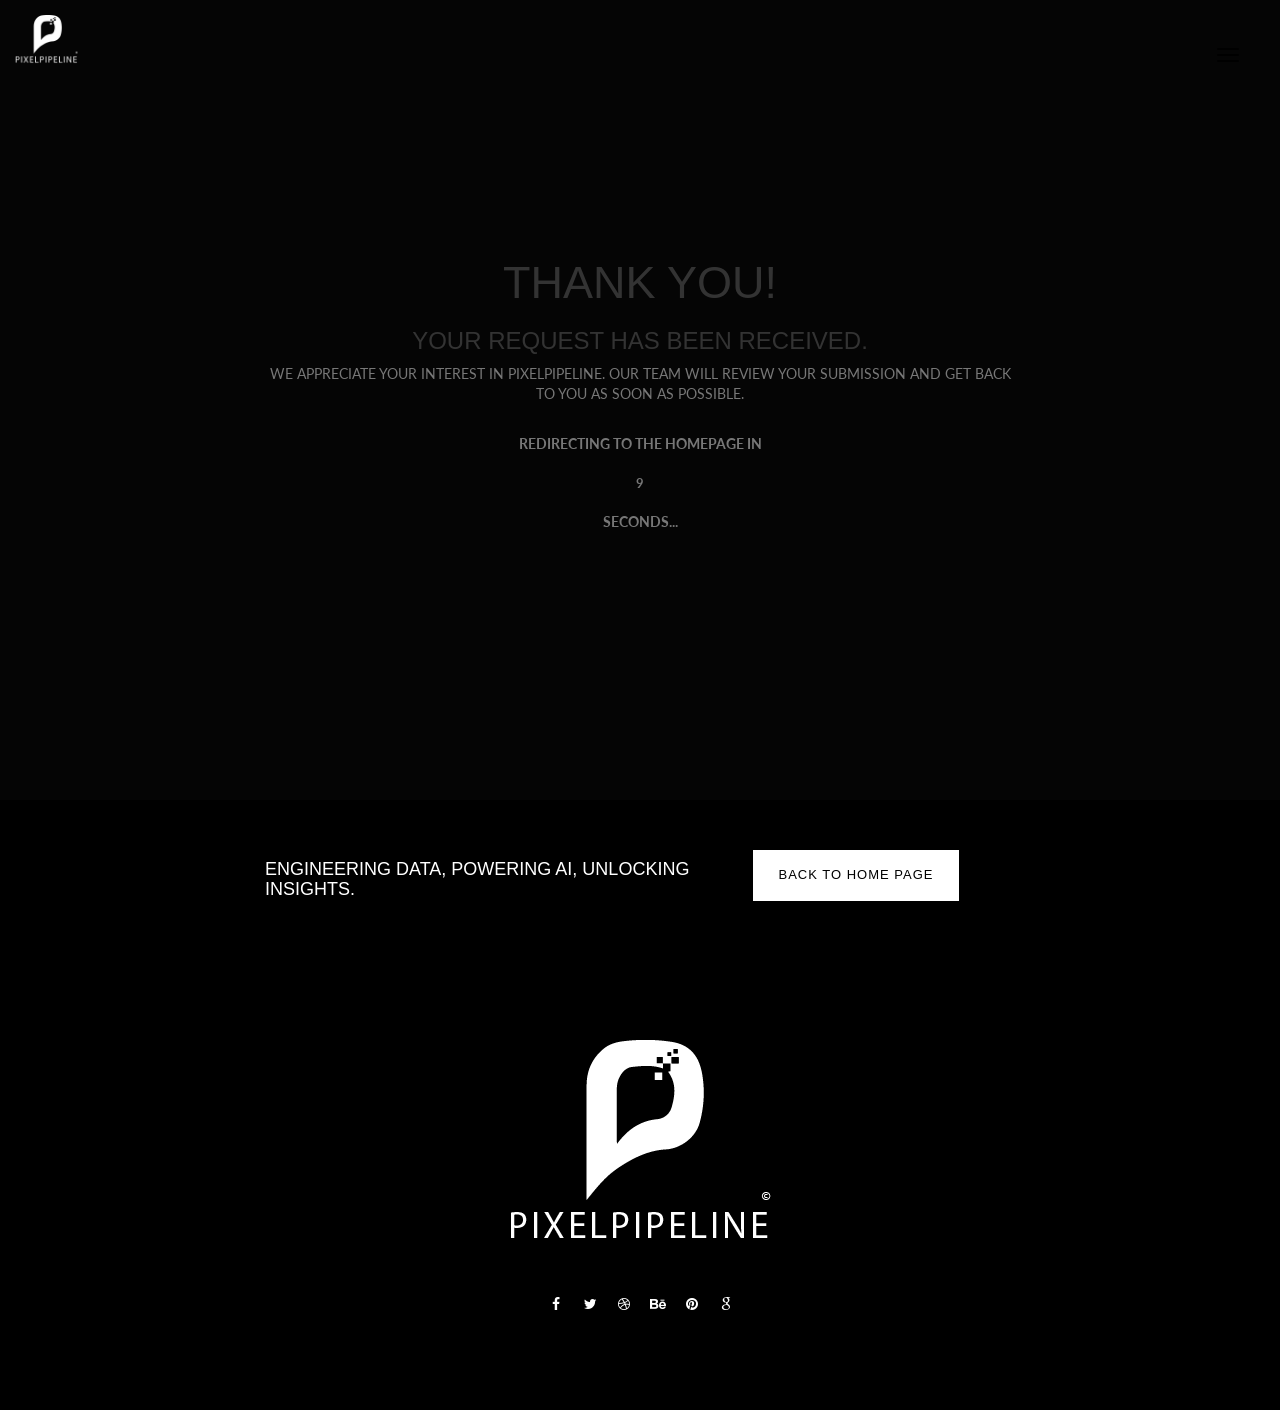
<file: thank-you.html>
<!DOCTYPE html>
<html lang="en">
<head>
    <title>Thank You | PixelPipeline - Data Engineering & AI Solutions</title>
    <meta charset="utf-8">
    <meta http-equiv="X-UA-Compatible" content="IE=edge">
    <meta name="viewport" content="width=device-width, initial-scale=1">
    <meta name="description" content="Thank you for reaching out to PixelPipeline. We will get back to you shortly.">
    <meta name="keywords" content="Data Engineering, AI, Cloud Solutions, PixelPipeline, Contact">
    <meta name="author" content="PixelPipeline"/>
    <meta http-equiv="refresh" content="5;url=index.html"> <!-- Auto redirect after 5 seconds -->

    <!-- Load Bootstrap -->
    <link rel="stylesheet" href="https://maxcdn.bootstrapcdn.com/bootstrap/3.3.5/css/bootstrap.min.css">
    <link href="https://fonts.googleapis.com/css?family=Lato" rel="stylesheet">
    <link rel="stylesheet" type="text/css" href="css/font-awesome.css">
    <link rel="stylesheet" type="text/css" href="css/style.css">
    <link rel="icon" href="img/favicon.png" type="image/png"/>
    
    <!-- Redirect Script with Countdown -->
    <script>
        let count = 10; // Countdown in seconds
        function countdown() {
            if (count > 0) {
                document.getElementById("redirect-countdown").textContent = count;
                count--;
                setTimeout(countdown, 1000);
            } else {
                window.location.href = "index.html"; // Redirect after countdown
            }
        }
        window.onload = countdown; // Start countdown on page load
    </script>
</head>
<body>
    <header>
        <nav class="navbar navbar-fixed-top" id="header-nav">
            <div class="container-fluid">
                <div class="navbar-header">
                    <a class="navbar-brand" href="index.html">
                        <img src="img/logo-white.png" class="logo-light"
                            alt="PixelPipeline - Data Engineering and AI Solutions">
                        <img src="img/logo.png" class="logo-dark"
                            alt="PixelPipeline - Data Engineering and AI Solutions">
                    </a>
                </div>
                <div class="primary-menu">
                    <button type="button" class="navbar-toggle collapsed" data-toggle="collapse" data-target="#navbar"
                        aria-expanded="false" aria-controls="navbar">
                        <span class="sr-only">Toggle navigation</span>
                        <span class="icon-bar"></span>
                        <span class="icon-bar"></span>
                        <span class="icon-bar"></span>
                    </button>
                    <div id="navbar" class="navbar-collapse collapse">
                        <ul class="nav navbar-nav">
                            <li><a href="index.html">Home</a></li>
                            <li><a href="index.html#portfolio">Services</a></li>
                            <li><a href="index.html#about">About</a></li>
                            <li><a href="index.html#contact">Contact</a></li>
                        </ul>
                    </div>
                </div>
            </div>
        </nav>
        
        <div class="main-head">
            <div class="container">
                <div class="row">
                    <div class="col-md-8 col-md-offset-2 text-center">
                        <h1>Thank You!</h1>
                        <h3>Your request has been received.</h3>
                        <p>We appreciate your interest in PixelPipeline. Our team will review your submission and get back to you as soon as possible.</p>
                        <p><strong>Redirecting to the homepage in <span id="redirect-countdown">5</span> seconds...</strong></p>
                    </div>
                </div>
            </div>
        </div>
    </header>

    <div class="call-to-action">
        <div class="container">
            <div class="row">
                <div class="col-md-5 col-md-offset-2">
                    <h4>Engineering Data, Powering AI, Unlocking Insights.</h4>
                </div>
                <div class="col-md-2 text-center">
                    <a href="index.html" class="btn btn-cta">Back to Home Page</a>
                </div>
            </div>
        </div>
    </div>

    <footer>
        <div class="container text-center">
            <img src="img/logo-white.png" class="logo-footer" alt="PixelPipeline - Data Engineering & AI Consulting">
            <ul class="social">
                <li><a href="https://facebook.com" target="_blank"><i class="fa fa-facebook"></i></a></li>
                <li><a href="https://twitter.com" target="_blank"><i class="fa fa-twitter"></i></a></li>
                <li><a href="https://dribbble.com" target="_blank"><i class="fa fa-dribbble"></i></a></li>
                <li><a href="https://www.behance.net" target="_blank"><i class="fa fa-behance"></i></a></li>
                <li><a href="https://www.pinterest.com" target="_blank"><i class="fa fa-pinterest"></i></a></li>
                <li><a href="https://www.google.com" target="_blank"><i class="fa fa-google"></i></a></li>
            </ul>
        </div>
    </footer>

    <!-- Load jQuery FIRST -->
    <script src="https://code.jquery.com/jquery-3.6.0.min.js"></script>

    <!-- Load Bootstrap AFTER jQuery -->
    <script src="https://maxcdn.bootstrapcdn.com/bootstrap/3.3.5/js/bootstrap.min.js"></script>

    <!-- Load Other Plugins AFTER jQuery -->
    <script src="js/jquery.mixitup.js"></script>
    <script src="js/jquery.magnific-popup.min.js"></script>
    <script src="js/smooth-scroll.js"></script>

    <!-- Load Your Custom Script LAST -->
    <script src="js/custom.js"></script>
</body>
</html>
</file>
<file: css/style.css>
a {
	color: #000;
}

a:hover,
a:focus {
	color: #000;
}

p {
	margin-bottom: 30px;
}

p,
h6,
address {
	font-family: 'Lato', sans-serif;
	color: #777;
}

h1,
h2,
h3,
h4,
h5,
h6 {
	text-transform: uppercase;
}


header {
	height: 800px;
	text-align: center;
	margin-bottom: 0;
	position: relative;
	overflow: hidden;
	background: none;
}

.video-background {
	position: absolute;
	top: 0;
	left: 0;
	height: 100%;
	width: 100%;
	overflow: hidden;
	z-index: -1;
}

.video-background video {
	position: absolute;
	top: 50%;
	left: 50%;
	width: auto;
	height: 100%;
	min-width: 100%;
	min-height: 100%;
	transform: translate(-50%, -50%);
	object-fit: cover;
}


section {
	padding: 50px 0;
}

section.no-padding {
	padding: 0;
}

figure {
	margin-bottom: 30px;
}

.container {
	position: relative;

}


.form-control {
	border-radius: 0;
	-webkit-box-shadow: none;
	box-shadow: none;
	-webkit-transition: none;
	-o-transition: none;
	transition: none;
	border-color: #8a8587;
	padding: 14px;
	font-size: 13px;
	height: auto;
	margin-bottom: 25px;
}

.form-control:focus {
	border-color: #000;
	outline: 0;
	-webkit-box-shadow: none;
	box-shadow: none;
}



textarea.form-control {
	height: 195px;
}

.title {
	text-align: center;
}

.title-left {
	text-align: left;
}

.title p {
	padding: 50px;
}

.section-text {}

.navbar-header {
	height: 90px;
}

.navbar-wooster {
	background: #fff;
	height: 70px;
}

.navbar-wooster .navbar-brand {
	padding-top: 8px;
}

.navbar-brand .logo-dark {
	display: none;
}
.navbar-brand .logo-light {
	display: block;
	height: 50px;
}

.navbar-wooster .navbar-brand .logo-dark {
	display: block;
	height: 50px;
}
.navbar-wooster .navbar-brand .logo-light {
	display: none;
}

.navbar-wooster .primary-menu {
	margin-top: 0;
	margin-left: -15px;
	margin-right: -15px;
}

.navbar-wooster .navbar-collapse {
	background-color: #fff;
}

.navbar-wooster .navbar-header {
	height: 50px;
}

.navbar-toggle {
	display: block !important;
	margin-top: 20px;
}

.navbar-toggle .icon-bar {
	background: #000;

}

.main-head h1 {
	text-transform: uppercase;
	font-size: 45px;
	position: relative;

}

.main-head h2 {
	text-transform: uppercase;
	position: relative;

}

.main-head span {
	margin-bottom: 20px;
	margin-top: 20px;
	font-size: 13px;
	display: block;

}

.main-head {
	text-transform: uppercase;
	width: 100%;
	position: absolute;
	top: 50%;
	-webkit-transform: translate(0, -50%);
	-moz-transform: translate(0, -50%);
	-ms-transform: translate(0, -50%);
	-o-transform: translate(0, -50%);
	transform: translate(0, -50%);
}



.divider {
	width: 80px;
	background: #000;
	height: 1px;
	display: block;
	margin: 20px auto;
}

.divider.divider-sm {
	width: 40px;
	margin: 20px 0;
}

.divider.divider-lg {
	width: 180px;
}

.btn {
	border-radius: 0;
	font-size: 13px;
	padding: 15px 40px;
	transition: all 0.3s;
}

.btn-lg {
	padding: 25px 50px;
}

.btn-lg.btn-primary {
	border-width: 2px;
}

.btn-primary {
	background: transparent;
	border: 1px solid #000;
	color: #000;
}

.btn-primary:hover,
.btn-primary:active,
.btn-primary:active:hover,
.btn-primary:focus {
	background: #000;
	color: #fff;
	border-color: #000;
}

.call-to-action {
	background: #000;
	color: #fff;
	padding: 50px 0;
}

.video {
	background-image: url(../img/keyboard.jpg);
	background-repeat: no-repeat;
	background-position: center;
	background-size: cover;
	height: 250px;
	color: #fff;
	position: relative;
}

.video-wrapper {
	background-color: rgba(0, 0, 0, 0.8);
	position: absolute;
	top: 0;
	left: 0;
	width: 100%;
	height: 100%;
}

.video .fa {
	font-size: 70px;
	color: #fff;
}

.centred-container {
	position: absolute;
	width: 100%;
	text-align: center;
	top: 50%;
	-webkit-transform: translate(0, -50%);
	-moz-transform: translate(0, -50%);
	-ms-transform: translate(0, -50%);
	-o-transform: translate(0, -50%);
	transform: translate(0, -50%);
}

.video h3 {
	margin-bottom: 30px;
}

.video .glyphicon {
	font-size: 70px;
}


/**********************
PORTFOLIO
***********************/
.centered-pills {
	text-align: center;
}

.centered-pills ul.nav-pills {
	display: inline-block;
	margin-bottom: 50px;
}

.centered-pills li {
	display: inline;
}

.centered-pills a {
	float: left;
}

.nav-pills>li>a {
	border-radius: 0;
	color: #000;
	border: 1px solid #000;
	margin-right: 20px;
}

.nav-pills>li>a:hover,
.nav-pills>li>a:focus,
.nav-pills>li>a.active {
	background: #000;
	border-color: #000;
	color: #fff;
}

#portfolio-grid .row,
#products-grid .row {
	display: flex;
	flex-wrap: wrap;
}

#portfolio-grid .row::before,
#portfolio-grid .row::after,
#products-grid .row::before,
#products-grid .row::after {
	display: none;
}

#portfolio-grid .mix {
	display: none;
}

/******
TESTIMONIAL
**********/
.testimonial {

	background: url(../img/pixelpipeline-background.jpg) no-repeat center;
	background-size: cover;
	position: relative;
}

.mask {
	width: 100%;
	height: 100%;
	display: block;
	background: rgba(0, 0, 0, 0.8);

}

.single-testimonial {
	padding: 80px 0;
	text-align: center;

}

.single-testimonial .fa {
	width: 50px;
	height: 50px;
	background-color: #fff;
	color: #000;
	margin-bottom: 30px;
	line-height: 50px;
	text-align: center;
	border-radius: 100%;
}

.testimonial p {
	font-size: 17px;
	text-transform: uppercase;
	color: #fff;
}

.testimonial h6 {
	color: #fff;
}

.team-member {
	position: relative;
	margin-bottom: 20px;
}

.team-member h6 {
	position: absolute;
	bottom: 0;
	left: 0;
	width: 100%;
	background: rgba(0, 0, 0, 0.8);
	color: #fff;
	margin: 0;
	text-align: center;
	padding: 30px 0;
}


.subscribe-input {
	text-align: left;
	width: 100%;
	border: 0 none;
	background: transparent;
	opacity: 0.9;
	border: 1px solid #fff;
	padding: 14px;
}

.btn-cta {
	background-color: #fff;
	border: 1px solid #fff;
	color: #000;
	font-weight: 400;
	letter-spacing: 1px;
	margin: 0;
	padding: 15px 25px;
	text-transform: uppercase;
	width: 100%;
}


address {
	text-align: center;
	margin-bottom: 70px;
}

address .fa {
	display: block;
	font-size: 33px;
	margin-bottom: 20px;
}

/**FOOTER**/
footer {
	background: #000;
	padding: 80px 0;
}

footer,
footer p {
	color: #fff;
}

footer a {
	color: #fff;
	font-weight: bold;
}

footer a:hover {
	color: #fff;
	text-decoration: underline;
}


.logo-footer {
	margin-bottom: 40px;
}

/*******************************
SOCIAL ICONS
******************************/
ul.social {
	list-style: none;
	margin: 0 0 10px 0;
	padding: 0;
}

ul.social li {
	display: inline-block;
	width: 30px;

}

ul.social li a {
	text-decoration: none;

}


ul.social li a i {
	color: #fff;
	width: 32px;
	height: 32px;
	display: block;
	line-height: 32px;
	text-align: center;
	border-radius: 100%;
	-webkit-transition: all 0.5;
	transition: all 0.5s;
}


ul.social li a i:hover,
ul.social li a i:focus {

	background-color: #fff;
	color: #000;

}


/*****************************
RESPONSIVE
******************************/
@media (min-width: 768px) {
	.primary-menu {
		position: relative;
		overflow: hidden;
		margin-top: 18px;
	}

	.primary-menu .navbar-nav {
		right: -75%;
		position: absolute;
		margin-top: 12px;
		opacity: 0;
		transition: 300ms all ease-in-out;
	}

	.primary-menu:hover .navbar-nav {
		right: 50px;
		opacity: 1;
	}
}

@media (max-width: 767px) {

	.navbar-toggle {
		margin-top: -45px;
	}

	.navbar-wooster .navbar-toggle {
		margin-top: -25px;
		padding: 0;
	}
}

@media (min-width: 992px) {
	.col-md-2 {
		width: auto !important;
		/* Resets Bootstrap's 16.666% width */
		display: flex;
		/* Ensures button alignment */
		justify-content: center;
		/* Centers button horizontally */
	}
}

.lightbox .lb-caption {
	font-size: 16px;
	line-height: 1.6;
	max-width: 800px;
	margin: 0 auto;
	text-align: center;
}

.blurred-text-container {
	background: rgba(255, 255, 255, 0.2);
	/* translucent white */
	backdrop-filter: blur(10px);
	-webkit-backdrop-filter: blur(10px);

}

/* --- Styles extracted from index.html --- */
header {
	position: relative;
	min-height: 760px;
	overflow: hidden;
	background: #050505;
}

.hero-slider {
	position: absolute;
	inset: 0;
	z-index: 0;
}

.hero-slide {
	position: absolute;
	inset: 0;
	opacity: 0;
	transition: opacity 1.1s ease-in-out;
	background-size: cover;
	background-position: center;
	background-color: #050505;
}

.hero-slide.active {
	opacity: 1;
}

.hero-slide::before {
	content: "";
	position: absolute;
	inset: 0;
	background: linear-gradient(90deg, rgba(0, 0, 0, .78), rgba(0, 0, 0, .35), rgba(0, 0, 0, .75));
}

.hero-slide video {
	width: 100%;
	height: 100%;
	object-fit: cover;
	opacity: .66;
}

.hero-content {
	position: relative;
	z-index: 2;
	min-height: 760px;
	display: flex;
	align-items: center;
	padding-top: 130px;
	color: #fff;
}

.hero-kicker {
	letter-spacing: 4px;
	text-transform: uppercase;
	font-size: 13px;
	color: #d8d8d8;
	margin-bottom: 18px;
}

.hero-title {
	font-size: 62px;
	line-height: 1.02;
	font-weight: 900;
	text-transform: uppercase;
	margin-bottom: 20px;
}

.hero-title a, 
.hero-title a:hover, 
.hero-title a:focus {
	color: inherit;
	text-decoration: none;
}

.hero-subtitle {
	font-size: 22px;
	line-height: 1.45;
	max-width: 680px;
	color: #eeeeee;
	margin-bottom: 26px;
}

.hero-bullets {
	margin: 0 0 32px 0;
	padding: 0;
	list-style: none;
}

.hero-bullets li {
	display: inline-block;
	margin: 0 16px 10px 0;
	padding: 8px 14px;
	border: 1px solid rgba(255, 255, 255, .35);
	background: rgba(255, 255, 255, .08);
	font-size: 13px;
	text-transform: uppercase;
	letter-spacing: 1px;
}

.btn-hero {
	background: transparent;
	color: #fff;
	border: 2px solid rgba(255, 255, 255, .8);
	padding: 14px 28px;
	text-transform: uppercase;
	letter-spacing: 1px;
	font-weight: 700;
	margin-right: 12px;
}

.btn-hero:hover {
	background: #fff;
	color: #000;
	text-decoration: none;
}

.btn-ghost {
	background: transparent;
	color: #fff;
	border: 2px solid rgba(255, 255, 255, .8);
	padding: 14px 28px;
	text-transform: uppercase;
	letter-spacing: 1px;
	font-weight: 700;
}

.btn-ghost:hover {
	background: #fff;
	color: #000;
	text-decoration: none;
}

.hero-dots {
	position: absolute;
	z-index: 3;
	left: 50%;
	transform: translateX(-50%);
	bottom: 34px;
}

.hero-dot {
	width: 42px;
	height: 4px;
	border: none;
	background: rgba(255, 255, 255, .35);
	margin: 0 5px;
}

.hero-dot.active {
	background: #fff;
}

@media (max-width: 768px) {

	header,
	.hero-content {
		min-height: 700px;
	}

	.hero-title {
		font-size: 38px;
	}

	.hero-subtitle {
		font-size: 18px;
	}

	.btn-hero,
	.btn-ghost {
		display: block;
		width: 100%;
		margin: 10px 0;
		text-align: center;
	}
}

.how-it-works {
	background: #050505;
	color: #fff;
	padding: 75px 0;
}

.how-it-works .title h2,
.how-it-works .step h4 {
	color: #fff;
}

.how-it-works .title h6 {
	color: #d8d8d8;
}

.step {
	text-align: center;
	padding: 20px;
}

.step-number {
	width: 72px;
	height: 72px;
	border: 3px solid #fff;
	border-radius: 50%;
	line-height: 66px;
	margin: 0 auto 22px;
	font-weight: 900;
	font-size: 28px;
	color: #fff;
}

.step h4 {
	text-transform: uppercase;
	font-weight: 700;
	font-size: 18px;
	margin-bottom: 15px;
	letter-spacing: 1px;
}

.step p {
	color: #cfcfcf;
}

.trust-box {
	background: #fff;
	border-left: 5px solid #111;
	padding: 26px;
	margin-top: 22px;
	box-shadow: 0 8px 30px rgba(0, 0, 0, .07);
}

.highlight-insurance {
	background-color: #000;
	color: #fff !important;
	font-weight: bold;
	padding: 2px 6px;
	border-radius: 3px;
	line-height: 1.6;
}

.highlight-insurance:hover {
	text-decoration: underline;
	color: #fff !important;
}

.final-cta {
	background: #050505;
	color: #fff;
	padding: 70px 0;
	text-align: center;
}
</file>
<file: css/project.css>
header {
    height: auto !important;
    padding-bottom: 50px;
}

.main-head {
    position: relative !important;
    top: 0 !important;
    transform: none !important;
    padding-top: 120px;
    margin-bottom: 40px;
    text-align: center;
}

.project-image-container {
    margin-top: 24px;
    margin-bottom: 24px;
    border-radius: 0;
    overflow: hidden;
    background: transparent;
    border: none;
    box-shadow: none;
}

.project-image-container img {
    width: 100%;
    height: auto;
}

.detailed-description {
    text-align: left;
    margin-top: 40px;
    font-family: -apple-system, BlinkMacSystemFont, "Segoe UI", Helvetica, Arial, sans-serif, "Apple Color Emoji", "Segoe UI Emoji";
    font-size: 16px;
    line-height: 1.5;
    color: #c9d1d9;
    background-color: #0d1117;
    padding: 32px;
    border-radius: 0;
    border: 1px solid #30363d;
}

.detailed-description h2 {
    color: #c9d1d9;
    padding-bottom: 0.3em;
    font-size: 1.5em;
    border-bottom: 1px solid #21262d;
    font-weight: 600;
    margin-top: 24px;
    margin-bottom: 16px;
    text-transform: none !important;
}

.detailed-description h5 {
    font-size: 1.25em;
    color: #c9d1d9;
    font-weight: 600;
    margin-top: 24px;
    margin-bottom: 16px;
    text-transform: none;
    line-height: 1.25;
}

.detailed-description p {
    font-size: 16px;
    line-height: 1.5;
    color: #c9d1d9;
    margin-bottom: 16px;
    font-family: inherit;
    text-transform: none;
}

.detailed-description ul {
    padding-left: 2em;
    margin-top: 0;
    margin-bottom: 16px;
    color: #c9d1d9;
}

.detailed-description li {
    margin-top: 0.25em;
    text-transform: none;
}

.detailed-description code {
    padding: 0.2em 0.4em;
    margin: 0;
    font-size: 85%;
    background-color: rgba(110, 118, 129, 0.4);
    border-radius: 6px;
    color: #c9d1d9;
    font-family: ui-monospace, SFMono-Regular, SF Mono, Menlo, Consolas, Liberation Mono, monospace;
}

/* Ensure navbar brand img stays small as in home page */
.navbar-brand img {
    height: 50px;
    width: auto;
}
</file>
